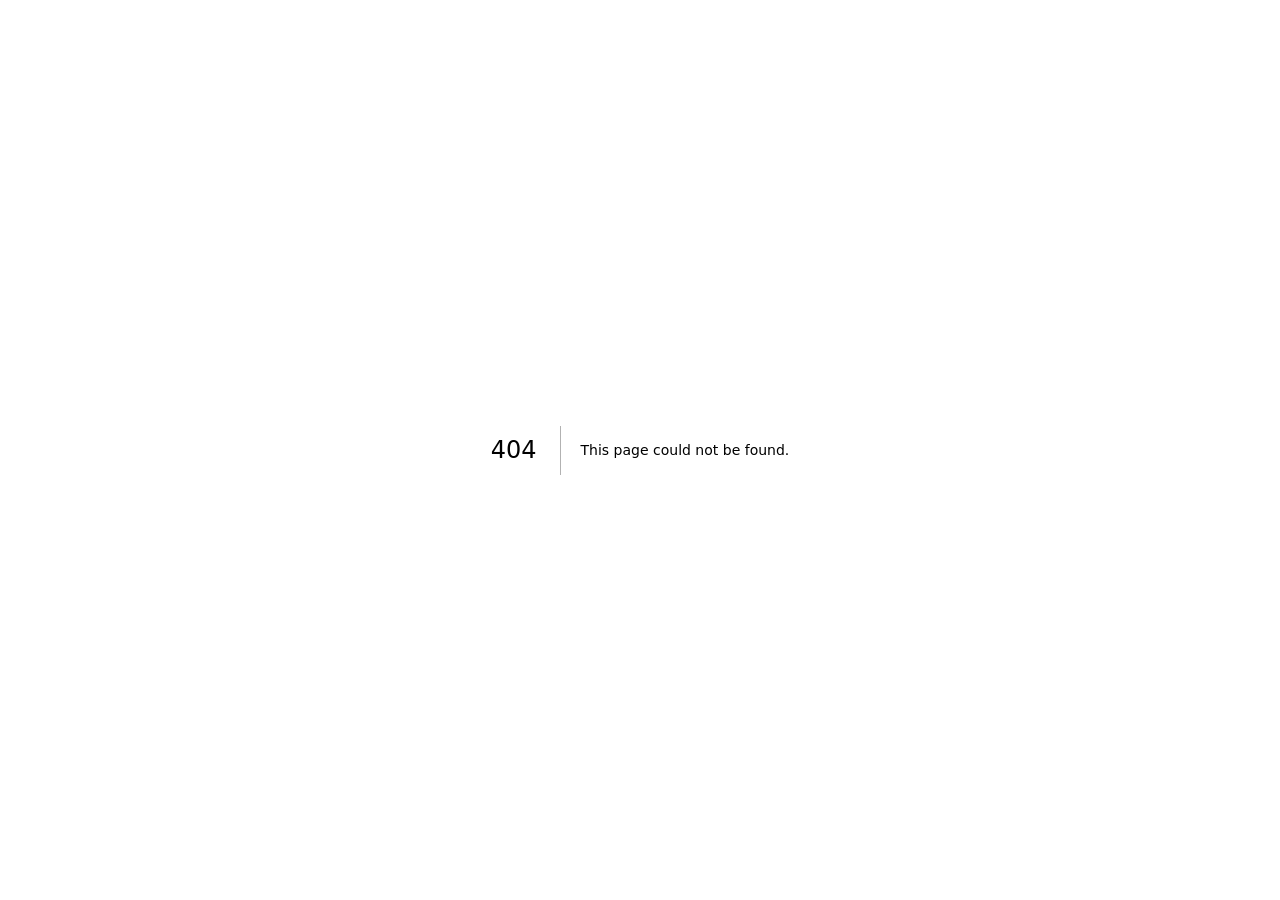
<file: 404/index.html>
<!DOCTYPE html><!--JLvhQaUQY6eGGxtULDHau--><html lang="ru"><head><meta charSet="utf-8"/><meta name="viewport" content="width=device-width, initial-scale=1"/><link rel="stylesheet" href="/_next/static/chunks/53890b832819b041.css" data-precedence="next"/><link rel="preload" as="script" fetchPriority="low" href="/_next/static/chunks/b5c73e02ab146a68.js"/><script src="/_next/static/chunks/94a0e9d27b5d7242.js" async=""></script><script src="/_next/static/chunks/8c8c28f39a86109c.js" async=""></script><script src="/_next/static/chunks/a7419f10514767cb.js" async=""></script><script src="/_next/static/chunks/3ba36db6a8e75c89.js" async=""></script><script src="/_next/static/chunks/a191666cb37a6650.js" async=""></script><script src="/_next/static/chunks/turbopack-c7a43bd351a46e70.js" async=""></script><script src="/_next/static/chunks/fc6aa991cc11b3aa.js" async=""></script><script src="/_next/static/chunks/f9743ea6b10818fc.js" async=""></script><script src="/_next/static/chunks/c6190d516b972bb6.js" async=""></script><script src="/_next/static/chunks/49e9059f9f179002.js" async=""></script><script src="/_next/static/chunks/178c5a3c6e7ffe60.js" async=""></script><script src="/_next/static/chunks/c09cca1f9ece8c27.js" async=""></script><script src="/_next/static/chunks/3510f6c2be0c476b.js" async=""></script><script src="/_next/static/chunks/4fa349a540596eb1.js" async=""></script><script src="/_next/static/chunks/82b742aba8b12f30.js" async=""></script><script src="/_next/static/chunks/ff1a16fafef87110.js" async=""></script><script src="/_next/static/chunks/510d145833bbde48.js" async=""></script><link rel="apple-touch-icon" href="/logo-3.png"/><link rel="icon" href="/logo-3.png"/><meta name="apple-mobile-web-app-capable" content="yes"/><meta name="apple-mobile-web-app-title" content="Hodleague"/><meta name="apple-mobile-web-app-status-bar-style" content="default"/><link rel="preconnect" href="https://uat.hodleague.com" crossorigin="anonymous"/><link rel="dns-prefetch" href="https://uat.hodleague.com"/><title>404: This page could not be found.</title><meta name="robots" content="noindex"/><meta name="next-size-adjust" content=""/><title>Hodleague</title><meta name="description" content="Build your crypto deck, compete in tournaments, and prove you&#x27;re the real alpha. Fantasy league for crypto degens."/><meta name="mobile-web-app-capable" content="yes"/><meta name="apple-mobile-web-app-title" content="Hodleague"/><meta name="apple-mobile-web-app-status-bar-style" content="default"/><meta property="og:title" content="Hodleague"/><meta property="og:description" content="Build your crypto deck, compete in tournaments, and prove you&#x27;re the real alpha. Fantasy league for crypto degens."/><meta property="og:url" content="https://hodleague.com/"/><meta property="og:site_name" content="Hodleague"/><meta property="og:image" content="https://hodleague.com/logo-3.png"/><meta property="og:image:width" content="512"/><meta property="og:image:height" content="512"/><meta property="og:image:alt" content="Hodleague"/><meta property="og:type" content="website"/><meta name="twitter:card" content="summary"/><meta name="twitter:title" content="Hodleague"/><meta name="twitter:description" content="Build your crypto deck, compete in tournaments, and prove you&#x27;re the real alpha. Fantasy league for crypto degens."/><meta name="twitter:image" content="https://hodleague.com/logo-3.png"/><link rel="icon" href="/favicon.ico?favicon.8103ba68.ico" sizes="32x32" type="image/x-icon"/><link rel="icon" href="/logo-3.png"/><link rel="apple-touch-icon" href="/logo-3.png"/><script>(function(){var q=location.search;if(!q||q.length<2)return;var params=new URLSearchParams(q.slice(1));var o={};var us=params.get('utm_source');if(us)o.utm_source=us;var um=params.get('utm_medium');if(um)o.utm_medium=um;var uc=params.get('utm_campaign');if(uc)o.utm_campaign=uc;var ml=params.get('fc_ml_id');if(ml)o.marketing_link_id=ml;if(!Object.keys(o).length)return;sessionStorage.setItem('hodleague_acquisition',JSON.stringify(o));})();</script><script>(function(){var p=location.pathname.replace(/\/$/,'')||'/';var b="";var r=b?p===b||p===b+'/':p===''||p==='/';if(r){var sq=location.search||'';var h=location.hash||'';location.replace((b?b+'/':'/')+'tournament/'+sq+h);}})();</script><script>(function(){var t=localStorage.getItem('hodleague-theme');if(t==='dark')document.documentElement.setAttribute('data-theme','dark');else if(t==='light')document.documentElement.setAttribute('data-theme','light');})();</script><script src="/_next/static/chunks/a6dad97d9634a72d.js" noModule=""></script></head><body class="instrument_sans_d1ca5634-module__PTTdIG__variable league_gothic_f760cda8-module__BmGifa__variable antialiased"><div hidden=""><!--$--><!--/$--></div><!--$!--><template data-dgst="BAILOUT_TO_CLIENT_SIDE_RENDERING"></template><!--/$--><div style="font-family:system-ui,&quot;Segoe UI&quot;,Roboto,Helvetica,Arial,sans-serif,&quot;Apple Color Emoji&quot;,&quot;Segoe UI Emoji&quot;;height:100vh;text-align:center;display:flex;flex-direction:column;align-items:center;justify-content:center"><div><style>body{color:#000;background:#fff;margin:0}.next-error-h1{border-right:1px solid rgba(0,0,0,.3)}@media (prefers-color-scheme:dark){body{color:#fff;background:#000}.next-error-h1{border-right:1px solid rgba(255,255,255,.3)}}</style><h1 class="next-error-h1" style="display:inline-block;margin:0 20px 0 0;padding:0 23px 0 0;font-size:24px;font-weight:500;vertical-align:top;line-height:49px">404</h1><div style="display:inline-block"><h2 style="font-size:14px;font-weight:400;line-height:49px;margin:0">This page could not be found.</h2></div></div></div><!--$--><!--/$--><script src="/_next/static/chunks/b5c73e02ab146a68.js" id="_R_" async=""></script><script>(self.__next_f=self.__next_f||[]).push([0])</script><script>self.__next_f.push([1,"1:\"$Sreact.fragment\"\n2:I[28739,[\"/_next/static/chunks/fc6aa991cc11b3aa.js\",\"/_next/static/chunks/f9743ea6b10818fc.js\",\"/_next/static/chunks/c6190d516b972bb6.js\",\"/_next/static/chunks/49e9059f9f179002.js\",\"/_next/static/chunks/178c5a3c6e7ffe60.js\",\"/_next/static/chunks/c09cca1f9ece8c27.js\",\"/_next/static/chunks/3510f6c2be0c476b.js\",\"/_next/static/chunks/4fa349a540596eb1.js\",\"/_next/static/chunks/82b742aba8b12f30.js\"],\"Providers\"]\n3:I[39756,[\"/_next/static/chunks/ff1a16fafef87110.js\",\"/_next/static/chunks/510d145833bbde48.js\"],\"default\"]\n4:I[37457,[\"/_next/static/chunks/ff1a16fafef87110.js\",\"/_next/static/chunks/510d145833bbde48.js\"],\"default\"]\n9:I[68027,[\"/_next/static/chunks/ff1a16fafef87110.js\",\"/_next/static/chunks/510d145833bbde48.js\"],\"default\"]\n:HL[\"/_next/static/chunks/53890b832819b041.css\",\"style\"]\n"])</script><script>self.__next_f.push([1,"0:{\"P\":null,\"b\":\"JLvhQaUQY6eGGxtULDHau\",\"c\":[\"\",\"_not-found\",\"\"],\"q\":\"\",\"i\":false,\"f\":[[[\"\",{\"children\":[\"/_not-found\",{\"children\":[\"__PAGE__\",{}]}]},\"$undefined\",\"$undefined\",true],[[\"$\",\"$1\",\"c\",{\"children\":[[[\"$\",\"link\",\"0\",{\"rel\":\"stylesheet\",\"href\":\"/_next/static/chunks/53890b832819b041.css\",\"precedence\":\"next\",\"crossOrigin\":\"$undefined\",\"nonce\":\"$undefined\"}],[\"$\",\"script\",\"script-0\",{\"src\":\"/_next/static/chunks/fc6aa991cc11b3aa.js\",\"async\":true,\"nonce\":\"$undefined\"}],[\"$\",\"script\",\"script-1\",{\"src\":\"/_next/static/chunks/f9743ea6b10818fc.js\",\"async\":true,\"nonce\":\"$undefined\"}],[\"$\",\"script\",\"script-2\",{\"src\":\"/_next/static/chunks/c6190d516b972bb6.js\",\"async\":true,\"nonce\":\"$undefined\"}],[\"$\",\"script\",\"script-3\",{\"src\":\"/_next/static/chunks/49e9059f9f179002.js\",\"async\":true,\"nonce\":\"$undefined\"}],[\"$\",\"script\",\"script-4\",{\"src\":\"/_next/static/chunks/178c5a3c6e7ffe60.js\",\"async\":true,\"nonce\":\"$undefined\"}],[\"$\",\"script\",\"script-5\",{\"src\":\"/_next/static/chunks/c09cca1f9ece8c27.js\",\"async\":true,\"nonce\":\"$undefined\"}],[\"$\",\"script\",\"script-6\",{\"src\":\"/_next/static/chunks/3510f6c2be0c476b.js\",\"async\":true,\"nonce\":\"$undefined\"}],[\"$\",\"script\",\"script-7\",{\"src\":\"/_next/static/chunks/4fa349a540596eb1.js\",\"async\":true,\"nonce\":\"$undefined\"}],[\"$\",\"script\",\"script-8\",{\"src\":\"/_next/static/chunks/82b742aba8b12f30.js\",\"async\":true,\"nonce\":\"$undefined\"}]],[\"$\",\"html\",null,{\"lang\":\"ru\",\"suppressHydrationWarning\":true,\"children\":[[\"$\",\"head\",null,{\"children\":[[\"$\",\"link\",null,{\"rel\":\"apple-touch-icon\",\"href\":\"/logo-3.png\"}],[\"$\",\"link\",null,{\"rel\":\"icon\",\"href\":\"/logo-3.png\"}],[\"$\",\"meta\",null,{\"name\":\"apple-mobile-web-app-capable\",\"content\":\"yes\"}],[\"$\",\"meta\",null,{\"name\":\"apple-mobile-web-app-title\",\"content\":\"Hodleague\"}],[\"$\",\"meta\",null,{\"name\":\"apple-mobile-web-app-status-bar-style\",\"content\":\"default\"}],[\"$\",\"script\",null,{\"dangerouslySetInnerHTML\":{\"__html\":\"(function(){var q=location.search;if(!q||q.length\u003c2)return;var params=new URLSearchParams(q.slice(1));var o={};var us=params.get('utm_source');if(us)o.utm_source=us;var um=params.get('utm_medium');if(um)o.utm_medium=um;var uc=params.get('utm_campaign');if(uc)o.utm_campaign=uc;var ml=params.get('fc_ml_id');if(ml)o.marketing_link_id=ml;if(!Object.keys(o).length)return;sessionStorage.setItem('hodleague_acquisition',JSON.stringify(o));})();\"}}],[\"$\",\"script\",null,{\"dangerouslySetInnerHTML\":{\"__html\":\"(function(){var p=location.pathname.replace(/\\\\/$/,'')||'/';var b=\\\"\\\";var r=b?p===b||p===b+'/':p===''||p==='/';if(r){var sq=location.search||'';var h=location.hash||'';location.replace((b?b+'/':'/')+'tournament/'+sq+h);}})();\"}}],[\"$\",\"link\",null,{\"rel\":\"preconnect\",\"href\":\"https://uat.hodleague.com\",\"crossOrigin\":\"anonymous\"}],[\"$\",\"link\",null,{\"rel\":\"dns-prefetch\",\"href\":\"https://uat.hodleague.com\"}],[\"$\",\"script\",null,{\"dangerouslySetInnerHTML\":{\"__html\":\"(function(){var t=localStorage.getItem('hodleague-theme');if(t==='dark')document.documentElement.setAttribute('data-theme','dark');else if(t==='light')document.documentElement.setAttribute('data-theme','light');})();\"}}]]}],[\"$\",\"body\",null,{\"className\":\"instrument_sans_d1ca5634-module__PTTdIG__variable league_gothic_f760cda8-module__BmGifa__variable antialiased\",\"children\":[\"$\",\"$L2\",null,{\"children\":[\"$\",\"$L3\",null,{\"parallelRouterKey\":\"children\",\"error\":\"$undefined\",\"errorStyles\":\"$undefined\",\"errorScripts\":\"$undefined\",\"template\":[\"$\",\"$L4\",null,{}],\"templateStyles\":\"$undefined\",\"templateScripts\":\"$undefined\",\"notFound\":[[[\"$\",\"title\",null,{\"children\":\"404: This page could not be found.\"}],[\"$\",\"div\",null,{\"style\":{\"fontFamily\":\"system-ui,\\\"Segoe UI\\\",Roboto,Helvetica,Arial,sans-serif,\\\"Apple Color Emoji\\\",\\\"Segoe UI Emoji\\\"\",\"height\":\"100vh\",\"textAlign\":\"center\",\"display\":\"flex\",\"flexDirection\":\"column\",\"alignItems\":\"center\",\"justifyContent\":\"center\"},\"children\":[\"$\",\"div\",null,{\"children\":[[\"$\",\"style\",null,{\"dangerouslySetInnerHTML\":{\"__html\":\"body{color:#000;background:#fff;margin:0}.next-error-h1{border-right:1px solid rgba(0,0,0,.3)}@media (prefers-color-scheme:dark){body{color:#fff;background:#000}.next-error-h1{border-right:1px solid rgba(255,255,255,.3)}}\"}}],[\"$\",\"h1\",null,{\"className\":\"next-error-h1\",\"style\":{\"display\":\"inline-block\",\"margin\":\"0 20px 0 0\",\"padding\":\"0 23px 0 0\",\"fontSize\":24,\"fontWeight\":500,\"verticalAlign\":\"top\",\"lineHeight\":\"49px\"},\"children\":404}],\"$L5\"]}]}]],[]],\"forbidden\":\"$undefined\",\"unauthorized\":\"$undefined\"}]}]}]]}]]}],{\"children\":[\"$L6\",{\"children\":[\"$L7\",{},null,false,false]},null,false,false]},null,false,false],\"$L8\",false]],\"m\":\"$undefined\",\"G\":[\"$9\",\"$undefined\"],\"S\":true}\n"])</script><script>self.__next_f.push([1,"a:I[97367,[\"/_next/static/chunks/ff1a16fafef87110.js\",\"/_next/static/chunks/510d145833bbde48.js\"],\"OutletBoundary\"]\nb:\"$Sreact.suspense\"\nd:I[97367,[\"/_next/static/chunks/ff1a16fafef87110.js\",\"/_next/static/chunks/510d145833bbde48.js\"],\"ViewportBoundary\"]\nf:I[97367,[\"/_next/static/chunks/ff1a16fafef87110.js\",\"/_next/static/chunks/510d145833bbde48.js\"],\"MetadataBoundary\"]\n5:[\"$\",\"div\",null,{\"style\":{\"display\":\"inline-block\"},\"children\":[\"$\",\"h2\",null,{\"style\":{\"fontSize\":14,\"fontWeight\":400,\"lineHeight\":\"49px\",\"margin\":0},\"children\":\"This page could not be found.\"}]}]\n6:[\"$\",\"$1\",\"c\",{\"children\":[null,[\"$\",\"$L3\",null,{\"parallelRouterKey\":\"children\",\"error\":\"$undefined\",\"errorStyles\":\"$undefined\",\"errorScripts\":\"$undefined\",\"template\":[\"$\",\"$L4\",null,{}],\"templateStyles\":\"$undefined\",\"templateScripts\":\"$undefined\",\"notFound\":\"$undefined\",\"forbidden\":\"$undefined\",\"unauthorized\":\"$undefined\"}]]}]\n7:[\"$\",\"$1\",\"c\",{\"children\":[[[\"$\",\"title\",null,{\"children\":\"404: This page could not be found.\"}],[\"$\",\"div\",null,{\"style\":\"$0:f:0:1:0:props:children:1:props:children:1:props:children:props:children:props:notFound:0:1:props:style\",\"children\":[\"$\",\"div\",null,{\"children\":[[\"$\",\"style\",null,{\"dangerouslySetInnerHTML\":{\"__html\":\"body{color:#000;background:#fff;margin:0}.next-error-h1{border-right:1px solid rgba(0,0,0,.3)}@media (prefers-color-scheme:dark){body{color:#fff;background:#000}.next-error-h1{border-right:1px solid rgba(255,255,255,.3)}}\"}}],[\"$\",\"h1\",null,{\"className\":\"next-error-h1\",\"style\":\"$0:f:0:1:0:props:children:1:props:children:1:props:children:props:children:props:notFound:0:1:props:children:props:children:1:props:style\",\"children\":404}],[\"$\",\"div\",null,{\"style\":\"$5:props:style\",\"children\":[\"$\",\"h2\",null,{\"style\":\"$5:props:children:props:style\",\"children\":\"This page could not be found.\"}]}]]}]}]],null,[\"$\",\"$La\",null,{\"children\":[\"$\",\"$b\",null,{\"name\":\"Next.MetadataOutlet\",\"children\":\"$@c\"}]}]]}]\n8:[\"$\",\"$1\",\"h\",{\"children\":[[\"$\",\"meta\",null,{\"name\":\"robots\",\"content\":\"noindex\"}],[\"$\",\"$Ld\",null,{\"children\":\"$Le\"}],[\"$\",\"div\",null,{\"hidden\":true,\"children\":[\"$\",\"$Lf\",null,{\"children\":[\"$\",\"$b\",null,{\"name\":\"Next.Metadata\",\"children\":\"$L10\"}]}]}],[\"$\",\"meta\",null,{\"name\":\"next-size-adjust\",\"content\":\"\"}]]}]\n"])</script><script>self.__next_f.push([1,"e:[[\"$\",\"meta\",\"0\",{\"charSet\":\"utf-8\"}],[\"$\",\"meta\",\"1\",{\"name\":\"viewport\",\"content\":\"width=device-width, initial-scale=1\"}]]\n"])</script><script>self.__next_f.push([1,"11:I[27201,[\"/_next/static/chunks/ff1a16fafef87110.js\",\"/_next/static/chunks/510d145833bbde48.js\"],\"IconMark\"]\nc:null\n"])</script><script>self.__next_f.push([1,"10:[[\"$\",\"title\",\"0\",{\"children\":\"Hodleague\"}],[\"$\",\"meta\",\"1\",{\"name\":\"description\",\"content\":\"Build your crypto deck, compete in tournaments, and prove you're the real alpha. Fantasy league for crypto degens.\"}],[\"$\",\"meta\",\"2\",{\"name\":\"mobile-web-app-capable\",\"content\":\"yes\"}],[\"$\",\"meta\",\"3\",{\"name\":\"apple-mobile-web-app-title\",\"content\":\"Hodleague\"}],[\"$\",\"meta\",\"4\",{\"name\":\"apple-mobile-web-app-status-bar-style\",\"content\":\"default\"}],[\"$\",\"meta\",\"5\",{\"property\":\"og:title\",\"content\":\"Hodleague\"}],[\"$\",\"meta\",\"6\",{\"property\":\"og:description\",\"content\":\"Build your crypto deck, compete in tournaments, and prove you're the real alpha. Fantasy league for crypto degens.\"}],[\"$\",\"meta\",\"7\",{\"property\":\"og:url\",\"content\":\"https://hodleague.com/\"}],[\"$\",\"meta\",\"8\",{\"property\":\"og:site_name\",\"content\":\"Hodleague\"}],[\"$\",\"meta\",\"9\",{\"property\":\"og:image\",\"content\":\"https://hodleague.com/logo-3.png\"}],[\"$\",\"meta\",\"10\",{\"property\":\"og:image:width\",\"content\":\"512\"}],[\"$\",\"meta\",\"11\",{\"property\":\"og:image:height\",\"content\":\"512\"}],[\"$\",\"meta\",\"12\",{\"property\":\"og:image:alt\",\"content\":\"Hodleague\"}],[\"$\",\"meta\",\"13\",{\"property\":\"og:type\",\"content\":\"website\"}],[\"$\",\"meta\",\"14\",{\"name\":\"twitter:card\",\"content\":\"summary\"}],[\"$\",\"meta\",\"15\",{\"name\":\"twitter:title\",\"content\":\"Hodleague\"}],[\"$\",\"meta\",\"16\",{\"name\":\"twitter:description\",\"content\":\"Build your crypto deck, compete in tournaments, and prove you're the real alpha. Fantasy league for crypto degens.\"}],[\"$\",\"meta\",\"17\",{\"name\":\"twitter:image\",\"content\":\"https://hodleague.com/logo-3.png\"}],[\"$\",\"link\",\"18\",{\"rel\":\"icon\",\"href\":\"/favicon.ico?favicon.8103ba68.ico\",\"sizes\":\"32x32\",\"type\":\"image/x-icon\"}],[\"$\",\"link\",\"19\",{\"rel\":\"icon\",\"href\":\"/logo-3.png\"}],[\"$\",\"link\",\"20\",{\"rel\":\"apple-touch-icon\",\"href\":\"/logo-3.png\"}],[\"$\",\"$L11\",\"21\",{}]]\n"])</script></body></html>
</file>
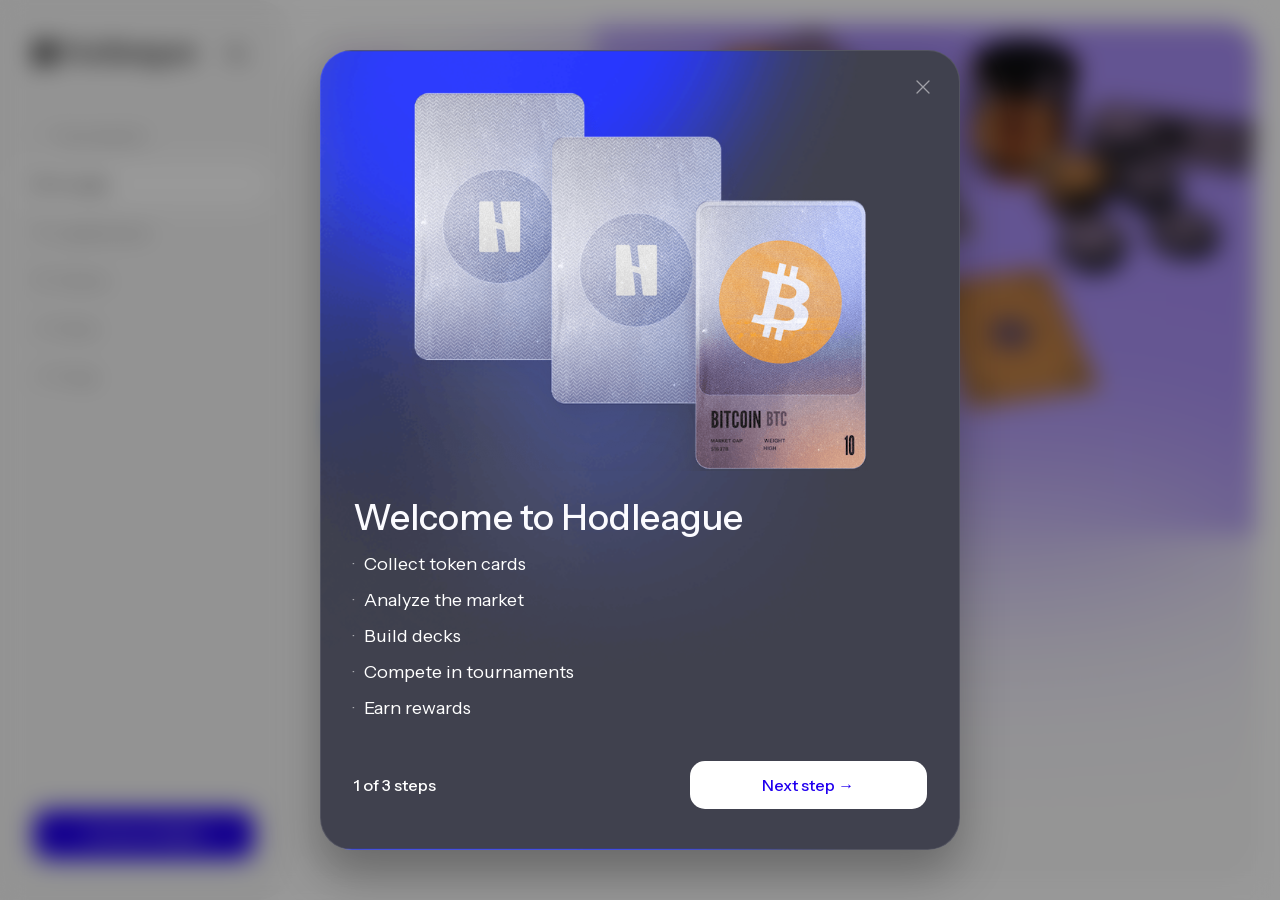
<file: arcade/index.html>
<!DOCTYPE html><!--JLvhQaUQY6eGGxtULDHau--><html lang="ru"><head><meta charSet="utf-8"/><meta name="viewport" content="width=device-width, initial-scale=1"/><link rel="preload" href="/_next/static/media/011cc18608a24a6f-s.p.d92c1f67.woff2" as="font" crossorigin="" type="font/woff2"/><link rel="preload" href="/_next/static/media/f06bf9da926bae75-s.p.c68a79fb.woff2" as="font" crossorigin="" type="font/woff2"/><link rel="stylesheet" href="/_next/static/chunks/53890b832819b041.css" data-precedence="next"/><link rel="preload" as="script" fetchPriority="low" href="/_next/static/chunks/b5c73e02ab146a68.js"/><script src="/_next/static/chunks/94a0e9d27b5d7242.js" async=""></script><script src="/_next/static/chunks/8c8c28f39a86109c.js" async=""></script><script src="/_next/static/chunks/a7419f10514767cb.js" async=""></script><script src="/_next/static/chunks/3ba36db6a8e75c89.js" async=""></script><script src="/_next/static/chunks/a191666cb37a6650.js" async=""></script><script src="/_next/static/chunks/turbopack-c7a43bd351a46e70.js" async=""></script><script src="/_next/static/chunks/fc6aa991cc11b3aa.js" async=""></script><script src="/_next/static/chunks/f9743ea6b10818fc.js" async=""></script><script src="/_next/static/chunks/c6190d516b972bb6.js" async=""></script><script src="/_next/static/chunks/49e9059f9f179002.js" async=""></script><script src="/_next/static/chunks/178c5a3c6e7ffe60.js" async=""></script><script src="/_next/static/chunks/c09cca1f9ece8c27.js" async=""></script><script src="/_next/static/chunks/3510f6c2be0c476b.js" async=""></script><script src="/_next/static/chunks/4fa349a540596eb1.js" async=""></script><script src="/_next/static/chunks/82b742aba8b12f30.js" async=""></script><script src="/_next/static/chunks/ff1a16fafef87110.js" async=""></script><script src="/_next/static/chunks/510d145833bbde48.js" async=""></script><script src="/_next/static/chunks/2b0eba828f3138a3.js" async=""></script><script src="/_next/static/chunks/91c6a71777c30e77.js" async=""></script><script src="/_next/static/chunks/b58d8a1c34533af5.js" async=""></script><link rel="apple-touch-icon" href="/logo-3.png"/><link rel="icon" href="/logo-3.png"/><meta name="apple-mobile-web-app-capable" content="yes"/><meta name="apple-mobile-web-app-title" content="Hodleague"/><meta name="apple-mobile-web-app-status-bar-style" content="default"/><link rel="preconnect" href="https://uat.hodleague.com" crossorigin="anonymous"/><link rel="dns-prefetch" href="https://uat.hodleague.com"/><meta name="next-size-adjust" content=""/><title>Hodleague</title><meta name="description" content="Build your crypto deck, compete in tournaments, and prove you&#x27;re the real alpha. Fantasy league for crypto degens."/><meta name="mobile-web-app-capable" content="yes"/><meta name="apple-mobile-web-app-title" content="Hodleague"/><meta name="apple-mobile-web-app-status-bar-style" content="default"/><meta property="og:title" content="Hodleague"/><meta property="og:description" content="Build your crypto deck, compete in tournaments, and prove you&#x27;re the real alpha. Fantasy league for crypto degens."/><meta property="og:url" content="https://hodleague.com/"/><meta property="og:site_name" content="Hodleague"/><meta property="og:image" content="https://hodleague.com/logo-3.png"/><meta property="og:image:width" content="512"/><meta property="og:image:height" content="512"/><meta property="og:image:alt" content="Hodleague"/><meta property="og:type" content="website"/><meta name="twitter:card" content="summary"/><meta name="twitter:title" content="Hodleague"/><meta name="twitter:description" content="Build your crypto deck, compete in tournaments, and prove you&#x27;re the real alpha. Fantasy league for crypto degens."/><meta name="twitter:image" content="https://hodleague.com/logo-3.png"/><link rel="icon" href="/favicon.ico?favicon.8103ba68.ico" sizes="32x32" type="image/x-icon"/><link rel="icon" href="/logo-3.png"/><link rel="apple-touch-icon" href="/logo-3.png"/><script>(function(){var q=location.search;if(!q||q.length<2)return;var params=new URLSearchParams(q.slice(1));var o={};var us=params.get('utm_source');if(us)o.utm_source=us;var um=params.get('utm_medium');if(um)o.utm_medium=um;var uc=params.get('utm_campaign');if(uc)o.utm_campaign=uc;var ml=params.get('fc_ml_id');if(ml)o.marketing_link_id=ml;if(!Object.keys(o).length)return;sessionStorage.setItem('hodleague_acquisition',JSON.stringify(o));})();</script><script>(function(){var p=location.pathname.replace(/\/$/,'')||'/';var b="";var r=b?p===b||p===b+'/':p===''||p==='/';if(r){var sq=location.search||'';var h=location.hash||'';location.replace((b?b+'/':'/')+'tournament/'+sq+h);}})();</script><script>(function(){var t=localStorage.getItem('hodleague-theme');if(t==='dark')document.documentElement.setAttribute('data-theme','dark');else if(t==='light')document.documentElement.setAttribute('data-theme','light');})();</script><script src="/_next/static/chunks/a6dad97d9634a72d.js" noModule=""></script></head><body class="instrument_sans_d1ca5634-module__PTTdIG__variable league_gothic_f760cda8-module__BmGifa__variable antialiased"><div hidden=""><!--$--><!--/$--></div><!--$!--><template data-dgst="BAILOUT_TO_CLIENT_SIDE_RENDERING"></template><!--/$--><div class="flex h-dvh bg-[var(--background)]"><div class="md:hidden fixed top-0 left-0 right-0 z-[60] flex items-center justify-between gap-2 px-6 py-4 touch-none select-none bg-transparent backdrop-blur-[75px] rounded-br-[30px]"><div class="flex items-center gap-2 min-w-0 flex-1" data-ph-capture-attribute-button="page-header-menu"><div class="w-[24px] h-[24px] text-[var(--text-primary)] flex items-center justify-center overflow-hidden shrink-0 "><svg width="12" height="14" viewBox="0 0 12 14" fill="none" xmlns="http://www.w3.org/2000/svg" class="w-full h-full"><path d="M6.41047 2.35023e-08C6.12406 1.09829e-08 5.90162 0.249602 5.93447 0.534121L7.44135 13.5852C7.46927 13.8269 7.67398 14.0094 7.91735 14.0094L10.8684 14.0094C11.133 14.0094 11.3475 13.7949 11.3475 13.5302L11.3475 0.479161C11.3475 0.214527 11.133 2.2993e-07 10.8684 2.18363e-07L6.41047 2.35023e-08Z" fill="currentColor"></path><path d="M4.93694 14.0098C5.22335 14.0098 5.44579 13.7602 5.41294 13.4756L3.90606 0.424584C3.87814 0.182819 3.67343 0.000380437 3.43006 0.000380427L0.479051 0.000380298C0.214417 0.000380286 -0.0001105 0.214908 -0.000110512 0.479542L-0.000111082 13.5306C-0.000111094 13.7952 0.214417 14.0098 0.47905 14.0098L4.93694 14.0098Z" fill="currentColor"></path><rect x="4.00781" y="5.53418" width="4.06272" height="1.68113" transform="rotate(15 4.00781 5.53418)" fill="currentColor"></rect></svg></div><span class="text-xl font-medium text-[var(--text-primary)] truncate">Arcade</span></div><div class="flex items-center gap-1"><button type="button" data-ph-capture-attribute-button="theme-toggle" class="p-2 rounded-lg hover:bg-[var(--surface-hover)] transition-colors text-[var(--text-primary)]" aria-label="Enable dark theme" title="Dark theme"><svg width="20" height="20" viewBox="0 0 24 24" fill="none" stroke="currentColor" stroke-width="2" stroke-linecap="round" stroke-linejoin="round"><path d="M21 12.79A9 9 0 1 1 11.21 3 7 7 0 0 0 21 12.79z"></path></svg></button><button class="relative p-2 -m-2 hover:bg-[var(--sidebar-hover)] rounded-lg transition-colors w-10 h-10 flex items-center justify-center" aria-label="Open menu" data-ph-capture-attribute-button="mobile-menu-toggle"><svg class="absolute w-6 h-6 text-[var(--text-primary)] transition-all duration-300 opacity-100 rotate-0 scale-100" fill="none" stroke="currentColor" viewBox="0 0 24 24"><path stroke-linecap="round" stroke-linejoin="round" stroke-width="2" d="M4 6h16M4 12h16M4 18h16"></path></svg><svg class="absolute w-6 h-6 text-[var(--text-primary)] transition-all duration-300 opacity-0 -rotate-90 scale-0" fill="none" stroke="currentColor" viewBox="0 0 24 24"><path stroke-linecap="round" stroke-linejoin="round" stroke-width="2" d="M6 18L18 6M6 6l12 12"></path></svg></button></div></div><aside class="
        w-72 bg-[var(--sidebar-bg)] flex flex-col h-dvh fixed left-0 top-0 rounded-r-[30px] border border-[var(--border-subtle)] backdrop-blur-[75px] z-50
        transform transition-transform duration-300 ease-in-out
        -translate-x-full
        md:translate-x-0 md:static
      "><div class="px-8 pt-8 flex items-center justify-between shrink-0 hidden display-none md:flex"><div class="flex items-center gap-1"><div class="w-[24px] h-[24px] text-[var(--text-primary)] flex items-center justify-center overflow-hidden shrink-0 "><svg width="12" height="14" viewBox="0 0 12 14" fill="none" xmlns="http://www.w3.org/2000/svg" class="w-full h-full"><path d="M6.41047 2.35023e-08C6.12406 1.09829e-08 5.90162 0.249602 5.93447 0.534121L7.44135 13.5852C7.46927 13.8269 7.67398 14.0094 7.91735 14.0094L10.8684 14.0094C11.133 14.0094 11.3475 13.7949 11.3475 13.5302L11.3475 0.479161C11.3475 0.214527 11.133 2.2993e-07 10.8684 2.18363e-07L6.41047 2.35023e-08Z" fill="currentColor"></path><path d="M4.93694 14.0098C5.22335 14.0098 5.44579 13.7602 5.41294 13.4756L3.90606 0.424584C3.87814 0.182819 3.67343 0.000380437 3.43006 0.000380427L0.479051 0.000380298C0.214417 0.000380286 -0.0001105 0.214908 -0.000110512 0.479542L-0.000111082 13.5306C-0.000111094 13.7952 0.214417 14.0098 0.47905 14.0098L4.93694 14.0098Z" fill="currentColor"></path><rect x="4.00781" y="5.53418" width="4.06272" height="1.68113" transform="rotate(15 4.00781 5.53418)" fill="currentColor"></rect></svg></div><span class="text-[26px] font-medium text-[var(--text-primary)]">Hodleague</span></div><div class="hidden md:block shrink-0"><button type="button" data-ph-capture-attribute-button="theme-toggle" class="p-2 rounded-lg hover:bg-[var(--surface-hover)] transition-colors text-[var(--text-primary)]" aria-label="Enable dark theme" title="Dark theme"><svg width="20" height="20" viewBox="0 0 24 24" fill="none" stroke="currentColor" stroke-width="2" stroke-linecap="round" stroke-linejoin="round"><path d="M21 12.79A9 9 0 1 1 11.21 3 7 7 0 0 0 21 12.79z"></path></svg></button></div><button class="md:hidden p-2 hover:bg-[var(--surface-hover)] rounded-lg transition-colors" aria-label="Close menu" data-ph-capture-attribute-button="sidebar-close"><svg class="w-6 h-6 text-[var(--text-primary)]" fill="none" stroke="currentColor" viewBox="0 0 24 24"><path stroke-linecap="round" stroke-linejoin="round" stroke-width="2" d="M6 18L18 6M6 6l12 12"></path></svg></button></div><nav class="flex-1 px-4  pt-16 md:pt-10"><ul class="space-y-0"><li><a data-ph-capture-attribute-button="nav-tournament" class="flex items-center gap-[5px] px-2 md:px-4 py-2 h-12 rounded-[30px] transition-colors text-[var(--nav-item-inactive)] hover:text-[var(--nav-item-inactive-hover)]" href="/tournament/"><svg width="16" height="16" viewBox="0 0 22 22" fill="none" xmlns="http://www.w3.org/2000/svg"><g clip-path="url(#clip0_169_7249)"><path d="M4.39893 10.2377L5.37499 13.8804M5.37499 13.8804L9.01773 12.9043M5.37499 13.8804L10.7083 4.64278M17.4579 11.6188L16.4818 7.97611M16.4818 7.97611L12.8391 8.95218M16.4818 7.97611L11.1485 17.2137" stroke="var(--nav-item-inactive)" stroke-opacity="0.5" stroke-width="1.33333" stroke-linecap="round" stroke-linejoin="round"></path></g><defs><clipPath id="clip0_169_7249"><rect width="16" height="16" fill="white" transform="translate(8) rotate(30)"></rect></clipPath></defs></svg><span class="text-[16px]">Tournament</span></a></li><li><a data-ph-capture-attribute-button="nav-arcade" class="flex items-center gap-[5px] px-2 md:px-4 py-2 h-12 rounded-[30px] transition-colors bg-[var(--nav-item-active-bg)] text-[var(--nav-item-active-text)]" href="/arcade/"><svg width="16" height="16" viewBox="0 0 16 16" fill="none" xmlns="http://www.w3.org/2000/svg"><path d="M2 5.5C2 4.67 2.67 4 3.5 4h9c.83 0 1.5.67 1.5 1.5v5c0 .83-.67 1.5-1.5 1.5h-9C2.67 12 2 11.33 2 10.5v-5z" stroke="var(--nav-item-active-text)" stroke-opacity="1" stroke-width="1.33" stroke-linecap="round" stroke-linejoin="round"></path><path d="M6 7H4M5 6v2" stroke="var(--nav-item-active-text)" stroke-opacity="1" stroke-width="1.33" stroke-linecap="round"></path><circle cx="10.5" cy="7.5" r="0.75" fill="var(--nav-item-active-text)" fill-opacity="1"></circle><circle cx="12" cy="6.5" r="0.75" fill="var(--nav-item-active-text)" fill-opacity="1"></circle></svg><span class="text-[16px]">Arcade</span></a></li><li><a data-ph-capture-attribute-button="nav-leaderboard" class="flex items-center gap-[5px] px-2 md:px-4 py-2 h-12 rounded-[30px] transition-colors text-[var(--nav-item-inactive)] hover:text-[var(--nav-item-inactive-hover)]" href="/leaderboard/"><svg width="16" height="16" viewBox="0 0 16 16" fill="none" xmlns="http://www.w3.org/2000/svg"><g clip-path="url(#clip0_169_7255)"><path d="M4.8068 10L1.77347 4.76004C1.64267 4.53396 1.58115 4.27443 1.59656 4.01369C1.61197 3.75295 1.70362 3.50248 1.86013 3.29337L2.93347 1.86671C3.05766 1.70111 3.21871 1.56671 3.40385 1.47414C3.58899 1.38157 3.79314 1.33337 4.00013 1.33337H12.0001C12.2071 1.33337 12.4113 1.38157 12.5964 1.47414C12.7816 1.56671 12.9426 1.70111 13.0668 1.86671L14.1335 3.29337C14.291 3.50181 14.3839 3.75194 14.4004 4.01269C14.417 4.27344 14.3567 4.53332 14.2268 4.76004L11.1935 10M7.33357 8.00001L3.41357 1.46667M8.66683 8.00001L12.5868 1.46667M5.3335 4.66671H10.6668M8.00016 12V10.6667H7.66683M11.3335 11.3334C11.3335 13.1743 9.84111 14.6667 8.00016 14.6667C6.15921 14.6667 4.66683 13.1743 4.66683 11.3334C4.66683 9.49242 6.15921 8.00004 8.00016 8.00004C9.84111 8.00004 11.3335 9.49242 11.3335 11.3334Z" stroke="var(--nav-item-inactive)" stroke-opacity="0.5" stroke-width="1.33333" stroke-linecap="round" stroke-linejoin="round"></path></g><defs><clipPath id="clip0_169_7255"><rect width="16" height="16" fill="white"></rect></clipPath></defs></svg><span class="text-[16px]">Leaderboard</span></a></li><li><a data-ph-capture-attribute-button="nav-tokens" class="flex items-center gap-[5px] px-2 md:px-4 py-2 h-12 rounded-[30px] transition-colors text-[var(--nav-item-inactive)] hover:text-[var(--nav-item-inactive-hover)]" href="/tokens/"><svg width="16" height="16" viewBox="0 0 16 16" fill="none" xmlns="http://www.w3.org/2000/svg"><g fill="var(--nav-item-inactive)" fill-opacity="0.5" fill-rule="evenodd" clip-rule="evenodd"><path d="M5.791 3.318L3.316 5.793a1 1 0 000 1.414l2.475 2.475a1 1 0 001.415 0L9.68 7.207a1 1 0 000-1.414L7.206 3.318a1 1 0 00-1.415 0zm.707 4.95L4.731 6.5l1.767-1.768L8.266 6.5 6.498 8.268z"></path><path d="M0 6.5a6.5 6.5 0 0112.346-2.845 6.5 6.5 0 11-8.691 8.691A6.5 6.5 0 010 6.5zm6.5-5a5 5 0 100 10 5 5 0 000-10zm6.5 5c0-.201-.01-.4-.027-.597a5 5 0 11-7.07 7.07A6.5 6.5 0 0013 6.5z"></path></g></svg><span class="text-[16px]">Tokens</span></a></li><li><a data-ph-capture-attribute-button="nav-packs" class="flex items-center gap-[5px] px-2 md:px-4 py-2 h-12 rounded-[30px] transition-colors text-[var(--nav-item-inactive)] hover:text-[var(--nav-item-inactive-hover)]" href="/packs/"><svg width="16" height="16" viewBox="0 0 16 16" fill="none" xmlns="http://www.w3.org/2000/svg"><mask id="path-1-inside-1_169_7258" fill="white"><rect x="7" y="2" width="6" height="9" rx="1"></rect></mask><rect x="7" y="2" width="6" height="9" rx="1" stroke="var(--nav-item-inactive)" stroke-opacity="0.5" stroke-width="2.6" mask="url(#path-1-inside-1_169_7258)"></rect><mask id="path-2-inside-2_169_7258" fill="white"><rect x="5" y="4" width="6" height="9" rx="1"></rect></mask><rect x="5" y="4" width="6" height="9" rx="1" fill="var(--icon-bg)" stroke="var(--nav-item-inactive)" stroke-opacity="0.5" stroke-width="2.6" mask="url(#path-2-inside-2_169_7258)"></rect><mask id="path-3-inside-3_169_7258" fill="white"><rect x="3" y="6" width="6" height="9" rx="1"></rect></mask><rect x="3" y="6" width="6" height="9" rx="1" fill="var(--icon-bg)" stroke="var(--nav-item-inactive)" stroke-opacity="0.5" stroke-width="2.6" mask="url(#path-3-inside-3_169_7258)"></rect></svg><span class="text-[16px]">Packs</span></a></li><li><a data-ph-capture-attribute-button="nav-forge" class="flex items-center gap-[5px] px-2 md:px-4 py-2 h-12 rounded-[30px] transition-colors text-[var(--nav-item-inactive)] hover:text-[var(--nav-item-inactive-hover)]" href="/forge/"><svg width="16" height="16" viewBox="0 0 16 16" fill="none" xmlns="http://www.w3.org/2000/svg"><path d="M11.5 1.75L7.25 6M10.25 1h3v2.25h-2L10.25 1z" stroke="var(--nav-item-inactive)" stroke-opacity="0.5" stroke-width="1.33" stroke-linecap="round" stroke-linejoin="round"></path><path d="M2 12.75h12M3.5 9.5h9l1.25 3.25H2.25l1.25-3.25z" stroke="var(--nav-item-inactive)" stroke-opacity="0.5" stroke-width="1.33" stroke-linecap="round" stroke-linejoin="round"></path></svg><span class="text-[16px]">Forge</span></a></li></ul></nav><div class="p-4 pb-6"><div class="rounded-[30px] bg-[var(--userinfo-bg)] border border-[var(--input-border)] backdrop-blur-[150px] p-4"></div></div></aside><div class="flex flex-col flex-1 min-w-0"><main class="flex-1 min-w-0 overflow-x-hidden overflow-y-auto overscroll-contain bg-[var(--background)] pt-18 py-5 px-4 md:py-6 md:px-6"><!--$!--><template data-dgst="BAILOUT_TO_CLIENT_SIDE_RENDERING"></template><!--/$--><!--$--><!--/$--></main></div></div><script src="/_next/static/chunks/b5c73e02ab146a68.js" id="_R_" async=""></script><script>(self.__next_f=self.__next_f||[]).push([0])</script><script>self.__next_f.push([1,"1:\"$Sreact.fragment\"\n2:I[28739,[\"/_next/static/chunks/fc6aa991cc11b3aa.js\",\"/_next/static/chunks/f9743ea6b10818fc.js\",\"/_next/static/chunks/c6190d516b972bb6.js\",\"/_next/static/chunks/49e9059f9f179002.js\",\"/_next/static/chunks/178c5a3c6e7ffe60.js\",\"/_next/static/chunks/c09cca1f9ece8c27.js\",\"/_next/static/chunks/3510f6c2be0c476b.js\",\"/_next/static/chunks/4fa349a540596eb1.js\",\"/_next/static/chunks/82b742aba8b12f30.js\"],\"Providers\"]\n3:I[39756,[\"/_next/static/chunks/ff1a16fafef87110.js\",\"/_next/static/chunks/510d145833bbde48.js\"],\"default\"]\n4:I[37457,[\"/_next/static/chunks/ff1a16fafef87110.js\",\"/_next/static/chunks/510d145833bbde48.js\"],\"default\"]\na:I[68027,[],\"default\"]\n:HL[\"/_next/static/chunks/53890b832819b041.css\",\"style\"]\n:HL[\"/_next/static/media/011cc18608a24a6f-s.p.d92c1f67.woff2\",\"font\",{\"crossOrigin\":\"\",\"type\":\"font/woff2\"}]\n:HL[\"/_next/static/media/f06bf9da926bae75-s.p.c68a79fb.woff2\",\"font\",{\"crossOrigin\":\"\",\"type\":\"font/woff2\"}]\n"])</script><script>self.__next_f.push([1,"0:{\"P\":null,\"b\":\"JLvhQaUQY6eGGxtULDHau\",\"c\":[\"\",\"arcade\",\"\"],\"q\":\"\",\"i\":false,\"f\":[[[\"\",{\"children\":[\"(main)\",{\"children\":[\"arcade\",{\"children\":[\"__PAGE__\",{}]}]}]},\"$undefined\",\"$undefined\",true],[[\"$\",\"$1\",\"c\",{\"children\":[[[\"$\",\"link\",\"0\",{\"rel\":\"stylesheet\",\"href\":\"/_next/static/chunks/53890b832819b041.css\",\"precedence\":\"next\",\"crossOrigin\":\"$undefined\",\"nonce\":\"$undefined\"}],[\"$\",\"script\",\"script-0\",{\"src\":\"/_next/static/chunks/fc6aa991cc11b3aa.js\",\"async\":true,\"nonce\":\"$undefined\"}],[\"$\",\"script\",\"script-1\",{\"src\":\"/_next/static/chunks/f9743ea6b10818fc.js\",\"async\":true,\"nonce\":\"$undefined\"}],[\"$\",\"script\",\"script-2\",{\"src\":\"/_next/static/chunks/c6190d516b972bb6.js\",\"async\":true,\"nonce\":\"$undefined\"}],[\"$\",\"script\",\"script-3\",{\"src\":\"/_next/static/chunks/49e9059f9f179002.js\",\"async\":true,\"nonce\":\"$undefined\"}],[\"$\",\"script\",\"script-4\",{\"src\":\"/_next/static/chunks/178c5a3c6e7ffe60.js\",\"async\":true,\"nonce\":\"$undefined\"}],[\"$\",\"script\",\"script-5\",{\"src\":\"/_next/static/chunks/c09cca1f9ece8c27.js\",\"async\":true,\"nonce\":\"$undefined\"}],[\"$\",\"script\",\"script-6\",{\"src\":\"/_next/static/chunks/3510f6c2be0c476b.js\",\"async\":true,\"nonce\":\"$undefined\"}],[\"$\",\"script\",\"script-7\",{\"src\":\"/_next/static/chunks/4fa349a540596eb1.js\",\"async\":true,\"nonce\":\"$undefined\"}],[\"$\",\"script\",\"script-8\",{\"src\":\"/_next/static/chunks/82b742aba8b12f30.js\",\"async\":true,\"nonce\":\"$undefined\"}]],[\"$\",\"html\",null,{\"lang\":\"ru\",\"suppressHydrationWarning\":true,\"children\":[[\"$\",\"head\",null,{\"children\":[[\"$\",\"link\",null,{\"rel\":\"apple-touch-icon\",\"href\":\"/logo-3.png\"}],[\"$\",\"link\",null,{\"rel\":\"icon\",\"href\":\"/logo-3.png\"}],[\"$\",\"meta\",null,{\"name\":\"apple-mobile-web-app-capable\",\"content\":\"yes\"}],[\"$\",\"meta\",null,{\"name\":\"apple-mobile-web-app-title\",\"content\":\"Hodleague\"}],[\"$\",\"meta\",null,{\"name\":\"apple-mobile-web-app-status-bar-style\",\"content\":\"default\"}],[\"$\",\"script\",null,{\"dangerouslySetInnerHTML\":{\"__html\":\"(function(){var q=location.search;if(!q||q.length\u003c2)return;var params=new URLSearchParams(q.slice(1));var o={};var us=params.get('utm_source');if(us)o.utm_source=us;var um=params.get('utm_medium');if(um)o.utm_medium=um;var uc=params.get('utm_campaign');if(uc)o.utm_campaign=uc;var ml=params.get('fc_ml_id');if(ml)o.marketing_link_id=ml;if(!Object.keys(o).length)return;sessionStorage.setItem('hodleague_acquisition',JSON.stringify(o));})();\"}}],[\"$\",\"script\",null,{\"dangerouslySetInnerHTML\":{\"__html\":\"(function(){var p=location.pathname.replace(/\\\\/$/,'')||'/';var b=\\\"\\\";var r=b?p===b||p===b+'/':p===''||p==='/';if(r){var sq=location.search||'';var h=location.hash||'';location.replace((b?b+'/':'/')+'tournament/'+sq+h);}})();\"}}],[\"$\",\"link\",null,{\"rel\":\"preconnect\",\"href\":\"https://uat.hodleague.com\",\"crossOrigin\":\"anonymous\"}],[\"$\",\"link\",null,{\"rel\":\"dns-prefetch\",\"href\":\"https://uat.hodleague.com\"}],[\"$\",\"script\",null,{\"dangerouslySetInnerHTML\":{\"__html\":\"(function(){var t=localStorage.getItem('hodleague-theme');if(t==='dark')document.documentElement.setAttribute('data-theme','dark');else if(t==='light')document.documentElement.setAttribute('data-theme','light');})();\"}}]]}],[\"$\",\"body\",null,{\"className\":\"instrument_sans_d1ca5634-module__PTTdIG__variable league_gothic_f760cda8-module__BmGifa__variable antialiased\",\"children\":[\"$\",\"$L2\",null,{\"children\":[\"$\",\"$L3\",null,{\"parallelRouterKey\":\"children\",\"error\":\"$undefined\",\"errorStyles\":\"$undefined\",\"errorScripts\":\"$undefined\",\"template\":[\"$\",\"$L4\",null,{}],\"templateStyles\":\"$undefined\",\"templateScripts\":\"$undefined\",\"notFound\":[[[\"$\",\"title\",null,{\"children\":\"404: This page could not be found.\"}],[\"$\",\"div\",null,{\"style\":{\"fontFamily\":\"system-ui,\\\"Segoe UI\\\",Roboto,Helvetica,Arial,sans-serif,\\\"Apple Color Emoji\\\",\\\"Segoe UI Emoji\\\"\",\"height\":\"100vh\",\"textAlign\":\"center\",\"display\":\"flex\",\"flexDirection\":\"column\",\"alignItems\":\"center\",\"justifyContent\":\"center\"},\"children\":[\"$\",\"div\",null,{\"children\":[[\"$\",\"style\",null,{\"dangerouslySetInnerHTML\":{\"__html\":\"body{color:#000;background:#fff;margin:0}.next-error-h1{border-right:1px solid rgba(0,0,0,.3)}@media (prefers-color-scheme:dark){body{color:#fff;background:#000}.next-error-h1{border-right:1px solid rgba(255,255,255,.3)}}\"}}],[\"$\",\"h1\",null,{\"className\":\"next-error-h1\",\"style\":{\"display\":\"inline-block\",\"margin\":\"0 20px 0 0\",\"padding\":\"0 23px 0 0\",\"fontSize\":24,\"fontWeight\":500,\"verticalAlign\":\"top\",\"lineHeight\":\"49px\"},\"children\":404}],\"$L5\"]}]}]],[]],\"forbidden\":\"$undefined\",\"unauthorized\":\"$undefined\"}]}]}]]}]]}],{\"children\":[\"$L6\",{\"children\":[\"$L7\",{\"children\":[\"$L8\",{},null,false,false]},null,false,false]},null,false,false]},null,false,false],\"$L9\",false]],\"m\":\"$undefined\",\"G\":[\"$a\",[]],\"S\":true}\n"])</script><script>self.__next_f.push([1,"b:I[92825,[\"/_next/static/chunks/ff1a16fafef87110.js\",\"/_next/static/chunks/510d145833bbde48.js\"],\"ClientSegmentRoot\"]\nc:I[3366,[\"/_next/static/chunks/fc6aa991cc11b3aa.js\",\"/_next/static/chunks/f9743ea6b10818fc.js\",\"/_next/static/chunks/c6190d516b972bb6.js\",\"/_next/static/chunks/49e9059f9f179002.js\",\"/_next/static/chunks/178c5a3c6e7ffe60.js\",\"/_next/static/chunks/c09cca1f9ece8c27.js\",\"/_next/static/chunks/3510f6c2be0c476b.js\",\"/_next/static/chunks/4fa349a540596eb1.js\",\"/_next/static/chunks/82b742aba8b12f30.js\",\"/_next/static/chunks/2b0eba828f3138a3.js\"],\"default\"]\ne:I[47257,[\"/_next/static/chunks/ff1a16fafef87110.js\",\"/_next/static/chunks/510d145833bbde48.js\"],\"ClientPageRoot\"]\nf:I[2376,[\"/_next/static/chunks/fc6aa991cc11b3aa.js\",\"/_next/static/chunks/f9743ea6b10818fc.js\",\"/_next/static/chunks/c6190d516b972bb6.js\",\"/_next/static/chunks/49e9059f9f179002.js\",\"/_next/static/chunks/178c5a3c6e7ffe60.js\",\"/_next/static/chunks/c09cca1f9ece8c27.js\",\"/_next/static/chunks/3510f6c2be0c476b.js\",\"/_next/static/chunks/4fa349a540596eb1.js\",\"/_next/static/chunks/82b742aba8b12f30.js\",\"/_next/static/chunks/2b0eba828f3138a3.js\",\"/_next/static/chunks/91c6a71777c30e77.js\",\"/_next/static/chunks/b58d8a1c34533af5.js\"],\"default\"]\n12:I[97367,[\"/_next/static/chunks/ff1a16fafef87110.js\",\"/_next/static/chunks/510d145833bbde48.js\"],\"OutletBoundary\"]\n13:\"$Sreact.suspense\"\n15:I[97367,[\"/_next/static/chunks/ff1a16fafef87110.js\",\"/_next/static/chunks/510d145833bbde48.js\"],\"ViewportBoundary\"]\n17:I[97367,[\"/_next/static/chunks/ff1a16fafef87110.js\",\"/_next/static/chunks/510d145833bbde48.js\"],\"MetadataBoundary\"]\n5:[\"$\",\"div\",null,{\"style\":{\"display\":\"inline-block\"},\"children\":[\"$\",\"h2\",null,{\"style\":{\"fontSize\":14,\"fontWeight\":400,\"lineHeight\":\"49px\",\"margin\":0},\"children\":\"This page could not be found.\"}]}]\n"])</script><script>self.__next_f.push([1,"6:[\"$\",\"$1\",\"c\",{\"children\":[[[\"$\",\"script\",\"script-0\",{\"src\":\"/_next/static/chunks/2b0eba828f3138a3.js\",\"async\":true,\"nonce\":\"$undefined\"}]],[\"$\",\"$Lb\",null,{\"Component\":\"$c\",\"slots\":{\"children\":[\"$\",\"$L3\",null,{\"parallelRouterKey\":\"children\",\"error\":\"$undefined\",\"errorStyles\":\"$undefined\",\"errorScripts\":\"$undefined\",\"template\":[\"$\",\"$L4\",null,{}],\"templateStyles\":\"$undefined\",\"templateScripts\":\"$undefined\",\"notFound\":[[[\"$\",\"title\",null,{\"children\":\"404: This page could not be found.\"}],[\"$\",\"div\",null,{\"style\":\"$0:f:0:1:0:props:children:1:props:children:1:props:children:props:children:props:notFound:0:1:props:style\",\"children\":[\"$\",\"div\",null,{\"children\":[[\"$\",\"style\",null,{\"dangerouslySetInnerHTML\":{\"__html\":\"body{color:#000;background:#fff;margin:0}.next-error-h1{border-right:1px solid rgba(0,0,0,.3)}@media (prefers-color-scheme:dark){body{color:#fff;background:#000}.next-error-h1{border-right:1px solid rgba(255,255,255,.3)}}\"}}],[\"$\",\"h1\",null,{\"className\":\"next-error-h1\",\"style\":\"$0:f:0:1:0:props:children:1:props:children:1:props:children:props:children:props:notFound:0:1:props:children:props:children:1:props:style\",\"children\":404}],[\"$\",\"div\",null,{\"style\":\"$5:props:style\",\"children\":[\"$\",\"h2\",null,{\"style\":\"$5:props:children:props:style\",\"children\":\"This page could not be found.\"}]}]]}]}]],[]],\"forbidden\":\"$undefined\",\"unauthorized\":\"$undefined\"}]},\"serverProvidedParams\":{\"params\":{},\"promises\":[\"$@d\"]}}]]}]\n"])</script><script>self.__next_f.push([1,"7:[\"$\",\"$1\",\"c\",{\"children\":[null,[\"$\",\"$L3\",null,{\"parallelRouterKey\":\"children\",\"error\":\"$undefined\",\"errorStyles\":\"$undefined\",\"errorScripts\":\"$undefined\",\"template\":[\"$\",\"$L4\",null,{}],\"templateStyles\":\"$undefined\",\"templateScripts\":\"$undefined\",\"notFound\":\"$undefined\",\"forbidden\":\"$undefined\",\"unauthorized\":\"$undefined\"}]]}]\n8:[\"$\",\"$1\",\"c\",{\"children\":[[\"$\",\"$Le\",null,{\"Component\":\"$f\",\"serverProvidedParams\":{\"searchParams\":{},\"params\":\"$6:props:children:1:props:serverProvidedParams:params\",\"promises\":[\"$@10\",\"$@11\"]}}],[[\"$\",\"script\",\"script-0\",{\"src\":\"/_next/static/chunks/91c6a71777c30e77.js\",\"async\":true,\"nonce\":\"$undefined\"}],[\"$\",\"script\",\"script-1\",{\"src\":\"/_next/static/chunks/b58d8a1c34533af5.js\",\"async\":true,\"nonce\":\"$undefined\"}]],[\"$\",\"$L12\",null,{\"children\":[\"$\",\"$13\",null,{\"name\":\"Next.MetadataOutlet\",\"children\":\"$@14\"}]}]]}]\n9:[\"$\",\"$1\",\"h\",{\"children\":[null,[\"$\",\"$L15\",null,{\"children\":\"$L16\"}],[\"$\",\"div\",null,{\"hidden\":true,\"children\":[\"$\",\"$L17\",null,{\"children\":[\"$\",\"$13\",null,{\"name\":\"Next.Metadata\",\"children\":\"$L18\"}]}]}],[\"$\",\"meta\",null,{\"name\":\"next-size-adjust\",\"content\":\"\"}]]}]\n"])</script><script>self.__next_f.push([1,"d:\"$6:props:children:1:props:serverProvidedParams:params\"\n10:{}\n11:\"$6:props:children:1:props:serverProvidedParams:params\"\n"])</script><script>self.__next_f.push([1,"16:[[\"$\",\"meta\",\"0\",{\"charSet\":\"utf-8\"}],[\"$\",\"meta\",\"1\",{\"name\":\"viewport\",\"content\":\"width=device-width, initial-scale=1\"}]]\n"])</script><script>self.__next_f.push([1,"19:I[27201,[\"/_next/static/chunks/ff1a16fafef87110.js\",\"/_next/static/chunks/510d145833bbde48.js\"],\"IconMark\"]\n14:null\n"])</script><script>self.__next_f.push([1,"18:[[\"$\",\"title\",\"0\",{\"children\":\"Hodleague\"}],[\"$\",\"meta\",\"1\",{\"name\":\"description\",\"content\":\"Build your crypto deck, compete in tournaments, and prove you're the real alpha. Fantasy league for crypto degens.\"}],[\"$\",\"meta\",\"2\",{\"name\":\"mobile-web-app-capable\",\"content\":\"yes\"}],[\"$\",\"meta\",\"3\",{\"name\":\"apple-mobile-web-app-title\",\"content\":\"Hodleague\"}],[\"$\",\"meta\",\"4\",{\"name\":\"apple-mobile-web-app-status-bar-style\",\"content\":\"default\"}],[\"$\",\"meta\",\"5\",{\"property\":\"og:title\",\"content\":\"Hodleague\"}],[\"$\",\"meta\",\"6\",{\"property\":\"og:description\",\"content\":\"Build your crypto deck, compete in tournaments, and prove you're the real alpha. Fantasy league for crypto degens.\"}],[\"$\",\"meta\",\"7\",{\"property\":\"og:url\",\"content\":\"https://hodleague.com/\"}],[\"$\",\"meta\",\"8\",{\"property\":\"og:site_name\",\"content\":\"Hodleague\"}],[\"$\",\"meta\",\"9\",{\"property\":\"og:image\",\"content\":\"https://hodleague.com/logo-3.png\"}],[\"$\",\"meta\",\"10\",{\"property\":\"og:image:width\",\"content\":\"512\"}],[\"$\",\"meta\",\"11\",{\"property\":\"og:image:height\",\"content\":\"512\"}],[\"$\",\"meta\",\"12\",{\"property\":\"og:image:alt\",\"content\":\"Hodleague\"}],[\"$\",\"meta\",\"13\",{\"property\":\"og:type\",\"content\":\"website\"}],[\"$\",\"meta\",\"14\",{\"name\":\"twitter:card\",\"content\":\"summary\"}],[\"$\",\"meta\",\"15\",{\"name\":\"twitter:title\",\"content\":\"Hodleague\"}],[\"$\",\"meta\",\"16\",{\"name\":\"twitter:description\",\"content\":\"Build your crypto deck, compete in tournaments, and prove you're the real alpha. Fantasy league for crypto degens.\"}],[\"$\",\"meta\",\"17\",{\"name\":\"twitter:image\",\"content\":\"https://hodleague.com/logo-3.png\"}],[\"$\",\"link\",\"18\",{\"rel\":\"icon\",\"href\":\"/favicon.ico?favicon.8103ba68.ico\",\"sizes\":\"32x32\",\"type\":\"image/x-icon\"}],[\"$\",\"link\",\"19\",{\"rel\":\"icon\",\"href\":\"/logo-3.png\"}],[\"$\",\"link\",\"20\",{\"rel\":\"apple-touch-icon\",\"href\":\"/logo-3.png\"}],[\"$\",\"$L19\",\"21\",{}]]\n"])</script></body></html>
</file>
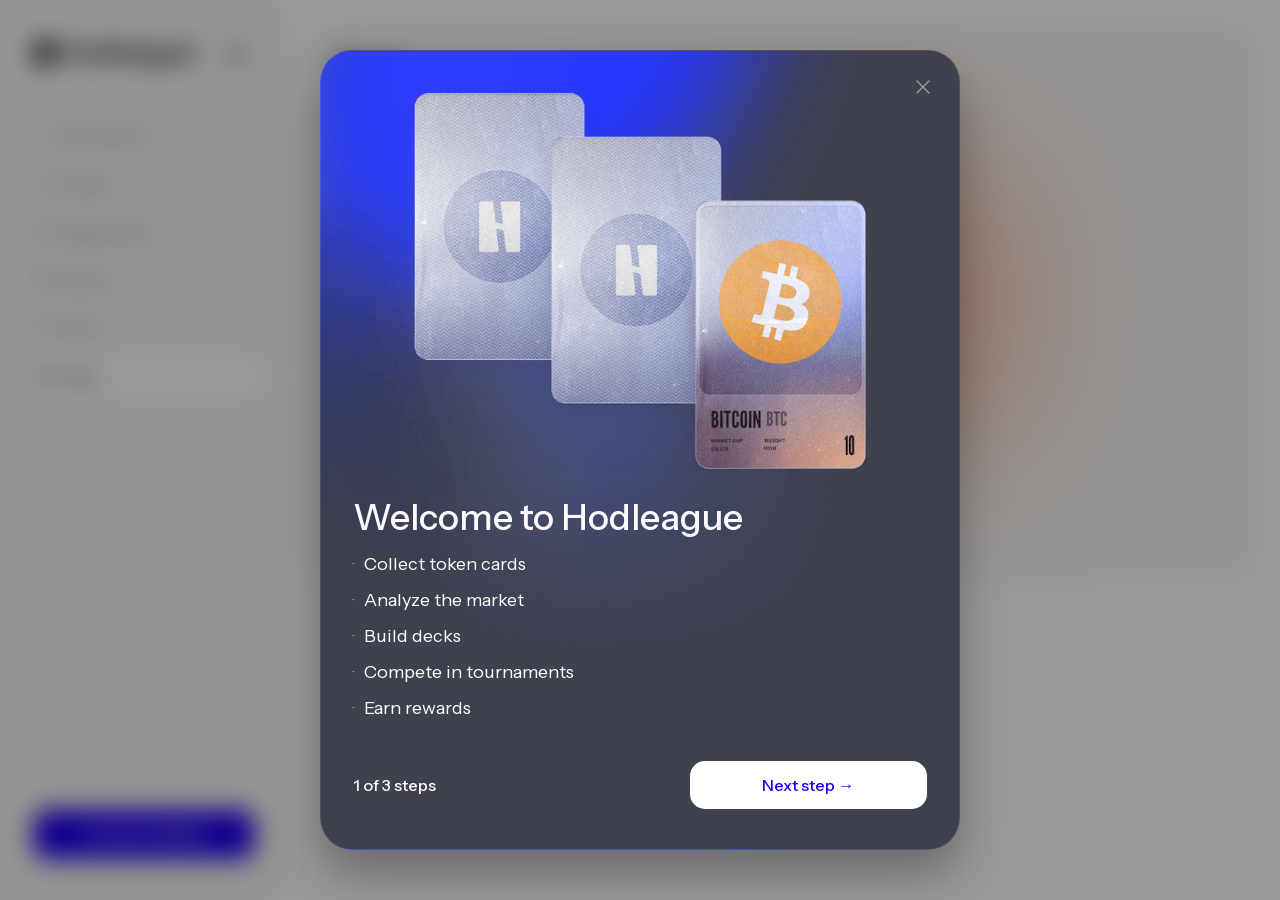
<file: forge/index.html>
<!DOCTYPE html><!--JLvhQaUQY6eGGxtULDHau--><html lang="ru"><head><meta charSet="utf-8"/><meta name="viewport" content="width=device-width, initial-scale=1"/><link rel="preload" href="/_next/static/media/011cc18608a24a6f-s.p.d92c1f67.woff2" as="font" crossorigin="" type="font/woff2"/><link rel="preload" href="/_next/static/media/f06bf9da926bae75-s.p.c68a79fb.woff2" as="font" crossorigin="" type="font/woff2"/><link rel="stylesheet" href="/_next/static/chunks/53890b832819b041.css" data-precedence="next"/><link rel="stylesheet" href="/_next/static/chunks/cc1dc98b5d8df193.css" data-precedence="next"/><link rel="preload" as="script" fetchPriority="low" href="/_next/static/chunks/b5c73e02ab146a68.js"/><script src="/_next/static/chunks/94a0e9d27b5d7242.js" async=""></script><script src="/_next/static/chunks/8c8c28f39a86109c.js" async=""></script><script src="/_next/static/chunks/a7419f10514767cb.js" async=""></script><script src="/_next/static/chunks/3ba36db6a8e75c89.js" async=""></script><script src="/_next/static/chunks/a191666cb37a6650.js" async=""></script><script src="/_next/static/chunks/turbopack-c7a43bd351a46e70.js" async=""></script><script src="/_next/static/chunks/fc6aa991cc11b3aa.js" async=""></script><script src="/_next/static/chunks/f9743ea6b10818fc.js" async=""></script><script src="/_next/static/chunks/c6190d516b972bb6.js" async=""></script><script src="/_next/static/chunks/49e9059f9f179002.js" async=""></script><script src="/_next/static/chunks/178c5a3c6e7ffe60.js" async=""></script><script src="/_next/static/chunks/c09cca1f9ece8c27.js" async=""></script><script src="/_next/static/chunks/3510f6c2be0c476b.js" async=""></script><script src="/_next/static/chunks/4fa349a540596eb1.js" async=""></script><script src="/_next/static/chunks/82b742aba8b12f30.js" async=""></script><script src="/_next/static/chunks/ff1a16fafef87110.js" async=""></script><script src="/_next/static/chunks/510d145833bbde48.js" async=""></script><script src="/_next/static/chunks/2b0eba828f3138a3.js" async=""></script><script src="/_next/static/chunks/c97f0360fb48bcac.js" async=""></script><script src="/_next/static/chunks/9004d3f85a532e7d.js" async=""></script><link rel="apple-touch-icon" href="/logo-3.png"/><link rel="icon" href="/logo-3.png"/><meta name="apple-mobile-web-app-capable" content="yes"/><meta name="apple-mobile-web-app-title" content="Hodleague"/><meta name="apple-mobile-web-app-status-bar-style" content="default"/><link rel="preconnect" href="https://uat.hodleague.com" crossorigin="anonymous"/><link rel="dns-prefetch" href="https://uat.hodleague.com"/><meta name="next-size-adjust" content=""/><title>Hodleague</title><meta name="description" content="Build your crypto deck, compete in tournaments, and prove you&#x27;re the real alpha. Fantasy league for crypto degens."/><meta name="mobile-web-app-capable" content="yes"/><meta name="apple-mobile-web-app-title" content="Hodleague"/><meta name="apple-mobile-web-app-status-bar-style" content="default"/><meta property="og:title" content="Hodleague"/><meta property="og:description" content="Build your crypto deck, compete in tournaments, and prove you&#x27;re the real alpha. Fantasy league for crypto degens."/><meta property="og:url" content="https://hodleague.com/"/><meta property="og:site_name" content="Hodleague"/><meta property="og:image" content="https://hodleague.com/logo-3.png"/><meta property="og:image:width" content="512"/><meta property="og:image:height" content="512"/><meta property="og:image:alt" content="Hodleague"/><meta property="og:type" content="website"/><meta name="twitter:card" content="summary"/><meta name="twitter:title" content="Hodleague"/><meta name="twitter:description" content="Build your crypto deck, compete in tournaments, and prove you&#x27;re the real alpha. Fantasy league for crypto degens."/><meta name="twitter:image" content="https://hodleague.com/logo-3.png"/><link rel="icon" href="/favicon.ico?favicon.8103ba68.ico" sizes="32x32" type="image/x-icon"/><link rel="icon" href="/logo-3.png"/><link rel="apple-touch-icon" href="/logo-3.png"/><script>(function(){var q=location.search;if(!q||q.length<2)return;var params=new URLSearchParams(q.slice(1));var o={};var us=params.get('utm_source');if(us)o.utm_source=us;var um=params.get('utm_medium');if(um)o.utm_medium=um;var uc=params.get('utm_campaign');if(uc)o.utm_campaign=uc;var ml=params.get('fc_ml_id');if(ml)o.marketing_link_id=ml;if(!Object.keys(o).length)return;sessionStorage.setItem('hodleague_acquisition',JSON.stringify(o));})();</script><script>(function(){var p=location.pathname.replace(/\/$/,'')||'/';var b="";var r=b?p===b||p===b+'/':p===''||p==='/';if(r){var sq=location.search||'';var h=location.hash||'';location.replace((b?b+'/':'/')+'tournament/'+sq+h);}})();</script><script>(function(){var t=localStorage.getItem('hodleague-theme');if(t==='dark')document.documentElement.setAttribute('data-theme','dark');else if(t==='light')document.documentElement.setAttribute('data-theme','light');})();</script><script src="/_next/static/chunks/a6dad97d9634a72d.js" noModule=""></script></head><body class="instrument_sans_d1ca5634-module__PTTdIG__variable league_gothic_f760cda8-module__BmGifa__variable antialiased"><div hidden=""><!--$--><!--/$--></div><!--$!--><template data-dgst="BAILOUT_TO_CLIENT_SIDE_RENDERING"></template><!--/$--><div class="flex h-dvh bg-[var(--background)]"><div class="md:hidden fixed top-0 left-0 right-0 z-[60] flex items-center justify-between gap-2 px-6 py-4 touch-none select-none bg-transparent backdrop-blur-[75px] rounded-br-[30px]"><div class="flex items-center gap-2 min-w-0 flex-1" data-ph-capture-attribute-button="page-header-menu"><div class="w-[24px] h-[24px] text-[var(--text-primary)] flex items-center justify-center overflow-hidden shrink-0 "><svg width="12" height="14" viewBox="0 0 12 14" fill="none" xmlns="http://www.w3.org/2000/svg" class="w-full h-full"><path d="M6.41047 2.35023e-08C6.12406 1.09829e-08 5.90162 0.249602 5.93447 0.534121L7.44135 13.5852C7.46927 13.8269 7.67398 14.0094 7.91735 14.0094L10.8684 14.0094C11.133 14.0094 11.3475 13.7949 11.3475 13.5302L11.3475 0.479161C11.3475 0.214527 11.133 2.2993e-07 10.8684 2.18363e-07L6.41047 2.35023e-08Z" fill="currentColor"></path><path d="M4.93694 14.0098C5.22335 14.0098 5.44579 13.7602 5.41294 13.4756L3.90606 0.424584C3.87814 0.182819 3.67343 0.000380437 3.43006 0.000380427L0.479051 0.000380298C0.214417 0.000380286 -0.0001105 0.214908 -0.000110512 0.479542L-0.000111082 13.5306C-0.000111094 13.7952 0.214417 14.0098 0.47905 14.0098L4.93694 14.0098Z" fill="currentColor"></path><rect x="4.00781" y="5.53418" width="4.06272" height="1.68113" transform="rotate(15 4.00781 5.53418)" fill="currentColor"></rect></svg></div><span class="text-xl font-medium text-[var(--text-primary)] truncate">Forge</span></div><div class="flex items-center gap-1"><button type="button" data-ph-capture-attribute-button="theme-toggle" class="p-2 rounded-lg hover:bg-[var(--surface-hover)] transition-colors text-[var(--text-primary)]" aria-label="Enable dark theme" title="Dark theme"><svg width="20" height="20" viewBox="0 0 24 24" fill="none" stroke="currentColor" stroke-width="2" stroke-linecap="round" stroke-linejoin="round"><path d="M21 12.79A9 9 0 1 1 11.21 3 7 7 0 0 0 21 12.79z"></path></svg></button><button class="relative p-2 -m-2 hover:bg-[var(--sidebar-hover)] rounded-lg transition-colors w-10 h-10 flex items-center justify-center" aria-label="Open menu" data-ph-capture-attribute-button="mobile-menu-toggle"><svg class="absolute w-6 h-6 text-[var(--text-primary)] transition-all duration-300 opacity-100 rotate-0 scale-100" fill="none" stroke="currentColor" viewBox="0 0 24 24"><path stroke-linecap="round" stroke-linejoin="round" stroke-width="2" d="M4 6h16M4 12h16M4 18h16"></path></svg><svg class="absolute w-6 h-6 text-[var(--text-primary)] transition-all duration-300 opacity-0 -rotate-90 scale-0" fill="none" stroke="currentColor" viewBox="0 0 24 24"><path stroke-linecap="round" stroke-linejoin="round" stroke-width="2" d="M6 18L18 6M6 6l12 12"></path></svg></button></div></div><aside class="
        w-72 bg-[var(--sidebar-bg)] flex flex-col h-dvh fixed left-0 top-0 rounded-r-[30px] border border-[var(--border-subtle)] backdrop-blur-[75px] z-50
        transform transition-transform duration-300 ease-in-out
        -translate-x-full
        md:translate-x-0 md:static
      "><div class="px-8 pt-8 flex items-center justify-between shrink-0 hidden display-none md:flex"><div class="flex items-center gap-1"><div class="w-[24px] h-[24px] text-[var(--text-primary)] flex items-center justify-center overflow-hidden shrink-0 "><svg width="12" height="14" viewBox="0 0 12 14" fill="none" xmlns="http://www.w3.org/2000/svg" class="w-full h-full"><path d="M6.41047 2.35023e-08C6.12406 1.09829e-08 5.90162 0.249602 5.93447 0.534121L7.44135 13.5852C7.46927 13.8269 7.67398 14.0094 7.91735 14.0094L10.8684 14.0094C11.133 14.0094 11.3475 13.7949 11.3475 13.5302L11.3475 0.479161C11.3475 0.214527 11.133 2.2993e-07 10.8684 2.18363e-07L6.41047 2.35023e-08Z" fill="currentColor"></path><path d="M4.93694 14.0098C5.22335 14.0098 5.44579 13.7602 5.41294 13.4756L3.90606 0.424584C3.87814 0.182819 3.67343 0.000380437 3.43006 0.000380427L0.479051 0.000380298C0.214417 0.000380286 -0.0001105 0.214908 -0.000110512 0.479542L-0.000111082 13.5306C-0.000111094 13.7952 0.214417 14.0098 0.47905 14.0098L4.93694 14.0098Z" fill="currentColor"></path><rect x="4.00781" y="5.53418" width="4.06272" height="1.68113" transform="rotate(15 4.00781 5.53418)" fill="currentColor"></rect></svg></div><span class="text-[26px] font-medium text-[var(--text-primary)]">Hodleague</span></div><div class="hidden md:block shrink-0"><button type="button" data-ph-capture-attribute-button="theme-toggle" class="p-2 rounded-lg hover:bg-[var(--surface-hover)] transition-colors text-[var(--text-primary)]" aria-label="Enable dark theme" title="Dark theme"><svg width="20" height="20" viewBox="0 0 24 24" fill="none" stroke="currentColor" stroke-width="2" stroke-linecap="round" stroke-linejoin="round"><path d="M21 12.79A9 9 0 1 1 11.21 3 7 7 0 0 0 21 12.79z"></path></svg></button></div><button class="md:hidden p-2 hover:bg-[var(--surface-hover)] rounded-lg transition-colors" aria-label="Close menu" data-ph-capture-attribute-button="sidebar-close"><svg class="w-6 h-6 text-[var(--text-primary)]" fill="none" stroke="currentColor" viewBox="0 0 24 24"><path stroke-linecap="round" stroke-linejoin="round" stroke-width="2" d="M6 18L18 6M6 6l12 12"></path></svg></button></div><nav class="flex-1 px-4  pt-16 md:pt-10"><ul class="space-y-0"><li><a data-ph-capture-attribute-button="nav-tournament" class="flex items-center gap-[5px] px-2 md:px-4 py-2 h-12 rounded-[30px] transition-colors text-[var(--nav-item-inactive)] hover:text-[var(--nav-item-inactive-hover)]" href="/tournament/"><svg width="16" height="16" viewBox="0 0 22 22" fill="none" xmlns="http://www.w3.org/2000/svg"><g clip-path="url(#clip0_169_7249)"><path d="M4.39893 10.2377L5.37499 13.8804M5.37499 13.8804L9.01773 12.9043M5.37499 13.8804L10.7083 4.64278M17.4579 11.6188L16.4818 7.97611M16.4818 7.97611L12.8391 8.95218M16.4818 7.97611L11.1485 17.2137" stroke="var(--nav-item-inactive)" stroke-opacity="0.5" stroke-width="1.33333" stroke-linecap="round" stroke-linejoin="round"></path></g><defs><clipPath id="clip0_169_7249"><rect width="16" height="16" fill="white" transform="translate(8) rotate(30)"></rect></clipPath></defs></svg><span class="text-[16px]">Tournament</span></a></li><li><a data-ph-capture-attribute-button="nav-arcade" class="flex items-center gap-[5px] px-2 md:px-4 py-2 h-12 rounded-[30px] transition-colors text-[var(--nav-item-inactive)] hover:text-[var(--nav-item-inactive-hover)]" href="/arcade/"><svg width="16" height="16" viewBox="0 0 16 16" fill="none" xmlns="http://www.w3.org/2000/svg"><path d="M2 5.5C2 4.67 2.67 4 3.5 4h9c.83 0 1.5.67 1.5 1.5v5c0 .83-.67 1.5-1.5 1.5h-9C2.67 12 2 11.33 2 10.5v-5z" stroke="var(--nav-item-inactive)" stroke-opacity="0.5" stroke-width="1.33" stroke-linecap="round" stroke-linejoin="round"></path><path d="M6 7H4M5 6v2" stroke="var(--nav-item-inactive)" stroke-opacity="0.5" stroke-width="1.33" stroke-linecap="round"></path><circle cx="10.5" cy="7.5" r="0.75" fill="var(--nav-item-inactive)" fill-opacity="0.5"></circle><circle cx="12" cy="6.5" r="0.75" fill="var(--nav-item-inactive)" fill-opacity="0.5"></circle></svg><span class="text-[16px]">Arcade</span></a></li><li><a data-ph-capture-attribute-button="nav-leaderboard" class="flex items-center gap-[5px] px-2 md:px-4 py-2 h-12 rounded-[30px] transition-colors text-[var(--nav-item-inactive)] hover:text-[var(--nav-item-inactive-hover)]" href="/leaderboard/"><svg width="16" height="16" viewBox="0 0 16 16" fill="none" xmlns="http://www.w3.org/2000/svg"><g clip-path="url(#clip0_169_7255)"><path d="M4.8068 10L1.77347 4.76004C1.64267 4.53396 1.58115 4.27443 1.59656 4.01369C1.61197 3.75295 1.70362 3.50248 1.86013 3.29337L2.93347 1.86671C3.05766 1.70111 3.21871 1.56671 3.40385 1.47414C3.58899 1.38157 3.79314 1.33337 4.00013 1.33337H12.0001C12.2071 1.33337 12.4113 1.38157 12.5964 1.47414C12.7816 1.56671 12.9426 1.70111 13.0668 1.86671L14.1335 3.29337C14.291 3.50181 14.3839 3.75194 14.4004 4.01269C14.417 4.27344 14.3567 4.53332 14.2268 4.76004L11.1935 10M7.33357 8.00001L3.41357 1.46667M8.66683 8.00001L12.5868 1.46667M5.3335 4.66671H10.6668M8.00016 12V10.6667H7.66683M11.3335 11.3334C11.3335 13.1743 9.84111 14.6667 8.00016 14.6667C6.15921 14.6667 4.66683 13.1743 4.66683 11.3334C4.66683 9.49242 6.15921 8.00004 8.00016 8.00004C9.84111 8.00004 11.3335 9.49242 11.3335 11.3334Z" stroke="var(--nav-item-inactive)" stroke-opacity="0.5" stroke-width="1.33333" stroke-linecap="round" stroke-linejoin="round"></path></g><defs><clipPath id="clip0_169_7255"><rect width="16" height="16" fill="white"></rect></clipPath></defs></svg><span class="text-[16px]">Leaderboard</span></a></li><li><a data-ph-capture-attribute-button="nav-tokens" class="flex items-center gap-[5px] px-2 md:px-4 py-2 h-12 rounded-[30px] transition-colors text-[var(--nav-item-inactive)] hover:text-[var(--nav-item-inactive-hover)]" href="/tokens/"><svg width="16" height="16" viewBox="0 0 16 16" fill="none" xmlns="http://www.w3.org/2000/svg"><g fill="var(--nav-item-inactive)" fill-opacity="0.5" fill-rule="evenodd" clip-rule="evenodd"><path d="M5.791 3.318L3.316 5.793a1 1 0 000 1.414l2.475 2.475a1 1 0 001.415 0L9.68 7.207a1 1 0 000-1.414L7.206 3.318a1 1 0 00-1.415 0zm.707 4.95L4.731 6.5l1.767-1.768L8.266 6.5 6.498 8.268z"></path><path d="M0 6.5a6.5 6.5 0 0112.346-2.845 6.5 6.5 0 11-8.691 8.691A6.5 6.5 0 010 6.5zm6.5-5a5 5 0 100 10 5 5 0 000-10zm6.5 5c0-.201-.01-.4-.027-.597a5 5 0 11-7.07 7.07A6.5 6.5 0 0013 6.5z"></path></g></svg><span class="text-[16px]">Tokens</span></a></li><li><a data-ph-capture-attribute-button="nav-packs" class="flex items-center gap-[5px] px-2 md:px-4 py-2 h-12 rounded-[30px] transition-colors text-[var(--nav-item-inactive)] hover:text-[var(--nav-item-inactive-hover)]" href="/packs/"><svg width="16" height="16" viewBox="0 0 16 16" fill="none" xmlns="http://www.w3.org/2000/svg"><mask id="path-1-inside-1_169_7258" fill="white"><rect x="7" y="2" width="6" height="9" rx="1"></rect></mask><rect x="7" y="2" width="6" height="9" rx="1" stroke="var(--nav-item-inactive)" stroke-opacity="0.5" stroke-width="2.6" mask="url(#path-1-inside-1_169_7258)"></rect><mask id="path-2-inside-2_169_7258" fill="white"><rect x="5" y="4" width="6" height="9" rx="1"></rect></mask><rect x="5" y="4" width="6" height="9" rx="1" fill="var(--icon-bg)" stroke="var(--nav-item-inactive)" stroke-opacity="0.5" stroke-width="2.6" mask="url(#path-2-inside-2_169_7258)"></rect><mask id="path-3-inside-3_169_7258" fill="white"><rect x="3" y="6" width="6" height="9" rx="1"></rect></mask><rect x="3" y="6" width="6" height="9" rx="1" fill="var(--icon-bg)" stroke="var(--nav-item-inactive)" stroke-opacity="0.5" stroke-width="2.6" mask="url(#path-3-inside-3_169_7258)"></rect></svg><span class="text-[16px]">Packs</span></a></li><li><a data-ph-capture-attribute-button="nav-forge" class="flex items-center gap-[5px] px-2 md:px-4 py-2 h-12 rounded-[30px] transition-colors bg-[var(--nav-item-active-bg)] text-[var(--nav-item-active-text)]" href="/forge/"><svg width="16" height="16" viewBox="0 0 16 16" fill="none" xmlns="http://www.w3.org/2000/svg"><path d="M11.5 1.75L7.25 6M10.25 1h3v2.25h-2L10.25 1z" stroke="var(--nav-item-active-text)" stroke-opacity="1" stroke-width="1.33" stroke-linecap="round" stroke-linejoin="round"></path><path d="M2 12.75h12M3.5 9.5h9l1.25 3.25H2.25l1.25-3.25z" stroke="var(--nav-item-active-text)" stroke-opacity="1" stroke-width="1.33" stroke-linecap="round" stroke-linejoin="round"></path></svg><span class="text-[16px]">Forge</span></a></li></ul></nav><div class="p-4 pb-6"><div class="rounded-[30px] bg-[var(--userinfo-bg)] border border-[var(--input-border)] backdrop-blur-[150px] p-4"></div></div></aside><div class="flex flex-col flex-1 min-w-0"><main class="flex-1 min-w-0 overflow-x-hidden overflow-y-auto overscroll-contain bg-[var(--background)] pt-18 py-5 px-4 md:py-6 md:px-6"><div class="w-full max-w-8xl mx-auto flex flex-col min-w-0 min-h-full"><div class="relative w-full overflow-hidden flex flex-col min-w-0" style="border-radius:30px;background:var(--blurcard-gradient);box-shadow:var(--blurcard-shadow)"><div class="relative w-full h-full overflow-hidden flex flex-col" style="border-radius:29px"><div class="absolute" style="width:50%;height:50%;left:25%;top:25%;background:rgb(255, 196, 168);opacity:var(--blurcard-bg-layer-opacity)"></div><div class="absolute inset-0 pointer-events-none" style="background:var(--blurcard-overlay);backdrop-filter:blur(81.1px);-webkit-backdrop-filter:blur(81.1px)"></div><div class="relative h-full flex flex-col"><div class="flex flex-col gap-5 px-4 sm:px-6 pt-4 md:pt-6 pb-6 md:pb-8 flex-shrink-0 w-full text-left items-stretch"><div><h2 class="text-xl md:text-2xl font-semibold leading-8 text-[var(--text-primary)]">Forge</h2></div><div class="flex flex-wrap gap-[1px] rounded-[16px] p-2 w-fit bg-[var(--input-bg)]"><button type="button" aria-current="page" data-ph-capture-attribute-button="forge-tab-burn" class="p-2 sm:p-[12px] rounded-[10px] text-[14px] sm:text-[16px] font-normal leading-none tracking-normal text-center bg-[var(--surface)] text-[var(--text-primary)] border border-[var(--border)] shadow-[0_1px_1px_0_rgba(0,0,0,0.09),_0_1px_1px_0_rgba(0,0,0,0.05),_0_2px_1px_0_rgba(0,0,0,0.01)]">Burn</button><button type="button" disabled="" aria-disabled="true" data-ph-capture-attribute-button="forge-tab-swap" class="p-2 sm:p-[12px] rounded-[10px] text-[14px] sm:text-[16px] font-normal leading-none tracking-normal text-center flex items-center gap-2 opacity-60 cursor-not-allowed text-[var(--text-muted)]"><span>Swap</span><span class="text-[10px] font-semibold uppercase tracking-wide px-2 py-1.5 rounded-lg bg-[var(--surface-elevated)] border border-[var(--border)] text-[var(--text-muted)]">soon</span></button><button type="button" data-ph-capture-attribute-button="forge-tab-upgrade" class="p-2 sm:p-[12px] rounded-[10px] text-[14px] sm:text-[16px] font-normal leading-none tracking-normal text-center text-[var(--text-muted)] hover:text-[var(--text-primary)] transition-colors cursor-pointer">Upgrade</button></div><div class="w-full min-w-0"><p class="text-xs text-[var(--text-muted)] leading-relaxed mb-6 max-w-lg">Burn common cards in the forge. You earn<!-- --> <span class="font-semibold text-[var(--text-primary)] tabular-nums">20</span> <svg xmlns="http://www.w3.org/2000/svg" viewBox="0 0 512 512" preserveAspectRatio="xMidYMid meet" class="inline-block h-[1em] w-[1em] align-[-0.15em] mx-0.5 text-[var(--text-primary)] mb-[0.1em] m-0" aria-hidden="true"><g transform="translate(0,512) scale(0.1,-0.1)" fill="currentColor" stroke="none"><path d="M1212 5080 c-52 -32 -72 -74 -72 -152 l0 -68 -67 0 c-50 0 -77 -5 -101 -20 -68 -42 -91 -124 -52 -188 32 -52 74 -72 153 -72 l67 0 0 -67 c0 -111 59 -179 149 -170 85 9 131 70 131 175 l0 62 63 0 c104 0 165 46 174 131 9 90 -59 149 -169 149 l-68 0 0 68 c0 49 -5 76 -20 100 -26 42 -76 72 -120 72 -19 0 -50 -9 -68 -20z"></path><path d="M2952 4940 c-94 -57 -94 -183 0 -240 41 -25 82 -25 127 -2 101 51 106 183 9 242 -18 11 -49 20 -68 20 -19 0 -50 -9 -68 -20z"></path><path d="M4323 4846 c-181 -44 -334 -202 -372 -384 -35 -166 15 -330 138 -453 71 -70 138 -109 236 -134 304 -78 615 167 615 485 0 274 -233 503 -508 499 -31 0 -80 -6 -109 -13z m232 -300 c84 -50 126 -168 91 -260 -36 -93 -132 -154 -226 -143 -149 18 -241 171 -181 302 57 124 199 169 316 101z"></path><path d="M2301 4289 c-209 -18 -446 -64 -654 -128 -112 -34 -140 -49 -167 -94 -36 -58 -29 -80 126 -388 80 -160 144 -293 142 -295 -2 -2 -32 6 -67 16 -81 26 -110 25 -152 -3 -65 -43 -86 -124 -49 -185 27 -45 66 -66 181 -98 55 -15 99 -31 99 -36 0 -5 -176 -307 -391 -671 -216 -364 -409 -696 -429 -737 -43 -85 -70 -162 -96 -276 -23 -95 -26 -346 -6 -439 33 -154 101 -315 184 -438 54 -79 175 -206 257 -268 86 -65 264 -153 373 -184 158 -44 209 -46 963 -42 613 3 719 6 776 20 237 58 425 164 581 325 131 136 217 277 271 447 42 131 51 192 52 350 0 155 -12 230 -57 369 -33 102 -80 185 -487 873 -215 364 -391 666 -391 670 0 5 45 21 99 37 117 33 154 54 181 98 39 64 16 146 -52 188 -41 25 -70 25 -149 0 -35 -10 -65 -18 -67 -16 -2 2 62 135 142 295 101 201 146 301 146 324 0 47 -37 98 -90 124 -92 45 -398 119 -615 148 -144 19 -509 27 -654 14z m-400 -949 c239 -58 503 -85 744 -77 238 9 359 27 693 104 23 5 22 2 -18 -76 l-41 -82 36 -63 36 -64 -88 -20 c-465 -107 -952 -107 -1406 -1 l-88 21 36 64 36 63 -41 81 c-22 44 -36 80 -31 80 6 0 65 -13 132 -30z"></path><path d="M455 3967 c-114 -38 -191 -104 -238 -205 -29 -60 -32 -76 -31 -157 0 -104 26 -174 88 -243 149 -165 387 -173 542 -18 152 152 148 386 -8 532 -69 64 -141 95 -236 100 -48 2 -92 -1 -117 -9z m144 -282 c74 -38 58 -150 -24 -171 -52 -13 -116 38 -115 93 1 43 50 92 93 93 10 0 31 -7 46 -15z"></path><path d="M4252 3400 c-52 -32 -72 -74 -72 -152 l0 -68 -67 0 c-50 0 -77 -5 -101 -20 -68 -42 -91 -124 -52 -188 32 -52 74 -72 153 -72 l67 0 0 -67 c0 -111 59 -179 149 -170 85 9 131 70 131 175 l0 62 63 0 c104 0 165 46 174 131 9 90 -59 149 -169 149 l-68 0 0 68 c0 49 -5 76 -20 100 -26 42 -76 72 -120 72 -19 0 -50 -9 -68 -20z"></path><path d="M572 2840 c-52 -32 -72 -74 -72 -152 l0 -68 -67 0 c-79 0 -121 -20 -153 -72 -39 -64 -16 -146 52 -188 24 -15 51 -20 101 -20 l67 0 0 -67 c0 -111 59 -179 149 -170 85 9 131 70 131 175 l0 62 63 0 c104 0 165 46 174 131 9 90 -59 149 -169 149 l-68 0 0 68 c0 49 -5 76 -20 100 -26 42 -76 72 -120 72 -19 0 -50 -9 -68 -20z"></path></g></svg>for each common card you burn.</p><div class="border-t border-[var(--border-subtle)] pt-5"><p class="text-[11px] font-medium uppercase tracking-[0.06em] text-[var(--text-muted)] mb-4">Inputs</p><div class="flex flex-wrap items-center gap-x-1.5 gap-y-4 sm:gap-x-2"><div class="relative w-[148px] sm:w-[168px] shrink-0" style="aspect-ratio:0.6377952755905512"><button type="button" class="absolute inset-0 w-full h-full rounded-lg sm:rounded-xl border-2 border-dashed border-[var(--border)] bg-[var(--badge-purple-muted)]/80 backdrop-blur-sm flex flex-col items-center justify-center gap-1.5 text-[var(--text-muted)] hover:text-[var(--text-secondary)] hover:border-[var(--border-subtle)] transition-colors cursor-pointer" data-ph-capture-attribute-button="forge-open-card-picker"><svg class="w-5 h-5 opacity-70" fill="none" stroke="currentColor" viewBox="0 0 24 24" stroke-width="2"><path stroke-linecap="round" stroke-linejoin="round" d="M12 4v16m8-8H4"></path></svg><span class="text-[10px] sm:text-[11px] font-medium px-1 text-center leading-tight">Slot 1</span></button></div></div></div></div></div></div></div></div></div><!--$--><!--/$--></main></div></div><script src="/_next/static/chunks/b5c73e02ab146a68.js" id="_R_" async=""></script><script>(self.__next_f=self.__next_f||[]).push([0])</script><script>self.__next_f.push([1,"1:\"$Sreact.fragment\"\n2:I[28739,[\"/_next/static/chunks/fc6aa991cc11b3aa.js\",\"/_next/static/chunks/f9743ea6b10818fc.js\",\"/_next/static/chunks/c6190d516b972bb6.js\",\"/_next/static/chunks/49e9059f9f179002.js\",\"/_next/static/chunks/178c5a3c6e7ffe60.js\",\"/_next/static/chunks/c09cca1f9ece8c27.js\",\"/_next/static/chunks/3510f6c2be0c476b.js\",\"/_next/static/chunks/4fa349a540596eb1.js\",\"/_next/static/chunks/82b742aba8b12f30.js\"],\"Providers\"]\n3:I[39756,[\"/_next/static/chunks/ff1a16fafef87110.js\",\"/_next/static/chunks/510d145833bbde48.js\"],\"default\"]\n4:I[37457,[\"/_next/static/chunks/ff1a16fafef87110.js\",\"/_next/static/chunks/510d145833bbde48.js\"],\"default\"]\na:I[68027,[],\"default\"]\n:HL[\"/_next/static/chunks/53890b832819b041.css\",\"style\"]\n:HL[\"/_next/static/media/011cc18608a24a6f-s.p.d92c1f67.woff2\",\"font\",{\"crossOrigin\":\"\",\"type\":\"font/woff2\"}]\n:HL[\"/_next/static/media/f06bf9da926bae75-s.p.c68a79fb.woff2\",\"font\",{\"crossOrigin\":\"\",\"type\":\"font/woff2\"}]\n:HL[\"/_next/static/chunks/cc1dc98b5d8df193.css\",\"style\"]\n"])</script><script>self.__next_f.push([1,"0:{\"P\":null,\"b\":\"JLvhQaUQY6eGGxtULDHau\",\"c\":[\"\",\"forge\",\"\"],\"q\":\"\",\"i\":false,\"f\":[[[\"\",{\"children\":[\"(main)\",{\"children\":[\"forge\",{\"children\":[\"__PAGE__\",{}]}]}]},\"$undefined\",\"$undefined\",true],[[\"$\",\"$1\",\"c\",{\"children\":[[[\"$\",\"link\",\"0\",{\"rel\":\"stylesheet\",\"href\":\"/_next/static/chunks/53890b832819b041.css\",\"precedence\":\"next\",\"crossOrigin\":\"$undefined\",\"nonce\":\"$undefined\"}],[\"$\",\"script\",\"script-0\",{\"src\":\"/_next/static/chunks/fc6aa991cc11b3aa.js\",\"async\":true,\"nonce\":\"$undefined\"}],[\"$\",\"script\",\"script-1\",{\"src\":\"/_next/static/chunks/f9743ea6b10818fc.js\",\"async\":true,\"nonce\":\"$undefined\"}],[\"$\",\"script\",\"script-2\",{\"src\":\"/_next/static/chunks/c6190d516b972bb6.js\",\"async\":true,\"nonce\":\"$undefined\"}],[\"$\",\"script\",\"script-3\",{\"src\":\"/_next/static/chunks/49e9059f9f179002.js\",\"async\":true,\"nonce\":\"$undefined\"}],[\"$\",\"script\",\"script-4\",{\"src\":\"/_next/static/chunks/178c5a3c6e7ffe60.js\",\"async\":true,\"nonce\":\"$undefined\"}],[\"$\",\"script\",\"script-5\",{\"src\":\"/_next/static/chunks/c09cca1f9ece8c27.js\",\"async\":true,\"nonce\":\"$undefined\"}],[\"$\",\"script\",\"script-6\",{\"src\":\"/_next/static/chunks/3510f6c2be0c476b.js\",\"async\":true,\"nonce\":\"$undefined\"}],[\"$\",\"script\",\"script-7\",{\"src\":\"/_next/static/chunks/4fa349a540596eb1.js\",\"async\":true,\"nonce\":\"$undefined\"}],[\"$\",\"script\",\"script-8\",{\"src\":\"/_next/static/chunks/82b742aba8b12f30.js\",\"async\":true,\"nonce\":\"$undefined\"}]],[\"$\",\"html\",null,{\"lang\":\"ru\",\"suppressHydrationWarning\":true,\"children\":[[\"$\",\"head\",null,{\"children\":[[\"$\",\"link\",null,{\"rel\":\"apple-touch-icon\",\"href\":\"/logo-3.png\"}],[\"$\",\"link\",null,{\"rel\":\"icon\",\"href\":\"/logo-3.png\"}],[\"$\",\"meta\",null,{\"name\":\"apple-mobile-web-app-capable\",\"content\":\"yes\"}],[\"$\",\"meta\",null,{\"name\":\"apple-mobile-web-app-title\",\"content\":\"Hodleague\"}],[\"$\",\"meta\",null,{\"name\":\"apple-mobile-web-app-status-bar-style\",\"content\":\"default\"}],[\"$\",\"script\",null,{\"dangerouslySetInnerHTML\":{\"__html\":\"(function(){var q=location.search;if(!q||q.length\u003c2)return;var params=new URLSearchParams(q.slice(1));var o={};var us=params.get('utm_source');if(us)o.utm_source=us;var um=params.get('utm_medium');if(um)o.utm_medium=um;var uc=params.get('utm_campaign');if(uc)o.utm_campaign=uc;var ml=params.get('fc_ml_id');if(ml)o.marketing_link_id=ml;if(!Object.keys(o).length)return;sessionStorage.setItem('hodleague_acquisition',JSON.stringify(o));})();\"}}],[\"$\",\"script\",null,{\"dangerouslySetInnerHTML\":{\"__html\":\"(function(){var p=location.pathname.replace(/\\\\/$/,'')||'/';var b=\\\"\\\";var r=b?p===b||p===b+'/':p===''||p==='/';if(r){var sq=location.search||'';var h=location.hash||'';location.replace((b?b+'/':'/')+'tournament/'+sq+h);}})();\"}}],[\"$\",\"link\",null,{\"rel\":\"preconnect\",\"href\":\"https://uat.hodleague.com\",\"crossOrigin\":\"anonymous\"}],[\"$\",\"link\",null,{\"rel\":\"dns-prefetch\",\"href\":\"https://uat.hodleague.com\"}],[\"$\",\"script\",null,{\"dangerouslySetInnerHTML\":{\"__html\":\"(function(){var t=localStorage.getItem('hodleague-theme');if(t==='dark')document.documentElement.setAttribute('data-theme','dark');else if(t==='light')document.documentElement.setAttribute('data-theme','light');})();\"}}]]}],[\"$\",\"body\",null,{\"className\":\"instrument_sans_d1ca5634-module__PTTdIG__variable league_gothic_f760cda8-module__BmGifa__variable antialiased\",\"children\":[\"$\",\"$L2\",null,{\"children\":[\"$\",\"$L3\",null,{\"parallelRouterKey\":\"children\",\"error\":\"$undefined\",\"errorStyles\":\"$undefined\",\"errorScripts\":\"$undefined\",\"template\":[\"$\",\"$L4\",null,{}],\"templateStyles\":\"$undefined\",\"templateScripts\":\"$undefined\",\"notFound\":[[[\"$\",\"title\",null,{\"children\":\"404: This page could not be found.\"}],[\"$\",\"div\",null,{\"style\":{\"fontFamily\":\"system-ui,\\\"Segoe UI\\\",Roboto,Helvetica,Arial,sans-serif,\\\"Apple Color Emoji\\\",\\\"Segoe UI Emoji\\\"\",\"height\":\"100vh\",\"textAlign\":\"center\",\"display\":\"flex\",\"flexDirection\":\"column\",\"alignItems\":\"center\",\"justifyContent\":\"center\"},\"children\":[\"$\",\"div\",null,{\"children\":[[\"$\",\"style\",null,{\"dangerouslySetInnerHTML\":{\"__html\":\"body{color:#000;background:#fff;margin:0}.next-error-h1{border-right:1px solid rgba(0,0,0,.3)}@media (prefers-color-scheme:dark){body{color:#fff;background:#000}.next-error-h1{border-right:1px solid rgba(255,255,255,.3)}}\"}}],[\"$\",\"h1\",null,{\"className\":\"next-error-h1\",\"style\":{\"display\":\"inline-block\",\"margin\":\"0 20px 0 0\",\"padding\":\"0 23px 0 0\",\"fontSize\":24,\"fontWeight\":500,\"verticalAlign\":\"top\",\"lineHeight\":\"49px\"},\"children\":404}],\"$L5\"]}]}]],[]],\"forbidden\":\"$undefined\",\"unauthorized\":\"$undefined\"}]}]}]]}]]}],{\"children\":[\"$L6\",{\"children\":[\"$L7\",{\"children\":[\"$L8\",{},null,false,false]},null,false,false]},null,false,false]},null,false,false],\"$L9\",false]],\"m\":\"$undefined\",\"G\":[\"$a\",[]],\"S\":true}\n"])</script><script>self.__next_f.push([1,"b:I[92825,[\"/_next/static/chunks/ff1a16fafef87110.js\",\"/_next/static/chunks/510d145833bbde48.js\"],\"ClientSegmentRoot\"]\nc:I[3366,[\"/_next/static/chunks/fc6aa991cc11b3aa.js\",\"/_next/static/chunks/f9743ea6b10818fc.js\",\"/_next/static/chunks/c6190d516b972bb6.js\",\"/_next/static/chunks/49e9059f9f179002.js\",\"/_next/static/chunks/178c5a3c6e7ffe60.js\",\"/_next/static/chunks/c09cca1f9ece8c27.js\",\"/_next/static/chunks/3510f6c2be0c476b.js\",\"/_next/static/chunks/4fa349a540596eb1.js\",\"/_next/static/chunks/82b742aba8b12f30.js\",\"/_next/static/chunks/2b0eba828f3138a3.js\"],\"default\"]\ne:I[47257,[\"/_next/static/chunks/ff1a16fafef87110.js\",\"/_next/static/chunks/510d145833bbde48.js\"],\"ClientPageRoot\"]\nf:I[77633,[\"/_next/static/chunks/fc6aa991cc11b3aa.js\",\"/_next/static/chunks/f9743ea6b10818fc.js\",\"/_next/static/chunks/c6190d516b972bb6.js\",\"/_next/static/chunks/49e9059f9f179002.js\",\"/_next/static/chunks/178c5a3c6e7ffe60.js\",\"/_next/static/chunks/c09cca1f9ece8c27.js\",\"/_next/static/chunks/3510f6c2be0c476b.js\",\"/_next/static/chunks/4fa349a540596eb1.js\",\"/_next/static/chunks/82b742aba8b12f30.js\",\"/_next/static/chunks/2b0eba828f3138a3.js\",\"/_next/static/chunks/c97f0360fb48bcac.js\",\"/_next/static/chunks/9004d3f85a532e7d.js\"],\"default\"]\n12:I[97367,[\"/_next/static/chunks/ff1a16fafef87110.js\",\"/_next/static/chunks/510d145833bbde48.js\"],\"OutletBoundary\"]\n13:\"$Sreact.suspense\"\n15:I[97367,[\"/_next/static/chunks/ff1a16fafef87110.js\",\"/_next/static/chunks/510d145833bbde48.js\"],\"ViewportBoundary\"]\n17:I[97367,[\"/_next/static/chunks/ff1a16fafef87110.js\",\"/_next/static/chunks/510d145833bbde48.js\"],\"MetadataBoundary\"]\n5:[\"$\",\"div\",null,{\"style\":{\"display\":\"inline-block\"},\"children\":[\"$\",\"h2\",null,{\"style\":{\"fontSize\":14,\"fontWeight\":400,\"lineHeight\":\"49px\",\"margin\":0},\"children\":\"This page could not be found.\"}]}]\n"])</script><script>self.__next_f.push([1,"6:[\"$\",\"$1\",\"c\",{\"children\":[[[\"$\",\"script\",\"script-0\",{\"src\":\"/_next/static/chunks/2b0eba828f3138a3.js\",\"async\":true,\"nonce\":\"$undefined\"}]],[\"$\",\"$Lb\",null,{\"Component\":\"$c\",\"slots\":{\"children\":[\"$\",\"$L3\",null,{\"parallelRouterKey\":\"children\",\"error\":\"$undefined\",\"errorStyles\":\"$undefined\",\"errorScripts\":\"$undefined\",\"template\":[\"$\",\"$L4\",null,{}],\"templateStyles\":\"$undefined\",\"templateScripts\":\"$undefined\",\"notFound\":[[[\"$\",\"title\",null,{\"children\":\"404: This page could not be found.\"}],[\"$\",\"div\",null,{\"style\":\"$0:f:0:1:0:props:children:1:props:children:1:props:children:props:children:props:notFound:0:1:props:style\",\"children\":[\"$\",\"div\",null,{\"children\":[[\"$\",\"style\",null,{\"dangerouslySetInnerHTML\":{\"__html\":\"body{color:#000;background:#fff;margin:0}.next-error-h1{border-right:1px solid rgba(0,0,0,.3)}@media (prefers-color-scheme:dark){body{color:#fff;background:#000}.next-error-h1{border-right:1px solid rgba(255,255,255,.3)}}\"}}],[\"$\",\"h1\",null,{\"className\":\"next-error-h1\",\"style\":\"$0:f:0:1:0:props:children:1:props:children:1:props:children:props:children:props:notFound:0:1:props:children:props:children:1:props:style\",\"children\":404}],[\"$\",\"div\",null,{\"style\":\"$5:props:style\",\"children\":[\"$\",\"h2\",null,{\"style\":\"$5:props:children:props:style\",\"children\":\"This page could not be found.\"}]}]]}]}]],[]],\"forbidden\":\"$undefined\",\"unauthorized\":\"$undefined\"}]},\"serverProvidedParams\":{\"params\":{},\"promises\":[\"$@d\"]}}]]}]\n"])</script><script>self.__next_f.push([1,"7:[\"$\",\"$1\",\"c\",{\"children\":[null,[\"$\",\"$L3\",null,{\"parallelRouterKey\":\"children\",\"error\":\"$undefined\",\"errorStyles\":\"$undefined\",\"errorScripts\":\"$undefined\",\"template\":[\"$\",\"$L4\",null,{}],\"templateStyles\":\"$undefined\",\"templateScripts\":\"$undefined\",\"notFound\":\"$undefined\",\"forbidden\":\"$undefined\",\"unauthorized\":\"$undefined\"}]]}]\n8:[\"$\",\"$1\",\"c\",{\"children\":[[\"$\",\"$Le\",null,{\"Component\":\"$f\",\"serverProvidedParams\":{\"searchParams\":{},\"params\":\"$6:props:children:1:props:serverProvidedParams:params\",\"promises\":[\"$@10\",\"$@11\"]}}],[[\"$\",\"link\",\"0\",{\"rel\":\"stylesheet\",\"href\":\"/_next/static/chunks/cc1dc98b5d8df193.css\",\"precedence\":\"next\",\"crossOrigin\":\"$undefined\",\"nonce\":\"$undefined\"}],[\"$\",\"script\",\"script-0\",{\"src\":\"/_next/static/chunks/c97f0360fb48bcac.js\",\"async\":true,\"nonce\":\"$undefined\"}],[\"$\",\"script\",\"script-1\",{\"src\":\"/_next/static/chunks/9004d3f85a532e7d.js\",\"async\":true,\"nonce\":\"$undefined\"}]],[\"$\",\"$L12\",null,{\"children\":[\"$\",\"$13\",null,{\"name\":\"Next.MetadataOutlet\",\"children\":\"$@14\"}]}]]}]\n9:[\"$\",\"$1\",\"h\",{\"children\":[null,[\"$\",\"$L15\",null,{\"children\":\"$L16\"}],[\"$\",\"div\",null,{\"hidden\":true,\"children\":[\"$\",\"$L17\",null,{\"children\":[\"$\",\"$13\",null,{\"name\":\"Next.Metadata\",\"children\":\"$L18\"}]}]}],[\"$\",\"meta\",null,{\"name\":\"next-size-adjust\",\"content\":\"\"}]]}]\n"])</script><script>self.__next_f.push([1,"d:\"$6:props:children:1:props:serverProvidedParams:params\"\n10:{}\n11:\"$6:props:children:1:props:serverProvidedParams:params\"\n"])</script><script>self.__next_f.push([1,"16:[[\"$\",\"meta\",\"0\",{\"charSet\":\"utf-8\"}],[\"$\",\"meta\",\"1\",{\"name\":\"viewport\",\"content\":\"width=device-width, initial-scale=1\"}]]\n"])</script><script>self.__next_f.push([1,"19:I[27201,[\"/_next/static/chunks/ff1a16fafef87110.js\",\"/_next/static/chunks/510d145833bbde48.js\"],\"IconMark\"]\n14:null\n"])</script><script>self.__next_f.push([1,"18:[[\"$\",\"title\",\"0\",{\"children\":\"Hodleague\"}],[\"$\",\"meta\",\"1\",{\"name\":\"description\",\"content\":\"Build your crypto deck, compete in tournaments, and prove you're the real alpha. Fantasy league for crypto degens.\"}],[\"$\",\"meta\",\"2\",{\"name\":\"mobile-web-app-capable\",\"content\":\"yes\"}],[\"$\",\"meta\",\"3\",{\"name\":\"apple-mobile-web-app-title\",\"content\":\"Hodleague\"}],[\"$\",\"meta\",\"4\",{\"name\":\"apple-mobile-web-app-status-bar-style\",\"content\":\"default\"}],[\"$\",\"meta\",\"5\",{\"property\":\"og:title\",\"content\":\"Hodleague\"}],[\"$\",\"meta\",\"6\",{\"property\":\"og:description\",\"content\":\"Build your crypto deck, compete in tournaments, and prove you're the real alpha. Fantasy league for crypto degens.\"}],[\"$\",\"meta\",\"7\",{\"property\":\"og:url\",\"content\":\"https://hodleague.com/\"}],[\"$\",\"meta\",\"8\",{\"property\":\"og:site_name\",\"content\":\"Hodleague\"}],[\"$\",\"meta\",\"9\",{\"property\":\"og:image\",\"content\":\"https://hodleague.com/logo-3.png\"}],[\"$\",\"meta\",\"10\",{\"property\":\"og:image:width\",\"content\":\"512\"}],[\"$\",\"meta\",\"11\",{\"property\":\"og:image:height\",\"content\":\"512\"}],[\"$\",\"meta\",\"12\",{\"property\":\"og:image:alt\",\"content\":\"Hodleague\"}],[\"$\",\"meta\",\"13\",{\"property\":\"og:type\",\"content\":\"website\"}],[\"$\",\"meta\",\"14\",{\"name\":\"twitter:card\",\"content\":\"summary\"}],[\"$\",\"meta\",\"15\",{\"name\":\"twitter:title\",\"content\":\"Hodleague\"}],[\"$\",\"meta\",\"16\",{\"name\":\"twitter:description\",\"content\":\"Build your crypto deck, compete in tournaments, and prove you're the real alpha. Fantasy league for crypto degens.\"}],[\"$\",\"meta\",\"17\",{\"name\":\"twitter:image\",\"content\":\"https://hodleague.com/logo-3.png\"}],[\"$\",\"link\",\"18\",{\"rel\":\"icon\",\"href\":\"/favicon.ico?favicon.8103ba68.ico\",\"sizes\":\"32x32\",\"type\":\"image/x-icon\"}],[\"$\",\"link\",\"19\",{\"rel\":\"icon\",\"href\":\"/logo-3.png\"}],[\"$\",\"link\",\"20\",{\"rel\":\"apple-touch-icon\",\"href\":\"/logo-3.png\"}],[\"$\",\"$L19\",\"21\",{}]]\n"])</script></body></html>
</file>
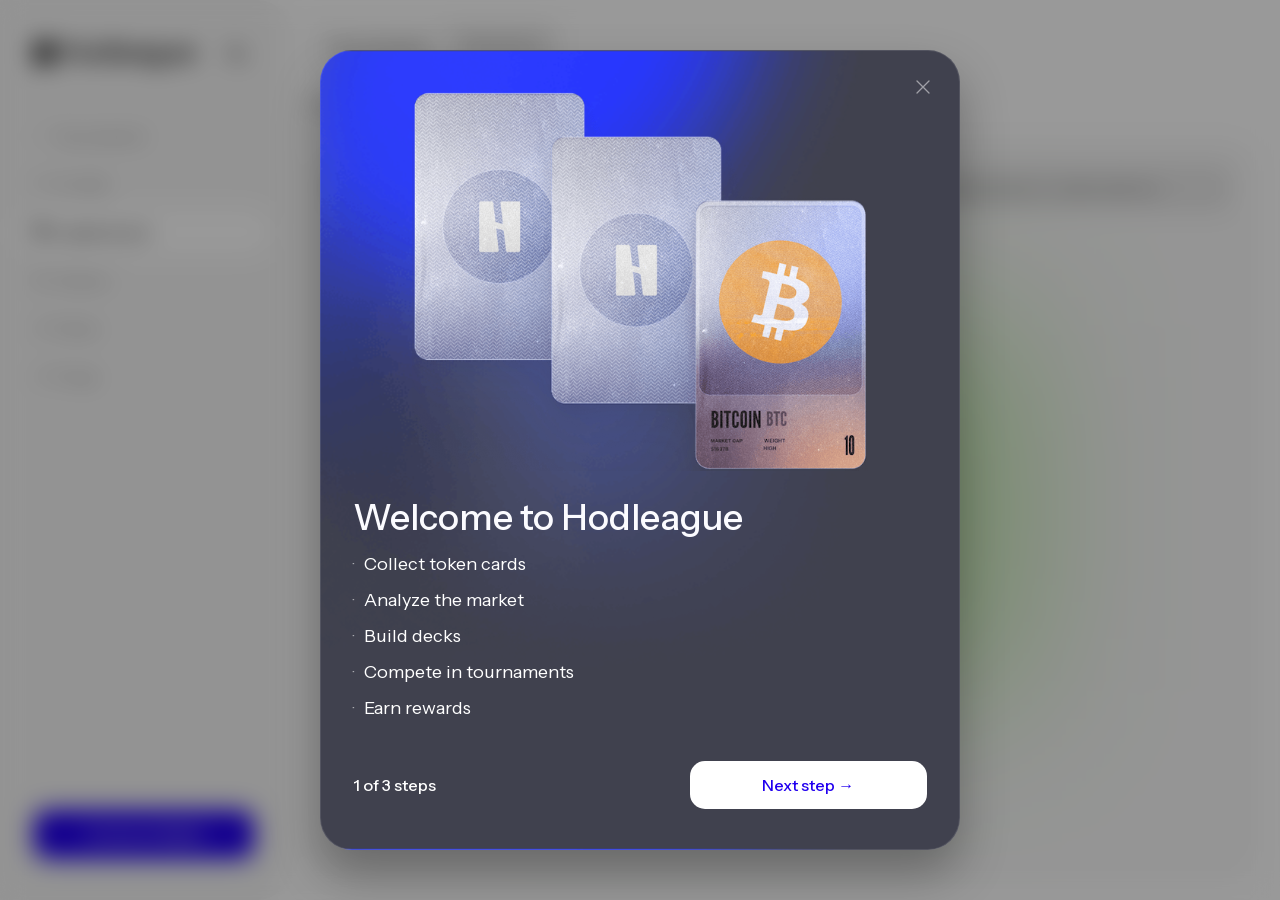
<file: leaderboard/index.html>
<!DOCTYPE html><!--JLvhQaUQY6eGGxtULDHau--><html lang="ru"><head><meta charSet="utf-8"/><meta name="viewport" content="width=device-width, initial-scale=1"/><link rel="preload" href="/_next/static/media/011cc18608a24a6f-s.p.d92c1f67.woff2" as="font" crossorigin="" type="font/woff2"/><link rel="preload" href="/_next/static/media/f06bf9da926bae75-s.p.c68a79fb.woff2" as="font" crossorigin="" type="font/woff2"/><link rel="stylesheet" href="/_next/static/chunks/53890b832819b041.css" data-precedence="next"/><link rel="preload" as="script" fetchPriority="low" href="/_next/static/chunks/b5c73e02ab146a68.js"/><script src="/_next/static/chunks/94a0e9d27b5d7242.js" async=""></script><script src="/_next/static/chunks/8c8c28f39a86109c.js" async=""></script><script src="/_next/static/chunks/a7419f10514767cb.js" async=""></script><script src="/_next/static/chunks/3ba36db6a8e75c89.js" async=""></script><script src="/_next/static/chunks/a191666cb37a6650.js" async=""></script><script src="/_next/static/chunks/turbopack-c7a43bd351a46e70.js" async=""></script><script src="/_next/static/chunks/fc6aa991cc11b3aa.js" async=""></script><script src="/_next/static/chunks/f9743ea6b10818fc.js" async=""></script><script src="/_next/static/chunks/c6190d516b972bb6.js" async=""></script><script src="/_next/static/chunks/49e9059f9f179002.js" async=""></script><script src="/_next/static/chunks/178c5a3c6e7ffe60.js" async=""></script><script src="/_next/static/chunks/c09cca1f9ece8c27.js" async=""></script><script src="/_next/static/chunks/3510f6c2be0c476b.js" async=""></script><script src="/_next/static/chunks/4fa349a540596eb1.js" async=""></script><script src="/_next/static/chunks/82b742aba8b12f30.js" async=""></script><script src="/_next/static/chunks/ff1a16fafef87110.js" async=""></script><script src="/_next/static/chunks/510d145833bbde48.js" async=""></script><script src="/_next/static/chunks/2b0eba828f3138a3.js" async=""></script><script src="/_next/static/chunks/dcded600d1e51909.js" async=""></script><script src="/_next/static/chunks/d6ec20ca0cf04dc2.js" async=""></script><script src="/_next/static/chunks/68c20897af02d7dc.js" async=""></script><link rel="apple-touch-icon" href="/logo-3.png"/><link rel="icon" href="/logo-3.png"/><meta name="apple-mobile-web-app-capable" content="yes"/><meta name="apple-mobile-web-app-title" content="Hodleague"/><meta name="apple-mobile-web-app-status-bar-style" content="default"/><link rel="preconnect" href="https://uat.hodleague.com" crossorigin="anonymous"/><link rel="dns-prefetch" href="https://uat.hodleague.com"/><meta name="next-size-adjust" content=""/><title>Hodleague</title><meta name="description" content="Build your crypto deck, compete in tournaments, and prove you&#x27;re the real alpha. Fantasy league for crypto degens."/><meta name="mobile-web-app-capable" content="yes"/><meta name="apple-mobile-web-app-title" content="Hodleague"/><meta name="apple-mobile-web-app-status-bar-style" content="default"/><meta property="og:title" content="Hodleague"/><meta property="og:description" content="Build your crypto deck, compete in tournaments, and prove you&#x27;re the real alpha. Fantasy league for crypto degens."/><meta property="og:url" content="https://hodleague.com/"/><meta property="og:site_name" content="Hodleague"/><meta property="og:image" content="https://hodleague.com/logo-3.png"/><meta property="og:image:width" content="512"/><meta property="og:image:height" content="512"/><meta property="og:image:alt" content="Hodleague"/><meta property="og:type" content="website"/><meta name="twitter:card" content="summary"/><meta name="twitter:title" content="Hodleague"/><meta name="twitter:description" content="Build your crypto deck, compete in tournaments, and prove you&#x27;re the real alpha. Fantasy league for crypto degens."/><meta name="twitter:image" content="https://hodleague.com/logo-3.png"/><link rel="icon" href="/favicon.ico?favicon.8103ba68.ico" sizes="32x32" type="image/x-icon"/><link rel="icon" href="/logo-3.png"/><link rel="apple-touch-icon" href="/logo-3.png"/><script>(function(){var q=location.search;if(!q||q.length<2)return;var params=new URLSearchParams(q.slice(1));var o={};var us=params.get('utm_source');if(us)o.utm_source=us;var um=params.get('utm_medium');if(um)o.utm_medium=um;var uc=params.get('utm_campaign');if(uc)o.utm_campaign=uc;var ml=params.get('fc_ml_id');if(ml)o.marketing_link_id=ml;if(!Object.keys(o).length)return;sessionStorage.setItem('hodleague_acquisition',JSON.stringify(o));})();</script><script>(function(){var p=location.pathname.replace(/\/$/,'')||'/';var b="";var r=b?p===b||p===b+'/':p===''||p==='/';if(r){var sq=location.search||'';var h=location.hash||'';location.replace((b?b+'/':'/')+'tournament/'+sq+h);}})();</script><script>(function(){var t=localStorage.getItem('hodleague-theme');if(t==='dark')document.documentElement.setAttribute('data-theme','dark');else if(t==='light')document.documentElement.setAttribute('data-theme','light');})();</script><script src="/_next/static/chunks/a6dad97d9634a72d.js" noModule=""></script></head><body class="instrument_sans_d1ca5634-module__PTTdIG__variable league_gothic_f760cda8-module__BmGifa__variable antialiased"><div hidden=""><!--$--><!--/$--></div><!--$!--><template data-dgst="BAILOUT_TO_CLIENT_SIDE_RENDERING"></template><!--/$--><div class="flex h-dvh bg-[var(--background)]"><div class="md:hidden fixed top-0 left-0 right-0 z-[60] flex items-center justify-between gap-2 px-6 py-4 touch-none select-none bg-transparent backdrop-blur-[75px] rounded-br-[30px]"><div class="flex items-center gap-2 min-w-0 flex-1" data-ph-capture-attribute-button="page-header-menu"><div class="w-[24px] h-[24px] text-[var(--text-primary)] flex items-center justify-center overflow-hidden shrink-0 "><svg width="12" height="14" viewBox="0 0 12 14" fill="none" xmlns="http://www.w3.org/2000/svg" class="w-full h-full"><path d="M6.41047 2.35023e-08C6.12406 1.09829e-08 5.90162 0.249602 5.93447 0.534121L7.44135 13.5852C7.46927 13.8269 7.67398 14.0094 7.91735 14.0094L10.8684 14.0094C11.133 14.0094 11.3475 13.7949 11.3475 13.5302L11.3475 0.479161C11.3475 0.214527 11.133 2.2993e-07 10.8684 2.18363e-07L6.41047 2.35023e-08Z" fill="currentColor"></path><path d="M4.93694 14.0098C5.22335 14.0098 5.44579 13.7602 5.41294 13.4756L3.90606 0.424584C3.87814 0.182819 3.67343 0.000380437 3.43006 0.000380427L0.479051 0.000380298C0.214417 0.000380286 -0.0001105 0.214908 -0.000110512 0.479542L-0.000111082 13.5306C-0.000111094 13.7952 0.214417 14.0098 0.47905 14.0098L4.93694 14.0098Z" fill="currentColor"></path><rect x="4.00781" y="5.53418" width="4.06272" height="1.68113" transform="rotate(15 4.00781 5.53418)" fill="currentColor"></rect></svg></div><span class="text-xl font-medium text-[var(--text-primary)] truncate">Leaderboard</span></div><div class="flex items-center gap-1"><button type="button" data-ph-capture-attribute-button="theme-toggle" class="p-2 rounded-lg hover:bg-[var(--surface-hover)] transition-colors text-[var(--text-primary)]" aria-label="Enable dark theme" title="Dark theme"><svg width="20" height="20" viewBox="0 0 24 24" fill="none" stroke="currentColor" stroke-width="2" stroke-linecap="round" stroke-linejoin="round"><path d="M21 12.79A9 9 0 1 1 11.21 3 7 7 0 0 0 21 12.79z"></path></svg></button><button class="relative p-2 -m-2 hover:bg-[var(--sidebar-hover)] rounded-lg transition-colors w-10 h-10 flex items-center justify-center" aria-label="Open menu" data-ph-capture-attribute-button="mobile-menu-toggle"><svg class="absolute w-6 h-6 text-[var(--text-primary)] transition-all duration-300 opacity-100 rotate-0 scale-100" fill="none" stroke="currentColor" viewBox="0 0 24 24"><path stroke-linecap="round" stroke-linejoin="round" stroke-width="2" d="M4 6h16M4 12h16M4 18h16"></path></svg><svg class="absolute w-6 h-6 text-[var(--text-primary)] transition-all duration-300 opacity-0 -rotate-90 scale-0" fill="none" stroke="currentColor" viewBox="0 0 24 24"><path stroke-linecap="round" stroke-linejoin="round" stroke-width="2" d="M6 18L18 6M6 6l12 12"></path></svg></button></div></div><aside class="
        w-72 bg-[var(--sidebar-bg)] flex flex-col h-dvh fixed left-0 top-0 rounded-r-[30px] border border-[var(--border-subtle)] backdrop-blur-[75px] z-50
        transform transition-transform duration-300 ease-in-out
        -translate-x-full
        md:translate-x-0 md:static
      "><div class="px-8 pt-8 flex items-center justify-between shrink-0 hidden display-none md:flex"><div class="flex items-center gap-1"><div class="w-[24px] h-[24px] text-[var(--text-primary)] flex items-center justify-center overflow-hidden shrink-0 "><svg width="12" height="14" viewBox="0 0 12 14" fill="none" xmlns="http://www.w3.org/2000/svg" class="w-full h-full"><path d="M6.41047 2.35023e-08C6.12406 1.09829e-08 5.90162 0.249602 5.93447 0.534121L7.44135 13.5852C7.46927 13.8269 7.67398 14.0094 7.91735 14.0094L10.8684 14.0094C11.133 14.0094 11.3475 13.7949 11.3475 13.5302L11.3475 0.479161C11.3475 0.214527 11.133 2.2993e-07 10.8684 2.18363e-07L6.41047 2.35023e-08Z" fill="currentColor"></path><path d="M4.93694 14.0098C5.22335 14.0098 5.44579 13.7602 5.41294 13.4756L3.90606 0.424584C3.87814 0.182819 3.67343 0.000380437 3.43006 0.000380427L0.479051 0.000380298C0.214417 0.000380286 -0.0001105 0.214908 -0.000110512 0.479542L-0.000111082 13.5306C-0.000111094 13.7952 0.214417 14.0098 0.47905 14.0098L4.93694 14.0098Z" fill="currentColor"></path><rect x="4.00781" y="5.53418" width="4.06272" height="1.68113" transform="rotate(15 4.00781 5.53418)" fill="currentColor"></rect></svg></div><span class="text-[26px] font-medium text-[var(--text-primary)]">Hodleague</span></div><div class="hidden md:block shrink-0"><button type="button" data-ph-capture-attribute-button="theme-toggle" class="p-2 rounded-lg hover:bg-[var(--surface-hover)] transition-colors text-[var(--text-primary)]" aria-label="Enable dark theme" title="Dark theme"><svg width="20" height="20" viewBox="0 0 24 24" fill="none" stroke="currentColor" stroke-width="2" stroke-linecap="round" stroke-linejoin="round"><path d="M21 12.79A9 9 0 1 1 11.21 3 7 7 0 0 0 21 12.79z"></path></svg></button></div><button class="md:hidden p-2 hover:bg-[var(--surface-hover)] rounded-lg transition-colors" aria-label="Close menu" data-ph-capture-attribute-button="sidebar-close"><svg class="w-6 h-6 text-[var(--text-primary)]" fill="none" stroke="currentColor" viewBox="0 0 24 24"><path stroke-linecap="round" stroke-linejoin="round" stroke-width="2" d="M6 18L18 6M6 6l12 12"></path></svg></button></div><nav class="flex-1 px-4  pt-16 md:pt-10"><ul class="space-y-0"><li><a data-ph-capture-attribute-button="nav-tournament" class="flex items-center gap-[5px] px-2 md:px-4 py-2 h-12 rounded-[30px] transition-colors text-[var(--nav-item-inactive)] hover:text-[var(--nav-item-inactive-hover)]" href="/tournament/"><svg width="16" height="16" viewBox="0 0 22 22" fill="none" xmlns="http://www.w3.org/2000/svg"><g clip-path="url(#clip0_169_7249)"><path d="M4.39893 10.2377L5.37499 13.8804M5.37499 13.8804L9.01773 12.9043M5.37499 13.8804L10.7083 4.64278M17.4579 11.6188L16.4818 7.97611M16.4818 7.97611L12.8391 8.95218M16.4818 7.97611L11.1485 17.2137" stroke="var(--nav-item-inactive)" stroke-opacity="0.5" stroke-width="1.33333" stroke-linecap="round" stroke-linejoin="round"></path></g><defs><clipPath id="clip0_169_7249"><rect width="16" height="16" fill="white" transform="translate(8) rotate(30)"></rect></clipPath></defs></svg><span class="text-[16px]">Tournament</span></a></li><li><a data-ph-capture-attribute-button="nav-arcade" class="flex items-center gap-[5px] px-2 md:px-4 py-2 h-12 rounded-[30px] transition-colors text-[var(--nav-item-inactive)] hover:text-[var(--nav-item-inactive-hover)]" href="/arcade/"><svg width="16" height="16" viewBox="0 0 16 16" fill="none" xmlns="http://www.w3.org/2000/svg"><path d="M2 5.5C2 4.67 2.67 4 3.5 4h9c.83 0 1.5.67 1.5 1.5v5c0 .83-.67 1.5-1.5 1.5h-9C2.67 12 2 11.33 2 10.5v-5z" stroke="var(--nav-item-inactive)" stroke-opacity="0.5" stroke-width="1.33" stroke-linecap="round" stroke-linejoin="round"></path><path d="M6 7H4M5 6v2" stroke="var(--nav-item-inactive)" stroke-opacity="0.5" stroke-width="1.33" stroke-linecap="round"></path><circle cx="10.5" cy="7.5" r="0.75" fill="var(--nav-item-inactive)" fill-opacity="0.5"></circle><circle cx="12" cy="6.5" r="0.75" fill="var(--nav-item-inactive)" fill-opacity="0.5"></circle></svg><span class="text-[16px]">Arcade</span></a></li><li><a data-ph-capture-attribute-button="nav-leaderboard" class="flex items-center gap-[5px] px-2 md:px-4 py-2 h-12 rounded-[30px] transition-colors bg-[var(--nav-item-active-bg)] text-[var(--nav-item-active-text)]" href="/leaderboard/"><svg width="16" height="16" viewBox="0 0 16 16" fill="none" xmlns="http://www.w3.org/2000/svg"><g clip-path="url(#clip0_169_7255)"><path d="M4.8068 10L1.77347 4.76004C1.64267 4.53396 1.58115 4.27443 1.59656 4.01369C1.61197 3.75295 1.70362 3.50248 1.86013 3.29337L2.93347 1.86671C3.05766 1.70111 3.21871 1.56671 3.40385 1.47414C3.58899 1.38157 3.79314 1.33337 4.00013 1.33337H12.0001C12.2071 1.33337 12.4113 1.38157 12.5964 1.47414C12.7816 1.56671 12.9426 1.70111 13.0668 1.86671L14.1335 3.29337C14.291 3.50181 14.3839 3.75194 14.4004 4.01269C14.417 4.27344 14.3567 4.53332 14.2268 4.76004L11.1935 10M7.33357 8.00001L3.41357 1.46667M8.66683 8.00001L12.5868 1.46667M5.3335 4.66671H10.6668M8.00016 12V10.6667H7.66683M11.3335 11.3334C11.3335 13.1743 9.84111 14.6667 8.00016 14.6667C6.15921 14.6667 4.66683 13.1743 4.66683 11.3334C4.66683 9.49242 6.15921 8.00004 8.00016 8.00004C9.84111 8.00004 11.3335 9.49242 11.3335 11.3334Z" stroke="var(--nav-item-active-text)" stroke-opacity="1" stroke-width="1.33333" stroke-linecap="round" stroke-linejoin="round"></path></g><defs><clipPath id="clip0_169_7255"><rect width="16" height="16" fill="white"></rect></clipPath></defs></svg><span class="text-[16px]">Leaderboard</span></a></li><li><a data-ph-capture-attribute-button="nav-tokens" class="flex items-center gap-[5px] px-2 md:px-4 py-2 h-12 rounded-[30px] transition-colors text-[var(--nav-item-inactive)] hover:text-[var(--nav-item-inactive-hover)]" href="/tokens/"><svg width="16" height="16" viewBox="0 0 16 16" fill="none" xmlns="http://www.w3.org/2000/svg"><g fill="var(--nav-item-inactive)" fill-opacity="0.5" fill-rule="evenodd" clip-rule="evenodd"><path d="M5.791 3.318L3.316 5.793a1 1 0 000 1.414l2.475 2.475a1 1 0 001.415 0L9.68 7.207a1 1 0 000-1.414L7.206 3.318a1 1 0 00-1.415 0zm.707 4.95L4.731 6.5l1.767-1.768L8.266 6.5 6.498 8.268z"></path><path d="M0 6.5a6.5 6.5 0 0112.346-2.845 6.5 6.5 0 11-8.691 8.691A6.5 6.5 0 010 6.5zm6.5-5a5 5 0 100 10 5 5 0 000-10zm6.5 5c0-.201-.01-.4-.027-.597a5 5 0 11-7.07 7.07A6.5 6.5 0 0013 6.5z"></path></g></svg><span class="text-[16px]">Tokens</span></a></li><li><a data-ph-capture-attribute-button="nav-packs" class="flex items-center gap-[5px] px-2 md:px-4 py-2 h-12 rounded-[30px] transition-colors text-[var(--nav-item-inactive)] hover:text-[var(--nav-item-inactive-hover)]" href="/packs/"><svg width="16" height="16" viewBox="0 0 16 16" fill="none" xmlns="http://www.w3.org/2000/svg"><mask id="path-1-inside-1_169_7258" fill="white"><rect x="7" y="2" width="6" height="9" rx="1"></rect></mask><rect x="7" y="2" width="6" height="9" rx="1" stroke="var(--nav-item-inactive)" stroke-opacity="0.5" stroke-width="2.6" mask="url(#path-1-inside-1_169_7258)"></rect><mask id="path-2-inside-2_169_7258" fill="white"><rect x="5" y="4" width="6" height="9" rx="1"></rect></mask><rect x="5" y="4" width="6" height="9" rx="1" fill="var(--icon-bg)" stroke="var(--nav-item-inactive)" stroke-opacity="0.5" stroke-width="2.6" mask="url(#path-2-inside-2_169_7258)"></rect><mask id="path-3-inside-3_169_7258" fill="white"><rect x="3" y="6" width="6" height="9" rx="1"></rect></mask><rect x="3" y="6" width="6" height="9" rx="1" fill="var(--icon-bg)" stroke="var(--nav-item-inactive)" stroke-opacity="0.5" stroke-width="2.6" mask="url(#path-3-inside-3_169_7258)"></rect></svg><span class="text-[16px]">Packs</span></a></li><li><a data-ph-capture-attribute-button="nav-forge" class="flex items-center gap-[5px] px-2 md:px-4 py-2 h-12 rounded-[30px] transition-colors text-[var(--nav-item-inactive)] hover:text-[var(--nav-item-inactive-hover)]" href="/forge/"><svg width="16" height="16" viewBox="0 0 16 16" fill="none" xmlns="http://www.w3.org/2000/svg"><path d="M11.5 1.75L7.25 6M10.25 1h3v2.25h-2L10.25 1z" stroke="var(--nav-item-inactive)" stroke-opacity="0.5" stroke-width="1.33" stroke-linecap="round" stroke-linejoin="round"></path><path d="M2 12.75h12M3.5 9.5h9l1.25 3.25H2.25l1.25-3.25z" stroke="var(--nav-item-inactive)" stroke-opacity="0.5" stroke-width="1.33" stroke-linecap="round" stroke-linejoin="round"></path></svg><span class="text-[16px]">Forge</span></a></li></ul></nav><div class="p-4 pb-6"><div class="rounded-[30px] bg-[var(--userinfo-bg)] border border-[var(--input-border)] backdrop-blur-[150px] p-4"></div></div></aside><div class="flex flex-col flex-1 min-w-0"><main class="flex-1 min-w-0 overflow-x-hidden overflow-y-auto overscroll-contain bg-[var(--background)] pt-18 py-5 px-4 md:py-6 md:px-6"><div class="w-full max-w-8xl mx-auto flex flex-col min-w-0 h-full"><div class="flex flex-col gap-1 mb-4 md:mb-5 shrink-0"><div class="flex gap-[1px] rounded-[10px] p-[2px] w-fit max-w-full flex-wrap bg-[var(--input-bg)] border border-[var(--border)]" role="tablist" aria-label="Leaderboard type"><a role="tab" aria-selected="true" class="px-4 py-2.5 rounded-[8px] text-sm font-medium transition-colors whitespace-nowrap bg-[var(--surface)] text-[var(--text-primary)] border border-[var(--border)] shadow-sm" data-ph-capture-attribute-button="leaderboard-tab-tournament" href="/leaderboard/">By tournament</a><a role="tab" aria-selected="false" class="px-4 py-2.5 rounded-[8px] text-sm font-medium transition-colors whitespace-nowrap text-[var(--text-secondary)] hover:text-[var(--text-primary)]" data-ph-capture-attribute-button="leaderboard-tab-hp" href="/leaderboard/hp/">HP all-time</a></div></div><!--$!--><template data-dgst="BAILOUT_TO_CLIENT_SIDE_RENDERING"></template><div class="flex flex-col min-w-0 h-full"><div class="flex flex-col md:flex-row gap-4 md:gap-9 mb-4 md:mb-6"><div class="h-12 min-w-[198px] w-40 bg-[var(--surface-elevated)] rounded-[15px] animate-pulse"></div><div class="flex gap-2"><div class="h-10 w-20 bg-[var(--surface-elevated)] rounded-lg animate-pulse"></div><div class="h-10 w-20 bg-[var(--surface-elevated)] rounded-lg animate-pulse"></div><div class="h-10 w-20 bg-[var(--surface-elevated)] rounded-lg animate-pulse"></div><div class="h-10 w-20 bg-[var(--surface-elevated)] rounded-lg animate-pulse"></div></div></div><div class="relative w-full overflow-hidden flex-1 min-h-0 flex flex-col min-w-0" style="border-radius:30px;background:var(--blurcard-gradient);box-shadow:var(--blurcard-shadow)"><div class="relative w-full h-full overflow-hidden flex flex-col" style="border-radius:29px"><div class="absolute" style="width:50%;height:50%;left:25%;top:25%;background:rgb(193, 238, 170);opacity:var(--blurcard-bg-layer-opacity)"></div><div class="absolute inset-0 pointer-events-none" style="background:var(--blurcard-overlay);backdrop-filter:blur(81.1px);-webkit-backdrop-filter:blur(81.1px)"></div><div class="relative h-full flex flex-col"><div class="flex flex-col md:flex-row md:items-center pt-4 md:pt-6 gap-4 px-4 sm:px-6 pb-4 flex-shrink-0"><div class="h-8 w-36 bg-[var(--surface-hover)] rounded animate-pulse"></div><div class="h-12 w-full md:w-[396px] bg-[var(--surface-hover)] rounded-2xl animate-pulse shrink-0"></div></div><div class="flex-1 min-h-0 px-4 md:px-6 pb-4 md:pb-6 overflow-hidden flex flex-col min-w-0"><div class="flex flex-col min-w-0 flex-1 min-h-0 overflow-hidden"><div class="hidden md:flex flex-col min-h-0 flex-1 overflow-hidden"><div class="grid items-center py-2 border-b border-[var(--leaderboard-row-border)] mb-2 flex-shrink-0 grid grid-cols-[minmax(0,1.5fr)_minmax(56px,0.5fr)_minmax(100px,1fr)_minmax(64px,0.5fr)] md:grid-cols-4 gap-3 md:gap-4"><div class="h-6 w-12 bg-[var(--surface-hover)] rounded animate-pulse"></div><div class="h-6 w-10 bg-[var(--surface-hover)] rounded animate-pulse"></div><div class="h-6 w-12 bg-[var(--surface-hover)] rounded animate-pulse"></div><div class="h-6 w-14 bg-[var(--surface-hover)] rounded animate-pulse"></div></div><div class="flex flex-col gap-0 flex-1 min-h-0 overflow-y-auto overflow-x-hidden"><div class="grid items-center py-3 border-b border-[var(--leaderboard-row-border)] grid grid-cols-[minmax(0,1.5fr)_minmax(56px,0.5fr)_minmax(100px,1fr)_minmax(64px,0.5fr)] md:grid-cols-4 gap-3 md:gap-4" style="min-height:75px"><div class="flex items-center gap-2 md:gap-[18px] min-w-0"><div class="w-8 h-8 rounded-lg bg-[var(--surface-hover)] animate-pulse shrink-0"></div><div class="w-10 h-10 rounded-full bg-[var(--surface-hover)] animate-pulse shrink-0"></div><div class="h-4 flex-1 min-w-0 max-w-[120px] bg-[var(--surface-hover)] rounded animate-pulse"></div></div><div class="h-4 w-14 bg-[var(--surface-hover)] rounded animate-pulse shrink-0"></div><div class="flex gap-1.5 items-center [&amp;&gt;*+*]:-ml-4 md:[&amp;&gt;*+*]:ml-0"><div class="w-8 rounded-[7%] bg-[var(--surface-hover)] animate-pulse shrink-0" style="aspect-ratio:567/889"></div><div class="w-8 rounded-[7%] bg-[var(--surface-hover)] animate-pulse shrink-0" style="aspect-ratio:567/889"></div><div class="w-8 rounded-[7%] bg-[var(--surface-hover)] animate-pulse shrink-0" style="aspect-ratio:567/889"></div><div class="w-8 rounded-[7%] bg-[var(--surface-hover)] animate-pulse shrink-0" style="aspect-ratio:567/889"></div><div class="w-8 rounded-[7%] bg-[var(--surface-hover)] animate-pulse shrink-0" style="aspect-ratio:567/889"></div></div><div class="h-4 w-16 bg-[var(--surface-hover)] rounded animate-pulse shrink-0"></div></div><div class="grid items-center py-3 border-b border-[var(--leaderboard-row-border)] grid grid-cols-[minmax(0,1.5fr)_minmax(56px,0.5fr)_minmax(100px,1fr)_minmax(64px,0.5fr)] md:grid-cols-4 gap-3 md:gap-4" style="min-height:75px"><div class="flex items-center gap-2 md:gap-[18px] min-w-0"><div class="w-8 h-8 rounded-lg bg-[var(--surface-hover)] animate-pulse shrink-0"></div><div class="w-10 h-10 rounded-full bg-[var(--surface-hover)] animate-pulse shrink-0"></div><div class="h-4 flex-1 min-w-0 max-w-[120px] bg-[var(--surface-hover)] rounded animate-pulse"></div></div><div class="h-4 w-14 bg-[var(--surface-hover)] rounded animate-pulse shrink-0"></div><div class="flex gap-1.5 items-center [&amp;&gt;*+*]:-ml-4 md:[&amp;&gt;*+*]:ml-0"><div class="w-8 rounded-[7%] bg-[var(--surface-hover)] animate-pulse shrink-0" style="aspect-ratio:567/889"></div><div class="w-8 rounded-[7%] bg-[var(--surface-hover)] animate-pulse shrink-0" style="aspect-ratio:567/889"></div><div class="w-8 rounded-[7%] bg-[var(--surface-hover)] animate-pulse shrink-0" style="aspect-ratio:567/889"></div><div class="w-8 rounded-[7%] bg-[var(--surface-hover)] animate-pulse shrink-0" style="aspect-ratio:567/889"></div><div class="w-8 rounded-[7%] bg-[var(--surface-hover)] animate-pulse shrink-0" style="aspect-ratio:567/889"></div></div><div class="h-4 w-16 bg-[var(--surface-hover)] rounded animate-pulse shrink-0"></div></div><div class="grid items-center py-3 border-b border-[var(--leaderboard-row-border)] grid grid-cols-[minmax(0,1.5fr)_minmax(56px,0.5fr)_minmax(100px,1fr)_minmax(64px,0.5fr)] md:grid-cols-4 gap-3 md:gap-4" style="min-height:75px"><div class="flex items-center gap-2 md:gap-[18px] min-w-0"><div class="w-8 h-8 rounded-lg bg-[var(--surface-hover)] animate-pulse shrink-0"></div><div class="w-10 h-10 rounded-full bg-[var(--surface-hover)] animate-pulse shrink-0"></div><div class="h-4 flex-1 min-w-0 max-w-[120px] bg-[var(--surface-hover)] rounded animate-pulse"></div></div><div class="h-4 w-14 bg-[var(--surface-hover)] rounded animate-pulse shrink-0"></div><div class="flex gap-1.5 items-center [&amp;&gt;*+*]:-ml-4 md:[&amp;&gt;*+*]:ml-0"><div class="w-8 rounded-[7%] bg-[var(--surface-hover)] animate-pulse shrink-0" style="aspect-ratio:567/889"></div><div class="w-8 rounded-[7%] bg-[var(--surface-hover)] animate-pulse shrink-0" style="aspect-ratio:567/889"></div><div class="w-8 rounded-[7%] bg-[var(--surface-hover)] animate-pulse shrink-0" style="aspect-ratio:567/889"></div><div class="w-8 rounded-[7%] bg-[var(--surface-hover)] animate-pulse shrink-0" style="aspect-ratio:567/889"></div><div class="w-8 rounded-[7%] bg-[var(--surface-hover)] animate-pulse shrink-0" style="aspect-ratio:567/889"></div></div><div class="h-4 w-16 bg-[var(--surface-hover)] rounded animate-pulse shrink-0"></div></div><div class="grid items-center py-3 border-b border-[var(--leaderboard-row-border)] grid grid-cols-[minmax(0,1.5fr)_minmax(56px,0.5fr)_minmax(100px,1fr)_minmax(64px,0.5fr)] md:grid-cols-4 gap-3 md:gap-4" style="min-height:75px"><div class="flex items-center gap-2 md:gap-[18px] min-w-0"><div class="w-8 h-8 rounded-lg bg-[var(--surface-hover)] animate-pulse shrink-0"></div><div class="w-10 h-10 rounded-full bg-[var(--surface-hover)] animate-pulse shrink-0"></div><div class="h-4 flex-1 min-w-0 max-w-[120px] bg-[var(--surface-hover)] rounded animate-pulse"></div></div><div class="h-4 w-14 bg-[var(--surface-hover)] rounded animate-pulse shrink-0"></div><div class="flex gap-1.5 items-center [&amp;&gt;*+*]:-ml-4 md:[&amp;&gt;*+*]:ml-0"><div class="w-8 rounded-[7%] bg-[var(--surface-hover)] animate-pulse shrink-0" style="aspect-ratio:567/889"></div><div class="w-8 rounded-[7%] bg-[var(--surface-hover)] animate-pulse shrink-0" style="aspect-ratio:567/889"></div><div class="w-8 rounded-[7%] bg-[var(--surface-hover)] animate-pulse shrink-0" style="aspect-ratio:567/889"></div><div class="w-8 rounded-[7%] bg-[var(--surface-hover)] animate-pulse shrink-0" style="aspect-ratio:567/889"></div><div class="w-8 rounded-[7%] bg-[var(--surface-hover)] animate-pulse shrink-0" style="aspect-ratio:567/889"></div></div><div class="h-4 w-16 bg-[var(--surface-hover)] rounded animate-pulse shrink-0"></div></div><div class="grid items-center py-3 border-b border-[var(--leaderboard-row-border)] grid grid-cols-[minmax(0,1.5fr)_minmax(56px,0.5fr)_minmax(100px,1fr)_minmax(64px,0.5fr)] md:grid-cols-4 gap-3 md:gap-4" style="min-height:75px"><div class="flex items-center gap-2 md:gap-[18px] min-w-0"><div class="w-8 h-8 rounded-lg bg-[var(--surface-hover)] animate-pulse shrink-0"></div><div class="w-10 h-10 rounded-full bg-[var(--surface-hover)] animate-pulse shrink-0"></div><div class="h-4 flex-1 min-w-0 max-w-[120px] bg-[var(--surface-hover)] rounded animate-pulse"></div></div><div class="h-4 w-14 bg-[var(--surface-hover)] rounded animate-pulse shrink-0"></div><div class="flex gap-1.5 items-center [&amp;&gt;*+*]:-ml-4 md:[&amp;&gt;*+*]:ml-0"><div class="w-8 rounded-[7%] bg-[var(--surface-hover)] animate-pulse shrink-0" style="aspect-ratio:567/889"></div><div class="w-8 rounded-[7%] bg-[var(--surface-hover)] animate-pulse shrink-0" style="aspect-ratio:567/889"></div><div class="w-8 rounded-[7%] bg-[var(--surface-hover)] animate-pulse shrink-0" style="aspect-ratio:567/889"></div><div class="w-8 rounded-[7%] bg-[var(--surface-hover)] animate-pulse shrink-0" style="aspect-ratio:567/889"></div><div class="w-8 rounded-[7%] bg-[var(--surface-hover)] animate-pulse shrink-0" style="aspect-ratio:567/889"></div></div><div class="h-4 w-16 bg-[var(--surface-hover)] rounded animate-pulse shrink-0"></div></div><div class="grid items-center py-3 border-b border-[var(--leaderboard-row-border)] grid grid-cols-[minmax(0,1.5fr)_minmax(56px,0.5fr)_minmax(100px,1fr)_minmax(64px,0.5fr)] md:grid-cols-4 gap-3 md:gap-4" style="min-height:75px"><div class="flex items-center gap-2 md:gap-[18px] min-w-0"><div class="w-8 h-8 rounded-lg bg-[var(--surface-hover)] animate-pulse shrink-0"></div><div class="w-10 h-10 rounded-full bg-[var(--surface-hover)] animate-pulse shrink-0"></div><div class="h-4 flex-1 min-w-0 max-w-[120px] bg-[var(--surface-hover)] rounded animate-pulse"></div></div><div class="h-4 w-14 bg-[var(--surface-hover)] rounded animate-pulse shrink-0"></div><div class="flex gap-1.5 items-center [&amp;&gt;*+*]:-ml-4 md:[&amp;&gt;*+*]:ml-0"><div class="w-8 rounded-[7%] bg-[var(--surface-hover)] animate-pulse shrink-0" style="aspect-ratio:567/889"></div><div class="w-8 rounded-[7%] bg-[var(--surface-hover)] animate-pulse shrink-0" style="aspect-ratio:567/889"></div><div class="w-8 rounded-[7%] bg-[var(--surface-hover)] animate-pulse shrink-0" style="aspect-ratio:567/889"></div><div class="w-8 rounded-[7%] bg-[var(--surface-hover)] animate-pulse shrink-0" style="aspect-ratio:567/889"></div><div class="w-8 rounded-[7%] bg-[var(--surface-hover)] animate-pulse shrink-0" style="aspect-ratio:567/889"></div></div><div class="h-4 w-16 bg-[var(--surface-hover)] rounded animate-pulse shrink-0"></div></div><div class="grid items-center py-3 border-b border-[var(--leaderboard-row-border)] grid grid-cols-[minmax(0,1.5fr)_minmax(56px,0.5fr)_minmax(100px,1fr)_minmax(64px,0.5fr)] md:grid-cols-4 gap-3 md:gap-4" style="min-height:75px"><div class="flex items-center gap-2 md:gap-[18px] min-w-0"><div class="w-8 h-8 rounded-lg bg-[var(--surface-hover)] animate-pulse shrink-0"></div><div class="w-10 h-10 rounded-full bg-[var(--surface-hover)] animate-pulse shrink-0"></div><div class="h-4 flex-1 min-w-0 max-w-[120px] bg-[var(--surface-hover)] rounded animate-pulse"></div></div><div class="h-4 w-14 bg-[var(--surface-hover)] rounded animate-pulse shrink-0"></div><div class="flex gap-1.5 items-center [&amp;&gt;*+*]:-ml-4 md:[&amp;&gt;*+*]:ml-0"><div class="w-8 rounded-[7%] bg-[var(--surface-hover)] animate-pulse shrink-0" style="aspect-ratio:567/889"></div><div class="w-8 rounded-[7%] bg-[var(--surface-hover)] animate-pulse shrink-0" style="aspect-ratio:567/889"></div><div class="w-8 rounded-[7%] bg-[var(--surface-hover)] animate-pulse shrink-0" style="aspect-ratio:567/889"></div><div class="w-8 rounded-[7%] bg-[var(--surface-hover)] animate-pulse shrink-0" style="aspect-ratio:567/889"></div><div class="w-8 rounded-[7%] bg-[var(--surface-hover)] animate-pulse shrink-0" style="aspect-ratio:567/889"></div></div><div class="h-4 w-16 bg-[var(--surface-hover)] rounded animate-pulse shrink-0"></div></div><div class="grid items-center py-3 border-b border-[var(--leaderboard-row-border)] grid grid-cols-[minmax(0,1.5fr)_minmax(56px,0.5fr)_minmax(100px,1fr)_minmax(64px,0.5fr)] md:grid-cols-4 gap-3 md:gap-4" style="min-height:75px"><div class="flex items-center gap-2 md:gap-[18px] min-w-0"><div class="w-8 h-8 rounded-lg bg-[var(--surface-hover)] animate-pulse shrink-0"></div><div class="w-10 h-10 rounded-full bg-[var(--surface-hover)] animate-pulse shrink-0"></div><div class="h-4 flex-1 min-w-0 max-w-[120px] bg-[var(--surface-hover)] rounded animate-pulse"></div></div><div class="h-4 w-14 bg-[var(--surface-hover)] rounded animate-pulse shrink-0"></div><div class="flex gap-1.5 items-center [&amp;&gt;*+*]:-ml-4 md:[&amp;&gt;*+*]:ml-0"><div class="w-8 rounded-[7%] bg-[var(--surface-hover)] animate-pulse shrink-0" style="aspect-ratio:567/889"></div><div class="w-8 rounded-[7%] bg-[var(--surface-hover)] animate-pulse shrink-0" style="aspect-ratio:567/889"></div><div class="w-8 rounded-[7%] bg-[var(--surface-hover)] animate-pulse shrink-0" style="aspect-ratio:567/889"></div><div class="w-8 rounded-[7%] bg-[var(--surface-hover)] animate-pulse shrink-0" style="aspect-ratio:567/889"></div><div class="w-8 rounded-[7%] bg-[var(--surface-hover)] animate-pulse shrink-0" style="aspect-ratio:567/889"></div></div><div class="h-4 w-16 bg-[var(--surface-hover)] rounded animate-pulse shrink-0"></div></div><div class="grid items-center py-3 border-b border-[var(--leaderboard-row-border)] grid grid-cols-[minmax(0,1.5fr)_minmax(56px,0.5fr)_minmax(100px,1fr)_minmax(64px,0.5fr)] md:grid-cols-4 gap-3 md:gap-4" style="min-height:75px"><div class="flex items-center gap-2 md:gap-[18px] min-w-0"><div class="w-8 h-8 rounded-lg bg-[var(--surface-hover)] animate-pulse shrink-0"></div><div class="w-10 h-10 rounded-full bg-[var(--surface-hover)] animate-pulse shrink-0"></div><div class="h-4 flex-1 min-w-0 max-w-[120px] bg-[var(--surface-hover)] rounded animate-pulse"></div></div><div class="h-4 w-14 bg-[var(--surface-hover)] rounded animate-pulse shrink-0"></div><div class="flex gap-1.5 items-center [&amp;&gt;*+*]:-ml-4 md:[&amp;&gt;*+*]:ml-0"><div class="w-8 rounded-[7%] bg-[var(--surface-hover)] animate-pulse shrink-0" style="aspect-ratio:567/889"></div><div class="w-8 rounded-[7%] bg-[var(--surface-hover)] animate-pulse shrink-0" style="aspect-ratio:567/889"></div><div class="w-8 rounded-[7%] bg-[var(--surface-hover)] animate-pulse shrink-0" style="aspect-ratio:567/889"></div><div class="w-8 rounded-[7%] bg-[var(--surface-hover)] animate-pulse shrink-0" style="aspect-ratio:567/889"></div><div class="w-8 rounded-[7%] bg-[var(--surface-hover)] animate-pulse shrink-0" style="aspect-ratio:567/889"></div></div><div class="h-4 w-16 bg-[var(--surface-hover)] rounded animate-pulse shrink-0"></div></div><div class="grid items-center py-3 border-b border-[var(--leaderboard-row-border)] grid grid-cols-[minmax(0,1.5fr)_minmax(56px,0.5fr)_minmax(100px,1fr)_minmax(64px,0.5fr)] md:grid-cols-4 gap-3 md:gap-4" style="min-height:75px"><div class="flex items-center gap-2 md:gap-[18px] min-w-0"><div class="w-8 h-8 rounded-lg bg-[var(--surface-hover)] animate-pulse shrink-0"></div><div class="w-10 h-10 rounded-full bg-[var(--surface-hover)] animate-pulse shrink-0"></div><div class="h-4 flex-1 min-w-0 max-w-[120px] bg-[var(--surface-hover)] rounded animate-pulse"></div></div><div class="h-4 w-14 bg-[var(--surface-hover)] rounded animate-pulse shrink-0"></div><div class="flex gap-1.5 items-center [&amp;&gt;*+*]:-ml-4 md:[&amp;&gt;*+*]:ml-0"><div class="w-8 rounded-[7%] bg-[var(--surface-hover)] animate-pulse shrink-0" style="aspect-ratio:567/889"></div><div class="w-8 rounded-[7%] bg-[var(--surface-hover)] animate-pulse shrink-0" style="aspect-ratio:567/889"></div><div class="w-8 rounded-[7%] bg-[var(--surface-hover)] animate-pulse shrink-0" style="aspect-ratio:567/889"></div><div class="w-8 rounded-[7%] bg-[var(--surface-hover)] animate-pulse shrink-0" style="aspect-ratio:567/889"></div><div class="w-8 rounded-[7%] bg-[var(--surface-hover)] animate-pulse shrink-0" style="aspect-ratio:567/889"></div></div><div class="h-4 w-16 bg-[var(--surface-hover)] rounded animate-pulse shrink-0"></div></div><div class="grid items-center py-3 border-b border-[var(--leaderboard-row-border)] grid grid-cols-[minmax(0,1.5fr)_minmax(56px,0.5fr)_minmax(100px,1fr)_minmax(64px,0.5fr)] md:grid-cols-4 gap-3 md:gap-4" style="min-height:75px"><div class="flex items-center gap-2 md:gap-[18px] min-w-0"><div class="w-8 h-8 rounded-lg bg-[var(--surface-hover)] animate-pulse shrink-0"></div><div class="w-10 h-10 rounded-full bg-[var(--surface-hover)] animate-pulse shrink-0"></div><div class="h-4 flex-1 min-w-0 max-w-[120px] bg-[var(--surface-hover)] rounded animate-pulse"></div></div><div class="h-4 w-14 bg-[var(--surface-hover)] rounded animate-pulse shrink-0"></div><div class="flex gap-1.5 items-center [&amp;&gt;*+*]:-ml-4 md:[&amp;&gt;*+*]:ml-0"><div class="w-8 rounded-[7%] bg-[var(--surface-hover)] animate-pulse shrink-0" style="aspect-ratio:567/889"></div><div class="w-8 rounded-[7%] bg-[var(--surface-hover)] animate-pulse shrink-0" style="aspect-ratio:567/889"></div><div class="w-8 rounded-[7%] bg-[var(--surface-hover)] animate-pulse shrink-0" style="aspect-ratio:567/889"></div><div class="w-8 rounded-[7%] bg-[var(--surface-hover)] animate-pulse shrink-0" style="aspect-ratio:567/889"></div><div class="w-8 rounded-[7%] bg-[var(--surface-hover)] animate-pulse shrink-0" style="aspect-ratio:567/889"></div></div><div class="h-4 w-16 bg-[var(--surface-hover)] rounded animate-pulse shrink-0"></div></div><div class="grid items-center py-3 border-b border-[var(--leaderboard-row-border)] grid grid-cols-[minmax(0,1.5fr)_minmax(56px,0.5fr)_minmax(100px,1fr)_minmax(64px,0.5fr)] md:grid-cols-4 gap-3 md:gap-4" style="min-height:75px"><div class="flex items-center gap-2 md:gap-[18px] min-w-0"><div class="w-8 h-8 rounded-lg bg-[var(--surface-hover)] animate-pulse shrink-0"></div><div class="w-10 h-10 rounded-full bg-[var(--surface-hover)] animate-pulse shrink-0"></div><div class="h-4 flex-1 min-w-0 max-w-[120px] bg-[var(--surface-hover)] rounded animate-pulse"></div></div><div class="h-4 w-14 bg-[var(--surface-hover)] rounded animate-pulse shrink-0"></div><div class="flex gap-1.5 items-center [&amp;&gt;*+*]:-ml-4 md:[&amp;&gt;*+*]:ml-0"><div class="w-8 rounded-[7%] bg-[var(--surface-hover)] animate-pulse shrink-0" style="aspect-ratio:567/889"></div><div class="w-8 rounded-[7%] bg-[var(--surface-hover)] animate-pulse shrink-0" style="aspect-ratio:567/889"></div><div class="w-8 rounded-[7%] bg-[var(--surface-hover)] animate-pulse shrink-0" style="aspect-ratio:567/889"></div><div class="w-8 rounded-[7%] bg-[var(--surface-hover)] animate-pulse shrink-0" style="aspect-ratio:567/889"></div><div class="w-8 rounded-[7%] bg-[var(--surface-hover)] animate-pulse shrink-0" style="aspect-ratio:567/889"></div></div><div class="h-4 w-16 bg-[var(--surface-hover)] rounded animate-pulse shrink-0"></div></div><div class="grid items-center py-3 border-b border-[var(--leaderboard-row-border)] grid grid-cols-[minmax(0,1.5fr)_minmax(56px,0.5fr)_minmax(100px,1fr)_minmax(64px,0.5fr)] md:grid-cols-4 gap-3 md:gap-4" style="min-height:75px"><div class="flex items-center gap-2 md:gap-[18px] min-w-0"><div class="w-8 h-8 rounded-lg bg-[var(--surface-hover)] animate-pulse shrink-0"></div><div class="w-10 h-10 rounded-full bg-[var(--surface-hover)] animate-pulse shrink-0"></div><div class="h-4 flex-1 min-w-0 max-w-[120px] bg-[var(--surface-hover)] rounded animate-pulse"></div></div><div class="h-4 w-14 bg-[var(--surface-hover)] rounded animate-pulse shrink-0"></div><div class="flex gap-1.5 items-center [&amp;&gt;*+*]:-ml-4 md:[&amp;&gt;*+*]:ml-0"><div class="w-8 rounded-[7%] bg-[var(--surface-hover)] animate-pulse shrink-0" style="aspect-ratio:567/889"></div><div class="w-8 rounded-[7%] bg-[var(--surface-hover)] animate-pulse shrink-0" style="aspect-ratio:567/889"></div><div class="w-8 rounded-[7%] bg-[var(--surface-hover)] animate-pulse shrink-0" style="aspect-ratio:567/889"></div><div class="w-8 rounded-[7%] bg-[var(--surface-hover)] animate-pulse shrink-0" style="aspect-ratio:567/889"></div><div class="w-8 rounded-[7%] bg-[var(--surface-hover)] animate-pulse shrink-0" style="aspect-ratio:567/889"></div></div><div class="h-4 w-16 bg-[var(--surface-hover)] rounded animate-pulse shrink-0"></div></div><div class="grid items-center py-3 border-b border-[var(--leaderboard-row-border)] grid grid-cols-[minmax(0,1.5fr)_minmax(56px,0.5fr)_minmax(100px,1fr)_minmax(64px,0.5fr)] md:grid-cols-4 gap-3 md:gap-4" style="min-height:75px"><div class="flex items-center gap-2 md:gap-[18px] min-w-0"><div class="w-8 h-8 rounded-lg bg-[var(--surface-hover)] animate-pulse shrink-0"></div><div class="w-10 h-10 rounded-full bg-[var(--surface-hover)] animate-pulse shrink-0"></div><div class="h-4 flex-1 min-w-0 max-w-[120px] bg-[var(--surface-hover)] rounded animate-pulse"></div></div><div class="h-4 w-14 bg-[var(--surface-hover)] rounded animate-pulse shrink-0"></div><div class="flex gap-1.5 items-center [&amp;&gt;*+*]:-ml-4 md:[&amp;&gt;*+*]:ml-0"><div class="w-8 rounded-[7%] bg-[var(--surface-hover)] animate-pulse shrink-0" style="aspect-ratio:567/889"></div><div class="w-8 rounded-[7%] bg-[var(--surface-hover)] animate-pulse shrink-0" style="aspect-ratio:567/889"></div><div class="w-8 rounded-[7%] bg-[var(--surface-hover)] animate-pulse shrink-0" style="aspect-ratio:567/889"></div><div class="w-8 rounded-[7%] bg-[var(--surface-hover)] animate-pulse shrink-0" style="aspect-ratio:567/889"></div><div class="w-8 rounded-[7%] bg-[var(--surface-hover)] animate-pulse shrink-0" style="aspect-ratio:567/889"></div></div><div class="h-4 w-16 bg-[var(--surface-hover)] rounded animate-pulse shrink-0"></div></div><div class="grid items-center py-3 border-b border-[var(--leaderboard-row-border)] grid grid-cols-[minmax(0,1.5fr)_minmax(56px,0.5fr)_minmax(100px,1fr)_minmax(64px,0.5fr)] md:grid-cols-4 gap-3 md:gap-4" style="min-height:75px"><div class="flex items-center gap-2 md:gap-[18px] min-w-0"><div class="w-8 h-8 rounded-lg bg-[var(--surface-hover)] animate-pulse shrink-0"></div><div class="w-10 h-10 rounded-full bg-[var(--surface-hover)] animate-pulse shrink-0"></div><div class="h-4 flex-1 min-w-0 max-w-[120px] bg-[var(--surface-hover)] rounded animate-pulse"></div></div><div class="h-4 w-14 bg-[var(--surface-hover)] rounded animate-pulse shrink-0"></div><div class="flex gap-1.5 items-center [&amp;&gt;*+*]:-ml-4 md:[&amp;&gt;*+*]:ml-0"><div class="w-8 rounded-[7%] bg-[var(--surface-hover)] animate-pulse shrink-0" style="aspect-ratio:567/889"></div><div class="w-8 rounded-[7%] bg-[var(--surface-hover)] animate-pulse shrink-0" style="aspect-ratio:567/889"></div><div class="w-8 rounded-[7%] bg-[var(--surface-hover)] animate-pulse shrink-0" style="aspect-ratio:567/889"></div><div class="w-8 rounded-[7%] bg-[var(--surface-hover)] animate-pulse shrink-0" style="aspect-ratio:567/889"></div><div class="w-8 rounded-[7%] bg-[var(--surface-hover)] animate-pulse shrink-0" style="aspect-ratio:567/889"></div></div><div class="h-4 w-16 bg-[var(--surface-hover)] rounded animate-pulse shrink-0"></div></div><div class="grid items-center py-3 border-b border-[var(--leaderboard-row-border)] grid grid-cols-[minmax(0,1.5fr)_minmax(56px,0.5fr)_minmax(100px,1fr)_minmax(64px,0.5fr)] md:grid-cols-4 gap-3 md:gap-4" style="min-height:75px"><div class="flex items-center gap-2 md:gap-[18px] min-w-0"><div class="w-8 h-8 rounded-lg bg-[var(--surface-hover)] animate-pulse shrink-0"></div><div class="w-10 h-10 rounded-full bg-[var(--surface-hover)] animate-pulse shrink-0"></div><div class="h-4 flex-1 min-w-0 max-w-[120px] bg-[var(--surface-hover)] rounded animate-pulse"></div></div><div class="h-4 w-14 bg-[var(--surface-hover)] rounded animate-pulse shrink-0"></div><div class="flex gap-1.5 items-center [&amp;&gt;*+*]:-ml-4 md:[&amp;&gt;*+*]:ml-0"><div class="w-8 rounded-[7%] bg-[var(--surface-hover)] animate-pulse shrink-0" style="aspect-ratio:567/889"></div><div class="w-8 rounded-[7%] bg-[var(--surface-hover)] animate-pulse shrink-0" style="aspect-ratio:567/889"></div><div class="w-8 rounded-[7%] bg-[var(--surface-hover)] animate-pulse shrink-0" style="aspect-ratio:567/889"></div><div class="w-8 rounded-[7%] bg-[var(--surface-hover)] animate-pulse shrink-0" style="aspect-ratio:567/889"></div><div class="w-8 rounded-[7%] bg-[var(--surface-hover)] animate-pulse shrink-0" style="aspect-ratio:567/889"></div></div><div class="h-4 w-16 bg-[var(--surface-hover)] rounded animate-pulse shrink-0"></div></div><div class="grid items-center py-3 border-b border-[var(--leaderboard-row-border)] grid grid-cols-[minmax(0,1.5fr)_minmax(56px,0.5fr)_minmax(100px,1fr)_minmax(64px,0.5fr)] md:grid-cols-4 gap-3 md:gap-4" style="min-height:75px"><div class="flex items-center gap-2 md:gap-[18px] min-w-0"><div class="w-8 h-8 rounded-lg bg-[var(--surface-hover)] animate-pulse shrink-0"></div><div class="w-10 h-10 rounded-full bg-[var(--surface-hover)] animate-pulse shrink-0"></div><div class="h-4 flex-1 min-w-0 max-w-[120px] bg-[var(--surface-hover)] rounded animate-pulse"></div></div><div class="h-4 w-14 bg-[var(--surface-hover)] rounded animate-pulse shrink-0"></div><div class="flex gap-1.5 items-center [&amp;&gt;*+*]:-ml-4 md:[&amp;&gt;*+*]:ml-0"><div class="w-8 rounded-[7%] bg-[var(--surface-hover)] animate-pulse shrink-0" style="aspect-ratio:567/889"></div><div class="w-8 rounded-[7%] bg-[var(--surface-hover)] animate-pulse shrink-0" style="aspect-ratio:567/889"></div><div class="w-8 rounded-[7%] bg-[var(--surface-hover)] animate-pulse shrink-0" style="aspect-ratio:567/889"></div><div class="w-8 rounded-[7%] bg-[var(--surface-hover)] animate-pulse shrink-0" style="aspect-ratio:567/889"></div><div class="w-8 rounded-[7%] bg-[var(--surface-hover)] animate-pulse shrink-0" style="aspect-ratio:567/889"></div></div><div class="h-4 w-16 bg-[var(--surface-hover)] rounded animate-pulse shrink-0"></div></div><div class="grid items-center py-3 border-b border-[var(--leaderboard-row-border)] grid grid-cols-[minmax(0,1.5fr)_minmax(56px,0.5fr)_minmax(100px,1fr)_minmax(64px,0.5fr)] md:grid-cols-4 gap-3 md:gap-4" style="min-height:75px"><div class="flex items-center gap-2 md:gap-[18px] min-w-0"><div class="w-8 h-8 rounded-lg bg-[var(--surface-hover)] animate-pulse shrink-0"></div><div class="w-10 h-10 rounded-full bg-[var(--surface-hover)] animate-pulse shrink-0"></div><div class="h-4 flex-1 min-w-0 max-w-[120px] bg-[var(--surface-hover)] rounded animate-pulse"></div></div><div class="h-4 w-14 bg-[var(--surface-hover)] rounded animate-pulse shrink-0"></div><div class="flex gap-1.5 items-center [&amp;&gt;*+*]:-ml-4 md:[&amp;&gt;*+*]:ml-0"><div class="w-8 rounded-[7%] bg-[var(--surface-hover)] animate-pulse shrink-0" style="aspect-ratio:567/889"></div><div class="w-8 rounded-[7%] bg-[var(--surface-hover)] animate-pulse shrink-0" style="aspect-ratio:567/889"></div><div class="w-8 rounded-[7%] bg-[var(--surface-hover)] animate-pulse shrink-0" style="aspect-ratio:567/889"></div><div class="w-8 rounded-[7%] bg-[var(--surface-hover)] animate-pulse shrink-0" style="aspect-ratio:567/889"></div><div class="w-8 rounded-[7%] bg-[var(--surface-hover)] animate-pulse shrink-0" style="aspect-ratio:567/889"></div></div><div class="h-4 w-16 bg-[var(--surface-hover)] rounded animate-pulse shrink-0"></div></div><div class="grid items-center py-3 border-b border-[var(--leaderboard-row-border)] grid grid-cols-[minmax(0,1.5fr)_minmax(56px,0.5fr)_minmax(100px,1fr)_minmax(64px,0.5fr)] md:grid-cols-4 gap-3 md:gap-4" style="min-height:75px"><div class="flex items-center gap-2 md:gap-[18px] min-w-0"><div class="w-8 h-8 rounded-lg bg-[var(--surface-hover)] animate-pulse shrink-0"></div><div class="w-10 h-10 rounded-full bg-[var(--surface-hover)] animate-pulse shrink-0"></div><div class="h-4 flex-1 min-w-0 max-w-[120px] bg-[var(--surface-hover)] rounded animate-pulse"></div></div><div class="h-4 w-14 bg-[var(--surface-hover)] rounded animate-pulse shrink-0"></div><div class="flex gap-1.5 items-center [&amp;&gt;*+*]:-ml-4 md:[&amp;&gt;*+*]:ml-0"><div class="w-8 rounded-[7%] bg-[var(--surface-hover)] animate-pulse shrink-0" style="aspect-ratio:567/889"></div><div class="w-8 rounded-[7%] bg-[var(--surface-hover)] animate-pulse shrink-0" style="aspect-ratio:567/889"></div><div class="w-8 rounded-[7%] bg-[var(--surface-hover)] animate-pulse shrink-0" style="aspect-ratio:567/889"></div><div class="w-8 rounded-[7%] bg-[var(--surface-hover)] animate-pulse shrink-0" style="aspect-ratio:567/889"></div><div class="w-8 rounded-[7%] bg-[var(--surface-hover)] animate-pulse shrink-0" style="aspect-ratio:567/889"></div></div><div class="h-4 w-16 bg-[var(--surface-hover)] rounded animate-pulse shrink-0"></div></div><div class="grid items-center py-3 border-b border-[var(--leaderboard-row-border)] grid grid-cols-[minmax(0,1.5fr)_minmax(56px,0.5fr)_minmax(100px,1fr)_minmax(64px,0.5fr)] md:grid-cols-4 gap-3 md:gap-4" style="min-height:75px"><div class="flex items-center gap-2 md:gap-[18px] min-w-0"><div class="w-8 h-8 rounded-lg bg-[var(--surface-hover)] animate-pulse shrink-0"></div><div class="w-10 h-10 rounded-full bg-[var(--surface-hover)] animate-pulse shrink-0"></div><div class="h-4 flex-1 min-w-0 max-w-[120px] bg-[var(--surface-hover)] rounded animate-pulse"></div></div><div class="h-4 w-14 bg-[var(--surface-hover)] rounded animate-pulse shrink-0"></div><div class="flex gap-1.5 items-center [&amp;&gt;*+*]:-ml-4 md:[&amp;&gt;*+*]:ml-0"><div class="w-8 rounded-[7%] bg-[var(--surface-hover)] animate-pulse shrink-0" style="aspect-ratio:567/889"></div><div class="w-8 rounded-[7%] bg-[var(--surface-hover)] animate-pulse shrink-0" style="aspect-ratio:567/889"></div><div class="w-8 rounded-[7%] bg-[var(--surface-hover)] animate-pulse shrink-0" style="aspect-ratio:567/889"></div><div class="w-8 rounded-[7%] bg-[var(--surface-hover)] animate-pulse shrink-0" style="aspect-ratio:567/889"></div><div class="w-8 rounded-[7%] bg-[var(--surface-hover)] animate-pulse shrink-0" style="aspect-ratio:567/889"></div></div><div class="h-4 w-16 bg-[var(--surface-hover)] rounded animate-pulse shrink-0"></div></div><div class="grid items-center py-3 border-b border-[var(--leaderboard-row-border)] grid grid-cols-[minmax(0,1.5fr)_minmax(56px,0.5fr)_minmax(100px,1fr)_minmax(64px,0.5fr)] md:grid-cols-4 gap-3 md:gap-4" style="min-height:75px"><div class="flex items-center gap-2 md:gap-[18px] min-w-0"><div class="w-8 h-8 rounded-lg bg-[var(--surface-hover)] animate-pulse shrink-0"></div><div class="w-10 h-10 rounded-full bg-[var(--surface-hover)] animate-pulse shrink-0"></div><div class="h-4 flex-1 min-w-0 max-w-[120px] bg-[var(--surface-hover)] rounded animate-pulse"></div></div><div class="h-4 w-14 bg-[var(--surface-hover)] rounded animate-pulse shrink-0"></div><div class="flex gap-1.5 items-center [&amp;&gt;*+*]:-ml-4 md:[&amp;&gt;*+*]:ml-0"><div class="w-8 rounded-[7%] bg-[var(--surface-hover)] animate-pulse shrink-0" style="aspect-ratio:567/889"></div><div class="w-8 rounded-[7%] bg-[var(--surface-hover)] animate-pulse shrink-0" style="aspect-ratio:567/889"></div><div class="w-8 rounded-[7%] bg-[var(--surface-hover)] animate-pulse shrink-0" style="aspect-ratio:567/889"></div><div class="w-8 rounded-[7%] bg-[var(--surface-hover)] animate-pulse shrink-0" style="aspect-ratio:567/889"></div><div class="w-8 rounded-[7%] bg-[var(--surface-hover)] animate-pulse shrink-0" style="aspect-ratio:567/889"></div></div><div class="h-4 w-16 bg-[var(--surface-hover)] rounded animate-pulse shrink-0"></div></div><div class="grid items-center py-3 border-b border-[var(--leaderboard-row-border)] grid grid-cols-[minmax(0,1.5fr)_minmax(56px,0.5fr)_minmax(100px,1fr)_minmax(64px,0.5fr)] md:grid-cols-4 gap-3 md:gap-4" style="min-height:75px"><div class="flex items-center gap-2 md:gap-[18px] min-w-0"><div class="w-8 h-8 rounded-lg bg-[var(--surface-hover)] animate-pulse shrink-0"></div><div class="w-10 h-10 rounded-full bg-[var(--surface-hover)] animate-pulse shrink-0"></div><div class="h-4 flex-1 min-w-0 max-w-[120px] bg-[var(--surface-hover)] rounded animate-pulse"></div></div><div class="h-4 w-14 bg-[var(--surface-hover)] rounded animate-pulse shrink-0"></div><div class="flex gap-1.5 items-center [&amp;&gt;*+*]:-ml-4 md:[&amp;&gt;*+*]:ml-0"><div class="w-8 rounded-[7%] bg-[var(--surface-hover)] animate-pulse shrink-0" style="aspect-ratio:567/889"></div><div class="w-8 rounded-[7%] bg-[var(--surface-hover)] animate-pulse shrink-0" style="aspect-ratio:567/889"></div><div class="w-8 rounded-[7%] bg-[var(--surface-hover)] animate-pulse shrink-0" style="aspect-ratio:567/889"></div><div class="w-8 rounded-[7%] bg-[var(--surface-hover)] animate-pulse shrink-0" style="aspect-ratio:567/889"></div><div class="w-8 rounded-[7%] bg-[var(--surface-hover)] animate-pulse shrink-0" style="aspect-ratio:567/889"></div></div><div class="h-4 w-16 bg-[var(--surface-hover)] rounded animate-pulse shrink-0"></div></div><div class="grid items-center py-3 border-b border-[var(--leaderboard-row-border)] grid grid-cols-[minmax(0,1.5fr)_minmax(56px,0.5fr)_minmax(100px,1fr)_minmax(64px,0.5fr)] md:grid-cols-4 gap-3 md:gap-4" style="min-height:75px"><div class="flex items-center gap-2 md:gap-[18px] min-w-0"><div class="w-8 h-8 rounded-lg bg-[var(--surface-hover)] animate-pulse shrink-0"></div><div class="w-10 h-10 rounded-full bg-[var(--surface-hover)] animate-pulse shrink-0"></div><div class="h-4 flex-1 min-w-0 max-w-[120px] bg-[var(--surface-hover)] rounded animate-pulse"></div></div><div class="h-4 w-14 bg-[var(--surface-hover)] rounded animate-pulse shrink-0"></div><div class="flex gap-1.5 items-center [&amp;&gt;*+*]:-ml-4 md:[&amp;&gt;*+*]:ml-0"><div class="w-8 rounded-[7%] bg-[var(--surface-hover)] animate-pulse shrink-0" style="aspect-ratio:567/889"></div><div class="w-8 rounded-[7%] bg-[var(--surface-hover)] animate-pulse shrink-0" style="aspect-ratio:567/889"></div><div class="w-8 rounded-[7%] bg-[var(--surface-hover)] animate-pulse shrink-0" style="aspect-ratio:567/889"></div><div class="w-8 rounded-[7%] bg-[var(--surface-hover)] animate-pulse shrink-0" style="aspect-ratio:567/889"></div><div class="w-8 rounded-[7%] bg-[var(--surface-hover)] animate-pulse shrink-0" style="aspect-ratio:567/889"></div></div><div class="h-4 w-16 bg-[var(--surface-hover)] rounded animate-pulse shrink-0"></div></div><div class="grid items-center py-3 border-b border-[var(--leaderboard-row-border)] grid grid-cols-[minmax(0,1.5fr)_minmax(56px,0.5fr)_minmax(100px,1fr)_minmax(64px,0.5fr)] md:grid-cols-4 gap-3 md:gap-4" style="min-height:75px"><div class="flex items-center gap-2 md:gap-[18px] min-w-0"><div class="w-8 h-8 rounded-lg bg-[var(--surface-hover)] animate-pulse shrink-0"></div><div class="w-10 h-10 rounded-full bg-[var(--surface-hover)] animate-pulse shrink-0"></div><div class="h-4 flex-1 min-w-0 max-w-[120px] bg-[var(--surface-hover)] rounded animate-pulse"></div></div><div class="h-4 w-14 bg-[var(--surface-hover)] rounded animate-pulse shrink-0"></div><div class="flex gap-1.5 items-center [&amp;&gt;*+*]:-ml-4 md:[&amp;&gt;*+*]:ml-0"><div class="w-8 rounded-[7%] bg-[var(--surface-hover)] animate-pulse shrink-0" style="aspect-ratio:567/889"></div><div class="w-8 rounded-[7%] bg-[var(--surface-hover)] animate-pulse shrink-0" style="aspect-ratio:567/889"></div><div class="w-8 rounded-[7%] bg-[var(--surface-hover)] animate-pulse shrink-0" style="aspect-ratio:567/889"></div><div class="w-8 rounded-[7%] bg-[var(--surface-hover)] animate-pulse shrink-0" style="aspect-ratio:567/889"></div><div class="w-8 rounded-[7%] bg-[var(--surface-hover)] animate-pulse shrink-0" style="aspect-ratio:567/889"></div></div><div class="h-4 w-16 bg-[var(--surface-hover)] rounded animate-pulse shrink-0"></div></div><div class="grid items-center py-3 border-b border-[var(--leaderboard-row-border)] grid grid-cols-[minmax(0,1.5fr)_minmax(56px,0.5fr)_minmax(100px,1fr)_minmax(64px,0.5fr)] md:grid-cols-4 gap-3 md:gap-4" style="min-height:75px"><div class="flex items-center gap-2 md:gap-[18px] min-w-0"><div class="w-8 h-8 rounded-lg bg-[var(--surface-hover)] animate-pulse shrink-0"></div><div class="w-10 h-10 rounded-full bg-[var(--surface-hover)] animate-pulse shrink-0"></div><div class="h-4 flex-1 min-w-0 max-w-[120px] bg-[var(--surface-hover)] rounded animate-pulse"></div></div><div class="h-4 w-14 bg-[var(--surface-hover)] rounded animate-pulse shrink-0"></div><div class="flex gap-1.5 items-center [&amp;&gt;*+*]:-ml-4 md:[&amp;&gt;*+*]:ml-0"><div class="w-8 rounded-[7%] bg-[var(--surface-hover)] animate-pulse shrink-0" style="aspect-ratio:567/889"></div><div class="w-8 rounded-[7%] bg-[var(--surface-hover)] animate-pulse shrink-0" style="aspect-ratio:567/889"></div><div class="w-8 rounded-[7%] bg-[var(--surface-hover)] animate-pulse shrink-0" style="aspect-ratio:567/889"></div><div class="w-8 rounded-[7%] bg-[var(--surface-hover)] animate-pulse shrink-0" style="aspect-ratio:567/889"></div><div class="w-8 rounded-[7%] bg-[var(--surface-hover)] animate-pulse shrink-0" style="aspect-ratio:567/889"></div></div><div class="h-4 w-16 bg-[var(--surface-hover)] rounded animate-pulse shrink-0"></div></div><div class="grid items-center py-3 border-b border-[var(--leaderboard-row-border)] grid grid-cols-[minmax(0,1.5fr)_minmax(56px,0.5fr)_minmax(100px,1fr)_minmax(64px,0.5fr)] md:grid-cols-4 gap-3 md:gap-4" style="min-height:75px"><div class="flex items-center gap-2 md:gap-[18px] min-w-0"><div class="w-8 h-8 rounded-lg bg-[var(--surface-hover)] animate-pulse shrink-0"></div><div class="w-10 h-10 rounded-full bg-[var(--surface-hover)] animate-pulse shrink-0"></div><div class="h-4 flex-1 min-w-0 max-w-[120px] bg-[var(--surface-hover)] rounded animate-pulse"></div></div><div class="h-4 w-14 bg-[var(--surface-hover)] rounded animate-pulse shrink-0"></div><div class="flex gap-1.5 items-center [&amp;&gt;*+*]:-ml-4 md:[&amp;&gt;*+*]:ml-0"><div class="w-8 rounded-[7%] bg-[var(--surface-hover)] animate-pulse shrink-0" style="aspect-ratio:567/889"></div><div class="w-8 rounded-[7%] bg-[var(--surface-hover)] animate-pulse shrink-0" style="aspect-ratio:567/889"></div><div class="w-8 rounded-[7%] bg-[var(--surface-hover)] animate-pulse shrink-0" style="aspect-ratio:567/889"></div><div class="w-8 rounded-[7%] bg-[var(--surface-hover)] animate-pulse shrink-0" style="aspect-ratio:567/889"></div><div class="w-8 rounded-[7%] bg-[var(--surface-hover)] animate-pulse shrink-0" style="aspect-ratio:567/889"></div></div><div class="h-4 w-16 bg-[var(--surface-hover)] rounded animate-pulse shrink-0"></div></div><div class="grid items-center py-3 border-b border-[var(--leaderboard-row-border)] grid grid-cols-[minmax(0,1.5fr)_minmax(56px,0.5fr)_minmax(100px,1fr)_minmax(64px,0.5fr)] md:grid-cols-4 gap-3 md:gap-4" style="min-height:75px"><div class="flex items-center gap-2 md:gap-[18px] min-w-0"><div class="w-8 h-8 rounded-lg bg-[var(--surface-hover)] animate-pulse shrink-0"></div><div class="w-10 h-10 rounded-full bg-[var(--surface-hover)] animate-pulse shrink-0"></div><div class="h-4 flex-1 min-w-0 max-w-[120px] bg-[var(--surface-hover)] rounded animate-pulse"></div></div><div class="h-4 w-14 bg-[var(--surface-hover)] rounded animate-pulse shrink-0"></div><div class="flex gap-1.5 items-center [&amp;&gt;*+*]:-ml-4 md:[&amp;&gt;*+*]:ml-0"><div class="w-8 rounded-[7%] bg-[var(--surface-hover)] animate-pulse shrink-0" style="aspect-ratio:567/889"></div><div class="w-8 rounded-[7%] bg-[var(--surface-hover)] animate-pulse shrink-0" style="aspect-ratio:567/889"></div><div class="w-8 rounded-[7%] bg-[var(--surface-hover)] animate-pulse shrink-0" style="aspect-ratio:567/889"></div><div class="w-8 rounded-[7%] bg-[var(--surface-hover)] animate-pulse shrink-0" style="aspect-ratio:567/889"></div><div class="w-8 rounded-[7%] bg-[var(--surface-hover)] animate-pulse shrink-0" style="aspect-ratio:567/889"></div></div><div class="h-4 w-16 bg-[var(--surface-hover)] rounded animate-pulse shrink-0"></div></div><div class="grid items-center py-3 border-b border-[var(--leaderboard-row-border)] grid grid-cols-[minmax(0,1.5fr)_minmax(56px,0.5fr)_minmax(100px,1fr)_minmax(64px,0.5fr)] md:grid-cols-4 gap-3 md:gap-4" style="min-height:75px"><div class="flex items-center gap-2 md:gap-[18px] min-w-0"><div class="w-8 h-8 rounded-lg bg-[var(--surface-hover)] animate-pulse shrink-0"></div><div class="w-10 h-10 rounded-full bg-[var(--surface-hover)] animate-pulse shrink-0"></div><div class="h-4 flex-1 min-w-0 max-w-[120px] bg-[var(--surface-hover)] rounded animate-pulse"></div></div><div class="h-4 w-14 bg-[var(--surface-hover)] rounded animate-pulse shrink-0"></div><div class="flex gap-1.5 items-center [&amp;&gt;*+*]:-ml-4 md:[&amp;&gt;*+*]:ml-0"><div class="w-8 rounded-[7%] bg-[var(--surface-hover)] animate-pulse shrink-0" style="aspect-ratio:567/889"></div><div class="w-8 rounded-[7%] bg-[var(--surface-hover)] animate-pulse shrink-0" style="aspect-ratio:567/889"></div><div class="w-8 rounded-[7%] bg-[var(--surface-hover)] animate-pulse shrink-0" style="aspect-ratio:567/889"></div><div class="w-8 rounded-[7%] bg-[var(--surface-hover)] animate-pulse shrink-0" style="aspect-ratio:567/889"></div><div class="w-8 rounded-[7%] bg-[var(--surface-hover)] animate-pulse shrink-0" style="aspect-ratio:567/889"></div></div><div class="h-4 w-16 bg-[var(--surface-hover)] rounded animate-pulse shrink-0"></div></div><div class="grid items-center py-3 border-b border-[var(--leaderboard-row-border)] grid grid-cols-[minmax(0,1.5fr)_minmax(56px,0.5fr)_minmax(100px,1fr)_minmax(64px,0.5fr)] md:grid-cols-4 gap-3 md:gap-4" style="min-height:75px"><div class="flex items-center gap-2 md:gap-[18px] min-w-0"><div class="w-8 h-8 rounded-lg bg-[var(--surface-hover)] animate-pulse shrink-0"></div><div class="w-10 h-10 rounded-full bg-[var(--surface-hover)] animate-pulse shrink-0"></div><div class="h-4 flex-1 min-w-0 max-w-[120px] bg-[var(--surface-hover)] rounded animate-pulse"></div></div><div class="h-4 w-14 bg-[var(--surface-hover)] rounded animate-pulse shrink-0"></div><div class="flex gap-1.5 items-center [&amp;&gt;*+*]:-ml-4 md:[&amp;&gt;*+*]:ml-0"><div class="w-8 rounded-[7%] bg-[var(--surface-hover)] animate-pulse shrink-0" style="aspect-ratio:567/889"></div><div class="w-8 rounded-[7%] bg-[var(--surface-hover)] animate-pulse shrink-0" style="aspect-ratio:567/889"></div><div class="w-8 rounded-[7%] bg-[var(--surface-hover)] animate-pulse shrink-0" style="aspect-ratio:567/889"></div><div class="w-8 rounded-[7%] bg-[var(--surface-hover)] animate-pulse shrink-0" style="aspect-ratio:567/889"></div><div class="w-8 rounded-[7%] bg-[var(--surface-hover)] animate-pulse shrink-0" style="aspect-ratio:567/889"></div></div><div class="h-4 w-16 bg-[var(--surface-hover)] rounded animate-pulse shrink-0"></div></div><div class="grid items-center py-3 border-b border-[var(--leaderboard-row-border)] grid grid-cols-[minmax(0,1.5fr)_minmax(56px,0.5fr)_minmax(100px,1fr)_minmax(64px,0.5fr)] md:grid-cols-4 gap-3 md:gap-4" style="min-height:75px"><div class="flex items-center gap-2 md:gap-[18px] min-w-0"><div class="w-8 h-8 rounded-lg bg-[var(--surface-hover)] animate-pulse shrink-0"></div><div class="w-10 h-10 rounded-full bg-[var(--surface-hover)] animate-pulse shrink-0"></div><div class="h-4 flex-1 min-w-0 max-w-[120px] bg-[var(--surface-hover)] rounded animate-pulse"></div></div><div class="h-4 w-14 bg-[var(--surface-hover)] rounded animate-pulse shrink-0"></div><div class="flex gap-1.5 items-center [&amp;&gt;*+*]:-ml-4 md:[&amp;&gt;*+*]:ml-0"><div class="w-8 rounded-[7%] bg-[var(--surface-hover)] animate-pulse shrink-0" style="aspect-ratio:567/889"></div><div class="w-8 rounded-[7%] bg-[var(--surface-hover)] animate-pulse shrink-0" style="aspect-ratio:567/889"></div><div class="w-8 rounded-[7%] bg-[var(--surface-hover)] animate-pulse shrink-0" style="aspect-ratio:567/889"></div><div class="w-8 rounded-[7%] bg-[var(--surface-hover)] animate-pulse shrink-0" style="aspect-ratio:567/889"></div><div class="w-8 rounded-[7%] bg-[var(--surface-hover)] animate-pulse shrink-0" style="aspect-ratio:567/889"></div></div><div class="h-4 w-16 bg-[var(--surface-hover)] rounded animate-pulse shrink-0"></div></div></div></div><div class="md:hidden space-y-3 flex-1 min-h-0 overflow-y-auto overflow-x-hidden"><div><div class="p-4 rounded-xl border border-[var(--leaderboard-row-border)] bg-[var(--surface)]/50"><div class="flex items-center gap-2 mb-3 min-w-0"><div class="w-8 h-8 shrink-0 rounded-lg bg-[var(--surface-hover)] animate-pulse border border-[var(--leaderboard-row-border)]"></div><div class="flex min-w-0 flex-1 items-center gap-2"><div class="w-10 h-10 rounded-full bg-[var(--surface-hover)] animate-pulse shrink-0"></div><div class="h-4 flex-1 min-w-0 max-w-[140px] bg-[var(--surface-hover)] rounded animate-pulse"></div></div><div class="h-4 w-24 shrink-0 bg-[var(--surface-hover)] rounded animate-pulse"></div></div><div class="flex items-center gap-2"><div class="h-3 w-14 bg-[var(--surface-hover)] rounded animate-pulse"></div><div class="h-4 flex-1 bg-[var(--surface-hover)] rounded animate-pulse"></div></div><div class="mt-3 pt-3 border-t border-[var(--leaderboard-row-border)]"><div class="flex flex-wrap gap-2"><div class="w-8 rounded-[7%] bg-[var(--surface-hover)] animate-pulse shrink-0" style="aspect-ratio:567/889"></div><div class="w-8 rounded-[7%] bg-[var(--surface-hover)] animate-pulse shrink-0" style="aspect-ratio:567/889"></div><div class="w-8 rounded-[7%] bg-[var(--surface-hover)] animate-pulse shrink-0" style="aspect-ratio:567/889"></div><div class="w-8 rounded-[7%] bg-[var(--surface-hover)] animate-pulse shrink-0" style="aspect-ratio:567/889"></div><div class="w-8 rounded-[7%] bg-[var(--surface-hover)] animate-pulse shrink-0" style="aspect-ratio:567/889"></div></div></div></div></div><div><div class="p-4 rounded-xl border border-[var(--leaderboard-row-border)] bg-[var(--surface)]/50"><div class="flex items-center gap-2 mb-3 min-w-0"><div class="w-8 h-8 shrink-0 rounded-lg bg-[var(--surface-hover)] animate-pulse border border-[var(--leaderboard-row-border)]"></div><div class="flex min-w-0 flex-1 items-center gap-2"><div class="w-10 h-10 rounded-full bg-[var(--surface-hover)] animate-pulse shrink-0"></div><div class="h-4 flex-1 min-w-0 max-w-[140px] bg-[var(--surface-hover)] rounded animate-pulse"></div></div><div class="h-4 w-24 shrink-0 bg-[var(--surface-hover)] rounded animate-pulse"></div></div><div class="flex items-center gap-2"><div class="h-3 w-14 bg-[var(--surface-hover)] rounded animate-pulse"></div><div class="h-4 flex-1 bg-[var(--surface-hover)] rounded animate-pulse"></div></div><div class="mt-3 pt-3 border-t border-[var(--leaderboard-row-border)]"><div class="flex flex-wrap gap-2"><div class="w-8 rounded-[7%] bg-[var(--surface-hover)] animate-pulse shrink-0" style="aspect-ratio:567/889"></div><div class="w-8 rounded-[7%] bg-[var(--surface-hover)] animate-pulse shrink-0" style="aspect-ratio:567/889"></div><div class="w-8 rounded-[7%] bg-[var(--surface-hover)] animate-pulse shrink-0" style="aspect-ratio:567/889"></div><div class="w-8 rounded-[7%] bg-[var(--surface-hover)] animate-pulse shrink-0" style="aspect-ratio:567/889"></div><div class="w-8 rounded-[7%] bg-[var(--surface-hover)] animate-pulse shrink-0" style="aspect-ratio:567/889"></div></div></div></div></div><div><div class="p-4 rounded-xl border border-[var(--leaderboard-row-border)] bg-[var(--surface)]/50"><div class="flex items-center gap-2 mb-3 min-w-0"><div class="w-8 h-8 shrink-0 rounded-lg bg-[var(--surface-hover)] animate-pulse border border-[var(--leaderboard-row-border)]"></div><div class="flex min-w-0 flex-1 items-center gap-2"><div class="w-10 h-10 rounded-full bg-[var(--surface-hover)] animate-pulse shrink-0"></div><div class="h-4 flex-1 min-w-0 max-w-[140px] bg-[var(--surface-hover)] rounded animate-pulse"></div></div><div class="h-4 w-24 shrink-0 bg-[var(--surface-hover)] rounded animate-pulse"></div></div><div class="flex items-center gap-2"><div class="h-3 w-14 bg-[var(--surface-hover)] rounded animate-pulse"></div><div class="h-4 flex-1 bg-[var(--surface-hover)] rounded animate-pulse"></div></div><div class="mt-3 pt-3 border-t border-[var(--leaderboard-row-border)]"><div class="flex flex-wrap gap-2"><div class="w-8 rounded-[7%] bg-[var(--surface-hover)] animate-pulse shrink-0" style="aspect-ratio:567/889"></div><div class="w-8 rounded-[7%] bg-[var(--surface-hover)] animate-pulse shrink-0" style="aspect-ratio:567/889"></div><div class="w-8 rounded-[7%] bg-[var(--surface-hover)] animate-pulse shrink-0" style="aspect-ratio:567/889"></div><div class="w-8 rounded-[7%] bg-[var(--surface-hover)] animate-pulse shrink-0" style="aspect-ratio:567/889"></div><div class="w-8 rounded-[7%] bg-[var(--surface-hover)] animate-pulse shrink-0" style="aspect-ratio:567/889"></div></div></div></div></div><div><div class="p-4 rounded-xl border border-[var(--leaderboard-row-border)] bg-[var(--surface)]/50"><div class="flex items-center gap-2 mb-3 min-w-0"><div class="w-8 h-8 shrink-0 rounded-lg bg-[var(--surface-hover)] animate-pulse border border-[var(--leaderboard-row-border)]"></div><div class="flex min-w-0 flex-1 items-center gap-2"><div class="w-10 h-10 rounded-full bg-[var(--surface-hover)] animate-pulse shrink-0"></div><div class="h-4 flex-1 min-w-0 max-w-[140px] bg-[var(--surface-hover)] rounded animate-pulse"></div></div><div class="h-4 w-24 shrink-0 bg-[var(--surface-hover)] rounded animate-pulse"></div></div><div class="flex items-center gap-2"><div class="h-3 w-14 bg-[var(--surface-hover)] rounded animate-pulse"></div><div class="h-4 flex-1 bg-[var(--surface-hover)] rounded animate-pulse"></div></div><div class="mt-3 pt-3 border-t border-[var(--leaderboard-row-border)]"><div class="flex flex-wrap gap-2"><div class="w-8 rounded-[7%] bg-[var(--surface-hover)] animate-pulse shrink-0" style="aspect-ratio:567/889"></div><div class="w-8 rounded-[7%] bg-[var(--surface-hover)] animate-pulse shrink-0" style="aspect-ratio:567/889"></div><div class="w-8 rounded-[7%] bg-[var(--surface-hover)] animate-pulse shrink-0" style="aspect-ratio:567/889"></div><div class="w-8 rounded-[7%] bg-[var(--surface-hover)] animate-pulse shrink-0" style="aspect-ratio:567/889"></div><div class="w-8 rounded-[7%] bg-[var(--surface-hover)] animate-pulse shrink-0" style="aspect-ratio:567/889"></div></div></div></div></div><div><div class="p-4 rounded-xl border border-[var(--leaderboard-row-border)] bg-[var(--surface)]/50"><div class="flex items-center gap-2 mb-3 min-w-0"><div class="w-8 h-8 shrink-0 rounded-lg bg-[var(--surface-hover)] animate-pulse border border-[var(--leaderboard-row-border)]"></div><div class="flex min-w-0 flex-1 items-center gap-2"><div class="w-10 h-10 rounded-full bg-[var(--surface-hover)] animate-pulse shrink-0"></div><div class="h-4 flex-1 min-w-0 max-w-[140px] bg-[var(--surface-hover)] rounded animate-pulse"></div></div><div class="h-4 w-24 shrink-0 bg-[var(--surface-hover)] rounded animate-pulse"></div></div><div class="flex items-center gap-2"><div class="h-3 w-14 bg-[var(--surface-hover)] rounded animate-pulse"></div><div class="h-4 flex-1 bg-[var(--surface-hover)] rounded animate-pulse"></div></div><div class="mt-3 pt-3 border-t border-[var(--leaderboard-row-border)]"><div class="flex flex-wrap gap-2"><div class="w-8 rounded-[7%] bg-[var(--surface-hover)] animate-pulse shrink-0" style="aspect-ratio:567/889"></div><div class="w-8 rounded-[7%] bg-[var(--surface-hover)] animate-pulse shrink-0" style="aspect-ratio:567/889"></div><div class="w-8 rounded-[7%] bg-[var(--surface-hover)] animate-pulse shrink-0" style="aspect-ratio:567/889"></div><div class="w-8 rounded-[7%] bg-[var(--surface-hover)] animate-pulse shrink-0" style="aspect-ratio:567/889"></div><div class="w-8 rounded-[7%] bg-[var(--surface-hover)] animate-pulse shrink-0" style="aspect-ratio:567/889"></div></div></div></div></div><div><div class="p-4 rounded-xl border border-[var(--leaderboard-row-border)] bg-[var(--surface)]/50"><div class="flex items-center gap-2 mb-3 min-w-0"><div class="w-8 h-8 shrink-0 rounded-lg bg-[var(--surface-hover)] animate-pulse border border-[var(--leaderboard-row-border)]"></div><div class="flex min-w-0 flex-1 items-center gap-2"><div class="w-10 h-10 rounded-full bg-[var(--surface-hover)] animate-pulse shrink-0"></div><div class="h-4 flex-1 min-w-0 max-w-[140px] bg-[var(--surface-hover)] rounded animate-pulse"></div></div><div class="h-4 w-24 shrink-0 bg-[var(--surface-hover)] rounded animate-pulse"></div></div><div class="flex items-center gap-2"><div class="h-3 w-14 bg-[var(--surface-hover)] rounded animate-pulse"></div><div class="h-4 flex-1 bg-[var(--surface-hover)] rounded animate-pulse"></div></div><div class="mt-3 pt-3 border-t border-[var(--leaderboard-row-border)]"><div class="flex flex-wrap gap-2"><div class="w-8 rounded-[7%] bg-[var(--surface-hover)] animate-pulse shrink-0" style="aspect-ratio:567/889"></div><div class="w-8 rounded-[7%] bg-[var(--surface-hover)] animate-pulse shrink-0" style="aspect-ratio:567/889"></div><div class="w-8 rounded-[7%] bg-[var(--surface-hover)] animate-pulse shrink-0" style="aspect-ratio:567/889"></div><div class="w-8 rounded-[7%] bg-[var(--surface-hover)] animate-pulse shrink-0" style="aspect-ratio:567/889"></div><div class="w-8 rounded-[7%] bg-[var(--surface-hover)] animate-pulse shrink-0" style="aspect-ratio:567/889"></div></div></div></div></div><div><div class="p-4 rounded-xl border border-[var(--leaderboard-row-border)] bg-[var(--surface)]/50"><div class="flex items-center gap-2 mb-3 min-w-0"><div class="w-8 h-8 shrink-0 rounded-lg bg-[var(--surface-hover)] animate-pulse border border-[var(--leaderboard-row-border)]"></div><div class="flex min-w-0 flex-1 items-center gap-2"><div class="w-10 h-10 rounded-full bg-[var(--surface-hover)] animate-pulse shrink-0"></div><div class="h-4 flex-1 min-w-0 max-w-[140px] bg-[var(--surface-hover)] rounded animate-pulse"></div></div><div class="h-4 w-24 shrink-0 bg-[var(--surface-hover)] rounded animate-pulse"></div></div><div class="flex items-center gap-2"><div class="h-3 w-14 bg-[var(--surface-hover)] rounded animate-pulse"></div><div class="h-4 flex-1 bg-[var(--surface-hover)] rounded animate-pulse"></div></div><div class="mt-3 pt-3 border-t border-[var(--leaderboard-row-border)]"><div class="flex flex-wrap gap-2"><div class="w-8 rounded-[7%] bg-[var(--surface-hover)] animate-pulse shrink-0" style="aspect-ratio:567/889"></div><div class="w-8 rounded-[7%] bg-[var(--surface-hover)] animate-pulse shrink-0" style="aspect-ratio:567/889"></div><div class="w-8 rounded-[7%] bg-[var(--surface-hover)] animate-pulse shrink-0" style="aspect-ratio:567/889"></div><div class="w-8 rounded-[7%] bg-[var(--surface-hover)] animate-pulse shrink-0" style="aspect-ratio:567/889"></div><div class="w-8 rounded-[7%] bg-[var(--surface-hover)] animate-pulse shrink-0" style="aspect-ratio:567/889"></div></div></div></div></div><div><div class="p-4 rounded-xl border border-[var(--leaderboard-row-border)] bg-[var(--surface)]/50"><div class="flex items-center gap-2 mb-3 min-w-0"><div class="w-8 h-8 shrink-0 rounded-lg bg-[var(--surface-hover)] animate-pulse border border-[var(--leaderboard-row-border)]"></div><div class="flex min-w-0 flex-1 items-center gap-2"><div class="w-10 h-10 rounded-full bg-[var(--surface-hover)] animate-pulse shrink-0"></div><div class="h-4 flex-1 min-w-0 max-w-[140px] bg-[var(--surface-hover)] rounded animate-pulse"></div></div><div class="h-4 w-24 shrink-0 bg-[var(--surface-hover)] rounded animate-pulse"></div></div><div class="flex items-center gap-2"><div class="h-3 w-14 bg-[var(--surface-hover)] rounded animate-pulse"></div><div class="h-4 flex-1 bg-[var(--surface-hover)] rounded animate-pulse"></div></div><div class="mt-3 pt-3 border-t border-[var(--leaderboard-row-border)]"><div class="flex flex-wrap gap-2"><div class="w-8 rounded-[7%] bg-[var(--surface-hover)] animate-pulse shrink-0" style="aspect-ratio:567/889"></div><div class="w-8 rounded-[7%] bg-[var(--surface-hover)] animate-pulse shrink-0" style="aspect-ratio:567/889"></div><div class="w-8 rounded-[7%] bg-[var(--surface-hover)] animate-pulse shrink-0" style="aspect-ratio:567/889"></div><div class="w-8 rounded-[7%] bg-[var(--surface-hover)] animate-pulse shrink-0" style="aspect-ratio:567/889"></div><div class="w-8 rounded-[7%] bg-[var(--surface-hover)] animate-pulse shrink-0" style="aspect-ratio:567/889"></div></div></div></div></div></div></div></div></div></div></div></div><!--/$--><!--$--><!--/$--></div></main></div></div><script src="/_next/static/chunks/b5c73e02ab146a68.js" id="_R_" async=""></script><script>(self.__next_f=self.__next_f||[]).push([0])</script><script>self.__next_f.push([1,"1:\"$Sreact.fragment\"\n2:I[28739,[\"/_next/static/chunks/fc6aa991cc11b3aa.js\",\"/_next/static/chunks/f9743ea6b10818fc.js\",\"/_next/static/chunks/c6190d516b972bb6.js\",\"/_next/static/chunks/49e9059f9f179002.js\",\"/_next/static/chunks/178c5a3c6e7ffe60.js\",\"/_next/static/chunks/c09cca1f9ece8c27.js\",\"/_next/static/chunks/3510f6c2be0c476b.js\",\"/_next/static/chunks/4fa349a540596eb1.js\",\"/_next/static/chunks/82b742aba8b12f30.js\"],\"Providers\"]\n3:I[39756,[\"/_next/static/chunks/ff1a16fafef87110.js\",\"/_next/static/chunks/510d145833bbde48.js\"],\"default\"]\n4:I[37457,[\"/_next/static/chunks/ff1a16fafef87110.js\",\"/_next/static/chunks/510d145833bbde48.js\"],\"default\"]\na:I[68027,[],\"default\"]\n:HL[\"/_next/static/chunks/53890b832819b041.css\",\"style\"]\n:HL[\"/_next/static/media/011cc18608a24a6f-s.p.d92c1f67.woff2\",\"font\",{\"crossOrigin\":\"\",\"type\":\"font/woff2\"}]\n:HL[\"/_next/static/media/f06bf9da926bae75-s.p.c68a79fb.woff2\",\"font\",{\"crossOrigin\":\"\",\"type\":\"font/woff2\"}]\n"])</script><script>self.__next_f.push([1,"0:{\"P\":null,\"b\":\"JLvhQaUQY6eGGxtULDHau\",\"c\":[\"\",\"leaderboard\",\"\"],\"q\":\"\",\"i\":false,\"f\":[[[\"\",{\"children\":[\"(main)\",{\"children\":[\"leaderboard\",{\"children\":[\"__PAGE__\",{}]}]}]},\"$undefined\",\"$undefined\",true],[[\"$\",\"$1\",\"c\",{\"children\":[[[\"$\",\"link\",\"0\",{\"rel\":\"stylesheet\",\"href\":\"/_next/static/chunks/53890b832819b041.css\",\"precedence\":\"next\",\"crossOrigin\":\"$undefined\",\"nonce\":\"$undefined\"}],[\"$\",\"script\",\"script-0\",{\"src\":\"/_next/static/chunks/fc6aa991cc11b3aa.js\",\"async\":true,\"nonce\":\"$undefined\"}],[\"$\",\"script\",\"script-1\",{\"src\":\"/_next/static/chunks/f9743ea6b10818fc.js\",\"async\":true,\"nonce\":\"$undefined\"}],[\"$\",\"script\",\"script-2\",{\"src\":\"/_next/static/chunks/c6190d516b972bb6.js\",\"async\":true,\"nonce\":\"$undefined\"}],[\"$\",\"script\",\"script-3\",{\"src\":\"/_next/static/chunks/49e9059f9f179002.js\",\"async\":true,\"nonce\":\"$undefined\"}],[\"$\",\"script\",\"script-4\",{\"src\":\"/_next/static/chunks/178c5a3c6e7ffe60.js\",\"async\":true,\"nonce\":\"$undefined\"}],[\"$\",\"script\",\"script-5\",{\"src\":\"/_next/static/chunks/c09cca1f9ece8c27.js\",\"async\":true,\"nonce\":\"$undefined\"}],[\"$\",\"script\",\"script-6\",{\"src\":\"/_next/static/chunks/3510f6c2be0c476b.js\",\"async\":true,\"nonce\":\"$undefined\"}],[\"$\",\"script\",\"script-7\",{\"src\":\"/_next/static/chunks/4fa349a540596eb1.js\",\"async\":true,\"nonce\":\"$undefined\"}],[\"$\",\"script\",\"script-8\",{\"src\":\"/_next/static/chunks/82b742aba8b12f30.js\",\"async\":true,\"nonce\":\"$undefined\"}]],[\"$\",\"html\",null,{\"lang\":\"ru\",\"suppressHydrationWarning\":true,\"children\":[[\"$\",\"head\",null,{\"children\":[[\"$\",\"link\",null,{\"rel\":\"apple-touch-icon\",\"href\":\"/logo-3.png\"}],[\"$\",\"link\",null,{\"rel\":\"icon\",\"href\":\"/logo-3.png\"}],[\"$\",\"meta\",null,{\"name\":\"apple-mobile-web-app-capable\",\"content\":\"yes\"}],[\"$\",\"meta\",null,{\"name\":\"apple-mobile-web-app-title\",\"content\":\"Hodleague\"}],[\"$\",\"meta\",null,{\"name\":\"apple-mobile-web-app-status-bar-style\",\"content\":\"default\"}],[\"$\",\"script\",null,{\"dangerouslySetInnerHTML\":{\"__html\":\"(function(){var q=location.search;if(!q||q.length\u003c2)return;var params=new URLSearchParams(q.slice(1));var o={};var us=params.get('utm_source');if(us)o.utm_source=us;var um=params.get('utm_medium');if(um)o.utm_medium=um;var uc=params.get('utm_campaign');if(uc)o.utm_campaign=uc;var ml=params.get('fc_ml_id');if(ml)o.marketing_link_id=ml;if(!Object.keys(o).length)return;sessionStorage.setItem('hodleague_acquisition',JSON.stringify(o));})();\"}}],[\"$\",\"script\",null,{\"dangerouslySetInnerHTML\":{\"__html\":\"(function(){var p=location.pathname.replace(/\\\\/$/,'')||'/';var b=\\\"\\\";var r=b?p===b||p===b+'/':p===''||p==='/';if(r){var sq=location.search||'';var h=location.hash||'';location.replace((b?b+'/':'/')+'tournament/'+sq+h);}})();\"}}],[\"$\",\"link\",null,{\"rel\":\"preconnect\",\"href\":\"https://uat.hodleague.com\",\"crossOrigin\":\"anonymous\"}],[\"$\",\"link\",null,{\"rel\":\"dns-prefetch\",\"href\":\"https://uat.hodleague.com\"}],[\"$\",\"script\",null,{\"dangerouslySetInnerHTML\":{\"__html\":\"(function(){var t=localStorage.getItem('hodleague-theme');if(t==='dark')document.documentElement.setAttribute('data-theme','dark');else if(t==='light')document.documentElement.setAttribute('data-theme','light');})();\"}}]]}],[\"$\",\"body\",null,{\"className\":\"instrument_sans_d1ca5634-module__PTTdIG__variable league_gothic_f760cda8-module__BmGifa__variable antialiased\",\"children\":[\"$\",\"$L2\",null,{\"children\":[\"$\",\"$L3\",null,{\"parallelRouterKey\":\"children\",\"error\":\"$undefined\",\"errorStyles\":\"$undefined\",\"errorScripts\":\"$undefined\",\"template\":[\"$\",\"$L4\",null,{}],\"templateStyles\":\"$undefined\",\"templateScripts\":\"$undefined\",\"notFound\":[[[\"$\",\"title\",null,{\"children\":\"404: This page could not be found.\"}],[\"$\",\"div\",null,{\"style\":{\"fontFamily\":\"system-ui,\\\"Segoe UI\\\",Roboto,Helvetica,Arial,sans-serif,\\\"Apple Color Emoji\\\",\\\"Segoe UI Emoji\\\"\",\"height\":\"100vh\",\"textAlign\":\"center\",\"display\":\"flex\",\"flexDirection\":\"column\",\"alignItems\":\"center\",\"justifyContent\":\"center\"},\"children\":[\"$\",\"div\",null,{\"children\":[[\"$\",\"style\",null,{\"dangerouslySetInnerHTML\":{\"__html\":\"body{color:#000;background:#fff;margin:0}.next-error-h1{border-right:1px solid rgba(0,0,0,.3)}@media (prefers-color-scheme:dark){body{color:#fff;background:#000}.next-error-h1{border-right:1px solid rgba(255,255,255,.3)}}\"}}],[\"$\",\"h1\",null,{\"className\":\"next-error-h1\",\"style\":{\"display\":\"inline-block\",\"margin\":\"0 20px 0 0\",\"padding\":\"0 23px 0 0\",\"fontSize\":24,\"fontWeight\":500,\"verticalAlign\":\"top\",\"lineHeight\":\"49px\"},\"children\":404}],\"$L5\"]}]}]],[]],\"forbidden\":\"$undefined\",\"unauthorized\":\"$undefined\"}]}]}]]}]]}],{\"children\":[\"$L6\",{\"children\":[\"$L7\",{\"children\":[\"$L8\",{},null,false,false]},null,false,false]},null,false,false]},null,false,false],\"$L9\",false]],\"m\":\"$undefined\",\"G\":[\"$a\",[]],\"S\":true}\n"])</script><script>self.__next_f.push([1,"b:I[92825,[\"/_next/static/chunks/ff1a16fafef87110.js\",\"/_next/static/chunks/510d145833bbde48.js\"],\"ClientSegmentRoot\"]\nc:I[3366,[\"/_next/static/chunks/fc6aa991cc11b3aa.js\",\"/_next/static/chunks/f9743ea6b10818fc.js\",\"/_next/static/chunks/c6190d516b972bb6.js\",\"/_next/static/chunks/49e9059f9f179002.js\",\"/_next/static/chunks/178c5a3c6e7ffe60.js\",\"/_next/static/chunks/c09cca1f9ece8c27.js\",\"/_next/static/chunks/3510f6c2be0c476b.js\",\"/_next/static/chunks/4fa349a540596eb1.js\",\"/_next/static/chunks/82b742aba8b12f30.js\",\"/_next/static/chunks/2b0eba828f3138a3.js\"],\"default\"]\ne:I[67497,[\"/_next/static/chunks/fc6aa991cc11b3aa.js\",\"/_next/static/chunks/f9743ea6b10818fc.js\",\"/_next/static/chunks/c6190d516b972bb6.js\",\"/_next/static/chunks/49e9059f9f179002.js\",\"/_next/static/chunks/178c5a3c6e7ffe60.js\",\"/_next/static/chunks/c09cca1f9ece8c27.js\",\"/_next/static/chunks/3510f6c2be0c476b.js\",\"/_next/static/chunks/4fa349a540596eb1.js\",\"/_next/static/chunks/82b742aba8b12f30.js\",\"/_next/static/chunks/2b0eba828f3138a3.js\",\"/_next/static/chunks/dcded600d1e51909.js\"],\"LeaderboardModeTabs\"]\nf:I[47257,[\"/_next/static/chunks/ff1a16fafef87110.js\",\"/_next/static/chunks/510d145833bbde48.js\"],\"ClientPageRoot\"]\n10:I[12933,[\"/_next/static/chunks/fc6aa991cc11b3aa.js\",\"/_next/static/chunks/f9743ea6b10818fc.js\",\"/_next/static/chunks/c6190d516b972bb6.js\",\"/_next/static/chunks/49e9059f9f179002.js\",\"/_next/static/chunks/178c5a3c6e7ffe60.js\",\"/_next/static/chunks/c09cca1f9ece8c27.js\",\"/_next/static/chunks/3510f6c2be0c476b.js\",\"/_next/static/chunks/4fa349a540596eb1.js\",\"/_next/static/chunks/82b742aba8b12f30.js\",\"/_next/static/chunks/2b0eba828f3138a3.js\",\"/_next/static/chunks/dcded600d1e51909.js\",\"/_next/static/chunks/d6ec20ca0cf04dc2.js\",\"/_next/static/chunks/68c20897af02d7dc.js\"],\"default\"]\n13:I[97367,[\"/_next/static/chunks/ff1a16fafef87110.js\",\"/_next/static/chunks/510d145833bbde48.js\"],\"OutletBoundary\"]\n14:\"$Sreact.suspense\"\n16:I[97367,[\"/_next/static/chunks/ff1a16fafef87110.js\",\"/_next/static/chunks/510d145833bbde48.js\"],\"ViewportBoundary\"]\n18:I[97367,[\"/_next/static/chunks/ff1a16fafef87110.js\",\"/_next/static/chunks/510d145833bbde48.js\"],\"MetadataBoundary\"]\n5:[\"$\",\"div\",null,{\"style\":{\"display\":\"inline-block\"},\"children\":[\"$\",\"h2\",null,{\"style\":{\"fontSize\":14,\"fontWeight\":400,\"lineHeight\":\"49px\",\"margin\":0},\"children\":\"This page could not be found.\"}]}]\n"])</script><script>self.__next_f.push([1,"6:[\"$\",\"$1\",\"c\",{\"children\":[[[\"$\",\"script\",\"script-0\",{\"src\":\"/_next/static/chunks/2b0eba828f3138a3.js\",\"async\":true,\"nonce\":\"$undefined\"}]],[\"$\",\"$Lb\",null,{\"Component\":\"$c\",\"slots\":{\"children\":[\"$\",\"$L3\",null,{\"parallelRouterKey\":\"children\",\"error\":\"$undefined\",\"errorStyles\":\"$undefined\",\"errorScripts\":\"$undefined\",\"template\":[\"$\",\"$L4\",null,{}],\"templateStyles\":\"$undefined\",\"templateScripts\":\"$undefined\",\"notFound\":[[[\"$\",\"title\",null,{\"children\":\"404: This page could not be found.\"}],[\"$\",\"div\",null,{\"style\":\"$0:f:0:1:0:props:children:1:props:children:1:props:children:props:children:props:notFound:0:1:props:style\",\"children\":[\"$\",\"div\",null,{\"children\":[[\"$\",\"style\",null,{\"dangerouslySetInnerHTML\":{\"__html\":\"body{color:#000;background:#fff;margin:0}.next-error-h1{border-right:1px solid rgba(0,0,0,.3)}@media (prefers-color-scheme:dark){body{color:#fff;background:#000}.next-error-h1{border-right:1px solid rgba(255,255,255,.3)}}\"}}],[\"$\",\"h1\",null,{\"className\":\"next-error-h1\",\"style\":\"$0:f:0:1:0:props:children:1:props:children:1:props:children:props:children:props:notFound:0:1:props:children:props:children:1:props:style\",\"children\":404}],[\"$\",\"div\",null,{\"style\":\"$5:props:style\",\"children\":[\"$\",\"h2\",null,{\"style\":\"$5:props:children:props:style\",\"children\":\"This page could not be found.\"}]}]]}]}]],[]],\"forbidden\":\"$undefined\",\"unauthorized\":\"$undefined\"}]},\"serverProvidedParams\":{\"params\":{},\"promises\":[\"$@d\"]}}]]}]\n"])</script><script>self.__next_f.push([1,"7:[\"$\",\"$1\",\"c\",{\"children\":[[[\"$\",\"script\",\"script-0\",{\"src\":\"/_next/static/chunks/dcded600d1e51909.js\",\"async\":true,\"nonce\":\"$undefined\"}]],[\"$\",\"div\",null,{\"className\":\"w-full max-w-8xl mx-auto flex flex-col min-w-0 h-full\",\"children\":[[\"$\",\"$Le\",null,{\"className\":\"mb-4 md:mb-5 shrink-0\"}],[\"$\",\"$L3\",null,{\"parallelRouterKey\":\"children\",\"error\":\"$undefined\",\"errorStyles\":\"$undefined\",\"errorScripts\":\"$undefined\",\"template\":[\"$\",\"$L4\",null,{}],\"templateStyles\":\"$undefined\",\"templateScripts\":\"$undefined\",\"notFound\":\"$undefined\",\"forbidden\":\"$undefined\",\"unauthorized\":\"$undefined\"}]]}]]}]\n8:[\"$\",\"$1\",\"c\",{\"children\":[[\"$\",\"$Lf\",null,{\"Component\":\"$10\",\"serverProvidedParams\":{\"searchParams\":{},\"params\":\"$6:props:children:1:props:serverProvidedParams:params\",\"promises\":[\"$@11\",\"$@12\"]}}],[[\"$\",\"script\",\"script-0\",{\"src\":\"/_next/static/chunks/d6ec20ca0cf04dc2.js\",\"async\":true,\"nonce\":\"$undefined\"}],[\"$\",\"script\",\"script-1\",{\"src\":\"/_next/static/chunks/68c20897af02d7dc.js\",\"async\":true,\"nonce\":\"$undefined\"}]],[\"$\",\"$L13\",null,{\"children\":[\"$\",\"$14\",null,{\"name\":\"Next.MetadataOutlet\",\"children\":\"$@15\"}]}]]}]\n9:[\"$\",\"$1\",\"h\",{\"children\":[null,[\"$\",\"$L16\",null,{\"children\":\"$L17\"}],[\"$\",\"div\",null,{\"hidden\":true,\"children\":[\"$\",\"$L18\",null,{\"children\":[\"$\",\"$14\",null,{\"name\":\"Next.Metadata\",\"children\":\"$L19\"}]}]}],[\"$\",\"meta\",null,{\"name\":\"next-size-adjust\",\"content\":\"\"}]]}]\n"])</script><script>self.__next_f.push([1,"d:\"$6:props:children:1:props:serverProvidedParams:params\"\n11:{}\n12:\"$6:props:children:1:props:serverProvidedParams:params\"\n"])</script><script>self.__next_f.push([1,"17:[[\"$\",\"meta\",\"0\",{\"charSet\":\"utf-8\"}],[\"$\",\"meta\",\"1\",{\"name\":\"viewport\",\"content\":\"width=device-width, initial-scale=1\"}]]\n"])</script><script>self.__next_f.push([1,"1a:I[27201,[\"/_next/static/chunks/ff1a16fafef87110.js\",\"/_next/static/chunks/510d145833bbde48.js\"],\"IconMark\"]\n15:null\n"])</script><script>self.__next_f.push([1,"19:[[\"$\",\"title\",\"0\",{\"children\":\"Hodleague\"}],[\"$\",\"meta\",\"1\",{\"name\":\"description\",\"content\":\"Build your crypto deck, compete in tournaments, and prove you're the real alpha. Fantasy league for crypto degens.\"}],[\"$\",\"meta\",\"2\",{\"name\":\"mobile-web-app-capable\",\"content\":\"yes\"}],[\"$\",\"meta\",\"3\",{\"name\":\"apple-mobile-web-app-title\",\"content\":\"Hodleague\"}],[\"$\",\"meta\",\"4\",{\"name\":\"apple-mobile-web-app-status-bar-style\",\"content\":\"default\"}],[\"$\",\"meta\",\"5\",{\"property\":\"og:title\",\"content\":\"Hodleague\"}],[\"$\",\"meta\",\"6\",{\"property\":\"og:description\",\"content\":\"Build your crypto deck, compete in tournaments, and prove you're the real alpha. Fantasy league for crypto degens.\"}],[\"$\",\"meta\",\"7\",{\"property\":\"og:url\",\"content\":\"https://hodleague.com/\"}],[\"$\",\"meta\",\"8\",{\"property\":\"og:site_name\",\"content\":\"Hodleague\"}],[\"$\",\"meta\",\"9\",{\"property\":\"og:image\",\"content\":\"https://hodleague.com/logo-3.png\"}],[\"$\",\"meta\",\"10\",{\"property\":\"og:image:width\",\"content\":\"512\"}],[\"$\",\"meta\",\"11\",{\"property\":\"og:image:height\",\"content\":\"512\"}],[\"$\",\"meta\",\"12\",{\"property\":\"og:image:alt\",\"content\":\"Hodleague\"}],[\"$\",\"meta\",\"13\",{\"property\":\"og:type\",\"content\":\"website\"}],[\"$\",\"meta\",\"14\",{\"name\":\"twitter:card\",\"content\":\"summary\"}],[\"$\",\"meta\",\"15\",{\"name\":\"twitter:title\",\"content\":\"Hodleague\"}],[\"$\",\"meta\",\"16\",{\"name\":\"twitter:description\",\"content\":\"Build your crypto deck, compete in tournaments, and prove you're the real alpha. Fantasy league for crypto degens.\"}],[\"$\",\"meta\",\"17\",{\"name\":\"twitter:image\",\"content\":\"https://hodleague.com/logo-3.png\"}],[\"$\",\"link\",\"18\",{\"rel\":\"icon\",\"href\":\"/favicon.ico?favicon.8103ba68.ico\",\"sizes\":\"32x32\",\"type\":\"image/x-icon\"}],[\"$\",\"link\",\"19\",{\"rel\":\"icon\",\"href\":\"/logo-3.png\"}],[\"$\",\"link\",\"20\",{\"rel\":\"apple-touch-icon\",\"href\":\"/logo-3.png\"}],[\"$\",\"$L1a\",\"21\",{}]]\n"])</script></body></html>
</file>
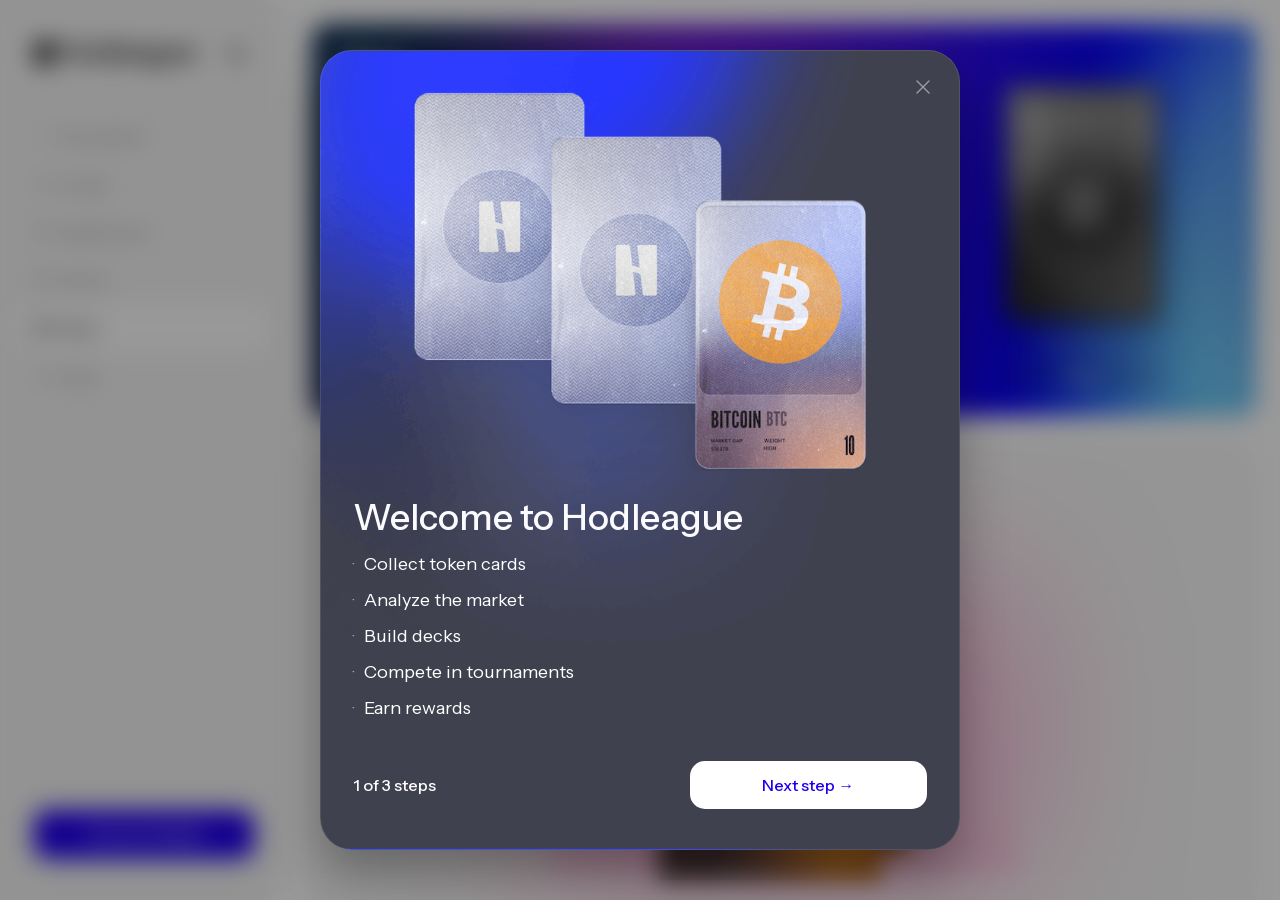
<file: packs/index.html>
<!DOCTYPE html><!--JLvhQaUQY6eGGxtULDHau--><html lang="ru"><head><meta charSet="utf-8"/><meta name="viewport" content="width=device-width, initial-scale=1"/><link rel="preload" href="/_next/static/media/011cc18608a24a6f-s.p.d92c1f67.woff2" as="font" crossorigin="" type="font/woff2"/><link rel="preload" href="/_next/static/media/f06bf9da926bae75-s.p.c68a79fb.woff2" as="font" crossorigin="" type="font/woff2"/><link rel="stylesheet" href="/_next/static/chunks/53890b832819b041.css" data-precedence="next"/><link rel="stylesheet" href="/_next/static/chunks/8a68c11123695dfe.css" data-precedence="next"/><link rel="stylesheet" href="/_next/static/chunks/cc1dc98b5d8df193.css" data-precedence="next"/><link rel="preload" as="script" fetchPriority="low" href="/_next/static/chunks/b5c73e02ab146a68.js"/><script src="/_next/static/chunks/94a0e9d27b5d7242.js" async=""></script><script src="/_next/static/chunks/8c8c28f39a86109c.js" async=""></script><script src="/_next/static/chunks/a7419f10514767cb.js" async=""></script><script src="/_next/static/chunks/3ba36db6a8e75c89.js" async=""></script><script src="/_next/static/chunks/a191666cb37a6650.js" async=""></script><script src="/_next/static/chunks/turbopack-c7a43bd351a46e70.js" async=""></script><script src="/_next/static/chunks/fc6aa991cc11b3aa.js" async=""></script><script src="/_next/static/chunks/f9743ea6b10818fc.js" async=""></script><script src="/_next/static/chunks/c6190d516b972bb6.js" async=""></script><script src="/_next/static/chunks/49e9059f9f179002.js" async=""></script><script src="/_next/static/chunks/178c5a3c6e7ffe60.js" async=""></script><script src="/_next/static/chunks/c09cca1f9ece8c27.js" async=""></script><script src="/_next/static/chunks/3510f6c2be0c476b.js" async=""></script><script src="/_next/static/chunks/4fa349a540596eb1.js" async=""></script><script src="/_next/static/chunks/82b742aba8b12f30.js" async=""></script><script src="/_next/static/chunks/ff1a16fafef87110.js" async=""></script><script src="/_next/static/chunks/510d145833bbde48.js" async=""></script><script src="/_next/static/chunks/2b0eba828f3138a3.js" async=""></script><script src="/_next/static/chunks/e7706663dbea5eb4.js" async=""></script><script src="/_next/static/chunks/5a4ada7f83cb0e84.js" async=""></script><link rel="apple-touch-icon" href="/logo-3.png"/><link rel="icon" href="/logo-3.png"/><meta name="apple-mobile-web-app-capable" content="yes"/><meta name="apple-mobile-web-app-title" content="Hodleague"/><meta name="apple-mobile-web-app-status-bar-style" content="default"/><link rel="preconnect" href="https://uat.hodleague.com" crossorigin="anonymous"/><link rel="dns-prefetch" href="https://uat.hodleague.com"/><meta name="next-size-adjust" content=""/><title>Hodleague</title><meta name="description" content="Build your crypto deck, compete in tournaments, and prove you&#x27;re the real alpha. Fantasy league for crypto degens."/><meta name="mobile-web-app-capable" content="yes"/><meta name="apple-mobile-web-app-title" content="Hodleague"/><meta name="apple-mobile-web-app-status-bar-style" content="default"/><meta property="og:title" content="Hodleague"/><meta property="og:description" content="Build your crypto deck, compete in tournaments, and prove you&#x27;re the real alpha. Fantasy league for crypto degens."/><meta property="og:url" content="https://hodleague.com/"/><meta property="og:site_name" content="Hodleague"/><meta property="og:image" content="https://hodleague.com/logo-3.png"/><meta property="og:image:width" content="512"/><meta property="og:image:height" content="512"/><meta property="og:image:alt" content="Hodleague"/><meta property="og:type" content="website"/><meta name="twitter:card" content="summary"/><meta name="twitter:title" content="Hodleague"/><meta name="twitter:description" content="Build your crypto deck, compete in tournaments, and prove you&#x27;re the real alpha. Fantasy league for crypto degens."/><meta name="twitter:image" content="https://hodleague.com/logo-3.png"/><link rel="icon" href="/favicon.ico?favicon.8103ba68.ico" sizes="32x32" type="image/x-icon"/><link rel="icon" href="/logo-3.png"/><link rel="apple-touch-icon" href="/logo-3.png"/><script>(function(){var q=location.search;if(!q||q.length<2)return;var params=new URLSearchParams(q.slice(1));var o={};var us=params.get('utm_source');if(us)o.utm_source=us;var um=params.get('utm_medium');if(um)o.utm_medium=um;var uc=params.get('utm_campaign');if(uc)o.utm_campaign=uc;var ml=params.get('fc_ml_id');if(ml)o.marketing_link_id=ml;if(!Object.keys(o).length)return;sessionStorage.setItem('hodleague_acquisition',JSON.stringify(o));})();</script><script>(function(){var p=location.pathname.replace(/\/$/,'')||'/';var b="";var r=b?p===b||p===b+'/':p===''||p==='/';if(r){var sq=location.search||'';var h=location.hash||'';location.replace((b?b+'/':'/')+'tournament/'+sq+h);}})();</script><script>(function(){var t=localStorage.getItem('hodleague-theme');if(t==='dark')document.documentElement.setAttribute('data-theme','dark');else if(t==='light')document.documentElement.setAttribute('data-theme','light');})();</script><script src="/_next/static/chunks/a6dad97d9634a72d.js" noModule=""></script></head><body class="instrument_sans_d1ca5634-module__PTTdIG__variable league_gothic_f760cda8-module__BmGifa__variable antialiased"><div hidden=""><!--$--><!--/$--></div><!--$!--><template data-dgst="BAILOUT_TO_CLIENT_SIDE_RENDERING"></template><!--/$--><div class="flex h-dvh bg-[var(--background)]"><div class="md:hidden fixed top-0 left-0 right-0 z-[60] flex items-center justify-between gap-2 px-6 py-4 touch-none select-none bg-transparent backdrop-blur-[75px] rounded-br-[30px]"><div class="flex items-center gap-2 min-w-0 flex-1" data-ph-capture-attribute-button="page-header-menu"><div class="w-[24px] h-[24px] text-[var(--text-primary)] flex items-center justify-center overflow-hidden shrink-0 "><svg width="12" height="14" viewBox="0 0 12 14" fill="none" xmlns="http://www.w3.org/2000/svg" class="w-full h-full"><path d="M6.41047 2.35023e-08C6.12406 1.09829e-08 5.90162 0.249602 5.93447 0.534121L7.44135 13.5852C7.46927 13.8269 7.67398 14.0094 7.91735 14.0094L10.8684 14.0094C11.133 14.0094 11.3475 13.7949 11.3475 13.5302L11.3475 0.479161C11.3475 0.214527 11.133 2.2993e-07 10.8684 2.18363e-07L6.41047 2.35023e-08Z" fill="currentColor"></path><path d="M4.93694 14.0098C5.22335 14.0098 5.44579 13.7602 5.41294 13.4756L3.90606 0.424584C3.87814 0.182819 3.67343 0.000380437 3.43006 0.000380427L0.479051 0.000380298C0.214417 0.000380286 -0.0001105 0.214908 -0.000110512 0.479542L-0.000111082 13.5306C-0.000111094 13.7952 0.214417 14.0098 0.47905 14.0098L4.93694 14.0098Z" fill="currentColor"></path><rect x="4.00781" y="5.53418" width="4.06272" height="1.68113" transform="rotate(15 4.00781 5.53418)" fill="currentColor"></rect></svg></div><span class="text-xl font-medium text-[var(--text-primary)] truncate">Packs</span></div><div class="flex items-center gap-1"><button type="button" data-ph-capture-attribute-button="theme-toggle" class="p-2 rounded-lg hover:bg-[var(--surface-hover)] transition-colors text-[var(--text-primary)]" aria-label="Enable dark theme" title="Dark theme"><svg width="20" height="20" viewBox="0 0 24 24" fill="none" stroke="currentColor" stroke-width="2" stroke-linecap="round" stroke-linejoin="round"><path d="M21 12.79A9 9 0 1 1 11.21 3 7 7 0 0 0 21 12.79z"></path></svg></button><button class="relative p-2 -m-2 hover:bg-[var(--sidebar-hover)] rounded-lg transition-colors w-10 h-10 flex items-center justify-center" aria-label="Open menu" data-ph-capture-attribute-button="mobile-menu-toggle"><svg class="absolute w-6 h-6 text-[var(--text-primary)] transition-all duration-300 opacity-100 rotate-0 scale-100" fill="none" stroke="currentColor" viewBox="0 0 24 24"><path stroke-linecap="round" stroke-linejoin="round" stroke-width="2" d="M4 6h16M4 12h16M4 18h16"></path></svg><svg class="absolute w-6 h-6 text-[var(--text-primary)] transition-all duration-300 opacity-0 -rotate-90 scale-0" fill="none" stroke="currentColor" viewBox="0 0 24 24"><path stroke-linecap="round" stroke-linejoin="round" stroke-width="2" d="M6 18L18 6M6 6l12 12"></path></svg></button></div></div><aside class="
        w-72 bg-[var(--sidebar-bg)] flex flex-col h-dvh fixed left-0 top-0 rounded-r-[30px] border border-[var(--border-subtle)] backdrop-blur-[75px] z-50
        transform transition-transform duration-300 ease-in-out
        -translate-x-full
        md:translate-x-0 md:static
      "><div class="px-8 pt-8 flex items-center justify-between shrink-0 hidden display-none md:flex"><div class="flex items-center gap-1"><div class="w-[24px] h-[24px] text-[var(--text-primary)] flex items-center justify-center overflow-hidden shrink-0 "><svg width="12" height="14" viewBox="0 0 12 14" fill="none" xmlns="http://www.w3.org/2000/svg" class="w-full h-full"><path d="M6.41047 2.35023e-08C6.12406 1.09829e-08 5.90162 0.249602 5.93447 0.534121L7.44135 13.5852C7.46927 13.8269 7.67398 14.0094 7.91735 14.0094L10.8684 14.0094C11.133 14.0094 11.3475 13.7949 11.3475 13.5302L11.3475 0.479161C11.3475 0.214527 11.133 2.2993e-07 10.8684 2.18363e-07L6.41047 2.35023e-08Z" fill="currentColor"></path><path d="M4.93694 14.0098C5.22335 14.0098 5.44579 13.7602 5.41294 13.4756L3.90606 0.424584C3.87814 0.182819 3.67343 0.000380437 3.43006 0.000380427L0.479051 0.000380298C0.214417 0.000380286 -0.0001105 0.214908 -0.000110512 0.479542L-0.000111082 13.5306C-0.000111094 13.7952 0.214417 14.0098 0.47905 14.0098L4.93694 14.0098Z" fill="currentColor"></path><rect x="4.00781" y="5.53418" width="4.06272" height="1.68113" transform="rotate(15 4.00781 5.53418)" fill="currentColor"></rect></svg></div><span class="text-[26px] font-medium text-[var(--text-primary)]">Hodleague</span></div><div class="hidden md:block shrink-0"><button type="button" data-ph-capture-attribute-button="theme-toggle" class="p-2 rounded-lg hover:bg-[var(--surface-hover)] transition-colors text-[var(--text-primary)]" aria-label="Enable dark theme" title="Dark theme"><svg width="20" height="20" viewBox="0 0 24 24" fill="none" stroke="currentColor" stroke-width="2" stroke-linecap="round" stroke-linejoin="round"><path d="M21 12.79A9 9 0 1 1 11.21 3 7 7 0 0 0 21 12.79z"></path></svg></button></div><button class="md:hidden p-2 hover:bg-[var(--surface-hover)] rounded-lg transition-colors" aria-label="Close menu" data-ph-capture-attribute-button="sidebar-close"><svg class="w-6 h-6 text-[var(--text-primary)]" fill="none" stroke="currentColor" viewBox="0 0 24 24"><path stroke-linecap="round" stroke-linejoin="round" stroke-width="2" d="M6 18L18 6M6 6l12 12"></path></svg></button></div><nav class="flex-1 px-4  pt-16 md:pt-10"><ul class="space-y-0"><li><a data-ph-capture-attribute-button="nav-tournament" class="flex items-center gap-[5px] px-2 md:px-4 py-2 h-12 rounded-[30px] transition-colors text-[var(--nav-item-inactive)] hover:text-[var(--nav-item-inactive-hover)]" href="/tournament/"><svg width="16" height="16" viewBox="0 0 22 22" fill="none" xmlns="http://www.w3.org/2000/svg"><g clip-path="url(#clip0_169_7249)"><path d="M4.39893 10.2377L5.37499 13.8804M5.37499 13.8804L9.01773 12.9043M5.37499 13.8804L10.7083 4.64278M17.4579 11.6188L16.4818 7.97611M16.4818 7.97611L12.8391 8.95218M16.4818 7.97611L11.1485 17.2137" stroke="var(--nav-item-inactive)" stroke-opacity="0.5" stroke-width="1.33333" stroke-linecap="round" stroke-linejoin="round"></path></g><defs><clipPath id="clip0_169_7249"><rect width="16" height="16" fill="white" transform="translate(8) rotate(30)"></rect></clipPath></defs></svg><span class="text-[16px]">Tournament</span></a></li><li><a data-ph-capture-attribute-button="nav-arcade" class="flex items-center gap-[5px] px-2 md:px-4 py-2 h-12 rounded-[30px] transition-colors text-[var(--nav-item-inactive)] hover:text-[var(--nav-item-inactive-hover)]" href="/arcade/"><svg width="16" height="16" viewBox="0 0 16 16" fill="none" xmlns="http://www.w3.org/2000/svg"><path d="M2 5.5C2 4.67 2.67 4 3.5 4h9c.83 0 1.5.67 1.5 1.5v5c0 .83-.67 1.5-1.5 1.5h-9C2.67 12 2 11.33 2 10.5v-5z" stroke="var(--nav-item-inactive)" stroke-opacity="0.5" stroke-width="1.33" stroke-linecap="round" stroke-linejoin="round"></path><path d="M6 7H4M5 6v2" stroke="var(--nav-item-inactive)" stroke-opacity="0.5" stroke-width="1.33" stroke-linecap="round"></path><circle cx="10.5" cy="7.5" r="0.75" fill="var(--nav-item-inactive)" fill-opacity="0.5"></circle><circle cx="12" cy="6.5" r="0.75" fill="var(--nav-item-inactive)" fill-opacity="0.5"></circle></svg><span class="text-[16px]">Arcade</span></a></li><li><a data-ph-capture-attribute-button="nav-leaderboard" class="flex items-center gap-[5px] px-2 md:px-4 py-2 h-12 rounded-[30px] transition-colors text-[var(--nav-item-inactive)] hover:text-[var(--nav-item-inactive-hover)]" href="/leaderboard/"><svg width="16" height="16" viewBox="0 0 16 16" fill="none" xmlns="http://www.w3.org/2000/svg"><g clip-path="url(#clip0_169_7255)"><path d="M4.8068 10L1.77347 4.76004C1.64267 4.53396 1.58115 4.27443 1.59656 4.01369C1.61197 3.75295 1.70362 3.50248 1.86013 3.29337L2.93347 1.86671C3.05766 1.70111 3.21871 1.56671 3.40385 1.47414C3.58899 1.38157 3.79314 1.33337 4.00013 1.33337H12.0001C12.2071 1.33337 12.4113 1.38157 12.5964 1.47414C12.7816 1.56671 12.9426 1.70111 13.0668 1.86671L14.1335 3.29337C14.291 3.50181 14.3839 3.75194 14.4004 4.01269C14.417 4.27344 14.3567 4.53332 14.2268 4.76004L11.1935 10M7.33357 8.00001L3.41357 1.46667M8.66683 8.00001L12.5868 1.46667M5.3335 4.66671H10.6668M8.00016 12V10.6667H7.66683M11.3335 11.3334C11.3335 13.1743 9.84111 14.6667 8.00016 14.6667C6.15921 14.6667 4.66683 13.1743 4.66683 11.3334C4.66683 9.49242 6.15921 8.00004 8.00016 8.00004C9.84111 8.00004 11.3335 9.49242 11.3335 11.3334Z" stroke="var(--nav-item-inactive)" stroke-opacity="0.5" stroke-width="1.33333" stroke-linecap="round" stroke-linejoin="round"></path></g><defs><clipPath id="clip0_169_7255"><rect width="16" height="16" fill="white"></rect></clipPath></defs></svg><span class="text-[16px]">Leaderboard</span></a></li><li><a data-ph-capture-attribute-button="nav-tokens" class="flex items-center gap-[5px] px-2 md:px-4 py-2 h-12 rounded-[30px] transition-colors text-[var(--nav-item-inactive)] hover:text-[var(--nav-item-inactive-hover)]" href="/tokens/"><svg width="16" height="16" viewBox="0 0 16 16" fill="none" xmlns="http://www.w3.org/2000/svg"><g fill="var(--nav-item-inactive)" fill-opacity="0.5" fill-rule="evenodd" clip-rule="evenodd"><path d="M5.791 3.318L3.316 5.793a1 1 0 000 1.414l2.475 2.475a1 1 0 001.415 0L9.68 7.207a1 1 0 000-1.414L7.206 3.318a1 1 0 00-1.415 0zm.707 4.95L4.731 6.5l1.767-1.768L8.266 6.5 6.498 8.268z"></path><path d="M0 6.5a6.5 6.5 0 0112.346-2.845 6.5 6.5 0 11-8.691 8.691A6.5 6.5 0 010 6.5zm6.5-5a5 5 0 100 10 5 5 0 000-10zm6.5 5c0-.201-.01-.4-.027-.597a5 5 0 11-7.07 7.07A6.5 6.5 0 0013 6.5z"></path></g></svg><span class="text-[16px]">Tokens</span></a></li><li><a data-ph-capture-attribute-button="nav-packs" class="flex items-center gap-[5px] px-2 md:px-4 py-2 h-12 rounded-[30px] transition-colors bg-[var(--nav-item-active-bg)] text-[var(--nav-item-active-text)]" href="/packs/"><svg width="16" height="16" viewBox="0 0 16 16" fill="none" xmlns="http://www.w3.org/2000/svg"><mask id="path-1-inside-1_169_7258" fill="white"><rect x="7" y="2" width="6" height="9" rx="1"></rect></mask><rect x="7" y="2" width="6" height="9" rx="1" stroke="var(--nav-item-active-text)" stroke-opacity="1" stroke-width="2.6" mask="url(#path-1-inside-1_169_7258)"></rect><mask id="path-2-inside-2_169_7258" fill="white"><rect x="5" y="4" width="6" height="9" rx="1"></rect></mask><rect x="5" y="4" width="6" height="9" rx="1" fill="var(--icon-bg)" stroke="var(--nav-item-active-text)" stroke-opacity="1" stroke-width="2.6" mask="url(#path-2-inside-2_169_7258)"></rect><mask id="path-3-inside-3_169_7258" fill="white"><rect x="3" y="6" width="6" height="9" rx="1"></rect></mask><rect x="3" y="6" width="6" height="9" rx="1" fill="var(--icon-bg)" stroke="var(--nav-item-active-text)" stroke-opacity="1" stroke-width="2.6" mask="url(#path-3-inside-3_169_7258)"></rect></svg><span class="text-[16px]">Packs</span></a></li><li><a data-ph-capture-attribute-button="nav-forge" class="flex items-center gap-[5px] px-2 md:px-4 py-2 h-12 rounded-[30px] transition-colors text-[var(--nav-item-inactive)] hover:text-[var(--nav-item-inactive-hover)]" href="/forge/"><svg width="16" height="16" viewBox="0 0 16 16" fill="none" xmlns="http://www.w3.org/2000/svg"><path d="M11.5 1.75L7.25 6M10.25 1h3v2.25h-2L10.25 1z" stroke="var(--nav-item-inactive)" stroke-opacity="0.5" stroke-width="1.33" stroke-linecap="round" stroke-linejoin="round"></path><path d="M2 12.75h12M3.5 9.5h9l1.25 3.25H2.25l1.25-3.25z" stroke="var(--nav-item-inactive)" stroke-opacity="0.5" stroke-width="1.33" stroke-linecap="round" stroke-linejoin="round"></path></svg><span class="text-[16px]">Forge</span></a></li></ul></nav><div class="p-4 pb-6"><div class="rounded-[30px] bg-[var(--userinfo-bg)] border border-[var(--input-border)] backdrop-blur-[150px] p-4"></div></div></aside><div class="flex flex-col flex-1 min-w-0"><main class="flex-1 min-w-0 overflow-x-hidden overflow-y-auto overscroll-contain bg-[var(--background)] pt-18 py-5 px-4 md:py-6 md:px-6"><!--$!--><template data-dgst="BAILOUT_TO_CLIENT_SIDE_RENDERING"></template><!--/$--><div class="max-w-8xl mx-auto"><div class="relative overflow-hidden rounded-[16px] bg-cover bg-center bg-no-repeat" style="background-image:url(&quot;/shop_bg_3.png&quot;);--text-primary:#f4f4f5;--text-muted:rgba(244, 244, 245, 0.55);--text-secondary:rgba(244, 244, 245, 0.7)"><div class="relative z-[1] px-4 py-5 md:px-8 md:py-6"><h2 class="text-xl md:text-2xl font-bold text-[var(--text-primary)] mb-2">Shop</h2><div class="grid grid-cols-1 gap-5 sm:grid-cols-3 sm:gap-3 md:gap-4"><div class="flex flex-col items-center "><div class="relative w-full max-w-[158px] aspect-[250/370]"><div class="relative h-full w-full"><div class="pointer-events-none absolute bottom-[2%] left-1/2 z-0 h-[13%] w-[72%] -translate-x-1/2 rounded-[100%] bg-black/[0.28] blur-[11px]" aria-hidden="true"></div><div class="relative z-[1] h-full w-full translate-y-[-2px]"><div class="h-full w-full animate-pulse rounded-2xl bg-gradient-to-b from-black/[0.07] to-black/[0.14] shadow-[0_6px_20px_rgba(0,0,0,0.12),0_2px_6px_rgba(0,0,0,0.08),inset_0_1px_0_rgba(255,255,255,0.35)] ring-1 ring-black/10"></div></div></div></div><div class="mt-2 h-3 w-3/4 max-w-[140px] animate-pulse rounded bg-black/10"></div><div class="mt-1.5 h-2.5 w-1/2 animate-pulse rounded bg-black/10"></div><button type="button" disabled="" class="mt-2 flex w-full max-w-[160px] flex-col items-center justify-center gap-2 rounded-[15px] px-4 py-2.5 text-sm font-medium leading-none tracking-normal text-white transition-colors cursor-wait bg-black/10 text-[var(--text-muted)]">…</button></div><div class="flex flex-col items-center "><div class="relative w-full max-w-[158px] aspect-[250/370]"><div class="relative h-full w-full"><div class="pointer-events-none absolute bottom-[2%] left-1/2 z-0 h-[13%] w-[72%] -translate-x-1/2 rounded-[100%] bg-black/[0.28] blur-[11px]" aria-hidden="true"></div><div class="relative z-[1] h-full w-full translate-y-[-2px]"><div class="h-full w-full animate-pulse rounded-2xl bg-gradient-to-b from-black/[0.07] to-black/[0.14] shadow-[0_6px_20px_rgba(0,0,0,0.12),0_2px_6px_rgba(0,0,0,0.08),inset_0_1px_0_rgba(255,255,255,0.35)] ring-1 ring-black/10"></div></div></div></div><div class="mt-2 h-3 w-3/4 max-w-[140px] animate-pulse rounded bg-black/10"></div><div class="mt-1.5 h-2.5 w-1/2 animate-pulse rounded bg-black/10"></div><button type="button" disabled="" class="mt-2 flex w-full max-w-[160px] flex-col items-center justify-center gap-2 rounded-[15px] px-4 py-2.5 text-sm font-medium leading-none tracking-normal text-white transition-colors cursor-wait bg-black/10 text-[var(--text-muted)]">…</button></div><div class="flex flex-col items-center hidden sm:flex"><div class="relative w-full max-w-[158px] aspect-[250/370]"><div class="relative h-full w-full"><div class="pointer-events-none absolute bottom-[2%] left-1/2 z-0 h-[13%] w-[72%] -translate-x-1/2 rounded-[100%] bg-black/[0.28] blur-[11px]" aria-hidden="true"></div><div class="relative z-[1] h-full w-full translate-y-[-2px]"><img alt="" aria-hidden="true" loading="lazy" decoding="async" data-nimg="fill" class="object-contain" style="position:absolute;height:100%;width:100%;left:0;top:0;right:0;bottom:0;color:transparent;filter:grayscale(1) contrast(0.75) blur(4px) drop-shadow(0 2px 5px rgba(0,0,0,0.2)) drop-shadow(0 9px 18px rgba(0,0,0,0.22)) drop-shadow(0 20px 40px rgba(0,0,0,0.14)) drop-shadow(0 34px 60px rgba(0,0,0,0.08))" src="/pack_2.png"/></div></div></div><p class="mt-2 text-center text-xs sm:text-sm font-medium text-[var(--text-muted)]">Coming soon</p><button type="button" disabled="" class="mt-2 flex w-full max-w-[160px] flex-col items-center justify-center gap-2 rounded-[15px] px-4 py-2.5 text-sm font-medium leading-none tracking-normal text-white transition-colors cursor-not-allowed bg-black/10 text-[var(--text-muted)]">Soon</button></div></div></div></div><div class="relative w-full overflow-hidden mt-6" style="border-radius:30px;background:var(--blurcard-gradient);box-shadow:var(--blurcard-shadow)"><div class="relative w-full h-full overflow-hidden  " style="border-radius:29px"><div class="absolute" style="width:50%;height:50%;left:25%;top:25%;background:rgba(255, 179, 215, 1);opacity:var(--blurcard-bg-layer-opacity)"></div><div class="absolute inset-0 pointer-events-none" style="background:var(--blurcard-overlay);backdrop-filter:blur(81.1px);-webkit-backdrop-filter:blur(81.1px)"></div><div class="relative h-full  "><div data-onboarding="packs-section" class="px-8 py-8"><h2 class="text-xl md:text-2xl font-bold text-[var(--text-primary)] mb-2">My packs</h2><div class="flex flex-col items-center"><div class="relative"><img alt="Packs" loading="lazy" width="250" height="370" decoding="async" data-nimg="1" class="object-contain h-[370px]" style="color:transparent" src="/packs.png"/></div></div></div></div></div></div></div><!--$--><!--/$--></main></div></div><script src="/_next/static/chunks/b5c73e02ab146a68.js" id="_R_" async=""></script><script>(self.__next_f=self.__next_f||[]).push([0])</script><script>self.__next_f.push([1,"1:\"$Sreact.fragment\"\n2:I[28739,[\"/_next/static/chunks/fc6aa991cc11b3aa.js\",\"/_next/static/chunks/f9743ea6b10818fc.js\",\"/_next/static/chunks/c6190d516b972bb6.js\",\"/_next/static/chunks/49e9059f9f179002.js\",\"/_next/static/chunks/178c5a3c6e7ffe60.js\",\"/_next/static/chunks/c09cca1f9ece8c27.js\",\"/_next/static/chunks/3510f6c2be0c476b.js\",\"/_next/static/chunks/4fa349a540596eb1.js\",\"/_next/static/chunks/82b742aba8b12f30.js\"],\"Providers\"]\n3:I[39756,[\"/_next/static/chunks/ff1a16fafef87110.js\",\"/_next/static/chunks/510d145833bbde48.js\"],\"default\"]\n4:I[37457,[\"/_next/static/chunks/ff1a16fafef87110.js\",\"/_next/static/chunks/510d145833bbde48.js\"],\"default\"]\na:I[68027,[],\"default\"]\n:HL[\"/_next/static/chunks/53890b832819b041.css\",\"style\"]\n:HL[\"/_next/static/media/011cc18608a24a6f-s.p.d92c1f67.woff2\",\"font\",{\"crossOrigin\":\"\",\"type\":\"font/woff2\"}]\n:HL[\"/_next/static/media/f06bf9da926bae75-s.p.c68a79fb.woff2\",\"font\",{\"crossOrigin\":\"\",\"type\":\"font/woff2\"}]\n:HL[\"/_next/static/chunks/8a68c11123695dfe.css\",\"style\"]\n:HL[\"/_next/static/chunks/cc1dc98b5d8df193.css\",\"style\"]\n"])</script><script>self.__next_f.push([1,"0:{\"P\":null,\"b\":\"JLvhQaUQY6eGGxtULDHau\",\"c\":[\"\",\"packs\",\"\"],\"q\":\"\",\"i\":false,\"f\":[[[\"\",{\"children\":[\"(main)\",{\"children\":[\"packs\",{\"children\":[\"__PAGE__\",{}]}]}]},\"$undefined\",\"$undefined\",true],[[\"$\",\"$1\",\"c\",{\"children\":[[[\"$\",\"link\",\"0\",{\"rel\":\"stylesheet\",\"href\":\"/_next/static/chunks/53890b832819b041.css\",\"precedence\":\"next\",\"crossOrigin\":\"$undefined\",\"nonce\":\"$undefined\"}],[\"$\",\"script\",\"script-0\",{\"src\":\"/_next/static/chunks/fc6aa991cc11b3aa.js\",\"async\":true,\"nonce\":\"$undefined\"}],[\"$\",\"script\",\"script-1\",{\"src\":\"/_next/static/chunks/f9743ea6b10818fc.js\",\"async\":true,\"nonce\":\"$undefined\"}],[\"$\",\"script\",\"script-2\",{\"src\":\"/_next/static/chunks/c6190d516b972bb6.js\",\"async\":true,\"nonce\":\"$undefined\"}],[\"$\",\"script\",\"script-3\",{\"src\":\"/_next/static/chunks/49e9059f9f179002.js\",\"async\":true,\"nonce\":\"$undefined\"}],[\"$\",\"script\",\"script-4\",{\"src\":\"/_next/static/chunks/178c5a3c6e7ffe60.js\",\"async\":true,\"nonce\":\"$undefined\"}],[\"$\",\"script\",\"script-5\",{\"src\":\"/_next/static/chunks/c09cca1f9ece8c27.js\",\"async\":true,\"nonce\":\"$undefined\"}],[\"$\",\"script\",\"script-6\",{\"src\":\"/_next/static/chunks/3510f6c2be0c476b.js\",\"async\":true,\"nonce\":\"$undefined\"}],[\"$\",\"script\",\"script-7\",{\"src\":\"/_next/static/chunks/4fa349a540596eb1.js\",\"async\":true,\"nonce\":\"$undefined\"}],[\"$\",\"script\",\"script-8\",{\"src\":\"/_next/static/chunks/82b742aba8b12f30.js\",\"async\":true,\"nonce\":\"$undefined\"}]],[\"$\",\"html\",null,{\"lang\":\"ru\",\"suppressHydrationWarning\":true,\"children\":[[\"$\",\"head\",null,{\"children\":[[\"$\",\"link\",null,{\"rel\":\"apple-touch-icon\",\"href\":\"/logo-3.png\"}],[\"$\",\"link\",null,{\"rel\":\"icon\",\"href\":\"/logo-3.png\"}],[\"$\",\"meta\",null,{\"name\":\"apple-mobile-web-app-capable\",\"content\":\"yes\"}],[\"$\",\"meta\",null,{\"name\":\"apple-mobile-web-app-title\",\"content\":\"Hodleague\"}],[\"$\",\"meta\",null,{\"name\":\"apple-mobile-web-app-status-bar-style\",\"content\":\"default\"}],[\"$\",\"script\",null,{\"dangerouslySetInnerHTML\":{\"__html\":\"(function(){var q=location.search;if(!q||q.length\u003c2)return;var params=new URLSearchParams(q.slice(1));var o={};var us=params.get('utm_source');if(us)o.utm_source=us;var um=params.get('utm_medium');if(um)o.utm_medium=um;var uc=params.get('utm_campaign');if(uc)o.utm_campaign=uc;var ml=params.get('fc_ml_id');if(ml)o.marketing_link_id=ml;if(!Object.keys(o).length)return;sessionStorage.setItem('hodleague_acquisition',JSON.stringify(o));})();\"}}],[\"$\",\"script\",null,{\"dangerouslySetInnerHTML\":{\"__html\":\"(function(){var p=location.pathname.replace(/\\\\/$/,'')||'/';var b=\\\"\\\";var r=b?p===b||p===b+'/':p===''||p==='/';if(r){var sq=location.search||'';var h=location.hash||'';location.replace((b?b+'/':'/')+'tournament/'+sq+h);}})();\"}}],[\"$\",\"link\",null,{\"rel\":\"preconnect\",\"href\":\"https://uat.hodleague.com\",\"crossOrigin\":\"anonymous\"}],[\"$\",\"link\",null,{\"rel\":\"dns-prefetch\",\"href\":\"https://uat.hodleague.com\"}],[\"$\",\"script\",null,{\"dangerouslySetInnerHTML\":{\"__html\":\"(function(){var t=localStorage.getItem('hodleague-theme');if(t==='dark')document.documentElement.setAttribute('data-theme','dark');else if(t==='light')document.documentElement.setAttribute('data-theme','light');})();\"}}]]}],[\"$\",\"body\",null,{\"className\":\"instrument_sans_d1ca5634-module__PTTdIG__variable league_gothic_f760cda8-module__BmGifa__variable antialiased\",\"children\":[\"$\",\"$L2\",null,{\"children\":[\"$\",\"$L3\",null,{\"parallelRouterKey\":\"children\",\"error\":\"$undefined\",\"errorStyles\":\"$undefined\",\"errorScripts\":\"$undefined\",\"template\":[\"$\",\"$L4\",null,{}],\"templateStyles\":\"$undefined\",\"templateScripts\":\"$undefined\",\"notFound\":[[[\"$\",\"title\",null,{\"children\":\"404: This page could not be found.\"}],[\"$\",\"div\",null,{\"style\":{\"fontFamily\":\"system-ui,\\\"Segoe UI\\\",Roboto,Helvetica,Arial,sans-serif,\\\"Apple Color Emoji\\\",\\\"Segoe UI Emoji\\\"\",\"height\":\"100vh\",\"textAlign\":\"center\",\"display\":\"flex\",\"flexDirection\":\"column\",\"alignItems\":\"center\",\"justifyContent\":\"center\"},\"children\":[\"$\",\"div\",null,{\"children\":[[\"$\",\"style\",null,{\"dangerouslySetInnerHTML\":{\"__html\":\"body{color:#000;background:#fff;margin:0}.next-error-h1{border-right:1px solid rgba(0,0,0,.3)}@media (prefers-color-scheme:dark){body{color:#fff;background:#000}.next-error-h1{border-right:1px solid rgba(255,255,255,.3)}}\"}}],[\"$\",\"h1\",null,{\"className\":\"next-error-h1\",\"style\":{\"display\":\"inline-block\",\"margin\":\"0 20px 0 0\",\"padding\":\"0 23px 0 0\",\"fontSize\":24,\"fontWeight\":500,\"verticalAlign\":\"top\",\"lineHeight\":\"49px\"},\"children\":404}],\"$L5\"]}]}]],[]],\"forbidden\":\"$undefined\",\"unauthorized\":\"$undefined\"}]}]}]]}]]}],{\"children\":[\"$L6\",{\"children\":[\"$L7\",{\"children\":[\"$L8\",{},null,false,false]},null,false,false]},null,false,false]},null,false,false],\"$L9\",false]],\"m\":\"$undefined\",\"G\":[\"$a\",[]],\"S\":true}\n"])</script><script>self.__next_f.push([1,"b:I[92825,[\"/_next/static/chunks/ff1a16fafef87110.js\",\"/_next/static/chunks/510d145833bbde48.js\"],\"ClientSegmentRoot\"]\nc:I[3366,[\"/_next/static/chunks/fc6aa991cc11b3aa.js\",\"/_next/static/chunks/f9743ea6b10818fc.js\",\"/_next/static/chunks/c6190d516b972bb6.js\",\"/_next/static/chunks/49e9059f9f179002.js\",\"/_next/static/chunks/178c5a3c6e7ffe60.js\",\"/_next/static/chunks/c09cca1f9ece8c27.js\",\"/_next/static/chunks/3510f6c2be0c476b.js\",\"/_next/static/chunks/4fa349a540596eb1.js\",\"/_next/static/chunks/82b742aba8b12f30.js\",\"/_next/static/chunks/2b0eba828f3138a3.js\"],\"default\"]\ne:I[47257,[\"/_next/static/chunks/ff1a16fafef87110.js\",\"/_next/static/chunks/510d145833bbde48.js\"],\"ClientPageRoot\"]\nf:I[25653,[\"/_next/static/chunks/fc6aa991cc11b3aa.js\",\"/_next/static/chunks/f9743ea6b10818fc.js\",\"/_next/static/chunks/c6190d516b972bb6.js\",\"/_next/static/chunks/49e9059f9f179002.js\",\"/_next/static/chunks/178c5a3c6e7ffe60.js\",\"/_next/static/chunks/c09cca1f9ece8c27.js\",\"/_next/static/chunks/3510f6c2be0c476b.js\",\"/_next/static/chunks/4fa349a540596eb1.js\",\"/_next/static/chunks/82b742aba8b12f30.js\",\"/_next/static/chunks/2b0eba828f3138a3.js\",\"/_next/static/chunks/e7706663dbea5eb4.js\",\"/_next/static/chunks/5a4ada7f83cb0e84.js\"],\"default\"]\n12:I[97367,[\"/_next/static/chunks/ff1a16fafef87110.js\",\"/_next/static/chunks/510d145833bbde48.js\"],\"OutletBoundary\"]\n13:\"$Sreact.suspense\"\n15:I[97367,[\"/_next/static/chunks/ff1a16fafef87110.js\",\"/_next/static/chunks/510d145833bbde48.js\"],\"ViewportBoundary\"]\n17:I[97367,[\"/_next/static/chunks/ff1a16fafef87110.js\",\"/_next/static/chunks/510d145833bbde48.js\"],\"MetadataBoundary\"]\n5:[\"$\",\"div\",null,{\"style\":{\"display\":\"inline-block\"},\"children\":[\"$\",\"h2\",null,{\"style\":{\"fontSize\":14,\"fontWeight\":400,\"lineHeight\":\"49px\",\"margin\":0},\"children\":\"This page could not be found.\"}]}]\n"])</script><script>self.__next_f.push([1,"6:[\"$\",\"$1\",\"c\",{\"children\":[[[\"$\",\"script\",\"script-0\",{\"src\":\"/_next/static/chunks/2b0eba828f3138a3.js\",\"async\":true,\"nonce\":\"$undefined\"}]],[\"$\",\"$Lb\",null,{\"Component\":\"$c\",\"slots\":{\"children\":[\"$\",\"$L3\",null,{\"parallelRouterKey\":\"children\",\"error\":\"$undefined\",\"errorStyles\":\"$undefined\",\"errorScripts\":\"$undefined\",\"template\":[\"$\",\"$L4\",null,{}],\"templateStyles\":\"$undefined\",\"templateScripts\":\"$undefined\",\"notFound\":[[[\"$\",\"title\",null,{\"children\":\"404: This page could not be found.\"}],[\"$\",\"div\",null,{\"style\":\"$0:f:0:1:0:props:children:1:props:children:1:props:children:props:children:props:notFound:0:1:props:style\",\"children\":[\"$\",\"div\",null,{\"children\":[[\"$\",\"style\",null,{\"dangerouslySetInnerHTML\":{\"__html\":\"body{color:#000;background:#fff;margin:0}.next-error-h1{border-right:1px solid rgba(0,0,0,.3)}@media (prefers-color-scheme:dark){body{color:#fff;background:#000}.next-error-h1{border-right:1px solid rgba(255,255,255,.3)}}\"}}],[\"$\",\"h1\",null,{\"className\":\"next-error-h1\",\"style\":\"$0:f:0:1:0:props:children:1:props:children:1:props:children:props:children:props:notFound:0:1:props:children:props:children:1:props:style\",\"children\":404}],[\"$\",\"div\",null,{\"style\":\"$5:props:style\",\"children\":[\"$\",\"h2\",null,{\"style\":\"$5:props:children:props:style\",\"children\":\"This page could not be found.\"}]}]]}]}]],[]],\"forbidden\":\"$undefined\",\"unauthorized\":\"$undefined\"}]},\"serverProvidedParams\":{\"params\":{},\"promises\":[\"$@d\"]}}]]}]\n"])</script><script>self.__next_f.push([1,"7:[\"$\",\"$1\",\"c\",{\"children\":[null,[\"$\",\"$L3\",null,{\"parallelRouterKey\":\"children\",\"error\":\"$undefined\",\"errorStyles\":\"$undefined\",\"errorScripts\":\"$undefined\",\"template\":[\"$\",\"$L4\",null,{}],\"templateStyles\":\"$undefined\",\"templateScripts\":\"$undefined\",\"notFound\":\"$undefined\",\"forbidden\":\"$undefined\",\"unauthorized\":\"$undefined\"}]]}]\n8:[\"$\",\"$1\",\"c\",{\"children\":[[\"$\",\"$Le\",null,{\"Component\":\"$f\",\"serverProvidedParams\":{\"searchParams\":{},\"params\":\"$6:props:children:1:props:serverProvidedParams:params\",\"promises\":[\"$@10\",\"$@11\"]}}],[[\"$\",\"link\",\"0\",{\"rel\":\"stylesheet\",\"href\":\"/_next/static/chunks/8a68c11123695dfe.css\",\"precedence\":\"next\",\"crossOrigin\":\"$undefined\",\"nonce\":\"$undefined\"}],[\"$\",\"link\",\"1\",{\"rel\":\"stylesheet\",\"href\":\"/_next/static/chunks/cc1dc98b5d8df193.css\",\"precedence\":\"next\",\"crossOrigin\":\"$undefined\",\"nonce\":\"$undefined\"}],[\"$\",\"script\",\"script-0\",{\"src\":\"/_next/static/chunks/e7706663dbea5eb4.js\",\"async\":true,\"nonce\":\"$undefined\"}],[\"$\",\"script\",\"script-1\",{\"src\":\"/_next/static/chunks/5a4ada7f83cb0e84.js\",\"async\":true,\"nonce\":\"$undefined\"}]],[\"$\",\"$L12\",null,{\"children\":[\"$\",\"$13\",null,{\"name\":\"Next.MetadataOutlet\",\"children\":\"$@14\"}]}]]}]\n9:[\"$\",\"$1\",\"h\",{\"children\":[null,[\"$\",\"$L15\",null,{\"children\":\"$L16\"}],[\"$\",\"div\",null,{\"hidden\":true,\"children\":[\"$\",\"$L17\",null,{\"children\":[\"$\",\"$13\",null,{\"name\":\"Next.Metadata\",\"children\":\"$L18\"}]}]}],[\"$\",\"meta\",null,{\"name\":\"next-size-adjust\",\"content\":\"\"}]]}]\n"])</script><script>self.__next_f.push([1,"d:\"$6:props:children:1:props:serverProvidedParams:params\"\n10:{}\n11:\"$6:props:children:1:props:serverProvidedParams:params\"\n"])</script><script>self.__next_f.push([1,"16:[[\"$\",\"meta\",\"0\",{\"charSet\":\"utf-8\"}],[\"$\",\"meta\",\"1\",{\"name\":\"viewport\",\"content\":\"width=device-width, initial-scale=1\"}]]\n"])</script><script>self.__next_f.push([1,"19:I[27201,[\"/_next/static/chunks/ff1a16fafef87110.js\",\"/_next/static/chunks/510d145833bbde48.js\"],\"IconMark\"]\n14:null\n"])</script><script>self.__next_f.push([1,"18:[[\"$\",\"title\",\"0\",{\"children\":\"Hodleague\"}],[\"$\",\"meta\",\"1\",{\"name\":\"description\",\"content\":\"Build your crypto deck, compete in tournaments, and prove you're the real alpha. Fantasy league for crypto degens.\"}],[\"$\",\"meta\",\"2\",{\"name\":\"mobile-web-app-capable\",\"content\":\"yes\"}],[\"$\",\"meta\",\"3\",{\"name\":\"apple-mobile-web-app-title\",\"content\":\"Hodleague\"}],[\"$\",\"meta\",\"4\",{\"name\":\"apple-mobile-web-app-status-bar-style\",\"content\":\"default\"}],[\"$\",\"meta\",\"5\",{\"property\":\"og:title\",\"content\":\"Hodleague\"}],[\"$\",\"meta\",\"6\",{\"property\":\"og:description\",\"content\":\"Build your crypto deck, compete in tournaments, and prove you're the real alpha. Fantasy league for crypto degens.\"}],[\"$\",\"meta\",\"7\",{\"property\":\"og:url\",\"content\":\"https://hodleague.com/\"}],[\"$\",\"meta\",\"8\",{\"property\":\"og:site_name\",\"content\":\"Hodleague\"}],[\"$\",\"meta\",\"9\",{\"property\":\"og:image\",\"content\":\"https://hodleague.com/logo-3.png\"}],[\"$\",\"meta\",\"10\",{\"property\":\"og:image:width\",\"content\":\"512\"}],[\"$\",\"meta\",\"11\",{\"property\":\"og:image:height\",\"content\":\"512\"}],[\"$\",\"meta\",\"12\",{\"property\":\"og:image:alt\",\"content\":\"Hodleague\"}],[\"$\",\"meta\",\"13\",{\"property\":\"og:type\",\"content\":\"website\"}],[\"$\",\"meta\",\"14\",{\"name\":\"twitter:card\",\"content\":\"summary\"}],[\"$\",\"meta\",\"15\",{\"name\":\"twitter:title\",\"content\":\"Hodleague\"}],[\"$\",\"meta\",\"16\",{\"name\":\"twitter:description\",\"content\":\"Build your crypto deck, compete in tournaments, and prove you're the real alpha. Fantasy league for crypto degens.\"}],[\"$\",\"meta\",\"17\",{\"name\":\"twitter:image\",\"content\":\"https://hodleague.com/logo-3.png\"}],[\"$\",\"link\",\"18\",{\"rel\":\"icon\",\"href\":\"/favicon.ico?favicon.8103ba68.ico\",\"sizes\":\"32x32\",\"type\":\"image/x-icon\"}],[\"$\",\"link\",\"19\",{\"rel\":\"icon\",\"href\":\"/logo-3.png\"}],[\"$\",\"link\",\"20\",{\"rel\":\"apple-touch-icon\",\"href\":\"/logo-3.png\"}],[\"$\",\"$L19\",\"21\",{}]]\n"])</script></body></html>
</file>
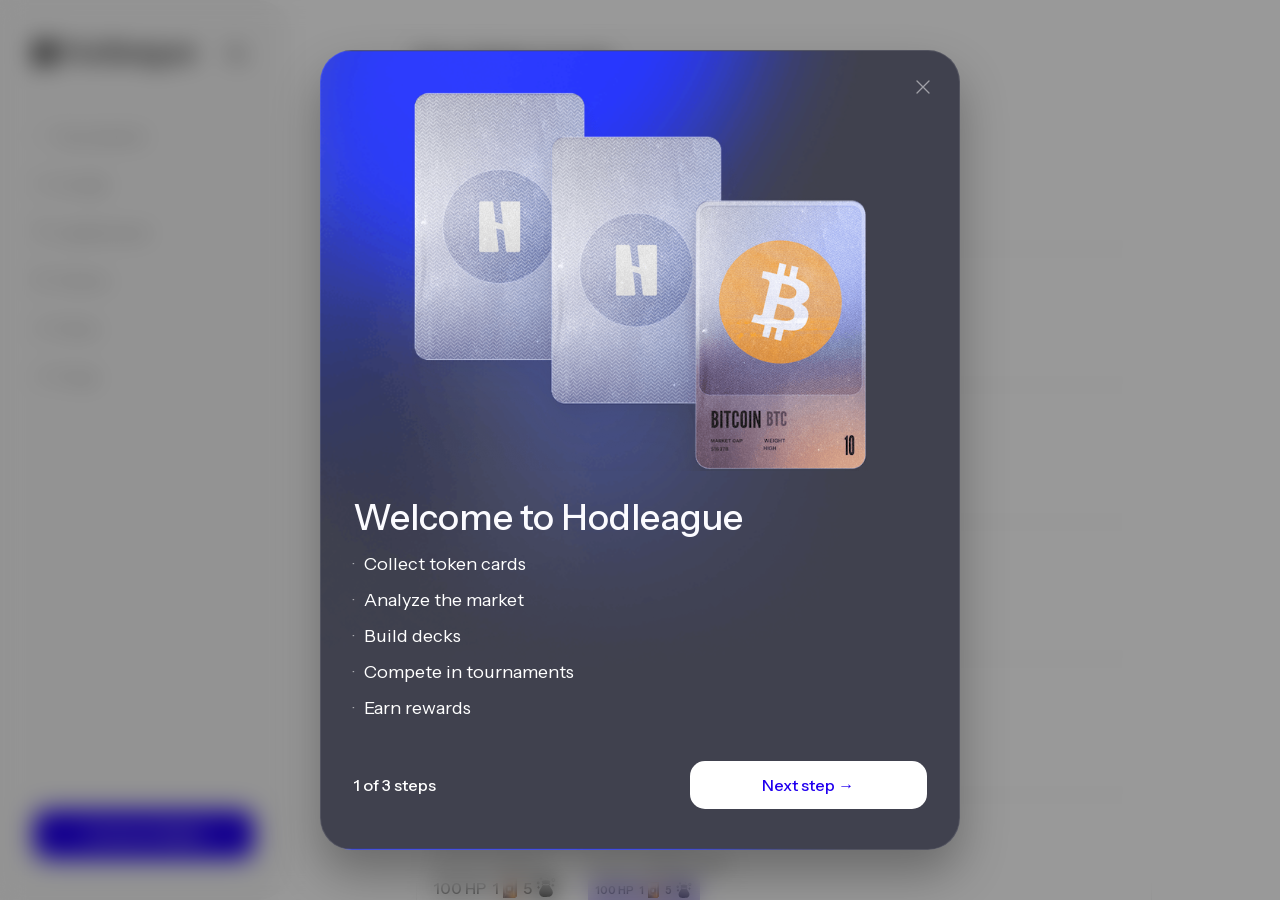
<file: prize-preview/index.html>
<!DOCTYPE html><!--JLvhQaUQY6eGGxtULDHau--><html lang="ru"><head><meta charSet="utf-8"/><meta name="viewport" content="width=device-width, initial-scale=1"/><link rel="preload" href="/_next/static/media/011cc18608a24a6f-s.p.d92c1f67.woff2" as="font" crossorigin="" type="font/woff2"/><link rel="preload" href="/_next/static/media/f06bf9da926bae75-s.p.c68a79fb.woff2" as="font" crossorigin="" type="font/woff2"/><link rel="preload" as="image" href="/packs.png"/><link rel="stylesheet" href="/_next/static/chunks/53890b832819b041.css" data-precedence="next"/><link rel="preload" as="script" fetchPriority="low" href="/_next/static/chunks/b5c73e02ab146a68.js"/><script src="/_next/static/chunks/94a0e9d27b5d7242.js" async=""></script><script src="/_next/static/chunks/8c8c28f39a86109c.js" async=""></script><script src="/_next/static/chunks/a7419f10514767cb.js" async=""></script><script src="/_next/static/chunks/3ba36db6a8e75c89.js" async=""></script><script src="/_next/static/chunks/a191666cb37a6650.js" async=""></script><script src="/_next/static/chunks/turbopack-c7a43bd351a46e70.js" async=""></script><script src="/_next/static/chunks/fc6aa991cc11b3aa.js" async=""></script><script src="/_next/static/chunks/f9743ea6b10818fc.js" async=""></script><script src="/_next/static/chunks/c6190d516b972bb6.js" async=""></script><script src="/_next/static/chunks/49e9059f9f179002.js" async=""></script><script src="/_next/static/chunks/178c5a3c6e7ffe60.js" async=""></script><script src="/_next/static/chunks/c09cca1f9ece8c27.js" async=""></script><script src="/_next/static/chunks/3510f6c2be0c476b.js" async=""></script><script src="/_next/static/chunks/4fa349a540596eb1.js" async=""></script><script src="/_next/static/chunks/82b742aba8b12f30.js" async=""></script><script src="/_next/static/chunks/ff1a16fafef87110.js" async=""></script><script src="/_next/static/chunks/510d145833bbde48.js" async=""></script><script src="/_next/static/chunks/2b0eba828f3138a3.js" async=""></script><script src="/_next/static/chunks/62c4166ed263b5eb.js" async=""></script><link rel="apple-touch-icon" href="/logo-3.png"/><link rel="icon" href="/logo-3.png"/><meta name="apple-mobile-web-app-capable" content="yes"/><meta name="apple-mobile-web-app-title" content="Hodleague"/><meta name="apple-mobile-web-app-status-bar-style" content="default"/><link rel="preconnect" href="https://uat.hodleague.com" crossorigin="anonymous"/><link rel="dns-prefetch" href="https://uat.hodleague.com"/><meta name="next-size-adjust" content=""/><title>Hodleague</title><meta name="description" content="Build your crypto deck, compete in tournaments, and prove you&#x27;re the real alpha. Fantasy league for crypto degens."/><meta name="mobile-web-app-capable" content="yes"/><meta name="apple-mobile-web-app-title" content="Hodleague"/><meta name="apple-mobile-web-app-status-bar-style" content="default"/><meta property="og:title" content="Hodleague"/><meta property="og:description" content="Build your crypto deck, compete in tournaments, and prove you&#x27;re the real alpha. Fantasy league for crypto degens."/><meta property="og:url" content="https://hodleague.com/"/><meta property="og:site_name" content="Hodleague"/><meta property="og:image" content="https://hodleague.com/logo-3.png"/><meta property="og:image:width" content="512"/><meta property="og:image:height" content="512"/><meta property="og:image:alt" content="Hodleague"/><meta property="og:type" content="website"/><meta name="twitter:card" content="summary"/><meta name="twitter:title" content="Hodleague"/><meta name="twitter:description" content="Build your crypto deck, compete in tournaments, and prove you&#x27;re the real alpha. Fantasy league for crypto degens."/><meta name="twitter:image" content="https://hodleague.com/logo-3.png"/><link rel="icon" href="/favicon.ico?favicon.8103ba68.ico" sizes="32x32" type="image/x-icon"/><link rel="icon" href="/logo-3.png"/><link rel="apple-touch-icon" href="/logo-3.png"/><script>(function(){var q=location.search;if(!q||q.length<2)return;var params=new URLSearchParams(q.slice(1));var o={};var us=params.get('utm_source');if(us)o.utm_source=us;var um=params.get('utm_medium');if(um)o.utm_medium=um;var uc=params.get('utm_campaign');if(uc)o.utm_campaign=uc;var ml=params.get('fc_ml_id');if(ml)o.marketing_link_id=ml;if(!Object.keys(o).length)return;sessionStorage.setItem('hodleague_acquisition',JSON.stringify(o));})();</script><script>(function(){var p=location.pathname.replace(/\/$/,'')||'/';var b="";var r=b?p===b||p===b+'/':p===''||p==='/';if(r){var sq=location.search||'';var h=location.hash||'';location.replace((b?b+'/':'/')+'tournament/'+sq+h);}})();</script><script>(function(){var t=localStorage.getItem('hodleague-theme');if(t==='dark')document.documentElement.setAttribute('data-theme','dark');else if(t==='light')document.documentElement.setAttribute('data-theme','light');})();</script><script src="/_next/static/chunks/a6dad97d9634a72d.js" noModule=""></script></head><body class="instrument_sans_d1ca5634-module__PTTdIG__variable league_gothic_f760cda8-module__BmGifa__variable antialiased"><div hidden=""><!--$--><!--/$--></div><!--$!--><template data-dgst="BAILOUT_TO_CLIENT_SIDE_RENDERING"></template><!--/$--><div class="flex h-dvh bg-[var(--background)]"><div class="md:hidden fixed top-0 left-0 right-0 z-[60] flex items-center justify-between gap-2 px-6 py-4 touch-none select-none bg-transparent backdrop-blur-[75px] rounded-br-[30px]"><div class="flex items-center gap-2 min-w-0 flex-1" data-ph-capture-attribute-button="page-header-menu"><div class="w-[24px] h-[24px] text-[var(--text-primary)] flex items-center justify-center overflow-hidden shrink-0 "><svg width="12" height="14" viewBox="0 0 12 14" fill="none" xmlns="http://www.w3.org/2000/svg" class="w-full h-full"><path d="M6.41047 2.35023e-08C6.12406 1.09829e-08 5.90162 0.249602 5.93447 0.534121L7.44135 13.5852C7.46927 13.8269 7.67398 14.0094 7.91735 14.0094L10.8684 14.0094C11.133 14.0094 11.3475 13.7949 11.3475 13.5302L11.3475 0.479161C11.3475 0.214527 11.133 2.2993e-07 10.8684 2.18363e-07L6.41047 2.35023e-08Z" fill="currentColor"></path><path d="M4.93694 14.0098C5.22335 14.0098 5.44579 13.7602 5.41294 13.4756L3.90606 0.424584C3.87814 0.182819 3.67343 0.000380437 3.43006 0.000380427L0.479051 0.000380298C0.214417 0.000380286 -0.0001105 0.214908 -0.000110512 0.479542L-0.000111082 13.5306C-0.000111094 13.7952 0.214417 14.0098 0.47905 14.0098L4.93694 14.0098Z" fill="currentColor"></path><rect x="4.00781" y="5.53418" width="4.06272" height="1.68113" transform="rotate(15 4.00781 5.53418)" fill="currentColor"></rect></svg></div><span class="text-xl font-medium text-[var(--text-primary)] truncate">Prize preview</span></div><div class="flex items-center gap-1"><button type="button" data-ph-capture-attribute-button="theme-toggle" class="p-2 rounded-lg hover:bg-[var(--surface-hover)] transition-colors text-[var(--text-primary)]" aria-label="Enable dark theme" title="Dark theme"><svg width="20" height="20" viewBox="0 0 24 24" fill="none" stroke="currentColor" stroke-width="2" stroke-linecap="round" stroke-linejoin="round"><path d="M21 12.79A9 9 0 1 1 11.21 3 7 7 0 0 0 21 12.79z"></path></svg></button><button class="relative p-2 -m-2 hover:bg-[var(--sidebar-hover)] rounded-lg transition-colors w-10 h-10 flex items-center justify-center" aria-label="Open menu" data-ph-capture-attribute-button="mobile-menu-toggle"><svg class="absolute w-6 h-6 text-[var(--text-primary)] transition-all duration-300 opacity-100 rotate-0 scale-100" fill="none" stroke="currentColor" viewBox="0 0 24 24"><path stroke-linecap="round" stroke-linejoin="round" stroke-width="2" d="M4 6h16M4 12h16M4 18h16"></path></svg><svg class="absolute w-6 h-6 text-[var(--text-primary)] transition-all duration-300 opacity-0 -rotate-90 scale-0" fill="none" stroke="currentColor" viewBox="0 0 24 24"><path stroke-linecap="round" stroke-linejoin="round" stroke-width="2" d="M6 18L18 6M6 6l12 12"></path></svg></button></div></div><aside class="
        w-72 bg-[var(--sidebar-bg)] flex flex-col h-dvh fixed left-0 top-0 rounded-r-[30px] border border-[var(--border-subtle)] backdrop-blur-[75px] z-50
        transform transition-transform duration-300 ease-in-out
        -translate-x-full
        md:translate-x-0 md:static
      "><div class="px-8 pt-8 flex items-center justify-between shrink-0 hidden display-none md:flex"><div class="flex items-center gap-1"><div class="w-[24px] h-[24px] text-[var(--text-primary)] flex items-center justify-center overflow-hidden shrink-0 "><svg width="12" height="14" viewBox="0 0 12 14" fill="none" xmlns="http://www.w3.org/2000/svg" class="w-full h-full"><path d="M6.41047 2.35023e-08C6.12406 1.09829e-08 5.90162 0.249602 5.93447 0.534121L7.44135 13.5852C7.46927 13.8269 7.67398 14.0094 7.91735 14.0094L10.8684 14.0094C11.133 14.0094 11.3475 13.7949 11.3475 13.5302L11.3475 0.479161C11.3475 0.214527 11.133 2.2993e-07 10.8684 2.18363e-07L6.41047 2.35023e-08Z" fill="currentColor"></path><path d="M4.93694 14.0098C5.22335 14.0098 5.44579 13.7602 5.41294 13.4756L3.90606 0.424584C3.87814 0.182819 3.67343 0.000380437 3.43006 0.000380427L0.479051 0.000380298C0.214417 0.000380286 -0.0001105 0.214908 -0.000110512 0.479542L-0.000111082 13.5306C-0.000111094 13.7952 0.214417 14.0098 0.47905 14.0098L4.93694 14.0098Z" fill="currentColor"></path><rect x="4.00781" y="5.53418" width="4.06272" height="1.68113" transform="rotate(15 4.00781 5.53418)" fill="currentColor"></rect></svg></div><span class="text-[26px] font-medium text-[var(--text-primary)]">Hodleague</span></div><div class="hidden md:block shrink-0"><button type="button" data-ph-capture-attribute-button="theme-toggle" class="p-2 rounded-lg hover:bg-[var(--surface-hover)] transition-colors text-[var(--text-primary)]" aria-label="Enable dark theme" title="Dark theme"><svg width="20" height="20" viewBox="0 0 24 24" fill="none" stroke="currentColor" stroke-width="2" stroke-linecap="round" stroke-linejoin="round"><path d="M21 12.79A9 9 0 1 1 11.21 3 7 7 0 0 0 21 12.79z"></path></svg></button></div><button class="md:hidden p-2 hover:bg-[var(--surface-hover)] rounded-lg transition-colors" aria-label="Close menu" data-ph-capture-attribute-button="sidebar-close"><svg class="w-6 h-6 text-[var(--text-primary)]" fill="none" stroke="currentColor" viewBox="0 0 24 24"><path stroke-linecap="round" stroke-linejoin="round" stroke-width="2" d="M6 18L18 6M6 6l12 12"></path></svg></button></div><nav class="flex-1 px-4  pt-16 md:pt-10"><ul class="space-y-0"><li><a data-ph-capture-attribute-button="nav-tournament" class="flex items-center gap-[5px] px-2 md:px-4 py-2 h-12 rounded-[30px] transition-colors text-[var(--nav-item-inactive)] hover:text-[var(--nav-item-inactive-hover)]" href="/tournament/"><svg width="16" height="16" viewBox="0 0 22 22" fill="none" xmlns="http://www.w3.org/2000/svg"><g clip-path="url(#clip0_169_7249)"><path d="M4.39893 10.2377L5.37499 13.8804M5.37499 13.8804L9.01773 12.9043M5.37499 13.8804L10.7083 4.64278M17.4579 11.6188L16.4818 7.97611M16.4818 7.97611L12.8391 8.95218M16.4818 7.97611L11.1485 17.2137" stroke="var(--nav-item-inactive)" stroke-opacity="0.5" stroke-width="1.33333" stroke-linecap="round" stroke-linejoin="round"></path></g><defs><clipPath id="clip0_169_7249"><rect width="16" height="16" fill="white" transform="translate(8) rotate(30)"></rect></clipPath></defs></svg><span class="text-[16px]">Tournament</span></a></li><li><a data-ph-capture-attribute-button="nav-arcade" class="flex items-center gap-[5px] px-2 md:px-4 py-2 h-12 rounded-[30px] transition-colors text-[var(--nav-item-inactive)] hover:text-[var(--nav-item-inactive-hover)]" href="/arcade/"><svg width="16" height="16" viewBox="0 0 16 16" fill="none" xmlns="http://www.w3.org/2000/svg"><path d="M2 5.5C2 4.67 2.67 4 3.5 4h9c.83 0 1.5.67 1.5 1.5v5c0 .83-.67 1.5-1.5 1.5h-9C2.67 12 2 11.33 2 10.5v-5z" stroke="var(--nav-item-inactive)" stroke-opacity="0.5" stroke-width="1.33" stroke-linecap="round" stroke-linejoin="round"></path><path d="M6 7H4M5 6v2" stroke="var(--nav-item-inactive)" stroke-opacity="0.5" stroke-width="1.33" stroke-linecap="round"></path><circle cx="10.5" cy="7.5" r="0.75" fill="var(--nav-item-inactive)" fill-opacity="0.5"></circle><circle cx="12" cy="6.5" r="0.75" fill="var(--nav-item-inactive)" fill-opacity="0.5"></circle></svg><span class="text-[16px]">Arcade</span></a></li><li><a data-ph-capture-attribute-button="nav-leaderboard" class="flex items-center gap-[5px] px-2 md:px-4 py-2 h-12 rounded-[30px] transition-colors text-[var(--nav-item-inactive)] hover:text-[var(--nav-item-inactive-hover)]" href="/leaderboard/"><svg width="16" height="16" viewBox="0 0 16 16" fill="none" xmlns="http://www.w3.org/2000/svg"><g clip-path="url(#clip0_169_7255)"><path d="M4.8068 10L1.77347 4.76004C1.64267 4.53396 1.58115 4.27443 1.59656 4.01369C1.61197 3.75295 1.70362 3.50248 1.86013 3.29337L2.93347 1.86671C3.05766 1.70111 3.21871 1.56671 3.40385 1.47414C3.58899 1.38157 3.79314 1.33337 4.00013 1.33337H12.0001C12.2071 1.33337 12.4113 1.38157 12.5964 1.47414C12.7816 1.56671 12.9426 1.70111 13.0668 1.86671L14.1335 3.29337C14.291 3.50181 14.3839 3.75194 14.4004 4.01269C14.417 4.27344 14.3567 4.53332 14.2268 4.76004L11.1935 10M7.33357 8.00001L3.41357 1.46667M8.66683 8.00001L12.5868 1.46667M5.3335 4.66671H10.6668M8.00016 12V10.6667H7.66683M11.3335 11.3334C11.3335 13.1743 9.84111 14.6667 8.00016 14.6667C6.15921 14.6667 4.66683 13.1743 4.66683 11.3334C4.66683 9.49242 6.15921 8.00004 8.00016 8.00004C9.84111 8.00004 11.3335 9.49242 11.3335 11.3334Z" stroke="var(--nav-item-inactive)" stroke-opacity="0.5" stroke-width="1.33333" stroke-linecap="round" stroke-linejoin="round"></path></g><defs><clipPath id="clip0_169_7255"><rect width="16" height="16" fill="white"></rect></clipPath></defs></svg><span class="text-[16px]">Leaderboard</span></a></li><li><a data-ph-capture-attribute-button="nav-tokens" class="flex items-center gap-[5px] px-2 md:px-4 py-2 h-12 rounded-[30px] transition-colors text-[var(--nav-item-inactive)] hover:text-[var(--nav-item-inactive-hover)]" href="/tokens/"><svg width="16" height="16" viewBox="0 0 16 16" fill="none" xmlns="http://www.w3.org/2000/svg"><g fill="var(--nav-item-inactive)" fill-opacity="0.5" fill-rule="evenodd" clip-rule="evenodd"><path d="M5.791 3.318L3.316 5.793a1 1 0 000 1.414l2.475 2.475a1 1 0 001.415 0L9.68 7.207a1 1 0 000-1.414L7.206 3.318a1 1 0 00-1.415 0zm.707 4.95L4.731 6.5l1.767-1.768L8.266 6.5 6.498 8.268z"></path><path d="M0 6.5a6.5 6.5 0 0112.346-2.845 6.5 6.5 0 11-8.691 8.691A6.5 6.5 0 010 6.5zm6.5-5a5 5 0 100 10 5 5 0 000-10zm6.5 5c0-.201-.01-.4-.027-.597a5 5 0 11-7.07 7.07A6.5 6.5 0 0013 6.5z"></path></g></svg><span class="text-[16px]">Tokens</span></a></li><li><a data-ph-capture-attribute-button="nav-packs" class="flex items-center gap-[5px] px-2 md:px-4 py-2 h-12 rounded-[30px] transition-colors text-[var(--nav-item-inactive)] hover:text-[var(--nav-item-inactive-hover)]" href="/packs/"><svg width="16" height="16" viewBox="0 0 16 16" fill="none" xmlns="http://www.w3.org/2000/svg"><mask id="path-1-inside-1_169_7258" fill="white"><rect x="7" y="2" width="6" height="9" rx="1"></rect></mask><rect x="7" y="2" width="6" height="9" rx="1" stroke="var(--nav-item-inactive)" stroke-opacity="0.5" stroke-width="2.6" mask="url(#path-1-inside-1_169_7258)"></rect><mask id="path-2-inside-2_169_7258" fill="white"><rect x="5" y="4" width="6" height="9" rx="1"></rect></mask><rect x="5" y="4" width="6" height="9" rx="1" fill="var(--icon-bg)" stroke="var(--nav-item-inactive)" stroke-opacity="0.5" stroke-width="2.6" mask="url(#path-2-inside-2_169_7258)"></rect><mask id="path-3-inside-3_169_7258" fill="white"><rect x="3" y="6" width="6" height="9" rx="1"></rect></mask><rect x="3" y="6" width="6" height="9" rx="1" fill="var(--icon-bg)" stroke="var(--nav-item-inactive)" stroke-opacity="0.5" stroke-width="2.6" mask="url(#path-3-inside-3_169_7258)"></rect></svg><span class="text-[16px]">Packs</span></a></li><li><a data-ph-capture-attribute-button="nav-forge" class="flex items-center gap-[5px] px-2 md:px-4 py-2 h-12 rounded-[30px] transition-colors text-[var(--nav-item-inactive)] hover:text-[var(--nav-item-inactive-hover)]" href="/forge/"><svg width="16" height="16" viewBox="0 0 16 16" fill="none" xmlns="http://www.w3.org/2000/svg"><path d="M11.5 1.75L7.25 6M10.25 1h3v2.25h-2L10.25 1z" stroke="var(--nav-item-inactive)" stroke-opacity="0.5" stroke-width="1.33" stroke-linecap="round" stroke-linejoin="round"></path><path d="M2 12.75h12M3.5 9.5h9l1.25 3.25H2.25l1.25-3.25z" stroke="var(--nav-item-inactive)" stroke-opacity="0.5" stroke-width="1.33" stroke-linecap="round" stroke-linejoin="round"></path></svg><span class="text-[16px]">Forge</span></a></li></ul></nav><div class="p-4 pb-6"><div class="rounded-[30px] bg-[var(--userinfo-bg)] border border-[var(--input-border)] backdrop-blur-[150px] p-4"></div></div></aside><div class="flex flex-col flex-1 min-w-0"><main class="flex-1 min-w-0 overflow-x-hidden overflow-y-auto overscroll-contain bg-[var(--background)] pt-18 py-5 px-4 md:py-6 md:px-6"><div class="max-w-3xl mx-auto px-4 py-6 space-y-6"><div><h1 class="text-xl font-semibold text-[var(--text-primary)]">Prize display (mock)</h1><p class="text-sm text-[var(--text-secondary)] mt-1">Локальный превью наград. Удали маршрут <code class="text-xs">/prize-preview</code>, когда не нужен.</p></div><section class="rounded-xl border border-[var(--leaderboard-row-border)] bg-[var(--surface)]/50 p-4 space-y-3"><h2 class="text-sm font-medium text-[var(--text-muted)]">Только hp</h2><div class="flex flex-col gap-4 sm:flex-row sm:items-start sm:gap-8"><div><p class="text-xs text-[var(--text-muted)] mb-1">size=&quot;md&quot; (таблица)</p><p class="text-base font-medium text-[var(--text-primary)]"><span class="inline-flex flex-wrap items-center gap-x-1.5 gap-y-0.5"><span>12,450<!-- --> <!-- -->hp</span></span></p></div><div><p class="text-xs text-[var(--text-muted)] mb-1">size=&quot;sm&quot; (бейдж колоды)</p><span class="inline-flex flex-wrap items-center gap-1 px-2 py-1 text-[11px] font-semibold rounded text-[var(--badge-purple-text)] bg-[var(--badge-purple-bg)]"><span class="inline-flex flex-wrap items-center gap-x-1.5 gap-y-0.5"><span>12,450<!-- --> <!-- -->hp</span></span></span></div></div></section><section class="rounded-xl border border-[var(--leaderboard-row-border)] bg-[var(--surface)]/50 p-4 space-y-3"><h2 class="text-sm font-medium text-[var(--text-muted)]">Только pack</h2><div class="flex flex-col gap-4 sm:flex-row sm:items-start sm:gap-8"><div><p class="text-xs text-[var(--text-muted)] mb-1">size=&quot;md&quot; (таблица)</p><p class="text-base font-medium text-[var(--text-primary)]"><span class="inline-flex flex-wrap items-center gap-x-1.5 gap-y-0.5"><span class="inline-flex items-center gap-1"><span>2</span><img src="/packs.png" alt="" width="36" height="36" class="h-5 w-auto max-w-[36px] object-contain"/></span></span></p></div><div><p class="text-xs text-[var(--text-muted)] mb-1">size=&quot;sm&quot; (бейдж колоды)</p><span class="inline-flex flex-wrap items-center gap-1 px-2 py-1 text-[11px] font-semibold rounded text-[var(--badge-purple-text)] bg-[var(--badge-purple-bg)]"><span class="inline-flex flex-wrap items-center gap-x-1.5 gap-y-0.5"><span class="inline-flex items-center gap-1"><span>2</span><img src="/packs.png" alt="" width="36" height="36" class="h-4 w-auto max-w-[28px] object-contain"/></span></span></span></div></div></section><section class="rounded-xl border border-[var(--leaderboard-row-border)] bg-[var(--surface)]/50 p-4 space-y-3"><h2 class="text-sm font-medium text-[var(--text-muted)]">Только dust</h2><div class="flex flex-col gap-4 sm:flex-row sm:items-start sm:gap-8"><div><p class="text-xs text-[var(--text-muted)] mb-1">size=&quot;md&quot; (таблица)</p><p class="text-base font-medium text-[var(--text-primary)]"><span class="inline-flex flex-wrap items-center gap-x-1.5 gap-y-0.5"><span class="inline-flex items-center gap-1" title="Dust"><span>380</span><svg xmlns="http://www.w3.org/2000/svg" viewBox="0 0 512 512" preserveAspectRatio="xMidYMid meet" class="h-5 w-5 shrink-0 mb-[0.1em] m-0" aria-hidden="true"><g transform="translate(0,512) scale(0.1,-0.1)" fill="currentColor" stroke="none"><path d="M1212 5080 c-52 -32 -72 -74 -72 -152 l0 -68 -67 0 c-50 0 -77 -5 -101 -20 -68 -42 -91 -124 -52 -188 32 -52 74 -72 153 -72 l67 0 0 -67 c0 -111 59 -179 149 -170 85 9 131 70 131 175 l0 62 63 0 c104 0 165 46 174 131 9 90 -59 149 -169 149 l-68 0 0 68 c0 49 -5 76 -20 100 -26 42 -76 72 -120 72 -19 0 -50 -9 -68 -20z"></path><path d="M2952 4940 c-94 -57 -94 -183 0 -240 41 -25 82 -25 127 -2 101 51 106 183 9 242 -18 11 -49 20 -68 20 -19 0 -50 -9 -68 -20z"></path><path d="M4323 4846 c-181 -44 -334 -202 -372 -384 -35 -166 15 -330 138 -453 71 -70 138 -109 236 -134 304 -78 615 167 615 485 0 274 -233 503 -508 499 -31 0 -80 -6 -109 -13z m232 -300 c84 -50 126 -168 91 -260 -36 -93 -132 -154 -226 -143 -149 18 -241 171 -181 302 57 124 199 169 316 101z"></path><path d="M2301 4289 c-209 -18 -446 -64 -654 -128 -112 -34 -140 -49 -167 -94 -36 -58 -29 -80 126 -388 80 -160 144 -293 142 -295 -2 -2 -32 6 -67 16 -81 26 -110 25 -152 -3 -65 -43 -86 -124 -49 -185 27 -45 66 -66 181 -98 55 -15 99 -31 99 -36 0 -5 -176 -307 -391 -671 -216 -364 -409 -696 -429 -737 -43 -85 -70 -162 -96 -276 -23 -95 -26 -346 -6 -439 33 -154 101 -315 184 -438 54 -79 175 -206 257 -268 86 -65 264 -153 373 -184 158 -44 209 -46 963 -42 613 3 719 6 776 20 237 58 425 164 581 325 131 136 217 277 271 447 42 131 51 192 52 350 0 155 -12 230 -57 369 -33 102 -80 185 -487 873 -215 364 -391 666 -391 670 0 5 45 21 99 37 117 33 154 54 181 98 39 64 16 146 -52 188 -41 25 -70 25 -149 0 -35 -10 -65 -18 -67 -16 -2 2 62 135 142 295 101 201 146 301 146 324 0 47 -37 98 -90 124 -92 45 -398 119 -615 148 -144 19 -509 27 -654 14z m-400 -949 c239 -58 503 -85 744 -77 238 9 359 27 693 104 23 5 22 2 -18 -76 l-41 -82 36 -63 36 -64 -88 -20 c-465 -107 -952 -107 -1406 -1 l-88 21 36 64 36 63 -41 81 c-22 44 -36 80 -31 80 6 0 65 -13 132 -30z"></path><path d="M455 3967 c-114 -38 -191 -104 -238 -205 -29 -60 -32 -76 -31 -157 0 -104 26 -174 88 -243 149 -165 387 -173 542 -18 152 152 148 386 -8 532 -69 64 -141 95 -236 100 -48 2 -92 -1 -117 -9z m144 -282 c74 -38 58 -150 -24 -171 -52 -13 -116 38 -115 93 1 43 50 92 93 93 10 0 31 -7 46 -15z"></path><path d="M4252 3400 c-52 -32 -72 -74 -72 -152 l0 -68 -67 0 c-50 0 -77 -5 -101 -20 -68 -42 -91 -124 -52 -188 32 -52 74 -72 153 -72 l67 0 0 -67 c0 -111 59 -179 149 -170 85 9 131 70 131 175 l0 62 63 0 c104 0 165 46 174 131 9 90 -59 149 -169 149 l-68 0 0 68 c0 49 -5 76 -20 100 -26 42 -76 72 -120 72 -19 0 -50 -9 -68 -20z"></path><path d="M572 2840 c-52 -32 -72 -74 -72 -152 l0 -68 -67 0 c-79 0 -121 -20 -153 -72 -39 -64 -16 -146 52 -188 24 -15 51 -20 101 -20 l67 0 0 -67 c0 -111 59 -179 149 -170 85 9 131 70 131 175 l0 62 63 0 c104 0 165 46 174 131 9 90 -59 149 -169 149 l-68 0 0 68 c0 49 -5 76 -20 100 -26 42 -76 72 -120 72 -19 0 -50 -9 -68 -20z"></path></g></svg></span></span></p></div><div><p class="text-xs text-[var(--text-muted)] mb-1">size=&quot;sm&quot; (бейдж колоды)</p><span class="inline-flex flex-wrap items-center gap-1 px-2 py-1 text-[11px] font-semibold rounded text-[var(--badge-purple-text)] bg-[var(--badge-purple-bg)]"><span class="inline-flex flex-wrap items-center gap-x-1.5 gap-y-0.5"><span class="inline-flex items-center gap-1" title="Dust"><span>380</span><svg xmlns="http://www.w3.org/2000/svg" viewBox="0 0 512 512" preserveAspectRatio="xMidYMid meet" class="h-4 w-4 shrink-0 mb-[0.1em] m-0" aria-hidden="true"><g transform="translate(0,512) scale(0.1,-0.1)" fill="currentColor" stroke="none"><path d="M1212 5080 c-52 -32 -72 -74 -72 -152 l0 -68 -67 0 c-50 0 -77 -5 -101 -20 -68 -42 -91 -124 -52 -188 32 -52 74 -72 153 -72 l67 0 0 -67 c0 -111 59 -179 149 -170 85 9 131 70 131 175 l0 62 63 0 c104 0 165 46 174 131 9 90 -59 149 -169 149 l-68 0 0 68 c0 49 -5 76 -20 100 -26 42 -76 72 -120 72 -19 0 -50 -9 -68 -20z"></path><path d="M2952 4940 c-94 -57 -94 -183 0 -240 41 -25 82 -25 127 -2 101 51 106 183 9 242 -18 11 -49 20 -68 20 -19 0 -50 -9 -68 -20z"></path><path d="M4323 4846 c-181 -44 -334 -202 -372 -384 -35 -166 15 -330 138 -453 71 -70 138 -109 236 -134 304 -78 615 167 615 485 0 274 -233 503 -508 499 -31 0 -80 -6 -109 -13z m232 -300 c84 -50 126 -168 91 -260 -36 -93 -132 -154 -226 -143 -149 18 -241 171 -181 302 57 124 199 169 316 101z"></path><path d="M2301 4289 c-209 -18 -446 -64 -654 -128 -112 -34 -140 -49 -167 -94 -36 -58 -29 -80 126 -388 80 -160 144 -293 142 -295 -2 -2 -32 6 -67 16 -81 26 -110 25 -152 -3 -65 -43 -86 -124 -49 -185 27 -45 66 -66 181 -98 55 -15 99 -31 99 -36 0 -5 -176 -307 -391 -671 -216 -364 -409 -696 -429 -737 -43 -85 -70 -162 -96 -276 -23 -95 -26 -346 -6 -439 33 -154 101 -315 184 -438 54 -79 175 -206 257 -268 86 -65 264 -153 373 -184 158 -44 209 -46 963 -42 613 3 719 6 776 20 237 58 425 164 581 325 131 136 217 277 271 447 42 131 51 192 52 350 0 155 -12 230 -57 369 -33 102 -80 185 -487 873 -215 364 -391 666 -391 670 0 5 45 21 99 37 117 33 154 54 181 98 39 64 16 146 -52 188 -41 25 -70 25 -149 0 -35 -10 -65 -18 -67 -16 -2 2 62 135 142 295 101 201 146 301 146 324 0 47 -37 98 -90 124 -92 45 -398 119 -615 148 -144 19 -509 27 -654 14z m-400 -949 c239 -58 503 -85 744 -77 238 9 359 27 693 104 23 5 22 2 -18 -76 l-41 -82 36 -63 36 -64 -88 -20 c-465 -107 -952 -107 -1406 -1 l-88 21 36 64 36 63 -41 81 c-22 44 -36 80 -31 80 6 0 65 -13 132 -30z"></path><path d="M455 3967 c-114 -38 -191 -104 -238 -205 -29 -60 -32 -76 -31 -157 0 -104 26 -174 88 -243 149 -165 387 -173 542 -18 152 152 148 386 -8 532 -69 64 -141 95 -236 100 -48 2 -92 -1 -117 -9z m144 -282 c74 -38 58 -150 -24 -171 -52 -13 -116 38 -115 93 1 43 50 92 93 93 10 0 31 -7 46 -15z"></path><path d="M4252 3400 c-52 -32 -72 -74 -72 -152 l0 -68 -67 0 c-50 0 -77 -5 -101 -20 -68 -42 -91 -124 -52 -188 32 -52 74 -72 153 -72 l67 0 0 -67 c0 -111 59 -179 149 -170 85 9 131 70 131 175 l0 62 63 0 c104 0 165 46 174 131 9 90 -59 149 -169 149 l-68 0 0 68 c0 49 -5 76 -20 100 -26 42 -76 72 -120 72 -19 0 -50 -9 -68 -20z"></path><path d="M572 2840 c-52 -32 -72 -74 -72 -152 l0 -68 -67 0 c-79 0 -121 -20 -153 -72 -39 -64 -16 -146 52 -188 24 -15 51 -20 101 -20 l67 0 0 -67 c0 -111 59 -179 149 -170 85 9 131 70 131 175 l0 62 63 0 c104 0 165 46 174 131 9 90 -59 149 -169 149 l-68 0 0 68 c0 49 -5 76 -20 100 -26 42 -76 72 -120 72 -19 0 -50 -9 -68 -20z"></path></g></svg></span></span></span></div></div></section><section class="rounded-xl border border-[var(--leaderboard-row-border)] bg-[var(--surface)]/50 p-4 space-y-3"><h2 class="text-sm font-medium text-[var(--text-muted)]">hp + pack + dust</h2><div class="flex flex-col gap-4 sm:flex-row sm:items-start sm:gap-8"><div><p class="text-xs text-[var(--text-muted)] mb-1">size=&quot;md&quot; (таблица)</p><p class="text-base font-medium text-[var(--text-primary)]"><span class="inline-flex flex-wrap items-center gap-x-1.5 gap-y-0.5"><span>9,000<!-- --> <!-- -->hp</span><span class="inline-flex items-center gap-1"><span>1</span><img src="/packs.png" alt="" width="36" height="36" class="h-5 w-auto max-w-[36px] object-contain"/></span><span class="inline-flex items-center gap-1" title="Dust"><span>42</span><svg xmlns="http://www.w3.org/2000/svg" viewBox="0 0 512 512" preserveAspectRatio="xMidYMid meet" class="h-5 w-5 shrink-0 mb-[0.1em] m-0" aria-hidden="true"><g transform="translate(0,512) scale(0.1,-0.1)" fill="currentColor" stroke="none"><path d="M1212 5080 c-52 -32 -72 -74 -72 -152 l0 -68 -67 0 c-50 0 -77 -5 -101 -20 -68 -42 -91 -124 -52 -188 32 -52 74 -72 153 -72 l67 0 0 -67 c0 -111 59 -179 149 -170 85 9 131 70 131 175 l0 62 63 0 c104 0 165 46 174 131 9 90 -59 149 -169 149 l-68 0 0 68 c0 49 -5 76 -20 100 -26 42 -76 72 -120 72 -19 0 -50 -9 -68 -20z"></path><path d="M2952 4940 c-94 -57 -94 -183 0 -240 41 -25 82 -25 127 -2 101 51 106 183 9 242 -18 11 -49 20 -68 20 -19 0 -50 -9 -68 -20z"></path><path d="M4323 4846 c-181 -44 -334 -202 -372 -384 -35 -166 15 -330 138 -453 71 -70 138 -109 236 -134 304 -78 615 167 615 485 0 274 -233 503 -508 499 -31 0 -80 -6 -109 -13z m232 -300 c84 -50 126 -168 91 -260 -36 -93 -132 -154 -226 -143 -149 18 -241 171 -181 302 57 124 199 169 316 101z"></path><path d="M2301 4289 c-209 -18 -446 -64 -654 -128 -112 -34 -140 -49 -167 -94 -36 -58 -29 -80 126 -388 80 -160 144 -293 142 -295 -2 -2 -32 6 -67 16 -81 26 -110 25 -152 -3 -65 -43 -86 -124 -49 -185 27 -45 66 -66 181 -98 55 -15 99 -31 99 -36 0 -5 -176 -307 -391 -671 -216 -364 -409 -696 -429 -737 -43 -85 -70 -162 -96 -276 -23 -95 -26 -346 -6 -439 33 -154 101 -315 184 -438 54 -79 175 -206 257 -268 86 -65 264 -153 373 -184 158 -44 209 -46 963 -42 613 3 719 6 776 20 237 58 425 164 581 325 131 136 217 277 271 447 42 131 51 192 52 350 0 155 -12 230 -57 369 -33 102 -80 185 -487 873 -215 364 -391 666 -391 670 0 5 45 21 99 37 117 33 154 54 181 98 39 64 16 146 -52 188 -41 25 -70 25 -149 0 -35 -10 -65 -18 -67 -16 -2 2 62 135 142 295 101 201 146 301 146 324 0 47 -37 98 -90 124 -92 45 -398 119 -615 148 -144 19 -509 27 -654 14z m-400 -949 c239 -58 503 -85 744 -77 238 9 359 27 693 104 23 5 22 2 -18 -76 l-41 -82 36 -63 36 -64 -88 -20 c-465 -107 -952 -107 -1406 -1 l-88 21 36 64 36 63 -41 81 c-22 44 -36 80 -31 80 6 0 65 -13 132 -30z"></path><path d="M455 3967 c-114 -38 -191 -104 -238 -205 -29 -60 -32 -76 -31 -157 0 -104 26 -174 88 -243 149 -165 387 -173 542 -18 152 152 148 386 -8 532 -69 64 -141 95 -236 100 -48 2 -92 -1 -117 -9z m144 -282 c74 -38 58 -150 -24 -171 -52 -13 -116 38 -115 93 1 43 50 92 93 93 10 0 31 -7 46 -15z"></path><path d="M4252 3400 c-52 -32 -72 -74 -72 -152 l0 -68 -67 0 c-50 0 -77 -5 -101 -20 -68 -42 -91 -124 -52 -188 32 -52 74 -72 153 -72 l67 0 0 -67 c0 -111 59 -179 149 -170 85 9 131 70 131 175 l0 62 63 0 c104 0 165 46 174 131 9 90 -59 149 -169 149 l-68 0 0 68 c0 49 -5 76 -20 100 -26 42 -76 72 -120 72 -19 0 -50 -9 -68 -20z"></path><path d="M572 2840 c-52 -32 -72 -74 -72 -152 l0 -68 -67 0 c-79 0 -121 -20 -153 -72 -39 -64 -16 -146 52 -188 24 -15 51 -20 101 -20 l67 0 0 -67 c0 -111 59 -179 149 -170 85 9 131 70 131 175 l0 62 63 0 c104 0 165 46 174 131 9 90 -59 149 -169 149 l-68 0 0 68 c0 49 -5 76 -20 100 -26 42 -76 72 -120 72 -19 0 -50 -9 -68 -20z"></path></g></svg></span></span></p></div><div><p class="text-xs text-[var(--text-muted)] mb-1">size=&quot;sm&quot; (бейдж колоды)</p><span class="inline-flex flex-wrap items-center gap-1 px-2 py-1 text-[11px] font-semibold rounded text-[var(--badge-purple-text)] bg-[var(--badge-purple-bg)]"><span class="inline-flex flex-wrap items-center gap-x-1.5 gap-y-0.5"><span>9,000<!-- --> <!-- -->hp</span><span class="inline-flex items-center gap-1"><span>1</span><img src="/packs.png" alt="" width="36" height="36" class="h-4 w-auto max-w-[28px] object-contain"/></span><span class="inline-flex items-center gap-1" title="Dust"><span>42</span><svg xmlns="http://www.w3.org/2000/svg" viewBox="0 0 512 512" preserveAspectRatio="xMidYMid meet" class="h-4 w-4 shrink-0 mb-[0.1em] m-0" aria-hidden="true"><g transform="translate(0,512) scale(0.1,-0.1)" fill="currentColor" stroke="none"><path d="M1212 5080 c-52 -32 -72 -74 -72 -152 l0 -68 -67 0 c-50 0 -77 -5 -101 -20 -68 -42 -91 -124 -52 -188 32 -52 74 -72 153 -72 l67 0 0 -67 c0 -111 59 -179 149 -170 85 9 131 70 131 175 l0 62 63 0 c104 0 165 46 174 131 9 90 -59 149 -169 149 l-68 0 0 68 c0 49 -5 76 -20 100 -26 42 -76 72 -120 72 -19 0 -50 -9 -68 -20z"></path><path d="M2952 4940 c-94 -57 -94 -183 0 -240 41 -25 82 -25 127 -2 101 51 106 183 9 242 -18 11 -49 20 -68 20 -19 0 -50 -9 -68 -20z"></path><path d="M4323 4846 c-181 -44 -334 -202 -372 -384 -35 -166 15 -330 138 -453 71 -70 138 -109 236 -134 304 -78 615 167 615 485 0 274 -233 503 -508 499 -31 0 -80 -6 -109 -13z m232 -300 c84 -50 126 -168 91 -260 -36 -93 -132 -154 -226 -143 -149 18 -241 171 -181 302 57 124 199 169 316 101z"></path><path d="M2301 4289 c-209 -18 -446 -64 -654 -128 -112 -34 -140 -49 -167 -94 -36 -58 -29 -80 126 -388 80 -160 144 -293 142 -295 -2 -2 -32 6 -67 16 -81 26 -110 25 -152 -3 -65 -43 -86 -124 -49 -185 27 -45 66 -66 181 -98 55 -15 99 -31 99 -36 0 -5 -176 -307 -391 -671 -216 -364 -409 -696 -429 -737 -43 -85 -70 -162 -96 -276 -23 -95 -26 -346 -6 -439 33 -154 101 -315 184 -438 54 -79 175 -206 257 -268 86 -65 264 -153 373 -184 158 -44 209 -46 963 -42 613 3 719 6 776 20 237 58 425 164 581 325 131 136 217 277 271 447 42 131 51 192 52 350 0 155 -12 230 -57 369 -33 102 -80 185 -487 873 -215 364 -391 666 -391 670 0 5 45 21 99 37 117 33 154 54 181 98 39 64 16 146 -52 188 -41 25 -70 25 -149 0 -35 -10 -65 -18 -67 -16 -2 2 62 135 142 295 101 201 146 301 146 324 0 47 -37 98 -90 124 -92 45 -398 119 -615 148 -144 19 -509 27 -654 14z m-400 -949 c239 -58 503 -85 744 -77 238 9 359 27 693 104 23 5 22 2 -18 -76 l-41 -82 36 -63 36 -64 -88 -20 c-465 -107 -952 -107 -1406 -1 l-88 21 36 64 36 63 -41 81 c-22 44 -36 80 -31 80 6 0 65 -13 132 -30z"></path><path d="M455 3967 c-114 -38 -191 -104 -238 -205 -29 -60 -32 -76 -31 -157 0 -104 26 -174 88 -243 149 -165 387 -173 542 -18 152 152 148 386 -8 532 -69 64 -141 95 -236 100 -48 2 -92 -1 -117 -9z m144 -282 c74 -38 58 -150 -24 -171 -52 -13 -116 38 -115 93 1 43 50 92 93 93 10 0 31 -7 46 -15z"></path><path d="M4252 3400 c-52 -32 -72 -74 -72 -152 l0 -68 -67 0 c-50 0 -77 -5 -101 -20 -68 -42 -91 -124 -52 -188 32 -52 74 -72 153 -72 l67 0 0 -67 c0 -111 59 -179 149 -170 85 9 131 70 131 175 l0 62 63 0 c104 0 165 46 174 131 9 90 -59 149 -169 149 l-68 0 0 68 c0 49 -5 76 -20 100 -26 42 -76 72 -120 72 -19 0 -50 -9 -68 -20z"></path><path d="M572 2840 c-52 -32 -72 -74 -72 -152 l0 -68 -67 0 c-79 0 -121 -20 -153 -72 -39 -64 -16 -146 52 -188 24 -15 51 -20 101 -20 l67 0 0 -67 c0 -111 59 -179 149 -170 85 9 131 70 131 175 l0 62 63 0 c104 0 165 46 174 131 9 90 -59 149 -169 149 l-68 0 0 68 c0 49 -5 76 -20 100 -26 42 -76 72 -120 72 -19 0 -50 -9 -68 -20z"></path></g></svg></span></span></span></div></div></section><section class="rounded-xl border border-[var(--leaderboard-row-border)] bg-[var(--surface)]/50 p-4 space-y-3"><h2 class="text-sm font-medium text-[var(--text-muted)]">Несколько pack (агрегация → одна строка)</h2><div class="flex flex-col gap-4 sm:flex-row sm:items-start sm:gap-8"><div><p class="text-xs text-[var(--text-muted)] mb-1">size=&quot;md&quot; (таблица)</p><p class="text-base font-medium text-[var(--text-primary)]"><span class="inline-flex flex-wrap items-center gap-x-1.5 gap-y-0.5"><span class="inline-flex items-center gap-1"><span>3</span><img src="/packs.png" alt="" width="36" height="36" class="h-5 w-auto max-w-[36px] object-contain"/></span></span></p></div><div><p class="text-xs text-[var(--text-muted)] mb-1">size=&quot;sm&quot; (бейдж колоды)</p><span class="inline-flex flex-wrap items-center gap-1 px-2 py-1 text-[11px] font-semibold rounded text-[var(--badge-purple-text)] bg-[var(--badge-purple-bg)]"><span class="inline-flex flex-wrap items-center gap-x-1.5 gap-y-0.5"><span class="inline-flex items-center gap-1"><span>3</span><img src="/packs.png" alt="" width="36" height="36" class="h-4 w-auto max-w-[28px] object-contain"/></span></span></span></div></div></section><section class="rounded-xl border border-[var(--leaderboard-row-border)] bg-[var(--surface)]/50 p-4 space-y-3"><h2 class="text-sm font-medium text-[var(--text-muted)]">Разный регистр имён (HP / Pack / DUST)</h2><div class="flex flex-col gap-4 sm:flex-row sm:items-start sm:gap-8"><div><p class="text-xs text-[var(--text-muted)] mb-1">size=&quot;md&quot; (таблица)</p><p class="text-base font-medium text-[var(--text-primary)]"><span class="inline-flex flex-wrap items-center gap-x-1.5 gap-y-0.5"><span>100<!-- --> <!-- -->HP</span><span class="inline-flex items-center gap-1"><span>1</span><img src="/packs.png" alt="" width="36" height="36" class="h-5 w-auto max-w-[36px] object-contain"/></span><span class="inline-flex items-center gap-1" title="Dust"><span>5</span><svg xmlns="http://www.w3.org/2000/svg" viewBox="0 0 512 512" preserveAspectRatio="xMidYMid meet" class="h-5 w-5 shrink-0 mb-[0.1em] m-0" aria-hidden="true"><g transform="translate(0,512) scale(0.1,-0.1)" fill="currentColor" stroke="none"><path d="M1212 5080 c-52 -32 -72 -74 -72 -152 l0 -68 -67 0 c-50 0 -77 -5 -101 -20 -68 -42 -91 -124 -52 -188 32 -52 74 -72 153 -72 l67 0 0 -67 c0 -111 59 -179 149 -170 85 9 131 70 131 175 l0 62 63 0 c104 0 165 46 174 131 9 90 -59 149 -169 149 l-68 0 0 68 c0 49 -5 76 -20 100 -26 42 -76 72 -120 72 -19 0 -50 -9 -68 -20z"></path><path d="M2952 4940 c-94 -57 -94 -183 0 -240 41 -25 82 -25 127 -2 101 51 106 183 9 242 -18 11 -49 20 -68 20 -19 0 -50 -9 -68 -20z"></path><path d="M4323 4846 c-181 -44 -334 -202 -372 -384 -35 -166 15 -330 138 -453 71 -70 138 -109 236 -134 304 -78 615 167 615 485 0 274 -233 503 -508 499 -31 0 -80 -6 -109 -13z m232 -300 c84 -50 126 -168 91 -260 -36 -93 -132 -154 -226 -143 -149 18 -241 171 -181 302 57 124 199 169 316 101z"></path><path d="M2301 4289 c-209 -18 -446 -64 -654 -128 -112 -34 -140 -49 -167 -94 -36 -58 -29 -80 126 -388 80 -160 144 -293 142 -295 -2 -2 -32 6 -67 16 -81 26 -110 25 -152 -3 -65 -43 -86 -124 -49 -185 27 -45 66 -66 181 -98 55 -15 99 -31 99 -36 0 -5 -176 -307 -391 -671 -216 -364 -409 -696 -429 -737 -43 -85 -70 -162 -96 -276 -23 -95 -26 -346 -6 -439 33 -154 101 -315 184 -438 54 -79 175 -206 257 -268 86 -65 264 -153 373 -184 158 -44 209 -46 963 -42 613 3 719 6 776 20 237 58 425 164 581 325 131 136 217 277 271 447 42 131 51 192 52 350 0 155 -12 230 -57 369 -33 102 -80 185 -487 873 -215 364 -391 666 -391 670 0 5 45 21 99 37 117 33 154 54 181 98 39 64 16 146 -52 188 -41 25 -70 25 -149 0 -35 -10 -65 -18 -67 -16 -2 2 62 135 142 295 101 201 146 301 146 324 0 47 -37 98 -90 124 -92 45 -398 119 -615 148 -144 19 -509 27 -654 14z m-400 -949 c239 -58 503 -85 744 -77 238 9 359 27 693 104 23 5 22 2 -18 -76 l-41 -82 36 -63 36 -64 -88 -20 c-465 -107 -952 -107 -1406 -1 l-88 21 36 64 36 63 -41 81 c-22 44 -36 80 -31 80 6 0 65 -13 132 -30z"></path><path d="M455 3967 c-114 -38 -191 -104 -238 -205 -29 -60 -32 -76 -31 -157 0 -104 26 -174 88 -243 149 -165 387 -173 542 -18 152 152 148 386 -8 532 -69 64 -141 95 -236 100 -48 2 -92 -1 -117 -9z m144 -282 c74 -38 58 -150 -24 -171 -52 -13 -116 38 -115 93 1 43 50 92 93 93 10 0 31 -7 46 -15z"></path><path d="M4252 3400 c-52 -32 -72 -74 -72 -152 l0 -68 -67 0 c-50 0 -77 -5 -101 -20 -68 -42 -91 -124 -52 -188 32 -52 74 -72 153 -72 l67 0 0 -67 c0 -111 59 -179 149 -170 85 9 131 70 131 175 l0 62 63 0 c104 0 165 46 174 131 9 90 -59 149 -169 149 l-68 0 0 68 c0 49 -5 76 -20 100 -26 42 -76 72 -120 72 -19 0 -50 -9 -68 -20z"></path><path d="M572 2840 c-52 -32 -72 -74 -72 -152 l0 -68 -67 0 c-79 0 -121 -20 -153 -72 -39 -64 -16 -146 52 -188 24 -15 51 -20 101 -20 l67 0 0 -67 c0 -111 59 -179 149 -170 85 9 131 70 131 175 l0 62 63 0 c104 0 165 46 174 131 9 90 -59 149 -169 149 l-68 0 0 68 c0 49 -5 76 -20 100 -26 42 -76 72 -120 72 -19 0 -50 -9 -68 -20z"></path></g></svg></span></span></p></div><div><p class="text-xs text-[var(--text-muted)] mb-1">size=&quot;sm&quot; (бейдж колоды)</p><span class="inline-flex flex-wrap items-center gap-1 px-2 py-1 text-[11px] font-semibold rounded text-[var(--badge-purple-text)] bg-[var(--badge-purple-bg)]"><span class="inline-flex flex-wrap items-center gap-x-1.5 gap-y-0.5"><span>100<!-- --> <!-- -->HP</span><span class="inline-flex items-center gap-1"><span>1</span><img src="/packs.png" alt="" width="36" height="36" class="h-4 w-auto max-w-[28px] object-contain"/></span><span class="inline-flex items-center gap-1" title="Dust"><span>5</span><svg xmlns="http://www.w3.org/2000/svg" viewBox="0 0 512 512" preserveAspectRatio="xMidYMid meet" class="h-4 w-4 shrink-0 mb-[0.1em] m-0" aria-hidden="true"><g transform="translate(0,512) scale(0.1,-0.1)" fill="currentColor" stroke="none"><path d="M1212 5080 c-52 -32 -72 -74 -72 -152 l0 -68 -67 0 c-50 0 -77 -5 -101 -20 -68 -42 -91 -124 -52 -188 32 -52 74 -72 153 -72 l67 0 0 -67 c0 -111 59 -179 149 -170 85 9 131 70 131 175 l0 62 63 0 c104 0 165 46 174 131 9 90 -59 149 -169 149 l-68 0 0 68 c0 49 -5 76 -20 100 -26 42 -76 72 -120 72 -19 0 -50 -9 -68 -20z"></path><path d="M2952 4940 c-94 -57 -94 -183 0 -240 41 -25 82 -25 127 -2 101 51 106 183 9 242 -18 11 -49 20 -68 20 -19 0 -50 -9 -68 -20z"></path><path d="M4323 4846 c-181 -44 -334 -202 -372 -384 -35 -166 15 -330 138 -453 71 -70 138 -109 236 -134 304 -78 615 167 615 485 0 274 -233 503 -508 499 -31 0 -80 -6 -109 -13z m232 -300 c84 -50 126 -168 91 -260 -36 -93 -132 -154 -226 -143 -149 18 -241 171 -181 302 57 124 199 169 316 101z"></path><path d="M2301 4289 c-209 -18 -446 -64 -654 -128 -112 -34 -140 -49 -167 -94 -36 -58 -29 -80 126 -388 80 -160 144 -293 142 -295 -2 -2 -32 6 -67 16 -81 26 -110 25 -152 -3 -65 -43 -86 -124 -49 -185 27 -45 66 -66 181 -98 55 -15 99 -31 99 -36 0 -5 -176 -307 -391 -671 -216 -364 -409 -696 -429 -737 -43 -85 -70 -162 -96 -276 -23 -95 -26 -346 -6 -439 33 -154 101 -315 184 -438 54 -79 175 -206 257 -268 86 -65 264 -153 373 -184 158 -44 209 -46 963 -42 613 3 719 6 776 20 237 58 425 164 581 325 131 136 217 277 271 447 42 131 51 192 52 350 0 155 -12 230 -57 369 -33 102 -80 185 -487 873 -215 364 -391 666 -391 670 0 5 45 21 99 37 117 33 154 54 181 98 39 64 16 146 -52 188 -41 25 -70 25 -149 0 -35 -10 -65 -18 -67 -16 -2 2 62 135 142 295 101 201 146 301 146 324 0 47 -37 98 -90 124 -92 45 -398 119 -615 148 -144 19 -509 27 -654 14z m-400 -949 c239 -58 503 -85 744 -77 238 9 359 27 693 104 23 5 22 2 -18 -76 l-41 -82 36 -63 36 -64 -88 -20 c-465 -107 -952 -107 -1406 -1 l-88 21 36 64 36 63 -41 81 c-22 44 -36 80 -31 80 6 0 65 -13 132 -30z"></path><path d="M455 3967 c-114 -38 -191 -104 -238 -205 -29 -60 -32 -76 -31 -157 0 -104 26 -174 88 -243 149 -165 387 -173 542 -18 152 152 148 386 -8 532 -69 64 -141 95 -236 100 -48 2 -92 -1 -117 -9z m144 -282 c74 -38 58 -150 -24 -171 -52 -13 -116 38 -115 93 1 43 50 92 93 93 10 0 31 -7 46 -15z"></path><path d="M4252 3400 c-52 -32 -72 -74 -72 -152 l0 -68 -67 0 c-50 0 -77 -5 -101 -20 -68 -42 -91 -124 -52 -188 32 -52 74 -72 153 -72 l67 0 0 -67 c0 -111 59 -179 149 -170 85 9 131 70 131 175 l0 62 63 0 c104 0 165 46 174 131 9 90 -59 149 -169 149 l-68 0 0 68 c0 49 -5 76 -20 100 -26 42 -76 72 -120 72 -19 0 -50 -9 -68 -20z"></path><path d="M572 2840 c-52 -32 -72 -74 -72 -152 l0 -68 -67 0 c-79 0 -121 -20 -153 -72 -39 -64 -16 -146 52 -188 24 -15 51 -20 101 -20 l67 0 0 -67 c0 -111 59 -179 149 -170 85 9 131 70 131 175 l0 62 63 0 c104 0 165 46 174 131 9 90 -59 149 -169 149 l-68 0 0 68 c0 49 -5 76 -20 100 -26 42 -76 72 -120 72 -19 0 -50 -9 -68 -20z"></path></g></svg></span></span></span></div></div></section><section class="rounded-xl border border-[var(--leaderboard-row-border)] bg-[var(--surface)]/50 p-4 space-y-3"><h2 class="text-sm font-medium text-[var(--text-muted)]">Неизвестный тип (как hp: число + имя)</h2><div class="flex flex-col gap-4 sm:flex-row sm:items-start sm:gap-8"><div><p class="text-xs text-[var(--text-muted)] mb-1">size=&quot;md&quot; (таблица)</p><p class="text-base font-medium text-[var(--text-primary)]"><span class="inline-flex flex-wrap items-center gap-x-1.5 gap-y-0.5"><span>10<!-- --> <!-- -->credits</span></span></p></div><div><p class="text-xs text-[var(--text-muted)] mb-1">size=&quot;sm&quot; (бейдж колоды)</p><span class="inline-flex flex-wrap items-center gap-1 px-2 py-1 text-[11px] font-semibold rounded text-[var(--badge-purple-text)] bg-[var(--badge-purple-bg)]"><span class="inline-flex flex-wrap items-center gap-x-1.5 gap-y-0.5"><span>10<!-- --> <!-- -->credits</span></span></span></div></div></section></div><!--$--><!--/$--></main></div></div><script src="/_next/static/chunks/b5c73e02ab146a68.js" id="_R_" async=""></script><script>(self.__next_f=self.__next_f||[]).push([0])</script><script>self.__next_f.push([1,"1:\"$Sreact.fragment\"\n2:I[28739,[\"/_next/static/chunks/fc6aa991cc11b3aa.js\",\"/_next/static/chunks/f9743ea6b10818fc.js\",\"/_next/static/chunks/c6190d516b972bb6.js\",\"/_next/static/chunks/49e9059f9f179002.js\",\"/_next/static/chunks/178c5a3c6e7ffe60.js\",\"/_next/static/chunks/c09cca1f9ece8c27.js\",\"/_next/static/chunks/3510f6c2be0c476b.js\",\"/_next/static/chunks/4fa349a540596eb1.js\",\"/_next/static/chunks/82b742aba8b12f30.js\"],\"Providers\"]\n3:I[39756,[\"/_next/static/chunks/ff1a16fafef87110.js\",\"/_next/static/chunks/510d145833bbde48.js\"],\"default\"]\n4:I[37457,[\"/_next/static/chunks/ff1a16fafef87110.js\",\"/_next/static/chunks/510d145833bbde48.js\"],\"default\"]\na:I[68027,[],\"default\"]\n:HL[\"/_next/static/chunks/53890b832819b041.css\",\"style\"]\n:HL[\"/_next/static/media/011cc18608a24a6f-s.p.d92c1f67.woff2\",\"font\",{\"crossOrigin\":\"\",\"type\":\"font/woff2\"}]\n:HL[\"/_next/static/media/f06bf9da926bae75-s.p.c68a79fb.woff2\",\"font\",{\"crossOrigin\":\"\",\"type\":\"font/woff2\"}]\n"])</script><script>self.__next_f.push([1,"0:{\"P\":null,\"b\":\"JLvhQaUQY6eGGxtULDHau\",\"c\":[\"\",\"prize-preview\",\"\"],\"q\":\"\",\"i\":false,\"f\":[[[\"\",{\"children\":[\"(main)\",{\"children\":[\"prize-preview\",{\"children\":[\"__PAGE__\",{}]}]}]},\"$undefined\",\"$undefined\",true],[[\"$\",\"$1\",\"c\",{\"children\":[[[\"$\",\"link\",\"0\",{\"rel\":\"stylesheet\",\"href\":\"/_next/static/chunks/53890b832819b041.css\",\"precedence\":\"next\",\"crossOrigin\":\"$undefined\",\"nonce\":\"$undefined\"}],[\"$\",\"script\",\"script-0\",{\"src\":\"/_next/static/chunks/fc6aa991cc11b3aa.js\",\"async\":true,\"nonce\":\"$undefined\"}],[\"$\",\"script\",\"script-1\",{\"src\":\"/_next/static/chunks/f9743ea6b10818fc.js\",\"async\":true,\"nonce\":\"$undefined\"}],[\"$\",\"script\",\"script-2\",{\"src\":\"/_next/static/chunks/c6190d516b972bb6.js\",\"async\":true,\"nonce\":\"$undefined\"}],[\"$\",\"script\",\"script-3\",{\"src\":\"/_next/static/chunks/49e9059f9f179002.js\",\"async\":true,\"nonce\":\"$undefined\"}],[\"$\",\"script\",\"script-4\",{\"src\":\"/_next/static/chunks/178c5a3c6e7ffe60.js\",\"async\":true,\"nonce\":\"$undefined\"}],[\"$\",\"script\",\"script-5\",{\"src\":\"/_next/static/chunks/c09cca1f9ece8c27.js\",\"async\":true,\"nonce\":\"$undefined\"}],[\"$\",\"script\",\"script-6\",{\"src\":\"/_next/static/chunks/3510f6c2be0c476b.js\",\"async\":true,\"nonce\":\"$undefined\"}],[\"$\",\"script\",\"script-7\",{\"src\":\"/_next/static/chunks/4fa349a540596eb1.js\",\"async\":true,\"nonce\":\"$undefined\"}],[\"$\",\"script\",\"script-8\",{\"src\":\"/_next/static/chunks/82b742aba8b12f30.js\",\"async\":true,\"nonce\":\"$undefined\"}]],[\"$\",\"html\",null,{\"lang\":\"ru\",\"suppressHydrationWarning\":true,\"children\":[[\"$\",\"head\",null,{\"children\":[[\"$\",\"link\",null,{\"rel\":\"apple-touch-icon\",\"href\":\"/logo-3.png\"}],[\"$\",\"link\",null,{\"rel\":\"icon\",\"href\":\"/logo-3.png\"}],[\"$\",\"meta\",null,{\"name\":\"apple-mobile-web-app-capable\",\"content\":\"yes\"}],[\"$\",\"meta\",null,{\"name\":\"apple-mobile-web-app-title\",\"content\":\"Hodleague\"}],[\"$\",\"meta\",null,{\"name\":\"apple-mobile-web-app-status-bar-style\",\"content\":\"default\"}],[\"$\",\"script\",null,{\"dangerouslySetInnerHTML\":{\"__html\":\"(function(){var q=location.search;if(!q||q.length\u003c2)return;var params=new URLSearchParams(q.slice(1));var o={};var us=params.get('utm_source');if(us)o.utm_source=us;var um=params.get('utm_medium');if(um)o.utm_medium=um;var uc=params.get('utm_campaign');if(uc)o.utm_campaign=uc;var ml=params.get('fc_ml_id');if(ml)o.marketing_link_id=ml;if(!Object.keys(o).length)return;sessionStorage.setItem('hodleague_acquisition',JSON.stringify(o));})();\"}}],[\"$\",\"script\",null,{\"dangerouslySetInnerHTML\":{\"__html\":\"(function(){var p=location.pathname.replace(/\\\\/$/,'')||'/';var b=\\\"\\\";var r=b?p===b||p===b+'/':p===''||p==='/';if(r){var sq=location.search||'';var h=location.hash||'';location.replace((b?b+'/':'/')+'tournament/'+sq+h);}})();\"}}],[\"$\",\"link\",null,{\"rel\":\"preconnect\",\"href\":\"https://uat.hodleague.com\",\"crossOrigin\":\"anonymous\"}],[\"$\",\"link\",null,{\"rel\":\"dns-prefetch\",\"href\":\"https://uat.hodleague.com\"}],[\"$\",\"script\",null,{\"dangerouslySetInnerHTML\":{\"__html\":\"(function(){var t=localStorage.getItem('hodleague-theme');if(t==='dark')document.documentElement.setAttribute('data-theme','dark');else if(t==='light')document.documentElement.setAttribute('data-theme','light');})();\"}}]]}],[\"$\",\"body\",null,{\"className\":\"instrument_sans_d1ca5634-module__PTTdIG__variable league_gothic_f760cda8-module__BmGifa__variable antialiased\",\"children\":[\"$\",\"$L2\",null,{\"children\":[\"$\",\"$L3\",null,{\"parallelRouterKey\":\"children\",\"error\":\"$undefined\",\"errorStyles\":\"$undefined\",\"errorScripts\":\"$undefined\",\"template\":[\"$\",\"$L4\",null,{}],\"templateStyles\":\"$undefined\",\"templateScripts\":\"$undefined\",\"notFound\":[[[\"$\",\"title\",null,{\"children\":\"404: This page could not be found.\"}],[\"$\",\"div\",null,{\"style\":{\"fontFamily\":\"system-ui,\\\"Segoe UI\\\",Roboto,Helvetica,Arial,sans-serif,\\\"Apple Color Emoji\\\",\\\"Segoe UI Emoji\\\"\",\"height\":\"100vh\",\"textAlign\":\"center\",\"display\":\"flex\",\"flexDirection\":\"column\",\"alignItems\":\"center\",\"justifyContent\":\"center\"},\"children\":[\"$\",\"div\",null,{\"children\":[[\"$\",\"style\",null,{\"dangerouslySetInnerHTML\":{\"__html\":\"body{color:#000;background:#fff;margin:0}.next-error-h1{border-right:1px solid rgba(0,0,0,.3)}@media (prefers-color-scheme:dark){body{color:#fff;background:#000}.next-error-h1{border-right:1px solid rgba(255,255,255,.3)}}\"}}],[\"$\",\"h1\",null,{\"className\":\"next-error-h1\",\"style\":{\"display\":\"inline-block\",\"margin\":\"0 20px 0 0\",\"padding\":\"0 23px 0 0\",\"fontSize\":24,\"fontWeight\":500,\"verticalAlign\":\"top\",\"lineHeight\":\"49px\"},\"children\":404}],\"$L5\"]}]}]],[]],\"forbidden\":\"$undefined\",\"unauthorized\":\"$undefined\"}]}]}]]}]]}],{\"children\":[\"$L6\",{\"children\":[\"$L7\",{\"children\":[\"$L8\",{},null,false,false]},null,false,false]},null,false,false]},null,false,false],\"$L9\",false]],\"m\":\"$undefined\",\"G\":[\"$a\",[]],\"S\":true}\n"])</script><script>self.__next_f.push([1,"b:I[92825,[\"/_next/static/chunks/ff1a16fafef87110.js\",\"/_next/static/chunks/510d145833bbde48.js\"],\"ClientSegmentRoot\"]\nc:I[3366,[\"/_next/static/chunks/fc6aa991cc11b3aa.js\",\"/_next/static/chunks/f9743ea6b10818fc.js\",\"/_next/static/chunks/c6190d516b972bb6.js\",\"/_next/static/chunks/49e9059f9f179002.js\",\"/_next/static/chunks/178c5a3c6e7ffe60.js\",\"/_next/static/chunks/c09cca1f9ece8c27.js\",\"/_next/static/chunks/3510f6c2be0c476b.js\",\"/_next/static/chunks/4fa349a540596eb1.js\",\"/_next/static/chunks/82b742aba8b12f30.js\",\"/_next/static/chunks/2b0eba828f3138a3.js\"],\"default\"]\ne:I[47257,[\"/_next/static/chunks/ff1a16fafef87110.js\",\"/_next/static/chunks/510d145833bbde48.js\"],\"ClientPageRoot\"]\nf:I[48325,[\"/_next/static/chunks/fc6aa991cc11b3aa.js\",\"/_next/static/chunks/f9743ea6b10818fc.js\",\"/_next/static/chunks/c6190d516b972bb6.js\",\"/_next/static/chunks/49e9059f9f179002.js\",\"/_next/static/chunks/178c5a3c6e7ffe60.js\",\"/_next/static/chunks/c09cca1f9ece8c27.js\",\"/_next/static/chunks/3510f6c2be0c476b.js\",\"/_next/static/chunks/4fa349a540596eb1.js\",\"/_next/static/chunks/82b742aba8b12f30.js\",\"/_next/static/chunks/2b0eba828f3138a3.js\",\"/_next/static/chunks/62c4166ed263b5eb.js\"],\"default\"]\n12:I[97367,[\"/_next/static/chunks/ff1a16fafef87110.js\",\"/_next/static/chunks/510d145833bbde48.js\"],\"OutletBoundary\"]\n13:\"$Sreact.suspense\"\n15:I[97367,[\"/_next/static/chunks/ff1a16fafef87110.js\",\"/_next/static/chunks/510d145833bbde48.js\"],\"ViewportBoundary\"]\n17:I[97367,[\"/_next/static/chunks/ff1a16fafef87110.js\",\"/_next/static/chunks/510d145833bbde48.js\"],\"MetadataBoundary\"]\n5:[\"$\",\"div\",null,{\"style\":{\"display\":\"inline-block\"},\"children\":[\"$\",\"h2\",null,{\"style\":{\"fontSize\":14,\"fontWeight\":400,\"lineHeight\":\"49px\",\"margin\":0},\"children\":\"This page could not be found.\"}]}]\n"])</script><script>self.__next_f.push([1,"6:[\"$\",\"$1\",\"c\",{\"children\":[[[\"$\",\"script\",\"script-0\",{\"src\":\"/_next/static/chunks/2b0eba828f3138a3.js\",\"async\":true,\"nonce\":\"$undefined\"}]],[\"$\",\"$Lb\",null,{\"Component\":\"$c\",\"slots\":{\"children\":[\"$\",\"$L3\",null,{\"parallelRouterKey\":\"children\",\"error\":\"$undefined\",\"errorStyles\":\"$undefined\",\"errorScripts\":\"$undefined\",\"template\":[\"$\",\"$L4\",null,{}],\"templateStyles\":\"$undefined\",\"templateScripts\":\"$undefined\",\"notFound\":[[[\"$\",\"title\",null,{\"children\":\"404: This page could not be found.\"}],[\"$\",\"div\",null,{\"style\":\"$0:f:0:1:0:props:children:1:props:children:1:props:children:props:children:props:notFound:0:1:props:style\",\"children\":[\"$\",\"div\",null,{\"children\":[[\"$\",\"style\",null,{\"dangerouslySetInnerHTML\":{\"__html\":\"body{color:#000;background:#fff;margin:0}.next-error-h1{border-right:1px solid rgba(0,0,0,.3)}@media (prefers-color-scheme:dark){body{color:#fff;background:#000}.next-error-h1{border-right:1px solid rgba(255,255,255,.3)}}\"}}],[\"$\",\"h1\",null,{\"className\":\"next-error-h1\",\"style\":\"$0:f:0:1:0:props:children:1:props:children:1:props:children:props:children:props:notFound:0:1:props:children:props:children:1:props:style\",\"children\":404}],[\"$\",\"div\",null,{\"style\":\"$5:props:style\",\"children\":[\"$\",\"h2\",null,{\"style\":\"$5:props:children:props:style\",\"children\":\"This page could not be found.\"}]}]]}]}]],[]],\"forbidden\":\"$undefined\",\"unauthorized\":\"$undefined\"}]},\"serverProvidedParams\":{\"params\":{},\"promises\":[\"$@d\"]}}]]}]\n"])</script><script>self.__next_f.push([1,"7:[\"$\",\"$1\",\"c\",{\"children\":[null,[\"$\",\"$L3\",null,{\"parallelRouterKey\":\"children\",\"error\":\"$undefined\",\"errorStyles\":\"$undefined\",\"errorScripts\":\"$undefined\",\"template\":[\"$\",\"$L4\",null,{}],\"templateStyles\":\"$undefined\",\"templateScripts\":\"$undefined\",\"notFound\":\"$undefined\",\"forbidden\":\"$undefined\",\"unauthorized\":\"$undefined\"}]]}]\n8:[\"$\",\"$1\",\"c\",{\"children\":[[\"$\",\"$Le\",null,{\"Component\":\"$f\",\"serverProvidedParams\":{\"searchParams\":{},\"params\":\"$6:props:children:1:props:serverProvidedParams:params\",\"promises\":[\"$@10\",\"$@11\"]}}],[[\"$\",\"script\",\"script-0\",{\"src\":\"/_next/static/chunks/62c4166ed263b5eb.js\",\"async\":true,\"nonce\":\"$undefined\"}]],[\"$\",\"$L12\",null,{\"children\":[\"$\",\"$13\",null,{\"name\":\"Next.MetadataOutlet\",\"children\":\"$@14\"}]}]]}]\n9:[\"$\",\"$1\",\"h\",{\"children\":[null,[\"$\",\"$L15\",null,{\"children\":\"$L16\"}],[\"$\",\"div\",null,{\"hidden\":true,\"children\":[\"$\",\"$L17\",null,{\"children\":[\"$\",\"$13\",null,{\"name\":\"Next.Metadata\",\"children\":\"$L18\"}]}]}],[\"$\",\"meta\",null,{\"name\":\"next-size-adjust\",\"content\":\"\"}]]}]\n"])</script><script>self.__next_f.push([1,"d:\"$6:props:children:1:props:serverProvidedParams:params\"\n10:{}\n11:\"$6:props:children:1:props:serverProvidedParams:params\"\n"])</script><script>self.__next_f.push([1,"16:[[\"$\",\"meta\",\"0\",{\"charSet\":\"utf-8\"}],[\"$\",\"meta\",\"1\",{\"name\":\"viewport\",\"content\":\"width=device-width, initial-scale=1\"}]]\n"])</script><script>self.__next_f.push([1,"19:I[27201,[\"/_next/static/chunks/ff1a16fafef87110.js\",\"/_next/static/chunks/510d145833bbde48.js\"],\"IconMark\"]\n14:null\n"])</script><script>self.__next_f.push([1,"18:[[\"$\",\"title\",\"0\",{\"children\":\"Hodleague\"}],[\"$\",\"meta\",\"1\",{\"name\":\"description\",\"content\":\"Build your crypto deck, compete in tournaments, and prove you're the real alpha. Fantasy league for crypto degens.\"}],[\"$\",\"meta\",\"2\",{\"name\":\"mobile-web-app-capable\",\"content\":\"yes\"}],[\"$\",\"meta\",\"3\",{\"name\":\"apple-mobile-web-app-title\",\"content\":\"Hodleague\"}],[\"$\",\"meta\",\"4\",{\"name\":\"apple-mobile-web-app-status-bar-style\",\"content\":\"default\"}],[\"$\",\"meta\",\"5\",{\"property\":\"og:title\",\"content\":\"Hodleague\"}],[\"$\",\"meta\",\"6\",{\"property\":\"og:description\",\"content\":\"Build your crypto deck, compete in tournaments, and prove you're the real alpha. Fantasy league for crypto degens.\"}],[\"$\",\"meta\",\"7\",{\"property\":\"og:url\",\"content\":\"https://hodleague.com/\"}],[\"$\",\"meta\",\"8\",{\"property\":\"og:site_name\",\"content\":\"Hodleague\"}],[\"$\",\"meta\",\"9\",{\"property\":\"og:image\",\"content\":\"https://hodleague.com/logo-3.png\"}],[\"$\",\"meta\",\"10\",{\"property\":\"og:image:width\",\"content\":\"512\"}],[\"$\",\"meta\",\"11\",{\"property\":\"og:image:height\",\"content\":\"512\"}],[\"$\",\"meta\",\"12\",{\"property\":\"og:image:alt\",\"content\":\"Hodleague\"}],[\"$\",\"meta\",\"13\",{\"property\":\"og:type\",\"content\":\"website\"}],[\"$\",\"meta\",\"14\",{\"name\":\"twitter:card\",\"content\":\"summary\"}],[\"$\",\"meta\",\"15\",{\"name\":\"twitter:title\",\"content\":\"Hodleague\"}],[\"$\",\"meta\",\"16\",{\"name\":\"twitter:description\",\"content\":\"Build your crypto deck, compete in tournaments, and prove you're the real alpha. Fantasy league for crypto degens.\"}],[\"$\",\"meta\",\"17\",{\"name\":\"twitter:image\",\"content\":\"https://hodleague.com/logo-3.png\"}],[\"$\",\"link\",\"18\",{\"rel\":\"icon\",\"href\":\"/favicon.ico?favicon.8103ba68.ico\",\"sizes\":\"32x32\",\"type\":\"image/x-icon\"}],[\"$\",\"link\",\"19\",{\"rel\":\"icon\",\"href\":\"/logo-3.png\"}],[\"$\",\"link\",\"20\",{\"rel\":\"apple-touch-icon\",\"href\":\"/logo-3.png\"}],[\"$\",\"$L19\",\"21\",{}]]\n"])</script></body></html>
</file>
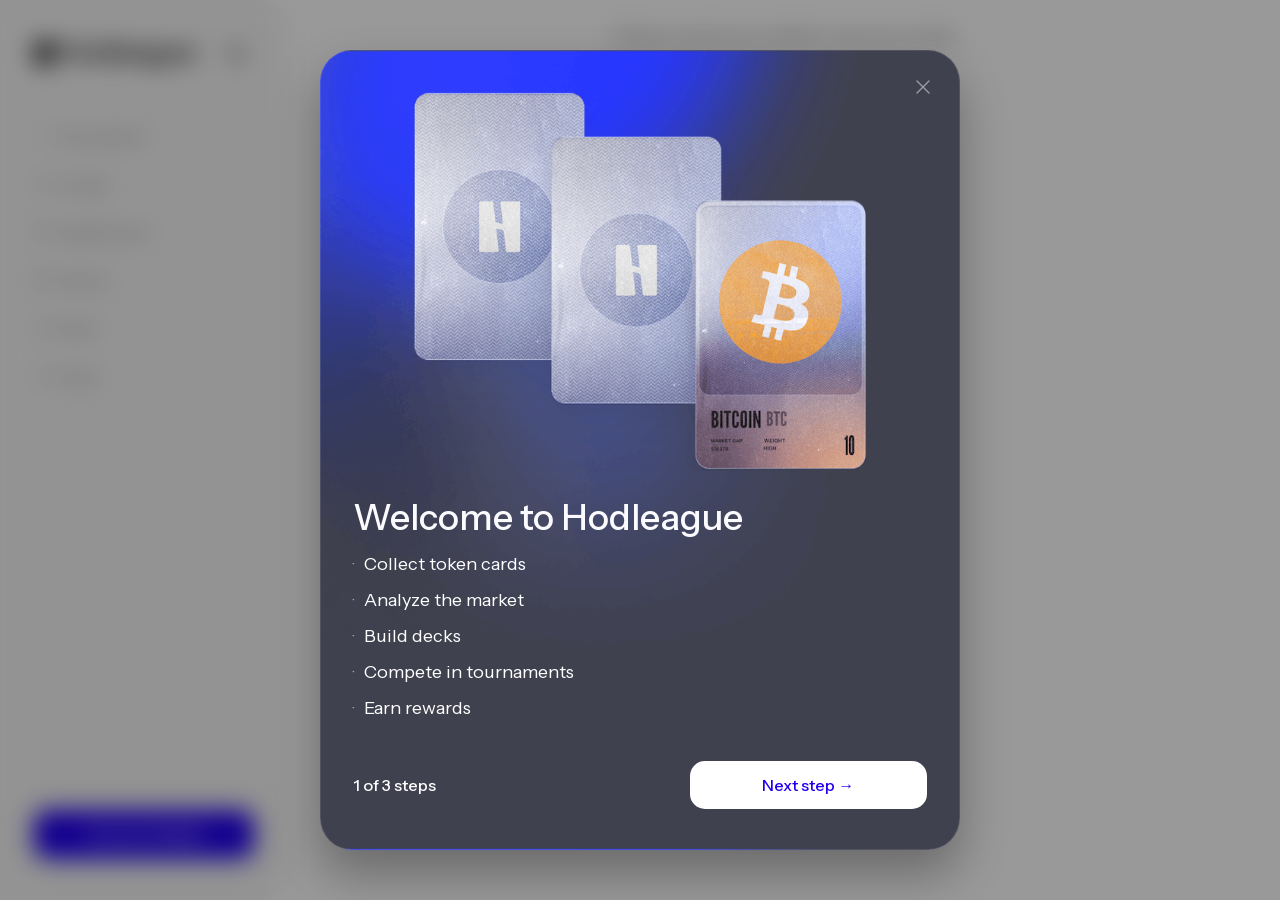
<file: profile/index.html>
<!DOCTYPE html><!--JLvhQaUQY6eGGxtULDHau--><html lang="ru"><head><meta charSet="utf-8"/><meta name="viewport" content="width=device-width, initial-scale=1"/><link rel="preload" href="/_next/static/media/011cc18608a24a6f-s.p.d92c1f67.woff2" as="font" crossorigin="" type="font/woff2"/><link rel="preload" href="/_next/static/media/f06bf9da926bae75-s.p.c68a79fb.woff2" as="font" crossorigin="" type="font/woff2"/><link rel="stylesheet" href="/_next/static/chunks/53890b832819b041.css" data-precedence="next"/><link rel="preload" as="script" fetchPriority="low" href="/_next/static/chunks/b5c73e02ab146a68.js"/><script src="/_next/static/chunks/94a0e9d27b5d7242.js" async=""></script><script src="/_next/static/chunks/8c8c28f39a86109c.js" async=""></script><script src="/_next/static/chunks/a7419f10514767cb.js" async=""></script><script src="/_next/static/chunks/3ba36db6a8e75c89.js" async=""></script><script src="/_next/static/chunks/a191666cb37a6650.js" async=""></script><script src="/_next/static/chunks/turbopack-c7a43bd351a46e70.js" async=""></script><script src="/_next/static/chunks/fc6aa991cc11b3aa.js" async=""></script><script src="/_next/static/chunks/f9743ea6b10818fc.js" async=""></script><script src="/_next/static/chunks/c6190d516b972bb6.js" async=""></script><script src="/_next/static/chunks/49e9059f9f179002.js" async=""></script><script src="/_next/static/chunks/178c5a3c6e7ffe60.js" async=""></script><script src="/_next/static/chunks/c09cca1f9ece8c27.js" async=""></script><script src="/_next/static/chunks/3510f6c2be0c476b.js" async=""></script><script src="/_next/static/chunks/4fa349a540596eb1.js" async=""></script><script src="/_next/static/chunks/82b742aba8b12f30.js" async=""></script><script src="/_next/static/chunks/ff1a16fafef87110.js" async=""></script><script src="/_next/static/chunks/510d145833bbde48.js" async=""></script><script src="/_next/static/chunks/2b0eba828f3138a3.js" async=""></script><script src="/_next/static/chunks/e1beab5316fc8baf.js" async=""></script><script src="/_next/static/chunks/ce811e9bb8c049d2.js" async=""></script><link rel="apple-touch-icon" href="/logo-3.png"/><link rel="icon" href="/logo-3.png"/><meta name="apple-mobile-web-app-capable" content="yes"/><meta name="apple-mobile-web-app-title" content="Hodleague"/><meta name="apple-mobile-web-app-status-bar-style" content="default"/><link rel="preconnect" href="https://uat.hodleague.com" crossorigin="anonymous"/><link rel="dns-prefetch" href="https://uat.hodleague.com"/><meta name="next-size-adjust" content=""/><title>Hodleague</title><meta name="description" content="Build your crypto deck, compete in tournaments, and prove you&#x27;re the real alpha. Fantasy league for crypto degens."/><meta name="mobile-web-app-capable" content="yes"/><meta name="apple-mobile-web-app-title" content="Hodleague"/><meta name="apple-mobile-web-app-status-bar-style" content="default"/><meta property="og:title" content="Hodleague"/><meta property="og:description" content="Build your crypto deck, compete in tournaments, and prove you&#x27;re the real alpha. Fantasy league for crypto degens."/><meta property="og:url" content="https://hodleague.com/"/><meta property="og:site_name" content="Hodleague"/><meta property="og:image" content="https://hodleague.com/logo-3.png"/><meta property="og:image:width" content="512"/><meta property="og:image:height" content="512"/><meta property="og:image:alt" content="Hodleague"/><meta property="og:type" content="website"/><meta name="twitter:card" content="summary"/><meta name="twitter:title" content="Hodleague"/><meta name="twitter:description" content="Build your crypto deck, compete in tournaments, and prove you&#x27;re the real alpha. Fantasy league for crypto degens."/><meta name="twitter:image" content="https://hodleague.com/logo-3.png"/><link rel="icon" href="/favicon.ico?favicon.8103ba68.ico" sizes="32x32" type="image/x-icon"/><link rel="icon" href="/logo-3.png"/><link rel="apple-touch-icon" href="/logo-3.png"/><script>(function(){var q=location.search;if(!q||q.length<2)return;var params=new URLSearchParams(q.slice(1));var o={};var us=params.get('utm_source');if(us)o.utm_source=us;var um=params.get('utm_medium');if(um)o.utm_medium=um;var uc=params.get('utm_campaign');if(uc)o.utm_campaign=uc;var ml=params.get('fc_ml_id');if(ml)o.marketing_link_id=ml;if(!Object.keys(o).length)return;sessionStorage.setItem('hodleague_acquisition',JSON.stringify(o));})();</script><script>(function(){var p=location.pathname.replace(/\/$/,'')||'/';var b="";var r=b?p===b||p===b+'/':p===''||p==='/';if(r){var sq=location.search||'';var h=location.hash||'';location.replace((b?b+'/':'/')+'tournament/'+sq+h);}})();</script><script>(function(){var t=localStorage.getItem('hodleague-theme');if(t==='dark')document.documentElement.setAttribute('data-theme','dark');else if(t==='light')document.documentElement.setAttribute('data-theme','light');})();</script><script src="/_next/static/chunks/a6dad97d9634a72d.js" noModule=""></script></head><body class="instrument_sans_d1ca5634-module__PTTdIG__variable league_gothic_f760cda8-module__BmGifa__variable antialiased"><div hidden=""><!--$--><!--/$--></div><!--$!--><template data-dgst="BAILOUT_TO_CLIENT_SIDE_RENDERING"></template><!--/$--><div class="flex h-dvh bg-[var(--background)]"><div class="md:hidden fixed top-0 left-0 right-0 z-[60] flex items-center justify-between gap-2 px-6 py-4 touch-none select-none bg-transparent backdrop-blur-[75px] rounded-br-[30px]"><div class="flex items-center gap-2 min-w-0 flex-1" data-ph-capture-attribute-button="page-header-menu"><div class="w-[24px] h-[24px] text-[var(--text-primary)] flex items-center justify-center overflow-hidden shrink-0 "><svg width="12" height="14" viewBox="0 0 12 14" fill="none" xmlns="http://www.w3.org/2000/svg" class="w-full h-full"><path d="M6.41047 2.35023e-08C6.12406 1.09829e-08 5.90162 0.249602 5.93447 0.534121L7.44135 13.5852C7.46927 13.8269 7.67398 14.0094 7.91735 14.0094L10.8684 14.0094C11.133 14.0094 11.3475 13.7949 11.3475 13.5302L11.3475 0.479161C11.3475 0.214527 11.133 2.2993e-07 10.8684 2.18363e-07L6.41047 2.35023e-08Z" fill="currentColor"></path><path d="M4.93694 14.0098C5.22335 14.0098 5.44579 13.7602 5.41294 13.4756L3.90606 0.424584C3.87814 0.182819 3.67343 0.000380437 3.43006 0.000380427L0.479051 0.000380298C0.214417 0.000380286 -0.0001105 0.214908 -0.000110512 0.479542L-0.000111082 13.5306C-0.000111094 13.7952 0.214417 14.0098 0.47905 14.0098L4.93694 14.0098Z" fill="currentColor"></path><rect x="4.00781" y="5.53418" width="4.06272" height="1.68113" transform="rotate(15 4.00781 5.53418)" fill="currentColor"></rect></svg></div><span class="text-xl font-medium text-[var(--text-primary)] truncate">Profile</span></div><div class="flex items-center gap-1"><button type="button" data-ph-capture-attribute-button="theme-toggle" class="p-2 rounded-lg hover:bg-[var(--surface-hover)] transition-colors text-[var(--text-primary)]" aria-label="Enable dark theme" title="Dark theme"><svg width="20" height="20" viewBox="0 0 24 24" fill="none" stroke="currentColor" stroke-width="2" stroke-linecap="round" stroke-linejoin="round"><path d="M21 12.79A9 9 0 1 1 11.21 3 7 7 0 0 0 21 12.79z"></path></svg></button><button class="relative p-2 -m-2 hover:bg-[var(--sidebar-hover)] rounded-lg transition-colors w-10 h-10 flex items-center justify-center" aria-label="Open menu" data-ph-capture-attribute-button="mobile-menu-toggle"><svg class="absolute w-6 h-6 text-[var(--text-primary)] transition-all duration-300 opacity-100 rotate-0 scale-100" fill="none" stroke="currentColor" viewBox="0 0 24 24"><path stroke-linecap="round" stroke-linejoin="round" stroke-width="2" d="M4 6h16M4 12h16M4 18h16"></path></svg><svg class="absolute w-6 h-6 text-[var(--text-primary)] transition-all duration-300 opacity-0 -rotate-90 scale-0" fill="none" stroke="currentColor" viewBox="0 0 24 24"><path stroke-linecap="round" stroke-linejoin="round" stroke-width="2" d="M6 18L18 6M6 6l12 12"></path></svg></button></div></div><aside class="
        w-72 bg-[var(--sidebar-bg)] flex flex-col h-dvh fixed left-0 top-0 rounded-r-[30px] border border-[var(--border-subtle)] backdrop-blur-[75px] z-50
        transform transition-transform duration-300 ease-in-out
        -translate-x-full
        md:translate-x-0 md:static
      "><div class="px-8 pt-8 flex items-center justify-between shrink-0 hidden display-none md:flex"><div class="flex items-center gap-1"><div class="w-[24px] h-[24px] text-[var(--text-primary)] flex items-center justify-center overflow-hidden shrink-0 "><svg width="12" height="14" viewBox="0 0 12 14" fill="none" xmlns="http://www.w3.org/2000/svg" class="w-full h-full"><path d="M6.41047 2.35023e-08C6.12406 1.09829e-08 5.90162 0.249602 5.93447 0.534121L7.44135 13.5852C7.46927 13.8269 7.67398 14.0094 7.91735 14.0094L10.8684 14.0094C11.133 14.0094 11.3475 13.7949 11.3475 13.5302L11.3475 0.479161C11.3475 0.214527 11.133 2.2993e-07 10.8684 2.18363e-07L6.41047 2.35023e-08Z" fill="currentColor"></path><path d="M4.93694 14.0098C5.22335 14.0098 5.44579 13.7602 5.41294 13.4756L3.90606 0.424584C3.87814 0.182819 3.67343 0.000380437 3.43006 0.000380427L0.479051 0.000380298C0.214417 0.000380286 -0.0001105 0.214908 -0.000110512 0.479542L-0.000111082 13.5306C-0.000111094 13.7952 0.214417 14.0098 0.47905 14.0098L4.93694 14.0098Z" fill="currentColor"></path><rect x="4.00781" y="5.53418" width="4.06272" height="1.68113" transform="rotate(15 4.00781 5.53418)" fill="currentColor"></rect></svg></div><span class="text-[26px] font-medium text-[var(--text-primary)]">Hodleague</span></div><div class="hidden md:block shrink-0"><button type="button" data-ph-capture-attribute-button="theme-toggle" class="p-2 rounded-lg hover:bg-[var(--surface-hover)] transition-colors text-[var(--text-primary)]" aria-label="Enable dark theme" title="Dark theme"><svg width="20" height="20" viewBox="0 0 24 24" fill="none" stroke="currentColor" stroke-width="2" stroke-linecap="round" stroke-linejoin="round"><path d="M21 12.79A9 9 0 1 1 11.21 3 7 7 0 0 0 21 12.79z"></path></svg></button></div><button class="md:hidden p-2 hover:bg-[var(--surface-hover)] rounded-lg transition-colors" aria-label="Close menu" data-ph-capture-attribute-button="sidebar-close"><svg class="w-6 h-6 text-[var(--text-primary)]" fill="none" stroke="currentColor" viewBox="0 0 24 24"><path stroke-linecap="round" stroke-linejoin="round" stroke-width="2" d="M6 18L18 6M6 6l12 12"></path></svg></button></div><nav class="flex-1 px-4  pt-16 md:pt-10"><ul class="space-y-0"><li><a data-ph-capture-attribute-button="nav-tournament" class="flex items-center gap-[5px] px-2 md:px-4 py-2 h-12 rounded-[30px] transition-colors text-[var(--nav-item-inactive)] hover:text-[var(--nav-item-inactive-hover)]" href="/tournament/"><svg width="16" height="16" viewBox="0 0 22 22" fill="none" xmlns="http://www.w3.org/2000/svg"><g clip-path="url(#clip0_169_7249)"><path d="M4.39893 10.2377L5.37499 13.8804M5.37499 13.8804L9.01773 12.9043M5.37499 13.8804L10.7083 4.64278M17.4579 11.6188L16.4818 7.97611M16.4818 7.97611L12.8391 8.95218M16.4818 7.97611L11.1485 17.2137" stroke="var(--nav-item-inactive)" stroke-opacity="0.5" stroke-width="1.33333" stroke-linecap="round" stroke-linejoin="round"></path></g><defs><clipPath id="clip0_169_7249"><rect width="16" height="16" fill="white" transform="translate(8) rotate(30)"></rect></clipPath></defs></svg><span class="text-[16px]">Tournament</span></a></li><li><a data-ph-capture-attribute-button="nav-arcade" class="flex items-center gap-[5px] px-2 md:px-4 py-2 h-12 rounded-[30px] transition-colors text-[var(--nav-item-inactive)] hover:text-[var(--nav-item-inactive-hover)]" href="/arcade/"><svg width="16" height="16" viewBox="0 0 16 16" fill="none" xmlns="http://www.w3.org/2000/svg"><path d="M2 5.5C2 4.67 2.67 4 3.5 4h9c.83 0 1.5.67 1.5 1.5v5c0 .83-.67 1.5-1.5 1.5h-9C2.67 12 2 11.33 2 10.5v-5z" stroke="var(--nav-item-inactive)" stroke-opacity="0.5" stroke-width="1.33" stroke-linecap="round" stroke-linejoin="round"></path><path d="M6 7H4M5 6v2" stroke="var(--nav-item-inactive)" stroke-opacity="0.5" stroke-width="1.33" stroke-linecap="round"></path><circle cx="10.5" cy="7.5" r="0.75" fill="var(--nav-item-inactive)" fill-opacity="0.5"></circle><circle cx="12" cy="6.5" r="0.75" fill="var(--nav-item-inactive)" fill-opacity="0.5"></circle></svg><span class="text-[16px]">Arcade</span></a></li><li><a data-ph-capture-attribute-button="nav-leaderboard" class="flex items-center gap-[5px] px-2 md:px-4 py-2 h-12 rounded-[30px] transition-colors text-[var(--nav-item-inactive)] hover:text-[var(--nav-item-inactive-hover)]" href="/leaderboard/"><svg width="16" height="16" viewBox="0 0 16 16" fill="none" xmlns="http://www.w3.org/2000/svg"><g clip-path="url(#clip0_169_7255)"><path d="M4.8068 10L1.77347 4.76004C1.64267 4.53396 1.58115 4.27443 1.59656 4.01369C1.61197 3.75295 1.70362 3.50248 1.86013 3.29337L2.93347 1.86671C3.05766 1.70111 3.21871 1.56671 3.40385 1.47414C3.58899 1.38157 3.79314 1.33337 4.00013 1.33337H12.0001C12.2071 1.33337 12.4113 1.38157 12.5964 1.47414C12.7816 1.56671 12.9426 1.70111 13.0668 1.86671L14.1335 3.29337C14.291 3.50181 14.3839 3.75194 14.4004 4.01269C14.417 4.27344 14.3567 4.53332 14.2268 4.76004L11.1935 10M7.33357 8.00001L3.41357 1.46667M8.66683 8.00001L12.5868 1.46667M5.3335 4.66671H10.6668M8.00016 12V10.6667H7.66683M11.3335 11.3334C11.3335 13.1743 9.84111 14.6667 8.00016 14.6667C6.15921 14.6667 4.66683 13.1743 4.66683 11.3334C4.66683 9.49242 6.15921 8.00004 8.00016 8.00004C9.84111 8.00004 11.3335 9.49242 11.3335 11.3334Z" stroke="var(--nav-item-inactive)" stroke-opacity="0.5" stroke-width="1.33333" stroke-linecap="round" stroke-linejoin="round"></path></g><defs><clipPath id="clip0_169_7255"><rect width="16" height="16" fill="white"></rect></clipPath></defs></svg><span class="text-[16px]">Leaderboard</span></a></li><li><a data-ph-capture-attribute-button="nav-tokens" class="flex items-center gap-[5px] px-2 md:px-4 py-2 h-12 rounded-[30px] transition-colors text-[var(--nav-item-inactive)] hover:text-[var(--nav-item-inactive-hover)]" href="/tokens/"><svg width="16" height="16" viewBox="0 0 16 16" fill="none" xmlns="http://www.w3.org/2000/svg"><g fill="var(--nav-item-inactive)" fill-opacity="0.5" fill-rule="evenodd" clip-rule="evenodd"><path d="M5.791 3.318L3.316 5.793a1 1 0 000 1.414l2.475 2.475a1 1 0 001.415 0L9.68 7.207a1 1 0 000-1.414L7.206 3.318a1 1 0 00-1.415 0zm.707 4.95L4.731 6.5l1.767-1.768L8.266 6.5 6.498 8.268z"></path><path d="M0 6.5a6.5 6.5 0 0112.346-2.845 6.5 6.5 0 11-8.691 8.691A6.5 6.5 0 010 6.5zm6.5-5a5 5 0 100 10 5 5 0 000-10zm6.5 5c0-.201-.01-.4-.027-.597a5 5 0 11-7.07 7.07A6.5 6.5 0 0013 6.5z"></path></g></svg><span class="text-[16px]">Tokens</span></a></li><li><a data-ph-capture-attribute-button="nav-packs" class="flex items-center gap-[5px] px-2 md:px-4 py-2 h-12 rounded-[30px] transition-colors text-[var(--nav-item-inactive)] hover:text-[var(--nav-item-inactive-hover)]" href="/packs/"><svg width="16" height="16" viewBox="0 0 16 16" fill="none" xmlns="http://www.w3.org/2000/svg"><mask id="path-1-inside-1_169_7258" fill="white"><rect x="7" y="2" width="6" height="9" rx="1"></rect></mask><rect x="7" y="2" width="6" height="9" rx="1" stroke="var(--nav-item-inactive)" stroke-opacity="0.5" stroke-width="2.6" mask="url(#path-1-inside-1_169_7258)"></rect><mask id="path-2-inside-2_169_7258" fill="white"><rect x="5" y="4" width="6" height="9" rx="1"></rect></mask><rect x="5" y="4" width="6" height="9" rx="1" fill="var(--icon-bg)" stroke="var(--nav-item-inactive)" stroke-opacity="0.5" stroke-width="2.6" mask="url(#path-2-inside-2_169_7258)"></rect><mask id="path-3-inside-3_169_7258" fill="white"><rect x="3" y="6" width="6" height="9" rx="1"></rect></mask><rect x="3" y="6" width="6" height="9" rx="1" fill="var(--icon-bg)" stroke="var(--nav-item-inactive)" stroke-opacity="0.5" stroke-width="2.6" mask="url(#path-3-inside-3_169_7258)"></rect></svg><span class="text-[16px]">Packs</span></a></li><li><a data-ph-capture-attribute-button="nav-forge" class="flex items-center gap-[5px] px-2 md:px-4 py-2 h-12 rounded-[30px] transition-colors text-[var(--nav-item-inactive)] hover:text-[var(--nav-item-inactive-hover)]" href="/forge/"><svg width="16" height="16" viewBox="0 0 16 16" fill="none" xmlns="http://www.w3.org/2000/svg"><path d="M11.5 1.75L7.25 6M10.25 1h3v2.25h-2L10.25 1z" stroke="var(--nav-item-inactive)" stroke-opacity="0.5" stroke-width="1.33" stroke-linecap="round" stroke-linejoin="round"></path><path d="M2 12.75h12M3.5 9.5h9l1.25 3.25H2.25l1.25-3.25z" stroke="var(--nav-item-inactive)" stroke-opacity="0.5" stroke-width="1.33" stroke-linecap="round" stroke-linejoin="round"></path></svg><span class="text-[16px]">Forge</span></a></li></ul></nav><div class="p-4 pb-6"><div class="rounded-[30px] bg-[var(--userinfo-bg)] border border-[var(--input-border)] backdrop-blur-[150px] p-4"></div></div></aside><div class="flex flex-col flex-1 min-w-0"><main class="flex-1 min-w-0 overflow-x-hidden overflow-y-auto overscroll-contain bg-[var(--background)] pt-18 py-5 px-4 md:py-6 md:px-6"><!--$!--><template data-dgst="BAILOUT_TO_CLIENT_SIDE_RENDERING"></template><p class="text-center text-[var(--text-muted)]">Loading...</p><!--/$--><!--$--><!--/$--></main></div></div><script src="/_next/static/chunks/b5c73e02ab146a68.js" id="_R_" async=""></script><script>(self.__next_f=self.__next_f||[]).push([0])</script><script>self.__next_f.push([1,"1:\"$Sreact.fragment\"\n2:I[28739,[\"/_next/static/chunks/fc6aa991cc11b3aa.js\",\"/_next/static/chunks/f9743ea6b10818fc.js\",\"/_next/static/chunks/c6190d516b972bb6.js\",\"/_next/static/chunks/49e9059f9f179002.js\",\"/_next/static/chunks/178c5a3c6e7ffe60.js\",\"/_next/static/chunks/c09cca1f9ece8c27.js\",\"/_next/static/chunks/3510f6c2be0c476b.js\",\"/_next/static/chunks/4fa349a540596eb1.js\",\"/_next/static/chunks/82b742aba8b12f30.js\"],\"Providers\"]\n3:I[39756,[\"/_next/static/chunks/ff1a16fafef87110.js\",\"/_next/static/chunks/510d145833bbde48.js\"],\"default\"]\n4:I[37457,[\"/_next/static/chunks/ff1a16fafef87110.js\",\"/_next/static/chunks/510d145833bbde48.js\"],\"default\"]\na:I[68027,[],\"default\"]\n:HL[\"/_next/static/chunks/53890b832819b041.css\",\"style\"]\n:HL[\"/_next/static/media/011cc18608a24a6f-s.p.d92c1f67.woff2\",\"font\",{\"crossOrigin\":\"\",\"type\":\"font/woff2\"}]\n:HL[\"/_next/static/media/f06bf9da926bae75-s.p.c68a79fb.woff2\",\"font\",{\"crossOrigin\":\"\",\"type\":\"font/woff2\"}]\n"])</script><script>self.__next_f.push([1,"0:{\"P\":null,\"b\":\"JLvhQaUQY6eGGxtULDHau\",\"c\":[\"\",\"profile\",\"\"],\"q\":\"\",\"i\":false,\"f\":[[[\"\",{\"children\":[\"(main)\",{\"children\":[\"profile\",{\"children\":[\"__PAGE__\",{}]}]}]},\"$undefined\",\"$undefined\",true],[[\"$\",\"$1\",\"c\",{\"children\":[[[\"$\",\"link\",\"0\",{\"rel\":\"stylesheet\",\"href\":\"/_next/static/chunks/53890b832819b041.css\",\"precedence\":\"next\",\"crossOrigin\":\"$undefined\",\"nonce\":\"$undefined\"}],[\"$\",\"script\",\"script-0\",{\"src\":\"/_next/static/chunks/fc6aa991cc11b3aa.js\",\"async\":true,\"nonce\":\"$undefined\"}],[\"$\",\"script\",\"script-1\",{\"src\":\"/_next/static/chunks/f9743ea6b10818fc.js\",\"async\":true,\"nonce\":\"$undefined\"}],[\"$\",\"script\",\"script-2\",{\"src\":\"/_next/static/chunks/c6190d516b972bb6.js\",\"async\":true,\"nonce\":\"$undefined\"}],[\"$\",\"script\",\"script-3\",{\"src\":\"/_next/static/chunks/49e9059f9f179002.js\",\"async\":true,\"nonce\":\"$undefined\"}],[\"$\",\"script\",\"script-4\",{\"src\":\"/_next/static/chunks/178c5a3c6e7ffe60.js\",\"async\":true,\"nonce\":\"$undefined\"}],[\"$\",\"script\",\"script-5\",{\"src\":\"/_next/static/chunks/c09cca1f9ece8c27.js\",\"async\":true,\"nonce\":\"$undefined\"}],[\"$\",\"script\",\"script-6\",{\"src\":\"/_next/static/chunks/3510f6c2be0c476b.js\",\"async\":true,\"nonce\":\"$undefined\"}],[\"$\",\"script\",\"script-7\",{\"src\":\"/_next/static/chunks/4fa349a540596eb1.js\",\"async\":true,\"nonce\":\"$undefined\"}],[\"$\",\"script\",\"script-8\",{\"src\":\"/_next/static/chunks/82b742aba8b12f30.js\",\"async\":true,\"nonce\":\"$undefined\"}]],[\"$\",\"html\",null,{\"lang\":\"ru\",\"suppressHydrationWarning\":true,\"children\":[[\"$\",\"head\",null,{\"children\":[[\"$\",\"link\",null,{\"rel\":\"apple-touch-icon\",\"href\":\"/logo-3.png\"}],[\"$\",\"link\",null,{\"rel\":\"icon\",\"href\":\"/logo-3.png\"}],[\"$\",\"meta\",null,{\"name\":\"apple-mobile-web-app-capable\",\"content\":\"yes\"}],[\"$\",\"meta\",null,{\"name\":\"apple-mobile-web-app-title\",\"content\":\"Hodleague\"}],[\"$\",\"meta\",null,{\"name\":\"apple-mobile-web-app-status-bar-style\",\"content\":\"default\"}],[\"$\",\"script\",null,{\"dangerouslySetInnerHTML\":{\"__html\":\"(function(){var q=location.search;if(!q||q.length\u003c2)return;var params=new URLSearchParams(q.slice(1));var o={};var us=params.get('utm_source');if(us)o.utm_source=us;var um=params.get('utm_medium');if(um)o.utm_medium=um;var uc=params.get('utm_campaign');if(uc)o.utm_campaign=uc;var ml=params.get('fc_ml_id');if(ml)o.marketing_link_id=ml;if(!Object.keys(o).length)return;sessionStorage.setItem('hodleague_acquisition',JSON.stringify(o));})();\"}}],[\"$\",\"script\",null,{\"dangerouslySetInnerHTML\":{\"__html\":\"(function(){var p=location.pathname.replace(/\\\\/$/,'')||'/';var b=\\\"\\\";var r=b?p===b||p===b+'/':p===''||p==='/';if(r){var sq=location.search||'';var h=location.hash||'';location.replace((b?b+'/':'/')+'tournament/'+sq+h);}})();\"}}],[\"$\",\"link\",null,{\"rel\":\"preconnect\",\"href\":\"https://uat.hodleague.com\",\"crossOrigin\":\"anonymous\"}],[\"$\",\"link\",null,{\"rel\":\"dns-prefetch\",\"href\":\"https://uat.hodleague.com\"}],[\"$\",\"script\",null,{\"dangerouslySetInnerHTML\":{\"__html\":\"(function(){var t=localStorage.getItem('hodleague-theme');if(t==='dark')document.documentElement.setAttribute('data-theme','dark');else if(t==='light')document.documentElement.setAttribute('data-theme','light');})();\"}}]]}],[\"$\",\"body\",null,{\"className\":\"instrument_sans_d1ca5634-module__PTTdIG__variable league_gothic_f760cda8-module__BmGifa__variable antialiased\",\"children\":[\"$\",\"$L2\",null,{\"children\":[\"$\",\"$L3\",null,{\"parallelRouterKey\":\"children\",\"error\":\"$undefined\",\"errorStyles\":\"$undefined\",\"errorScripts\":\"$undefined\",\"template\":[\"$\",\"$L4\",null,{}],\"templateStyles\":\"$undefined\",\"templateScripts\":\"$undefined\",\"notFound\":[[[\"$\",\"title\",null,{\"children\":\"404: This page could not be found.\"}],[\"$\",\"div\",null,{\"style\":{\"fontFamily\":\"system-ui,\\\"Segoe UI\\\",Roboto,Helvetica,Arial,sans-serif,\\\"Apple Color Emoji\\\",\\\"Segoe UI Emoji\\\"\",\"height\":\"100vh\",\"textAlign\":\"center\",\"display\":\"flex\",\"flexDirection\":\"column\",\"alignItems\":\"center\",\"justifyContent\":\"center\"},\"children\":[\"$\",\"div\",null,{\"children\":[[\"$\",\"style\",null,{\"dangerouslySetInnerHTML\":{\"__html\":\"body{color:#000;background:#fff;margin:0}.next-error-h1{border-right:1px solid rgba(0,0,0,.3)}@media (prefers-color-scheme:dark){body{color:#fff;background:#000}.next-error-h1{border-right:1px solid rgba(255,255,255,.3)}}\"}}],[\"$\",\"h1\",null,{\"className\":\"next-error-h1\",\"style\":{\"display\":\"inline-block\",\"margin\":\"0 20px 0 0\",\"padding\":\"0 23px 0 0\",\"fontSize\":24,\"fontWeight\":500,\"verticalAlign\":\"top\",\"lineHeight\":\"49px\"},\"children\":404}],\"$L5\"]}]}]],[]],\"forbidden\":\"$undefined\",\"unauthorized\":\"$undefined\"}]}]}]]}]]}],{\"children\":[\"$L6\",{\"children\":[\"$L7\",{\"children\":[\"$L8\",{},null,false,false]},null,false,false]},null,false,false]},null,false,false],\"$L9\",false]],\"m\":\"$undefined\",\"G\":[\"$a\",[]],\"S\":true}\n"])</script><script>self.__next_f.push([1,"b:I[92825,[\"/_next/static/chunks/ff1a16fafef87110.js\",\"/_next/static/chunks/510d145833bbde48.js\"],\"ClientSegmentRoot\"]\nc:I[3366,[\"/_next/static/chunks/fc6aa991cc11b3aa.js\",\"/_next/static/chunks/f9743ea6b10818fc.js\",\"/_next/static/chunks/c6190d516b972bb6.js\",\"/_next/static/chunks/49e9059f9f179002.js\",\"/_next/static/chunks/178c5a3c6e7ffe60.js\",\"/_next/static/chunks/c09cca1f9ece8c27.js\",\"/_next/static/chunks/3510f6c2be0c476b.js\",\"/_next/static/chunks/4fa349a540596eb1.js\",\"/_next/static/chunks/82b742aba8b12f30.js\",\"/_next/static/chunks/2b0eba828f3138a3.js\"],\"default\"]\ne:I[47257,[\"/_next/static/chunks/ff1a16fafef87110.js\",\"/_next/static/chunks/510d145833bbde48.js\"],\"ClientPageRoot\"]\nf:I[72906,[\"/_next/static/chunks/fc6aa991cc11b3aa.js\",\"/_next/static/chunks/f9743ea6b10818fc.js\",\"/_next/static/chunks/c6190d516b972bb6.js\",\"/_next/static/chunks/49e9059f9f179002.js\",\"/_next/static/chunks/178c5a3c6e7ffe60.js\",\"/_next/static/chunks/c09cca1f9ece8c27.js\",\"/_next/static/chunks/3510f6c2be0c476b.js\",\"/_next/static/chunks/4fa349a540596eb1.js\",\"/_next/static/chunks/82b742aba8b12f30.js\",\"/_next/static/chunks/2b0eba828f3138a3.js\",\"/_next/static/chunks/e1beab5316fc8baf.js\",\"/_next/static/chunks/ce811e9bb8c049d2.js\"],\"default\"]\n12:I[97367,[\"/_next/static/chunks/ff1a16fafef87110.js\",\"/_next/static/chunks/510d145833bbde48.js\"],\"OutletBoundary\"]\n13:\"$Sreact.suspense\"\n15:I[97367,[\"/_next/static/chunks/ff1a16fafef87110.js\",\"/_next/static/chunks/510d145833bbde48.js\"],\"ViewportBoundary\"]\n17:I[97367,[\"/_next/static/chunks/ff1a16fafef87110.js\",\"/_next/static/chunks/510d145833bbde48.js\"],\"MetadataBoundary\"]\n5:[\"$\",\"div\",null,{\"style\":{\"display\":\"inline-block\"},\"children\":[\"$\",\"h2\",null,{\"style\":{\"fontSize\":14,\"fontWeight\":400,\"lineHeight\":\"49px\",\"margin\":0},\"children\":\"This page could not be found.\"}]}]\n"])</script><script>self.__next_f.push([1,"6:[\"$\",\"$1\",\"c\",{\"children\":[[[\"$\",\"script\",\"script-0\",{\"src\":\"/_next/static/chunks/2b0eba828f3138a3.js\",\"async\":true,\"nonce\":\"$undefined\"}]],[\"$\",\"$Lb\",null,{\"Component\":\"$c\",\"slots\":{\"children\":[\"$\",\"$L3\",null,{\"parallelRouterKey\":\"children\",\"error\":\"$undefined\",\"errorStyles\":\"$undefined\",\"errorScripts\":\"$undefined\",\"template\":[\"$\",\"$L4\",null,{}],\"templateStyles\":\"$undefined\",\"templateScripts\":\"$undefined\",\"notFound\":[[[\"$\",\"title\",null,{\"children\":\"404: This page could not be found.\"}],[\"$\",\"div\",null,{\"style\":\"$0:f:0:1:0:props:children:1:props:children:1:props:children:props:children:props:notFound:0:1:props:style\",\"children\":[\"$\",\"div\",null,{\"children\":[[\"$\",\"style\",null,{\"dangerouslySetInnerHTML\":{\"__html\":\"body{color:#000;background:#fff;margin:0}.next-error-h1{border-right:1px solid rgba(0,0,0,.3)}@media (prefers-color-scheme:dark){body{color:#fff;background:#000}.next-error-h1{border-right:1px solid rgba(255,255,255,.3)}}\"}}],[\"$\",\"h1\",null,{\"className\":\"next-error-h1\",\"style\":\"$0:f:0:1:0:props:children:1:props:children:1:props:children:props:children:props:notFound:0:1:props:children:props:children:1:props:style\",\"children\":404}],[\"$\",\"div\",null,{\"style\":\"$5:props:style\",\"children\":[\"$\",\"h2\",null,{\"style\":\"$5:props:children:props:style\",\"children\":\"This page could not be found.\"}]}]]}]}]],[]],\"forbidden\":\"$undefined\",\"unauthorized\":\"$undefined\"}]},\"serverProvidedParams\":{\"params\":{},\"promises\":[\"$@d\"]}}]]}]\n"])</script><script>self.__next_f.push([1,"7:[\"$\",\"$1\",\"c\",{\"children\":[null,[\"$\",\"$L3\",null,{\"parallelRouterKey\":\"children\",\"error\":\"$undefined\",\"errorStyles\":\"$undefined\",\"errorScripts\":\"$undefined\",\"template\":[\"$\",\"$L4\",null,{}],\"templateStyles\":\"$undefined\",\"templateScripts\":\"$undefined\",\"notFound\":\"$undefined\",\"forbidden\":\"$undefined\",\"unauthorized\":\"$undefined\"}]]}]\n8:[\"$\",\"$1\",\"c\",{\"children\":[[\"$\",\"$Le\",null,{\"Component\":\"$f\",\"serverProvidedParams\":{\"searchParams\":{},\"params\":\"$6:props:children:1:props:serverProvidedParams:params\",\"promises\":[\"$@10\",\"$@11\"]}}],[[\"$\",\"script\",\"script-0\",{\"src\":\"/_next/static/chunks/e1beab5316fc8baf.js\",\"async\":true,\"nonce\":\"$undefined\"}],[\"$\",\"script\",\"script-1\",{\"src\":\"/_next/static/chunks/ce811e9bb8c049d2.js\",\"async\":true,\"nonce\":\"$undefined\"}]],[\"$\",\"$L12\",null,{\"children\":[\"$\",\"$13\",null,{\"name\":\"Next.MetadataOutlet\",\"children\":\"$@14\"}]}]]}]\n9:[\"$\",\"$1\",\"h\",{\"children\":[null,[\"$\",\"$L15\",null,{\"children\":\"$L16\"}],[\"$\",\"div\",null,{\"hidden\":true,\"children\":[\"$\",\"$L17\",null,{\"children\":[\"$\",\"$13\",null,{\"name\":\"Next.Metadata\",\"children\":\"$L18\"}]}]}],[\"$\",\"meta\",null,{\"name\":\"next-size-adjust\",\"content\":\"\"}]]}]\n"])</script><script>self.__next_f.push([1,"d:\"$6:props:children:1:props:serverProvidedParams:params\"\n10:{}\n11:\"$6:props:children:1:props:serverProvidedParams:params\"\n"])</script><script>self.__next_f.push([1,"16:[[\"$\",\"meta\",\"0\",{\"charSet\":\"utf-8\"}],[\"$\",\"meta\",\"1\",{\"name\":\"viewport\",\"content\":\"width=device-width, initial-scale=1\"}]]\n"])</script><script>self.__next_f.push([1,"19:I[27201,[\"/_next/static/chunks/ff1a16fafef87110.js\",\"/_next/static/chunks/510d145833bbde48.js\"],\"IconMark\"]\n14:null\n"])</script><script>self.__next_f.push([1,"18:[[\"$\",\"title\",\"0\",{\"children\":\"Hodleague\"}],[\"$\",\"meta\",\"1\",{\"name\":\"description\",\"content\":\"Build your crypto deck, compete in tournaments, and prove you're the real alpha. Fantasy league for crypto degens.\"}],[\"$\",\"meta\",\"2\",{\"name\":\"mobile-web-app-capable\",\"content\":\"yes\"}],[\"$\",\"meta\",\"3\",{\"name\":\"apple-mobile-web-app-title\",\"content\":\"Hodleague\"}],[\"$\",\"meta\",\"4\",{\"name\":\"apple-mobile-web-app-status-bar-style\",\"content\":\"default\"}],[\"$\",\"meta\",\"5\",{\"property\":\"og:title\",\"content\":\"Hodleague\"}],[\"$\",\"meta\",\"6\",{\"property\":\"og:description\",\"content\":\"Build your crypto deck, compete in tournaments, and prove you're the real alpha. Fantasy league for crypto degens.\"}],[\"$\",\"meta\",\"7\",{\"property\":\"og:url\",\"content\":\"https://hodleague.com/\"}],[\"$\",\"meta\",\"8\",{\"property\":\"og:site_name\",\"content\":\"Hodleague\"}],[\"$\",\"meta\",\"9\",{\"property\":\"og:image\",\"content\":\"https://hodleague.com/logo-3.png\"}],[\"$\",\"meta\",\"10\",{\"property\":\"og:image:width\",\"content\":\"512\"}],[\"$\",\"meta\",\"11\",{\"property\":\"og:image:height\",\"content\":\"512\"}],[\"$\",\"meta\",\"12\",{\"property\":\"og:image:alt\",\"content\":\"Hodleague\"}],[\"$\",\"meta\",\"13\",{\"property\":\"og:type\",\"content\":\"website\"}],[\"$\",\"meta\",\"14\",{\"name\":\"twitter:card\",\"content\":\"summary\"}],[\"$\",\"meta\",\"15\",{\"name\":\"twitter:title\",\"content\":\"Hodleague\"}],[\"$\",\"meta\",\"16\",{\"name\":\"twitter:description\",\"content\":\"Build your crypto deck, compete in tournaments, and prove you're the real alpha. Fantasy league for crypto degens.\"}],[\"$\",\"meta\",\"17\",{\"name\":\"twitter:image\",\"content\":\"https://hodleague.com/logo-3.png\"}],[\"$\",\"link\",\"18\",{\"rel\":\"icon\",\"href\":\"/favicon.ico?favicon.8103ba68.ico\",\"sizes\":\"32x32\",\"type\":\"image/x-icon\"}],[\"$\",\"link\",\"19\",{\"rel\":\"icon\",\"href\":\"/logo-3.png\"}],[\"$\",\"link\",\"20\",{\"rel\":\"apple-touch-icon\",\"href\":\"/logo-3.png\"}],[\"$\",\"$L19\",\"21\",{}]]\n"])</script></body></html>
</file>
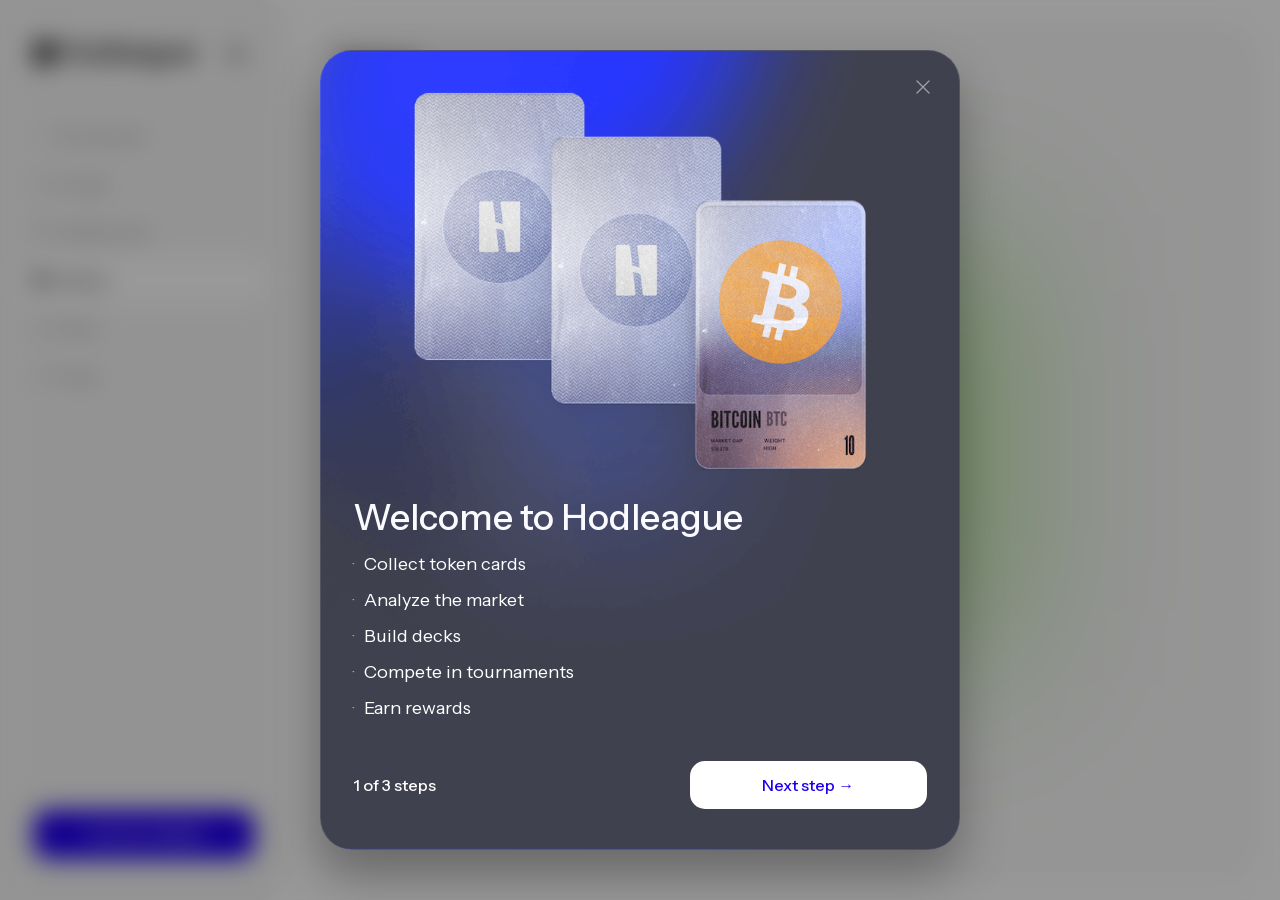
<file: tokens/index.html>
<!DOCTYPE html><!--JLvhQaUQY6eGGxtULDHau--><html lang="ru"><head><meta charSet="utf-8"/><meta name="viewport" content="width=device-width, initial-scale=1"/><link rel="preload" href="/_next/static/media/011cc18608a24a6f-s.p.d92c1f67.woff2" as="font" crossorigin="" type="font/woff2"/><link rel="preload" href="/_next/static/media/f06bf9da926bae75-s.p.c68a79fb.woff2" as="font" crossorigin="" type="font/woff2"/><link rel="stylesheet" href="/_next/static/chunks/53890b832819b041.css" data-precedence="next"/><link rel="preload" as="script" fetchPriority="low" href="/_next/static/chunks/b5c73e02ab146a68.js"/><script src="/_next/static/chunks/94a0e9d27b5d7242.js" async=""></script><script src="/_next/static/chunks/8c8c28f39a86109c.js" async=""></script><script src="/_next/static/chunks/a7419f10514767cb.js" async=""></script><script src="/_next/static/chunks/3ba36db6a8e75c89.js" async=""></script><script src="/_next/static/chunks/a191666cb37a6650.js" async=""></script><script src="/_next/static/chunks/turbopack-c7a43bd351a46e70.js" async=""></script><script src="/_next/static/chunks/fc6aa991cc11b3aa.js" async=""></script><script src="/_next/static/chunks/f9743ea6b10818fc.js" async=""></script><script src="/_next/static/chunks/c6190d516b972bb6.js" async=""></script><script src="/_next/static/chunks/49e9059f9f179002.js" async=""></script><script src="/_next/static/chunks/178c5a3c6e7ffe60.js" async=""></script><script src="/_next/static/chunks/c09cca1f9ece8c27.js" async=""></script><script src="/_next/static/chunks/3510f6c2be0c476b.js" async=""></script><script src="/_next/static/chunks/4fa349a540596eb1.js" async=""></script><script src="/_next/static/chunks/82b742aba8b12f30.js" async=""></script><script src="/_next/static/chunks/ff1a16fafef87110.js" async=""></script><script src="/_next/static/chunks/510d145833bbde48.js" async=""></script><script src="/_next/static/chunks/2b0eba828f3138a3.js" async=""></script><script src="/_next/static/chunks/9054b0ad3f46f714.js" async=""></script><link rel="apple-touch-icon" href="/logo-3.png"/><link rel="icon" href="/logo-3.png"/><meta name="apple-mobile-web-app-capable" content="yes"/><meta name="apple-mobile-web-app-title" content="Hodleague"/><meta name="apple-mobile-web-app-status-bar-style" content="default"/><link rel="preconnect" href="https://uat.hodleague.com" crossorigin="anonymous"/><link rel="dns-prefetch" href="https://uat.hodleague.com"/><meta name="next-size-adjust" content=""/><title>Hodleague</title><meta name="description" content="Build your crypto deck, compete in tournaments, and prove you&#x27;re the real alpha. Fantasy league for crypto degens."/><meta name="mobile-web-app-capable" content="yes"/><meta name="apple-mobile-web-app-title" content="Hodleague"/><meta name="apple-mobile-web-app-status-bar-style" content="default"/><meta property="og:title" content="Hodleague"/><meta property="og:description" content="Build your crypto deck, compete in tournaments, and prove you&#x27;re the real alpha. Fantasy league for crypto degens."/><meta property="og:url" content="https://hodleague.com/"/><meta property="og:site_name" content="Hodleague"/><meta property="og:image" content="https://hodleague.com/logo-3.png"/><meta property="og:image:width" content="512"/><meta property="og:image:height" content="512"/><meta property="og:image:alt" content="Hodleague"/><meta property="og:type" content="website"/><meta name="twitter:card" content="summary"/><meta name="twitter:title" content="Hodleague"/><meta name="twitter:description" content="Build your crypto deck, compete in tournaments, and prove you&#x27;re the real alpha. Fantasy league for crypto degens."/><meta name="twitter:image" content="https://hodleague.com/logo-3.png"/><link rel="icon" href="/favicon.ico?favicon.8103ba68.ico" sizes="32x32" type="image/x-icon"/><link rel="icon" href="/logo-3.png"/><link rel="apple-touch-icon" href="/logo-3.png"/><script>(function(){var q=location.search;if(!q||q.length<2)return;var params=new URLSearchParams(q.slice(1));var o={};var us=params.get('utm_source');if(us)o.utm_source=us;var um=params.get('utm_medium');if(um)o.utm_medium=um;var uc=params.get('utm_campaign');if(uc)o.utm_campaign=uc;var ml=params.get('fc_ml_id');if(ml)o.marketing_link_id=ml;if(!Object.keys(o).length)return;sessionStorage.setItem('hodleague_acquisition',JSON.stringify(o));})();</script><script>(function(){var p=location.pathname.replace(/\/$/,'')||'/';var b="";var r=b?p===b||p===b+'/':p===''||p==='/';if(r){var sq=location.search||'';var h=location.hash||'';location.replace((b?b+'/':'/')+'tournament/'+sq+h);}})();</script><script>(function(){var t=localStorage.getItem('hodleague-theme');if(t==='dark')document.documentElement.setAttribute('data-theme','dark');else if(t==='light')document.documentElement.setAttribute('data-theme','light');})();</script><script src="/_next/static/chunks/a6dad97d9634a72d.js" noModule=""></script></head><body class="instrument_sans_d1ca5634-module__PTTdIG__variable league_gothic_f760cda8-module__BmGifa__variable antialiased"><div hidden=""><!--$--><!--/$--></div><!--$!--><template data-dgst="BAILOUT_TO_CLIENT_SIDE_RENDERING"></template><!--/$--><div class="flex h-dvh bg-[var(--background)]"><div class="md:hidden fixed top-0 left-0 right-0 z-[60] flex items-center justify-between gap-2 px-6 py-4 touch-none select-none bg-transparent backdrop-blur-[75px] rounded-br-[30px]"><div class="flex items-center gap-2 min-w-0 flex-1" data-ph-capture-attribute-button="page-header-menu"><div class="w-[24px] h-[24px] text-[var(--text-primary)] flex items-center justify-center overflow-hidden shrink-0 "><svg width="12" height="14" viewBox="0 0 12 14" fill="none" xmlns="http://www.w3.org/2000/svg" class="w-full h-full"><path d="M6.41047 2.35023e-08C6.12406 1.09829e-08 5.90162 0.249602 5.93447 0.534121L7.44135 13.5852C7.46927 13.8269 7.67398 14.0094 7.91735 14.0094L10.8684 14.0094C11.133 14.0094 11.3475 13.7949 11.3475 13.5302L11.3475 0.479161C11.3475 0.214527 11.133 2.2993e-07 10.8684 2.18363e-07L6.41047 2.35023e-08Z" fill="currentColor"></path><path d="M4.93694 14.0098C5.22335 14.0098 5.44579 13.7602 5.41294 13.4756L3.90606 0.424584C3.87814 0.182819 3.67343 0.000380437 3.43006 0.000380427L0.479051 0.000380298C0.214417 0.000380286 -0.0001105 0.214908 -0.000110512 0.479542L-0.000111082 13.5306C-0.000111094 13.7952 0.214417 14.0098 0.47905 14.0098L4.93694 14.0098Z" fill="currentColor"></path><rect x="4.00781" y="5.53418" width="4.06272" height="1.68113" transform="rotate(15 4.00781 5.53418)" fill="currentColor"></rect></svg></div><span class="text-xl font-medium text-[var(--text-primary)] truncate">Tokens</span></div><div class="flex items-center gap-1"><button type="button" data-ph-capture-attribute-button="theme-toggle" class="p-2 rounded-lg hover:bg-[var(--surface-hover)] transition-colors text-[var(--text-primary)]" aria-label="Enable dark theme" title="Dark theme"><svg width="20" height="20" viewBox="0 0 24 24" fill="none" stroke="currentColor" stroke-width="2" stroke-linecap="round" stroke-linejoin="round"><path d="M21 12.79A9 9 0 1 1 11.21 3 7 7 0 0 0 21 12.79z"></path></svg></button><button class="relative p-2 -m-2 hover:bg-[var(--sidebar-hover)] rounded-lg transition-colors w-10 h-10 flex items-center justify-center" aria-label="Open menu" data-ph-capture-attribute-button="mobile-menu-toggle"><svg class="absolute w-6 h-6 text-[var(--text-primary)] transition-all duration-300 opacity-100 rotate-0 scale-100" fill="none" stroke="currentColor" viewBox="0 0 24 24"><path stroke-linecap="round" stroke-linejoin="round" stroke-width="2" d="M4 6h16M4 12h16M4 18h16"></path></svg><svg class="absolute w-6 h-6 text-[var(--text-primary)] transition-all duration-300 opacity-0 -rotate-90 scale-0" fill="none" stroke="currentColor" viewBox="0 0 24 24"><path stroke-linecap="round" stroke-linejoin="round" stroke-width="2" d="M6 18L18 6M6 6l12 12"></path></svg></button></div></div><aside class="
        w-72 bg-[var(--sidebar-bg)] flex flex-col h-dvh fixed left-0 top-0 rounded-r-[30px] border border-[var(--border-subtle)] backdrop-blur-[75px] z-50
        transform transition-transform duration-300 ease-in-out
        -translate-x-full
        md:translate-x-0 md:static
      "><div class="px-8 pt-8 flex items-center justify-between shrink-0 hidden display-none md:flex"><div class="flex items-center gap-1"><div class="w-[24px] h-[24px] text-[var(--text-primary)] flex items-center justify-center overflow-hidden shrink-0 "><svg width="12" height="14" viewBox="0 0 12 14" fill="none" xmlns="http://www.w3.org/2000/svg" class="w-full h-full"><path d="M6.41047 2.35023e-08C6.12406 1.09829e-08 5.90162 0.249602 5.93447 0.534121L7.44135 13.5852C7.46927 13.8269 7.67398 14.0094 7.91735 14.0094L10.8684 14.0094C11.133 14.0094 11.3475 13.7949 11.3475 13.5302L11.3475 0.479161C11.3475 0.214527 11.133 2.2993e-07 10.8684 2.18363e-07L6.41047 2.35023e-08Z" fill="currentColor"></path><path d="M4.93694 14.0098C5.22335 14.0098 5.44579 13.7602 5.41294 13.4756L3.90606 0.424584C3.87814 0.182819 3.67343 0.000380437 3.43006 0.000380427L0.479051 0.000380298C0.214417 0.000380286 -0.0001105 0.214908 -0.000110512 0.479542L-0.000111082 13.5306C-0.000111094 13.7952 0.214417 14.0098 0.47905 14.0098L4.93694 14.0098Z" fill="currentColor"></path><rect x="4.00781" y="5.53418" width="4.06272" height="1.68113" transform="rotate(15 4.00781 5.53418)" fill="currentColor"></rect></svg></div><span class="text-[26px] font-medium text-[var(--text-primary)]">Hodleague</span></div><div class="hidden md:block shrink-0"><button type="button" data-ph-capture-attribute-button="theme-toggle" class="p-2 rounded-lg hover:bg-[var(--surface-hover)] transition-colors text-[var(--text-primary)]" aria-label="Enable dark theme" title="Dark theme"><svg width="20" height="20" viewBox="0 0 24 24" fill="none" stroke="currentColor" stroke-width="2" stroke-linecap="round" stroke-linejoin="round"><path d="M21 12.79A9 9 0 1 1 11.21 3 7 7 0 0 0 21 12.79z"></path></svg></button></div><button class="md:hidden p-2 hover:bg-[var(--surface-hover)] rounded-lg transition-colors" aria-label="Close menu" data-ph-capture-attribute-button="sidebar-close"><svg class="w-6 h-6 text-[var(--text-primary)]" fill="none" stroke="currentColor" viewBox="0 0 24 24"><path stroke-linecap="round" stroke-linejoin="round" stroke-width="2" d="M6 18L18 6M6 6l12 12"></path></svg></button></div><nav class="flex-1 px-4  pt-16 md:pt-10"><ul class="space-y-0"><li><a data-ph-capture-attribute-button="nav-tournament" class="flex items-center gap-[5px] px-2 md:px-4 py-2 h-12 rounded-[30px] transition-colors text-[var(--nav-item-inactive)] hover:text-[var(--nav-item-inactive-hover)]" href="/tournament/"><svg width="16" height="16" viewBox="0 0 22 22" fill="none" xmlns="http://www.w3.org/2000/svg"><g clip-path="url(#clip0_169_7249)"><path d="M4.39893 10.2377L5.37499 13.8804M5.37499 13.8804L9.01773 12.9043M5.37499 13.8804L10.7083 4.64278M17.4579 11.6188L16.4818 7.97611M16.4818 7.97611L12.8391 8.95218M16.4818 7.97611L11.1485 17.2137" stroke="var(--nav-item-inactive)" stroke-opacity="0.5" stroke-width="1.33333" stroke-linecap="round" stroke-linejoin="round"></path></g><defs><clipPath id="clip0_169_7249"><rect width="16" height="16" fill="white" transform="translate(8) rotate(30)"></rect></clipPath></defs></svg><span class="text-[16px]">Tournament</span></a></li><li><a data-ph-capture-attribute-button="nav-arcade" class="flex items-center gap-[5px] px-2 md:px-4 py-2 h-12 rounded-[30px] transition-colors text-[var(--nav-item-inactive)] hover:text-[var(--nav-item-inactive-hover)]" href="/arcade/"><svg width="16" height="16" viewBox="0 0 16 16" fill="none" xmlns="http://www.w3.org/2000/svg"><path d="M2 5.5C2 4.67 2.67 4 3.5 4h9c.83 0 1.5.67 1.5 1.5v5c0 .83-.67 1.5-1.5 1.5h-9C2.67 12 2 11.33 2 10.5v-5z" stroke="var(--nav-item-inactive)" stroke-opacity="0.5" stroke-width="1.33" stroke-linecap="round" stroke-linejoin="round"></path><path d="M6 7H4M5 6v2" stroke="var(--nav-item-inactive)" stroke-opacity="0.5" stroke-width="1.33" stroke-linecap="round"></path><circle cx="10.5" cy="7.5" r="0.75" fill="var(--nav-item-inactive)" fill-opacity="0.5"></circle><circle cx="12" cy="6.5" r="0.75" fill="var(--nav-item-inactive)" fill-opacity="0.5"></circle></svg><span class="text-[16px]">Arcade</span></a></li><li><a data-ph-capture-attribute-button="nav-leaderboard" class="flex items-center gap-[5px] px-2 md:px-4 py-2 h-12 rounded-[30px] transition-colors text-[var(--nav-item-inactive)] hover:text-[var(--nav-item-inactive-hover)]" href="/leaderboard/"><svg width="16" height="16" viewBox="0 0 16 16" fill="none" xmlns="http://www.w3.org/2000/svg"><g clip-path="url(#clip0_169_7255)"><path d="M4.8068 10L1.77347 4.76004C1.64267 4.53396 1.58115 4.27443 1.59656 4.01369C1.61197 3.75295 1.70362 3.50248 1.86013 3.29337L2.93347 1.86671C3.05766 1.70111 3.21871 1.56671 3.40385 1.47414C3.58899 1.38157 3.79314 1.33337 4.00013 1.33337H12.0001C12.2071 1.33337 12.4113 1.38157 12.5964 1.47414C12.7816 1.56671 12.9426 1.70111 13.0668 1.86671L14.1335 3.29337C14.291 3.50181 14.3839 3.75194 14.4004 4.01269C14.417 4.27344 14.3567 4.53332 14.2268 4.76004L11.1935 10M7.33357 8.00001L3.41357 1.46667M8.66683 8.00001L12.5868 1.46667M5.3335 4.66671H10.6668M8.00016 12V10.6667H7.66683M11.3335 11.3334C11.3335 13.1743 9.84111 14.6667 8.00016 14.6667C6.15921 14.6667 4.66683 13.1743 4.66683 11.3334C4.66683 9.49242 6.15921 8.00004 8.00016 8.00004C9.84111 8.00004 11.3335 9.49242 11.3335 11.3334Z" stroke="var(--nav-item-inactive)" stroke-opacity="0.5" stroke-width="1.33333" stroke-linecap="round" stroke-linejoin="round"></path></g><defs><clipPath id="clip0_169_7255"><rect width="16" height="16" fill="white"></rect></clipPath></defs></svg><span class="text-[16px]">Leaderboard</span></a></li><li><a data-ph-capture-attribute-button="nav-tokens" class="flex items-center gap-[5px] px-2 md:px-4 py-2 h-12 rounded-[30px] transition-colors bg-[var(--nav-item-active-bg)] text-[var(--nav-item-active-text)]" href="/tokens/"><svg width="16" height="16" viewBox="0 0 16 16" fill="none" xmlns="http://www.w3.org/2000/svg"><g fill="var(--nav-item-active-text)" fill-opacity="1" fill-rule="evenodd" clip-rule="evenodd"><path d="M5.791 3.318L3.316 5.793a1 1 0 000 1.414l2.475 2.475a1 1 0 001.415 0L9.68 7.207a1 1 0 000-1.414L7.206 3.318a1 1 0 00-1.415 0zm.707 4.95L4.731 6.5l1.767-1.768L8.266 6.5 6.498 8.268z"></path><path d="M0 6.5a6.5 6.5 0 0112.346-2.845 6.5 6.5 0 11-8.691 8.691A6.5 6.5 0 010 6.5zm6.5-5a5 5 0 100 10 5 5 0 000-10zm6.5 5c0-.201-.01-.4-.027-.597a5 5 0 11-7.07 7.07A6.5 6.5 0 0013 6.5z"></path></g></svg><span class="text-[16px]">Tokens</span></a></li><li><a data-ph-capture-attribute-button="nav-packs" class="flex items-center gap-[5px] px-2 md:px-4 py-2 h-12 rounded-[30px] transition-colors text-[var(--nav-item-inactive)] hover:text-[var(--nav-item-inactive-hover)]" href="/packs/"><svg width="16" height="16" viewBox="0 0 16 16" fill="none" xmlns="http://www.w3.org/2000/svg"><mask id="path-1-inside-1_169_7258" fill="white"><rect x="7" y="2" width="6" height="9" rx="1"></rect></mask><rect x="7" y="2" width="6" height="9" rx="1" stroke="var(--nav-item-inactive)" stroke-opacity="0.5" stroke-width="2.6" mask="url(#path-1-inside-1_169_7258)"></rect><mask id="path-2-inside-2_169_7258" fill="white"><rect x="5" y="4" width="6" height="9" rx="1"></rect></mask><rect x="5" y="4" width="6" height="9" rx="1" fill="var(--icon-bg)" stroke="var(--nav-item-inactive)" stroke-opacity="0.5" stroke-width="2.6" mask="url(#path-2-inside-2_169_7258)"></rect><mask id="path-3-inside-3_169_7258" fill="white"><rect x="3" y="6" width="6" height="9" rx="1"></rect></mask><rect x="3" y="6" width="6" height="9" rx="1" fill="var(--icon-bg)" stroke="var(--nav-item-inactive)" stroke-opacity="0.5" stroke-width="2.6" mask="url(#path-3-inside-3_169_7258)"></rect></svg><span class="text-[16px]">Packs</span></a></li><li><a data-ph-capture-attribute-button="nav-forge" class="flex items-center gap-[5px] px-2 md:px-4 py-2 h-12 rounded-[30px] transition-colors text-[var(--nav-item-inactive)] hover:text-[var(--nav-item-inactive-hover)]" href="/forge/"><svg width="16" height="16" viewBox="0 0 16 16" fill="none" xmlns="http://www.w3.org/2000/svg"><path d="M11.5 1.75L7.25 6M10.25 1h3v2.25h-2L10.25 1z" stroke="var(--nav-item-inactive)" stroke-opacity="0.5" stroke-width="1.33" stroke-linecap="round" stroke-linejoin="round"></path><path d="M2 12.75h12M3.5 9.5h9l1.25 3.25H2.25l1.25-3.25z" stroke="var(--nav-item-inactive)" stroke-opacity="0.5" stroke-width="1.33" stroke-linecap="round" stroke-linejoin="round"></path></svg><span class="text-[16px]">Forge</span></a></li></ul></nav><div class="p-4 pb-6"><div class="rounded-[30px] bg-[var(--userinfo-bg)] border border-[var(--input-border)] backdrop-blur-[150px] p-4"></div></div></aside><div class="flex flex-col flex-1 min-w-0"><main class="flex-1 min-w-0 overflow-x-hidden overflow-y-auto overscroll-contain bg-[var(--background)] pt-18 py-5 px-4 md:py-6 md:px-6"><div class="w-full max-w-8xl mx-auto flex flex-col min-w-0 h-full"><div class="relative w-full overflow-hidden flex-1 min-h-0 flex flex-col min-w-0" style="border-radius:30px;background:var(--blurcard-gradient);box-shadow:var(--blurcard-shadow)"><div class="relative w-full h-full overflow-hidden flex flex-col" style="border-radius:29px"><div class="absolute" style="width:50%;height:50%;left:25%;top:25%;background:rgb(193, 238, 170);opacity:var(--blurcard-bg-layer-opacity)"></div><div class="absolute inset-0 pointer-events-none" style="background:var(--blurcard-overlay);backdrop-filter:blur(81.1px);-webkit-backdrop-filter:blur(81.1px)"></div><div class="relative h-full flex flex-col"><div class="flex flex-col gap-4 px-4 sm:px-6 pt-4 md:pt-6 pb-0 flex-shrink-0"><h2 class="text-xl md:text-2xl font-semibold leading-8 text-[var(--text-primary)]">Tokens</h2><div class="flex flex-col md:flex-row gap-4 md:gap-9 md:items-center"><div class="relative flex-1 md:max-w-[320px]"><svg class="absolute left-4 top-1/2 -translate-y-1/2 w-5 h-5 text-[var(--text-placeholder)] pointer-events-none" fill="none" stroke="currentColor" viewBox="0 0 24 24"><path stroke-linecap="round" stroke-linejoin="round" stroke-width="2" d="M21 21l-6-6m2-5a7 7 0 11-14 0 7 7 0 0114 0z"></path></svg><input type="text" placeholder="Search by symbol or name" class="w-full bg-[var(--input-bg)] border border-[var(--input-border)] text-[var(--input-text)] placeholder:text-[var(--text-placeholder)] outline-none focus:outline-none pl-11 pr-4 h-11 md:h-12 rounded-2xl text-base" data-ph-capture-attribute-button="search-tokens" value=""/></div><div class="flex flex-wrap gap-3 md:gap-4"><div class="relative "><button type="button" data-ph-capture-attribute-button="dropdown-select" class="appearance-none bg-[var(--surface)] border border-[var(--border)] rounded-[15px] px-4 py-3 text-base font-medium text-[var(--text-primary)] leading-none tracking-normal cursor-pointer focus:outline-none h-12 flex items-center justify-between w-full transition-all hover:ring-2 hover:ring-purple-400/20 shadow-[0px_7px_2px_0px_rgba(133,109,253,0),0px_5px_2px_0px_rgba(133,109,253,0.01),0px_3px_2px_0px_rgba(133,109,253,0.05),0px_1px_1px_0px_rgba(133,109,253,0.09),0px_0px_1px_0px_rgba(133,109,253,0.1)]" style="min-width:120px"><span>High → Low</span><svg class="w-4 h-4 text-[var(--text-primary)] transition-transform shrink-0 ml-2 " fill="none" stroke="currentColor" viewBox="0 0 24 24"><path stroke-linecap="round" stroke-linejoin="round" stroke-width="2" d="M19 9l-7 7-7-7"></path></svg></button></div></div></div></div><div class="px-4 pt-2 md:px-6 pb-4 md:pb-6 min-w-0 overflow-hidden flex-1 min-h-0 flex flex-col"><div class="grid pt-2 md:pt-4 grid-cols-1 sm:grid-cols-2 lg:grid-cols-3 xl:grid-cols-4 gap-4"><div class="rounded-2xl bg-[var(--surface-elevated)]/80 p-4 md:p-5 backdrop-blur-sm border-2 border-[var(--border)]"><div class="flex items-start gap-3 mb-4"><div class="shrink-0 mt-1 w-7 h-7 rounded-lg bg-[var(--surface-hover)] animate-pulse"></div><div class="shrink-0 w-12 h-12 md:w-14 md:h-14 rounded-2xl bg-[var(--surface-hover)] animate-pulse"></div><div class="min-w-0 flex-1 pt-0.5"><div class="h-5 md:h-6 w-24 md:w-28 bg-[var(--surface-hover)] rounded animate-pulse mb-2"></div><div class="h-4 w-14 bg-[var(--surface-hover)] rounded animate-pulse"></div></div></div><div class="grid grid-cols-2 gap-x-4 gap-y-3"><div><div class="h-4 w-10 bg-[var(--surface-hover)] rounded animate-pulse mb-1.5"></div><div class="h-5 md:h-[1.25rem] w-16 md:w-20 bg-[var(--surface-hover)] rounded animate-pulse"></div></div><div><div class="h-4 w-10 bg-[var(--surface-hover)] rounded animate-pulse mb-1.5"></div><div class="h-5 md:h-[1.25rem] w-16 md:w-20 bg-[var(--surface-hover)] rounded animate-pulse"></div></div><div><div class="h-4 w-10 bg-[var(--surface-hover)] rounded animate-pulse mb-1.5"></div><div class="h-5 md:h-[1.25rem] w-16 md:w-20 bg-[var(--surface-hover)] rounded animate-pulse"></div></div><div><div class="h-4 w-10 bg-[var(--surface-hover)] rounded animate-pulse mb-1.5"></div><div class="h-5 md:h-[1.25rem] w-16 md:w-20 bg-[var(--surface-hover)] rounded animate-pulse"></div></div></div></div><div class="rounded-2xl bg-[var(--surface-elevated)]/80 p-4 md:p-5 backdrop-blur-sm border-2 border-[var(--border)]"><div class="flex items-start gap-3 mb-4"><div class="shrink-0 mt-1 w-7 h-7 rounded-lg bg-[var(--surface-hover)] animate-pulse"></div><div class="shrink-0 w-12 h-12 md:w-14 md:h-14 rounded-2xl bg-[var(--surface-hover)] animate-pulse"></div><div class="min-w-0 flex-1 pt-0.5"><div class="h-5 md:h-6 w-24 md:w-28 bg-[var(--surface-hover)] rounded animate-pulse mb-2"></div><div class="h-4 w-14 bg-[var(--surface-hover)] rounded animate-pulse"></div></div></div><div class="grid grid-cols-2 gap-x-4 gap-y-3"><div><div class="h-4 w-10 bg-[var(--surface-hover)] rounded animate-pulse mb-1.5"></div><div class="h-5 md:h-[1.25rem] w-16 md:w-20 bg-[var(--surface-hover)] rounded animate-pulse"></div></div><div><div class="h-4 w-10 bg-[var(--surface-hover)] rounded animate-pulse mb-1.5"></div><div class="h-5 md:h-[1.25rem] w-16 md:w-20 bg-[var(--surface-hover)] rounded animate-pulse"></div></div><div><div class="h-4 w-10 bg-[var(--surface-hover)] rounded animate-pulse mb-1.5"></div><div class="h-5 md:h-[1.25rem] w-16 md:w-20 bg-[var(--surface-hover)] rounded animate-pulse"></div></div><div><div class="h-4 w-10 bg-[var(--surface-hover)] rounded animate-pulse mb-1.5"></div><div class="h-5 md:h-[1.25rem] w-16 md:w-20 bg-[var(--surface-hover)] rounded animate-pulse"></div></div></div></div><div class="rounded-2xl bg-[var(--surface-elevated)]/80 p-4 md:p-5 backdrop-blur-sm border-2 border-[var(--border)]"><div class="flex items-start gap-3 mb-4"><div class="shrink-0 mt-1 w-7 h-7 rounded-lg bg-[var(--surface-hover)] animate-pulse"></div><div class="shrink-0 w-12 h-12 md:w-14 md:h-14 rounded-2xl bg-[var(--surface-hover)] animate-pulse"></div><div class="min-w-0 flex-1 pt-0.5"><div class="h-5 md:h-6 w-24 md:w-28 bg-[var(--surface-hover)] rounded animate-pulse mb-2"></div><div class="h-4 w-14 bg-[var(--surface-hover)] rounded animate-pulse"></div></div></div><div class="grid grid-cols-2 gap-x-4 gap-y-3"><div><div class="h-4 w-10 bg-[var(--surface-hover)] rounded animate-pulse mb-1.5"></div><div class="h-5 md:h-[1.25rem] w-16 md:w-20 bg-[var(--surface-hover)] rounded animate-pulse"></div></div><div><div class="h-4 w-10 bg-[var(--surface-hover)] rounded animate-pulse mb-1.5"></div><div class="h-5 md:h-[1.25rem] w-16 md:w-20 bg-[var(--surface-hover)] rounded animate-pulse"></div></div><div><div class="h-4 w-10 bg-[var(--surface-hover)] rounded animate-pulse mb-1.5"></div><div class="h-5 md:h-[1.25rem] w-16 md:w-20 bg-[var(--surface-hover)] rounded animate-pulse"></div></div><div><div class="h-4 w-10 bg-[var(--surface-hover)] rounded animate-pulse mb-1.5"></div><div class="h-5 md:h-[1.25rem] w-16 md:w-20 bg-[var(--surface-hover)] rounded animate-pulse"></div></div></div></div><div class="rounded-2xl bg-[var(--surface-elevated)]/80 p-4 md:p-5 backdrop-blur-sm border-2 border-[var(--border)]"><div class="flex items-start gap-3 mb-4"><div class="shrink-0 mt-1 w-7 h-7 rounded-lg bg-[var(--surface-hover)] animate-pulse"></div><div class="shrink-0 w-12 h-12 md:w-14 md:h-14 rounded-2xl bg-[var(--surface-hover)] animate-pulse"></div><div class="min-w-0 flex-1 pt-0.5"><div class="h-5 md:h-6 w-24 md:w-28 bg-[var(--surface-hover)] rounded animate-pulse mb-2"></div><div class="h-4 w-14 bg-[var(--surface-hover)] rounded animate-pulse"></div></div></div><div class="grid grid-cols-2 gap-x-4 gap-y-3"><div><div class="h-4 w-10 bg-[var(--surface-hover)] rounded animate-pulse mb-1.5"></div><div class="h-5 md:h-[1.25rem] w-16 md:w-20 bg-[var(--surface-hover)] rounded animate-pulse"></div></div><div><div class="h-4 w-10 bg-[var(--surface-hover)] rounded animate-pulse mb-1.5"></div><div class="h-5 md:h-[1.25rem] w-16 md:w-20 bg-[var(--surface-hover)] rounded animate-pulse"></div></div><div><div class="h-4 w-10 bg-[var(--surface-hover)] rounded animate-pulse mb-1.5"></div><div class="h-5 md:h-[1.25rem] w-16 md:w-20 bg-[var(--surface-hover)] rounded animate-pulse"></div></div><div><div class="h-4 w-10 bg-[var(--surface-hover)] rounded animate-pulse mb-1.5"></div><div class="h-5 md:h-[1.25rem] w-16 md:w-20 bg-[var(--surface-hover)] rounded animate-pulse"></div></div></div></div><div class="rounded-2xl bg-[var(--surface-elevated)]/80 p-4 md:p-5 backdrop-blur-sm border border-[var(--border)]"><div class="flex items-start gap-3 mb-4"><div class="shrink-0 mt-1 w-7 h-7 rounded-lg bg-[var(--surface-hover)] animate-pulse"></div><div class="shrink-0 w-12 h-12 md:w-14 md:h-14 rounded-2xl bg-[var(--surface-hover)] animate-pulse"></div><div class="min-w-0 flex-1 pt-0.5"><div class="h-5 md:h-6 w-24 md:w-28 bg-[var(--surface-hover)] rounded animate-pulse mb-2"></div><div class="h-4 w-14 bg-[var(--surface-hover)] rounded animate-pulse"></div></div></div><div class="grid grid-cols-2 gap-x-4 gap-y-3"><div><div class="h-4 w-10 bg-[var(--surface-hover)] rounded animate-pulse mb-1.5"></div><div class="h-5 md:h-[1.25rem] w-16 md:w-20 bg-[var(--surface-hover)] rounded animate-pulse"></div></div><div><div class="h-4 w-10 bg-[var(--surface-hover)] rounded animate-pulse mb-1.5"></div><div class="h-5 md:h-[1.25rem] w-16 md:w-20 bg-[var(--surface-hover)] rounded animate-pulse"></div></div><div><div class="h-4 w-10 bg-[var(--surface-hover)] rounded animate-pulse mb-1.5"></div><div class="h-5 md:h-[1.25rem] w-16 md:w-20 bg-[var(--surface-hover)] rounded animate-pulse"></div></div><div><div class="h-4 w-10 bg-[var(--surface-hover)] rounded animate-pulse mb-1.5"></div><div class="h-5 md:h-[1.25rem] w-16 md:w-20 bg-[var(--surface-hover)] rounded animate-pulse"></div></div></div></div><div class="rounded-2xl bg-[var(--surface-elevated)]/80 p-4 md:p-5 backdrop-blur-sm border border-[var(--border)]"><div class="flex items-start gap-3 mb-4"><div class="shrink-0 mt-1 w-7 h-7 rounded-lg bg-[var(--surface-hover)] animate-pulse"></div><div class="shrink-0 w-12 h-12 md:w-14 md:h-14 rounded-2xl bg-[var(--surface-hover)] animate-pulse"></div><div class="min-w-0 flex-1 pt-0.5"><div class="h-5 md:h-6 w-24 md:w-28 bg-[var(--surface-hover)] rounded animate-pulse mb-2"></div><div class="h-4 w-14 bg-[var(--surface-hover)] rounded animate-pulse"></div></div></div><div class="grid grid-cols-2 gap-x-4 gap-y-3"><div><div class="h-4 w-10 bg-[var(--surface-hover)] rounded animate-pulse mb-1.5"></div><div class="h-5 md:h-[1.25rem] w-16 md:w-20 bg-[var(--surface-hover)] rounded animate-pulse"></div></div><div><div class="h-4 w-10 bg-[var(--surface-hover)] rounded animate-pulse mb-1.5"></div><div class="h-5 md:h-[1.25rem] w-16 md:w-20 bg-[var(--surface-hover)] rounded animate-pulse"></div></div><div><div class="h-4 w-10 bg-[var(--surface-hover)] rounded animate-pulse mb-1.5"></div><div class="h-5 md:h-[1.25rem] w-16 md:w-20 bg-[var(--surface-hover)] rounded animate-pulse"></div></div><div><div class="h-4 w-10 bg-[var(--surface-hover)] rounded animate-pulse mb-1.5"></div><div class="h-5 md:h-[1.25rem] w-16 md:w-20 bg-[var(--surface-hover)] rounded animate-pulse"></div></div></div></div><div class="rounded-2xl bg-[var(--surface-elevated)]/80 p-4 md:p-5 backdrop-blur-sm border border-[var(--border)]"><div class="flex items-start gap-3 mb-4"><div class="shrink-0 mt-1 w-7 h-7 rounded-lg bg-[var(--surface-hover)] animate-pulse"></div><div class="shrink-0 w-12 h-12 md:w-14 md:h-14 rounded-2xl bg-[var(--surface-hover)] animate-pulse"></div><div class="min-w-0 flex-1 pt-0.5"><div class="h-5 md:h-6 w-24 md:w-28 bg-[var(--surface-hover)] rounded animate-pulse mb-2"></div><div class="h-4 w-14 bg-[var(--surface-hover)] rounded animate-pulse"></div></div></div><div class="grid grid-cols-2 gap-x-4 gap-y-3"><div><div class="h-4 w-10 bg-[var(--surface-hover)] rounded animate-pulse mb-1.5"></div><div class="h-5 md:h-[1.25rem] w-16 md:w-20 bg-[var(--surface-hover)] rounded animate-pulse"></div></div><div><div class="h-4 w-10 bg-[var(--surface-hover)] rounded animate-pulse mb-1.5"></div><div class="h-5 md:h-[1.25rem] w-16 md:w-20 bg-[var(--surface-hover)] rounded animate-pulse"></div></div><div><div class="h-4 w-10 bg-[var(--surface-hover)] rounded animate-pulse mb-1.5"></div><div class="h-5 md:h-[1.25rem] w-16 md:w-20 bg-[var(--surface-hover)] rounded animate-pulse"></div></div><div><div class="h-4 w-10 bg-[var(--surface-hover)] rounded animate-pulse mb-1.5"></div><div class="h-5 md:h-[1.25rem] w-16 md:w-20 bg-[var(--surface-hover)] rounded animate-pulse"></div></div></div></div><div class="rounded-2xl bg-[var(--surface-elevated)]/80 p-4 md:p-5 backdrop-blur-sm border border-[var(--border)]"><div class="flex items-start gap-3 mb-4"><div class="shrink-0 mt-1 w-7 h-7 rounded-lg bg-[var(--surface-hover)] animate-pulse"></div><div class="shrink-0 w-12 h-12 md:w-14 md:h-14 rounded-2xl bg-[var(--surface-hover)] animate-pulse"></div><div class="min-w-0 flex-1 pt-0.5"><div class="h-5 md:h-6 w-24 md:w-28 bg-[var(--surface-hover)] rounded animate-pulse mb-2"></div><div class="h-4 w-14 bg-[var(--surface-hover)] rounded animate-pulse"></div></div></div><div class="grid grid-cols-2 gap-x-4 gap-y-3"><div><div class="h-4 w-10 bg-[var(--surface-hover)] rounded animate-pulse mb-1.5"></div><div class="h-5 md:h-[1.25rem] w-16 md:w-20 bg-[var(--surface-hover)] rounded animate-pulse"></div></div><div><div class="h-4 w-10 bg-[var(--surface-hover)] rounded animate-pulse mb-1.5"></div><div class="h-5 md:h-[1.25rem] w-16 md:w-20 bg-[var(--surface-hover)] rounded animate-pulse"></div></div><div><div class="h-4 w-10 bg-[var(--surface-hover)] rounded animate-pulse mb-1.5"></div><div class="h-5 md:h-[1.25rem] w-16 md:w-20 bg-[var(--surface-hover)] rounded animate-pulse"></div></div><div><div class="h-4 w-10 bg-[var(--surface-hover)] rounded animate-pulse mb-1.5"></div><div class="h-5 md:h-[1.25rem] w-16 md:w-20 bg-[var(--surface-hover)] rounded animate-pulse"></div></div></div></div><div class="rounded-2xl bg-[var(--surface-elevated)]/80 p-4 md:p-5 backdrop-blur-sm border border-[var(--border)]"><div class="flex items-start gap-3 mb-4"><div class="shrink-0 mt-1 w-7 h-7 rounded-lg bg-[var(--surface-hover)] animate-pulse"></div><div class="shrink-0 w-12 h-12 md:w-14 md:h-14 rounded-2xl bg-[var(--surface-hover)] animate-pulse"></div><div class="min-w-0 flex-1 pt-0.5"><div class="h-5 md:h-6 w-24 md:w-28 bg-[var(--surface-hover)] rounded animate-pulse mb-2"></div><div class="h-4 w-14 bg-[var(--surface-hover)] rounded animate-pulse"></div></div></div><div class="grid grid-cols-2 gap-x-4 gap-y-3"><div><div class="h-4 w-10 bg-[var(--surface-hover)] rounded animate-pulse mb-1.5"></div><div class="h-5 md:h-[1.25rem] w-16 md:w-20 bg-[var(--surface-hover)] rounded animate-pulse"></div></div><div><div class="h-4 w-10 bg-[var(--surface-hover)] rounded animate-pulse mb-1.5"></div><div class="h-5 md:h-[1.25rem] w-16 md:w-20 bg-[var(--surface-hover)] rounded animate-pulse"></div></div><div><div class="h-4 w-10 bg-[var(--surface-hover)] rounded animate-pulse mb-1.5"></div><div class="h-5 md:h-[1.25rem] w-16 md:w-20 bg-[var(--surface-hover)] rounded animate-pulse"></div></div><div><div class="h-4 w-10 bg-[var(--surface-hover)] rounded animate-pulse mb-1.5"></div><div class="h-5 md:h-[1.25rem] w-16 md:w-20 bg-[var(--surface-hover)] rounded animate-pulse"></div></div></div></div><div class="rounded-2xl bg-[var(--surface-elevated)]/80 p-4 md:p-5 backdrop-blur-sm border border-[var(--border)]"><div class="flex items-start gap-3 mb-4"><div class="shrink-0 mt-1 w-7 h-7 rounded-lg bg-[var(--surface-hover)] animate-pulse"></div><div class="shrink-0 w-12 h-12 md:w-14 md:h-14 rounded-2xl bg-[var(--surface-hover)] animate-pulse"></div><div class="min-w-0 flex-1 pt-0.5"><div class="h-5 md:h-6 w-24 md:w-28 bg-[var(--surface-hover)] rounded animate-pulse mb-2"></div><div class="h-4 w-14 bg-[var(--surface-hover)] rounded animate-pulse"></div></div></div><div class="grid grid-cols-2 gap-x-4 gap-y-3"><div><div class="h-4 w-10 bg-[var(--surface-hover)] rounded animate-pulse mb-1.5"></div><div class="h-5 md:h-[1.25rem] w-16 md:w-20 bg-[var(--surface-hover)] rounded animate-pulse"></div></div><div><div class="h-4 w-10 bg-[var(--surface-hover)] rounded animate-pulse mb-1.5"></div><div class="h-5 md:h-[1.25rem] w-16 md:w-20 bg-[var(--surface-hover)] rounded animate-pulse"></div></div><div><div class="h-4 w-10 bg-[var(--surface-hover)] rounded animate-pulse mb-1.5"></div><div class="h-5 md:h-[1.25rem] w-16 md:w-20 bg-[var(--surface-hover)] rounded animate-pulse"></div></div><div><div class="h-4 w-10 bg-[var(--surface-hover)] rounded animate-pulse mb-1.5"></div><div class="h-5 md:h-[1.25rem] w-16 md:w-20 bg-[var(--surface-hover)] rounded animate-pulse"></div></div></div></div><div class="rounded-2xl bg-[var(--surface-elevated)]/80 p-4 md:p-5 backdrop-blur-sm border border-[var(--border)]"><div class="flex items-start gap-3 mb-4"><div class="shrink-0 mt-1 w-7 h-7 rounded-lg bg-[var(--surface-hover)] animate-pulse"></div><div class="shrink-0 w-12 h-12 md:w-14 md:h-14 rounded-2xl bg-[var(--surface-hover)] animate-pulse"></div><div class="min-w-0 flex-1 pt-0.5"><div class="h-5 md:h-6 w-24 md:w-28 bg-[var(--surface-hover)] rounded animate-pulse mb-2"></div><div class="h-4 w-14 bg-[var(--surface-hover)] rounded animate-pulse"></div></div></div><div class="grid grid-cols-2 gap-x-4 gap-y-3"><div><div class="h-4 w-10 bg-[var(--surface-hover)] rounded animate-pulse mb-1.5"></div><div class="h-5 md:h-[1.25rem] w-16 md:w-20 bg-[var(--surface-hover)] rounded animate-pulse"></div></div><div><div class="h-4 w-10 bg-[var(--surface-hover)] rounded animate-pulse mb-1.5"></div><div class="h-5 md:h-[1.25rem] w-16 md:w-20 bg-[var(--surface-hover)] rounded animate-pulse"></div></div><div><div class="h-4 w-10 bg-[var(--surface-hover)] rounded animate-pulse mb-1.5"></div><div class="h-5 md:h-[1.25rem] w-16 md:w-20 bg-[var(--surface-hover)] rounded animate-pulse"></div></div><div><div class="h-4 w-10 bg-[var(--surface-hover)] rounded animate-pulse mb-1.5"></div><div class="h-5 md:h-[1.25rem] w-16 md:w-20 bg-[var(--surface-hover)] rounded animate-pulse"></div></div></div></div><div class="rounded-2xl bg-[var(--surface-elevated)]/80 p-4 md:p-5 backdrop-blur-sm border border-[var(--border)]"><div class="flex items-start gap-3 mb-4"><div class="shrink-0 mt-1 w-7 h-7 rounded-lg bg-[var(--surface-hover)] animate-pulse"></div><div class="shrink-0 w-12 h-12 md:w-14 md:h-14 rounded-2xl bg-[var(--surface-hover)] animate-pulse"></div><div class="min-w-0 flex-1 pt-0.5"><div class="h-5 md:h-6 w-24 md:w-28 bg-[var(--surface-hover)] rounded animate-pulse mb-2"></div><div class="h-4 w-14 bg-[var(--surface-hover)] rounded animate-pulse"></div></div></div><div class="grid grid-cols-2 gap-x-4 gap-y-3"><div><div class="h-4 w-10 bg-[var(--surface-hover)] rounded animate-pulse mb-1.5"></div><div class="h-5 md:h-[1.25rem] w-16 md:w-20 bg-[var(--surface-hover)] rounded animate-pulse"></div></div><div><div class="h-4 w-10 bg-[var(--surface-hover)] rounded animate-pulse mb-1.5"></div><div class="h-5 md:h-[1.25rem] w-16 md:w-20 bg-[var(--surface-hover)] rounded animate-pulse"></div></div><div><div class="h-4 w-10 bg-[var(--surface-hover)] rounded animate-pulse mb-1.5"></div><div class="h-5 md:h-[1.25rem] w-16 md:w-20 bg-[var(--surface-hover)] rounded animate-pulse"></div></div><div><div class="h-4 w-10 bg-[var(--surface-hover)] rounded animate-pulse mb-1.5"></div><div class="h-5 md:h-[1.25rem] w-16 md:w-20 bg-[var(--surface-hover)] rounded animate-pulse"></div></div></div></div></div></div></div></div></div></div><!--$--><!--/$--></main></div></div><script src="/_next/static/chunks/b5c73e02ab146a68.js" id="_R_" async=""></script><script>(self.__next_f=self.__next_f||[]).push([0])</script><script>self.__next_f.push([1,"1:\"$Sreact.fragment\"\n2:I[28739,[\"/_next/static/chunks/fc6aa991cc11b3aa.js\",\"/_next/static/chunks/f9743ea6b10818fc.js\",\"/_next/static/chunks/c6190d516b972bb6.js\",\"/_next/static/chunks/49e9059f9f179002.js\",\"/_next/static/chunks/178c5a3c6e7ffe60.js\",\"/_next/static/chunks/c09cca1f9ece8c27.js\",\"/_next/static/chunks/3510f6c2be0c476b.js\",\"/_next/static/chunks/4fa349a540596eb1.js\",\"/_next/static/chunks/82b742aba8b12f30.js\"],\"Providers\"]\n3:I[39756,[\"/_next/static/chunks/ff1a16fafef87110.js\",\"/_next/static/chunks/510d145833bbde48.js\"],\"default\"]\n4:I[37457,[\"/_next/static/chunks/ff1a16fafef87110.js\",\"/_next/static/chunks/510d145833bbde48.js\"],\"default\"]\na:I[68027,[],\"default\"]\n:HL[\"/_next/static/chunks/53890b832819b041.css\",\"style\"]\n:HL[\"/_next/static/media/011cc18608a24a6f-s.p.d92c1f67.woff2\",\"font\",{\"crossOrigin\":\"\",\"type\":\"font/woff2\"}]\n:HL[\"/_next/static/media/f06bf9da926bae75-s.p.c68a79fb.woff2\",\"font\",{\"crossOrigin\":\"\",\"type\":\"font/woff2\"}]\n"])</script><script>self.__next_f.push([1,"0:{\"P\":null,\"b\":\"JLvhQaUQY6eGGxtULDHau\",\"c\":[\"\",\"tokens\",\"\"],\"q\":\"\",\"i\":false,\"f\":[[[\"\",{\"children\":[\"(main)\",{\"children\":[\"tokens\",{\"children\":[\"__PAGE__\",{}]}]}]},\"$undefined\",\"$undefined\",true],[[\"$\",\"$1\",\"c\",{\"children\":[[[\"$\",\"link\",\"0\",{\"rel\":\"stylesheet\",\"href\":\"/_next/static/chunks/53890b832819b041.css\",\"precedence\":\"next\",\"crossOrigin\":\"$undefined\",\"nonce\":\"$undefined\"}],[\"$\",\"script\",\"script-0\",{\"src\":\"/_next/static/chunks/fc6aa991cc11b3aa.js\",\"async\":true,\"nonce\":\"$undefined\"}],[\"$\",\"script\",\"script-1\",{\"src\":\"/_next/static/chunks/f9743ea6b10818fc.js\",\"async\":true,\"nonce\":\"$undefined\"}],[\"$\",\"script\",\"script-2\",{\"src\":\"/_next/static/chunks/c6190d516b972bb6.js\",\"async\":true,\"nonce\":\"$undefined\"}],[\"$\",\"script\",\"script-3\",{\"src\":\"/_next/static/chunks/49e9059f9f179002.js\",\"async\":true,\"nonce\":\"$undefined\"}],[\"$\",\"script\",\"script-4\",{\"src\":\"/_next/static/chunks/178c5a3c6e7ffe60.js\",\"async\":true,\"nonce\":\"$undefined\"}],[\"$\",\"script\",\"script-5\",{\"src\":\"/_next/static/chunks/c09cca1f9ece8c27.js\",\"async\":true,\"nonce\":\"$undefined\"}],[\"$\",\"script\",\"script-6\",{\"src\":\"/_next/static/chunks/3510f6c2be0c476b.js\",\"async\":true,\"nonce\":\"$undefined\"}],[\"$\",\"script\",\"script-7\",{\"src\":\"/_next/static/chunks/4fa349a540596eb1.js\",\"async\":true,\"nonce\":\"$undefined\"}],[\"$\",\"script\",\"script-8\",{\"src\":\"/_next/static/chunks/82b742aba8b12f30.js\",\"async\":true,\"nonce\":\"$undefined\"}]],[\"$\",\"html\",null,{\"lang\":\"ru\",\"suppressHydrationWarning\":true,\"children\":[[\"$\",\"head\",null,{\"children\":[[\"$\",\"link\",null,{\"rel\":\"apple-touch-icon\",\"href\":\"/logo-3.png\"}],[\"$\",\"link\",null,{\"rel\":\"icon\",\"href\":\"/logo-3.png\"}],[\"$\",\"meta\",null,{\"name\":\"apple-mobile-web-app-capable\",\"content\":\"yes\"}],[\"$\",\"meta\",null,{\"name\":\"apple-mobile-web-app-title\",\"content\":\"Hodleague\"}],[\"$\",\"meta\",null,{\"name\":\"apple-mobile-web-app-status-bar-style\",\"content\":\"default\"}],[\"$\",\"script\",null,{\"dangerouslySetInnerHTML\":{\"__html\":\"(function(){var q=location.search;if(!q||q.length\u003c2)return;var params=new URLSearchParams(q.slice(1));var o={};var us=params.get('utm_source');if(us)o.utm_source=us;var um=params.get('utm_medium');if(um)o.utm_medium=um;var uc=params.get('utm_campaign');if(uc)o.utm_campaign=uc;var ml=params.get('fc_ml_id');if(ml)o.marketing_link_id=ml;if(!Object.keys(o).length)return;sessionStorage.setItem('hodleague_acquisition',JSON.stringify(o));})();\"}}],[\"$\",\"script\",null,{\"dangerouslySetInnerHTML\":{\"__html\":\"(function(){var p=location.pathname.replace(/\\\\/$/,'')||'/';var b=\\\"\\\";var r=b?p===b||p===b+'/':p===''||p==='/';if(r){var sq=location.search||'';var h=location.hash||'';location.replace((b?b+'/':'/')+'tournament/'+sq+h);}})();\"}}],[\"$\",\"link\",null,{\"rel\":\"preconnect\",\"href\":\"https://uat.hodleague.com\",\"crossOrigin\":\"anonymous\"}],[\"$\",\"link\",null,{\"rel\":\"dns-prefetch\",\"href\":\"https://uat.hodleague.com\"}],[\"$\",\"script\",null,{\"dangerouslySetInnerHTML\":{\"__html\":\"(function(){var t=localStorage.getItem('hodleague-theme');if(t==='dark')document.documentElement.setAttribute('data-theme','dark');else if(t==='light')document.documentElement.setAttribute('data-theme','light');})();\"}}]]}],[\"$\",\"body\",null,{\"className\":\"instrument_sans_d1ca5634-module__PTTdIG__variable league_gothic_f760cda8-module__BmGifa__variable antialiased\",\"children\":[\"$\",\"$L2\",null,{\"children\":[\"$\",\"$L3\",null,{\"parallelRouterKey\":\"children\",\"error\":\"$undefined\",\"errorStyles\":\"$undefined\",\"errorScripts\":\"$undefined\",\"template\":[\"$\",\"$L4\",null,{}],\"templateStyles\":\"$undefined\",\"templateScripts\":\"$undefined\",\"notFound\":[[[\"$\",\"title\",null,{\"children\":\"404: This page could not be found.\"}],[\"$\",\"div\",null,{\"style\":{\"fontFamily\":\"system-ui,\\\"Segoe UI\\\",Roboto,Helvetica,Arial,sans-serif,\\\"Apple Color Emoji\\\",\\\"Segoe UI Emoji\\\"\",\"height\":\"100vh\",\"textAlign\":\"center\",\"display\":\"flex\",\"flexDirection\":\"column\",\"alignItems\":\"center\",\"justifyContent\":\"center\"},\"children\":[\"$\",\"div\",null,{\"children\":[[\"$\",\"style\",null,{\"dangerouslySetInnerHTML\":{\"__html\":\"body{color:#000;background:#fff;margin:0}.next-error-h1{border-right:1px solid rgba(0,0,0,.3)}@media (prefers-color-scheme:dark){body{color:#fff;background:#000}.next-error-h1{border-right:1px solid rgba(255,255,255,.3)}}\"}}],[\"$\",\"h1\",null,{\"className\":\"next-error-h1\",\"style\":{\"display\":\"inline-block\",\"margin\":\"0 20px 0 0\",\"padding\":\"0 23px 0 0\",\"fontSize\":24,\"fontWeight\":500,\"verticalAlign\":\"top\",\"lineHeight\":\"49px\"},\"children\":404}],\"$L5\"]}]}]],[]],\"forbidden\":\"$undefined\",\"unauthorized\":\"$undefined\"}]}]}]]}]]}],{\"children\":[\"$L6\",{\"children\":[\"$L7\",{\"children\":[\"$L8\",{},null,false,false]},null,false,false]},null,false,false]},null,false,false],\"$L9\",false]],\"m\":\"$undefined\",\"G\":[\"$a\",[]],\"S\":true}\n"])</script><script>self.__next_f.push([1,"b:I[92825,[\"/_next/static/chunks/ff1a16fafef87110.js\",\"/_next/static/chunks/510d145833bbde48.js\"],\"ClientSegmentRoot\"]\nc:I[3366,[\"/_next/static/chunks/fc6aa991cc11b3aa.js\",\"/_next/static/chunks/f9743ea6b10818fc.js\",\"/_next/static/chunks/c6190d516b972bb6.js\",\"/_next/static/chunks/49e9059f9f179002.js\",\"/_next/static/chunks/178c5a3c6e7ffe60.js\",\"/_next/static/chunks/c09cca1f9ece8c27.js\",\"/_next/static/chunks/3510f6c2be0c476b.js\",\"/_next/static/chunks/4fa349a540596eb1.js\",\"/_next/static/chunks/82b742aba8b12f30.js\",\"/_next/static/chunks/2b0eba828f3138a3.js\"],\"default\"]\ne:I[47257,[\"/_next/static/chunks/ff1a16fafef87110.js\",\"/_next/static/chunks/510d145833bbde48.js\"],\"ClientPageRoot\"]\nf:I[21559,[\"/_next/static/chunks/fc6aa991cc11b3aa.js\",\"/_next/static/chunks/f9743ea6b10818fc.js\",\"/_next/static/chunks/c6190d516b972bb6.js\",\"/_next/static/chunks/49e9059f9f179002.js\",\"/_next/static/chunks/178c5a3c6e7ffe60.js\",\"/_next/static/chunks/c09cca1f9ece8c27.js\",\"/_next/static/chunks/3510f6c2be0c476b.js\",\"/_next/static/chunks/4fa349a540596eb1.js\",\"/_next/static/chunks/82b742aba8b12f30.js\",\"/_next/static/chunks/2b0eba828f3138a3.js\",\"/_next/static/chunks/9054b0ad3f46f714.js\"],\"default\"]\n12:I[97367,[\"/_next/static/chunks/ff1a16fafef87110.js\",\"/_next/static/chunks/510d145833bbde48.js\"],\"OutletBoundary\"]\n13:\"$Sreact.suspense\"\n15:I[97367,[\"/_next/static/chunks/ff1a16fafef87110.js\",\"/_next/static/chunks/510d145833bbde48.js\"],\"ViewportBoundary\"]\n17:I[97367,[\"/_next/static/chunks/ff1a16fafef87110.js\",\"/_next/static/chunks/510d145833bbde48.js\"],\"MetadataBoundary\"]\n5:[\"$\",\"div\",null,{\"style\":{\"display\":\"inline-block\"},\"children\":[\"$\",\"h2\",null,{\"style\":{\"fontSize\":14,\"fontWeight\":400,\"lineHeight\":\"49px\",\"margin\":0},\"children\":\"This page could not be found.\"}]}]\n"])</script><script>self.__next_f.push([1,"6:[\"$\",\"$1\",\"c\",{\"children\":[[[\"$\",\"script\",\"script-0\",{\"src\":\"/_next/static/chunks/2b0eba828f3138a3.js\",\"async\":true,\"nonce\":\"$undefined\"}]],[\"$\",\"$Lb\",null,{\"Component\":\"$c\",\"slots\":{\"children\":[\"$\",\"$L3\",null,{\"parallelRouterKey\":\"children\",\"error\":\"$undefined\",\"errorStyles\":\"$undefined\",\"errorScripts\":\"$undefined\",\"template\":[\"$\",\"$L4\",null,{}],\"templateStyles\":\"$undefined\",\"templateScripts\":\"$undefined\",\"notFound\":[[[\"$\",\"title\",null,{\"children\":\"404: This page could not be found.\"}],[\"$\",\"div\",null,{\"style\":\"$0:f:0:1:0:props:children:1:props:children:1:props:children:props:children:props:notFound:0:1:props:style\",\"children\":[\"$\",\"div\",null,{\"children\":[[\"$\",\"style\",null,{\"dangerouslySetInnerHTML\":{\"__html\":\"body{color:#000;background:#fff;margin:0}.next-error-h1{border-right:1px solid rgba(0,0,0,.3)}@media (prefers-color-scheme:dark){body{color:#fff;background:#000}.next-error-h1{border-right:1px solid rgba(255,255,255,.3)}}\"}}],[\"$\",\"h1\",null,{\"className\":\"next-error-h1\",\"style\":\"$0:f:0:1:0:props:children:1:props:children:1:props:children:props:children:props:notFound:0:1:props:children:props:children:1:props:style\",\"children\":404}],[\"$\",\"div\",null,{\"style\":\"$5:props:style\",\"children\":[\"$\",\"h2\",null,{\"style\":\"$5:props:children:props:style\",\"children\":\"This page could not be found.\"}]}]]}]}]],[]],\"forbidden\":\"$undefined\",\"unauthorized\":\"$undefined\"}]},\"serverProvidedParams\":{\"params\":{},\"promises\":[\"$@d\"]}}]]}]\n"])</script><script>self.__next_f.push([1,"7:[\"$\",\"$1\",\"c\",{\"children\":[null,[\"$\",\"$L3\",null,{\"parallelRouterKey\":\"children\",\"error\":\"$undefined\",\"errorStyles\":\"$undefined\",\"errorScripts\":\"$undefined\",\"template\":[\"$\",\"$L4\",null,{}],\"templateStyles\":\"$undefined\",\"templateScripts\":\"$undefined\",\"notFound\":\"$undefined\",\"forbidden\":\"$undefined\",\"unauthorized\":\"$undefined\"}]]}]\n8:[\"$\",\"$1\",\"c\",{\"children\":[[\"$\",\"$Le\",null,{\"Component\":\"$f\",\"serverProvidedParams\":{\"searchParams\":{},\"params\":\"$6:props:children:1:props:serverProvidedParams:params\",\"promises\":[\"$@10\",\"$@11\"]}}],[[\"$\",\"script\",\"script-0\",{\"src\":\"/_next/static/chunks/9054b0ad3f46f714.js\",\"async\":true,\"nonce\":\"$undefined\"}]],[\"$\",\"$L12\",null,{\"children\":[\"$\",\"$13\",null,{\"name\":\"Next.MetadataOutlet\",\"children\":\"$@14\"}]}]]}]\n9:[\"$\",\"$1\",\"h\",{\"children\":[null,[\"$\",\"$L15\",null,{\"children\":\"$L16\"}],[\"$\",\"div\",null,{\"hidden\":true,\"children\":[\"$\",\"$L17\",null,{\"children\":[\"$\",\"$13\",null,{\"name\":\"Next.Metadata\",\"children\":\"$L18\"}]}]}],[\"$\",\"meta\",null,{\"name\":\"next-size-adjust\",\"content\":\"\"}]]}]\n"])</script><script>self.__next_f.push([1,"d:\"$6:props:children:1:props:serverProvidedParams:params\"\n10:{}\n11:\"$6:props:children:1:props:serverProvidedParams:params\"\n"])</script><script>self.__next_f.push([1,"16:[[\"$\",\"meta\",\"0\",{\"charSet\":\"utf-8\"}],[\"$\",\"meta\",\"1\",{\"name\":\"viewport\",\"content\":\"width=device-width, initial-scale=1\"}]]\n"])</script><script>self.__next_f.push([1,"19:I[27201,[\"/_next/static/chunks/ff1a16fafef87110.js\",\"/_next/static/chunks/510d145833bbde48.js\"],\"IconMark\"]\n14:null\n"])</script><script>self.__next_f.push([1,"18:[[\"$\",\"title\",\"0\",{\"children\":\"Hodleague\"}],[\"$\",\"meta\",\"1\",{\"name\":\"description\",\"content\":\"Build your crypto deck, compete in tournaments, and prove you're the real alpha. Fantasy league for crypto degens.\"}],[\"$\",\"meta\",\"2\",{\"name\":\"mobile-web-app-capable\",\"content\":\"yes\"}],[\"$\",\"meta\",\"3\",{\"name\":\"apple-mobile-web-app-title\",\"content\":\"Hodleague\"}],[\"$\",\"meta\",\"4\",{\"name\":\"apple-mobile-web-app-status-bar-style\",\"content\":\"default\"}],[\"$\",\"meta\",\"5\",{\"property\":\"og:title\",\"content\":\"Hodleague\"}],[\"$\",\"meta\",\"6\",{\"property\":\"og:description\",\"content\":\"Build your crypto deck, compete in tournaments, and prove you're the real alpha. Fantasy league for crypto degens.\"}],[\"$\",\"meta\",\"7\",{\"property\":\"og:url\",\"content\":\"https://hodleague.com/\"}],[\"$\",\"meta\",\"8\",{\"property\":\"og:site_name\",\"content\":\"Hodleague\"}],[\"$\",\"meta\",\"9\",{\"property\":\"og:image\",\"content\":\"https://hodleague.com/logo-3.png\"}],[\"$\",\"meta\",\"10\",{\"property\":\"og:image:width\",\"content\":\"512\"}],[\"$\",\"meta\",\"11\",{\"property\":\"og:image:height\",\"content\":\"512\"}],[\"$\",\"meta\",\"12\",{\"property\":\"og:image:alt\",\"content\":\"Hodleague\"}],[\"$\",\"meta\",\"13\",{\"property\":\"og:type\",\"content\":\"website\"}],[\"$\",\"meta\",\"14\",{\"name\":\"twitter:card\",\"content\":\"summary\"}],[\"$\",\"meta\",\"15\",{\"name\":\"twitter:title\",\"content\":\"Hodleague\"}],[\"$\",\"meta\",\"16\",{\"name\":\"twitter:description\",\"content\":\"Build your crypto deck, compete in tournaments, and prove you're the real alpha. Fantasy league for crypto degens.\"}],[\"$\",\"meta\",\"17\",{\"name\":\"twitter:image\",\"content\":\"https://hodleague.com/logo-3.png\"}],[\"$\",\"link\",\"18\",{\"rel\":\"icon\",\"href\":\"/favicon.ico?favicon.8103ba68.ico\",\"sizes\":\"32x32\",\"type\":\"image/x-icon\"}],[\"$\",\"link\",\"19\",{\"rel\":\"icon\",\"href\":\"/logo-3.png\"}],[\"$\",\"link\",\"20\",{\"rel\":\"apple-touch-icon\",\"href\":\"/logo-3.png\"}],[\"$\",\"$L19\",\"21\",{}]]\n"])</script></body></html>
</file>
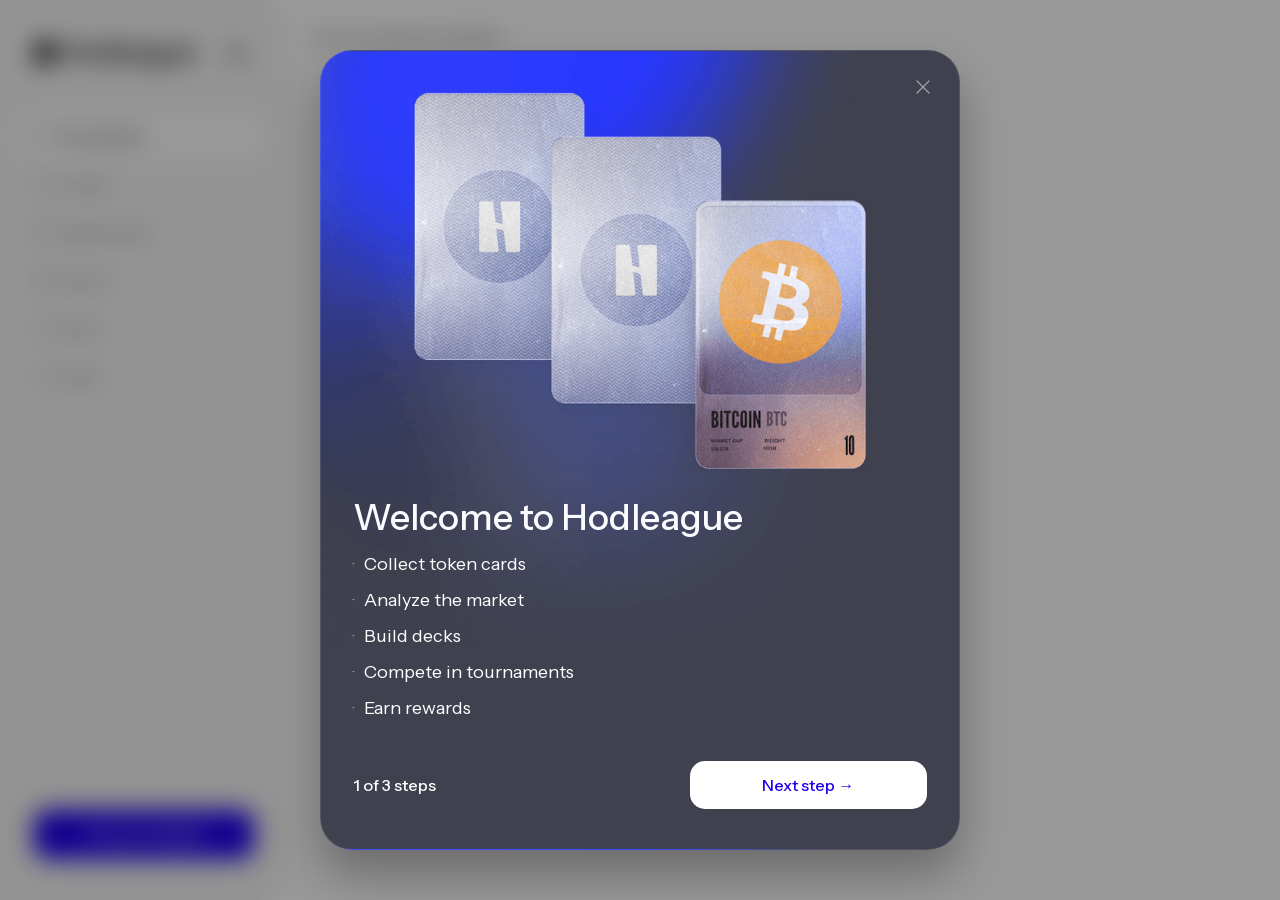
<file: tournament/index.html>
<!DOCTYPE html><!--JLvhQaUQY6eGGxtULDHau--><html lang="ru"><head><meta charSet="utf-8"/><meta name="viewport" content="width=device-width, initial-scale=1"/><link rel="preload" href="/_next/static/media/011cc18608a24a6f-s.p.d92c1f67.woff2" as="font" crossorigin="" type="font/woff2"/><link rel="preload" href="/_next/static/media/f06bf9da926bae75-s.p.c68a79fb.woff2" as="font" crossorigin="" type="font/woff2"/><link rel="stylesheet" href="/_next/static/chunks/53890b832819b041.css" data-precedence="next"/><link rel="stylesheet" href="/_next/static/chunks/cc1dc98b5d8df193.css" data-precedence="next"/><link rel="preload" as="script" fetchPriority="low" href="/_next/static/chunks/b5c73e02ab146a68.js"/><script src="/_next/static/chunks/94a0e9d27b5d7242.js" async=""></script><script src="/_next/static/chunks/8c8c28f39a86109c.js" async=""></script><script src="/_next/static/chunks/a7419f10514767cb.js" async=""></script><script src="/_next/static/chunks/3ba36db6a8e75c89.js" async=""></script><script src="/_next/static/chunks/a191666cb37a6650.js" async=""></script><script src="/_next/static/chunks/turbopack-c7a43bd351a46e70.js" async=""></script><script src="/_next/static/chunks/fc6aa991cc11b3aa.js" async=""></script><script src="/_next/static/chunks/f9743ea6b10818fc.js" async=""></script><script src="/_next/static/chunks/c6190d516b972bb6.js" async=""></script><script src="/_next/static/chunks/49e9059f9f179002.js" async=""></script><script src="/_next/static/chunks/178c5a3c6e7ffe60.js" async=""></script><script src="/_next/static/chunks/c09cca1f9ece8c27.js" async=""></script><script src="/_next/static/chunks/3510f6c2be0c476b.js" async=""></script><script src="/_next/static/chunks/4fa349a540596eb1.js" async=""></script><script src="/_next/static/chunks/82b742aba8b12f30.js" async=""></script><script src="/_next/static/chunks/ff1a16fafef87110.js" async=""></script><script src="/_next/static/chunks/510d145833bbde48.js" async=""></script><script src="/_next/static/chunks/2b0eba828f3138a3.js" async=""></script><script src="/_next/static/chunks/5b9e9dec976af449.js" async=""></script><script src="/_next/static/chunks/1518429649e73f59.js" async=""></script><link rel="apple-touch-icon" href="/logo-3.png"/><link rel="icon" href="/logo-3.png"/><meta name="apple-mobile-web-app-capable" content="yes"/><meta name="apple-mobile-web-app-title" content="Hodleague"/><meta name="apple-mobile-web-app-status-bar-style" content="default"/><link rel="preconnect" href="https://uat.hodleague.com" crossorigin="anonymous"/><link rel="dns-prefetch" href="https://uat.hodleague.com"/><meta name="next-size-adjust" content=""/><title>Hodleague</title><meta name="description" content="Build your crypto deck, compete in tournaments, and prove you&#x27;re the real alpha. Fantasy league for crypto degens."/><meta name="mobile-web-app-capable" content="yes"/><meta name="apple-mobile-web-app-title" content="Hodleague"/><meta name="apple-mobile-web-app-status-bar-style" content="default"/><meta property="og:title" content="Hodleague"/><meta property="og:description" content="Build your crypto deck, compete in tournaments, and prove you&#x27;re the real alpha. Fantasy league for crypto degens."/><meta property="og:url" content="https://hodleague.com/"/><meta property="og:site_name" content="Hodleague"/><meta property="og:image" content="https://hodleague.com/logo-3.png"/><meta property="og:image:width" content="512"/><meta property="og:image:height" content="512"/><meta property="og:image:alt" content="Hodleague"/><meta property="og:type" content="website"/><meta name="twitter:card" content="summary"/><meta name="twitter:title" content="Hodleague"/><meta name="twitter:description" content="Build your crypto deck, compete in tournaments, and prove you&#x27;re the real alpha. Fantasy league for crypto degens."/><meta name="twitter:image" content="https://hodleague.com/logo-3.png"/><link rel="icon" href="/favicon.ico?favicon.8103ba68.ico" sizes="32x32" type="image/x-icon"/><link rel="icon" href="/logo-3.png"/><link rel="apple-touch-icon" href="/logo-3.png"/><script>(function(){var q=location.search;if(!q||q.length<2)return;var params=new URLSearchParams(q.slice(1));var o={};var us=params.get('utm_source');if(us)o.utm_source=us;var um=params.get('utm_medium');if(um)o.utm_medium=um;var uc=params.get('utm_campaign');if(uc)o.utm_campaign=uc;var ml=params.get('fc_ml_id');if(ml)o.marketing_link_id=ml;if(!Object.keys(o).length)return;sessionStorage.setItem('hodleague_acquisition',JSON.stringify(o));})();</script><script>(function(){var p=location.pathname.replace(/\/$/,'')||'/';var b="";var r=b?p===b||p===b+'/':p===''||p==='/';if(r){var sq=location.search||'';var h=location.hash||'';location.replace((b?b+'/':'/')+'tournament/'+sq+h);}})();</script><script>(function(){var t=localStorage.getItem('hodleague-theme');if(t==='dark')document.documentElement.setAttribute('data-theme','dark');else if(t==='light')document.documentElement.setAttribute('data-theme','light');})();</script><script src="/_next/static/chunks/a6dad97d9634a72d.js" noModule=""></script></head><body class="instrument_sans_d1ca5634-module__PTTdIG__variable league_gothic_f760cda8-module__BmGifa__variable antialiased"><div hidden=""><!--$--><!--/$--></div><!--$!--><template data-dgst="BAILOUT_TO_CLIENT_SIDE_RENDERING"></template><!--/$--><div class="flex h-dvh bg-[var(--background)]"><div class="md:hidden fixed top-0 left-0 right-0 z-[60] flex items-center justify-between gap-2 px-6 py-4 touch-none select-none bg-transparent backdrop-blur-[75px] rounded-br-[30px]"><div class="flex items-center gap-2 min-w-0 flex-1" data-ph-capture-attribute-button="page-header-menu"><div class="w-[24px] h-[24px] text-[var(--text-primary)] flex items-center justify-center overflow-hidden shrink-0 "><svg width="12" height="14" viewBox="0 0 12 14" fill="none" xmlns="http://www.w3.org/2000/svg" class="w-full h-full"><path d="M6.41047 2.35023e-08C6.12406 1.09829e-08 5.90162 0.249602 5.93447 0.534121L7.44135 13.5852C7.46927 13.8269 7.67398 14.0094 7.91735 14.0094L10.8684 14.0094C11.133 14.0094 11.3475 13.7949 11.3475 13.5302L11.3475 0.479161C11.3475 0.214527 11.133 2.2993e-07 10.8684 2.18363e-07L6.41047 2.35023e-08Z" fill="currentColor"></path><path d="M4.93694 14.0098C5.22335 14.0098 5.44579 13.7602 5.41294 13.4756L3.90606 0.424584C3.87814 0.182819 3.67343 0.000380437 3.43006 0.000380427L0.479051 0.000380298C0.214417 0.000380286 -0.0001105 0.214908 -0.000110512 0.479542L-0.000111082 13.5306C-0.000111094 13.7952 0.214417 14.0098 0.47905 14.0098L4.93694 14.0098Z" fill="currentColor"></path><rect x="4.00781" y="5.53418" width="4.06272" height="1.68113" transform="rotate(15 4.00781 5.53418)" fill="currentColor"></rect></svg></div><span class="text-xl font-medium text-[var(--text-primary)] truncate">Tournaments</span></div><div class="flex items-center gap-1"><button type="button" data-ph-capture-attribute-button="theme-toggle" class="p-2 rounded-lg hover:bg-[var(--surface-hover)] transition-colors text-[var(--text-primary)]" aria-label="Enable dark theme" title="Dark theme"><svg width="20" height="20" viewBox="0 0 24 24" fill="none" stroke="currentColor" stroke-width="2" stroke-linecap="round" stroke-linejoin="round"><path d="M21 12.79A9 9 0 1 1 11.21 3 7 7 0 0 0 21 12.79z"></path></svg></button><button class="relative p-2 -m-2 hover:bg-[var(--sidebar-hover)] rounded-lg transition-colors w-10 h-10 flex items-center justify-center" aria-label="Open menu" data-ph-capture-attribute-button="mobile-menu-toggle"><svg class="absolute w-6 h-6 text-[var(--text-primary)] transition-all duration-300 opacity-100 rotate-0 scale-100" fill="none" stroke="currentColor" viewBox="0 0 24 24"><path stroke-linecap="round" stroke-linejoin="round" stroke-width="2" d="M4 6h16M4 12h16M4 18h16"></path></svg><svg class="absolute w-6 h-6 text-[var(--text-primary)] transition-all duration-300 opacity-0 -rotate-90 scale-0" fill="none" stroke="currentColor" viewBox="0 0 24 24"><path stroke-linecap="round" stroke-linejoin="round" stroke-width="2" d="M6 18L18 6M6 6l12 12"></path></svg></button></div></div><aside class="
        w-72 bg-[var(--sidebar-bg)] flex flex-col h-dvh fixed left-0 top-0 rounded-r-[30px] border border-[var(--border-subtle)] backdrop-blur-[75px] z-50
        transform transition-transform duration-300 ease-in-out
        -translate-x-full
        md:translate-x-0 md:static
      "><div class="px-8 pt-8 flex items-center justify-between shrink-0 hidden display-none md:flex"><div class="flex items-center gap-1"><div class="w-[24px] h-[24px] text-[var(--text-primary)] flex items-center justify-center overflow-hidden shrink-0 "><svg width="12" height="14" viewBox="0 0 12 14" fill="none" xmlns="http://www.w3.org/2000/svg" class="w-full h-full"><path d="M6.41047 2.35023e-08C6.12406 1.09829e-08 5.90162 0.249602 5.93447 0.534121L7.44135 13.5852C7.46927 13.8269 7.67398 14.0094 7.91735 14.0094L10.8684 14.0094C11.133 14.0094 11.3475 13.7949 11.3475 13.5302L11.3475 0.479161C11.3475 0.214527 11.133 2.2993e-07 10.8684 2.18363e-07L6.41047 2.35023e-08Z" fill="currentColor"></path><path d="M4.93694 14.0098C5.22335 14.0098 5.44579 13.7602 5.41294 13.4756L3.90606 0.424584C3.87814 0.182819 3.67343 0.000380437 3.43006 0.000380427L0.479051 0.000380298C0.214417 0.000380286 -0.0001105 0.214908 -0.000110512 0.479542L-0.000111082 13.5306C-0.000111094 13.7952 0.214417 14.0098 0.47905 14.0098L4.93694 14.0098Z" fill="currentColor"></path><rect x="4.00781" y="5.53418" width="4.06272" height="1.68113" transform="rotate(15 4.00781 5.53418)" fill="currentColor"></rect></svg></div><span class="text-[26px] font-medium text-[var(--text-primary)]">Hodleague</span></div><div class="hidden md:block shrink-0"><button type="button" data-ph-capture-attribute-button="theme-toggle" class="p-2 rounded-lg hover:bg-[var(--surface-hover)] transition-colors text-[var(--text-primary)]" aria-label="Enable dark theme" title="Dark theme"><svg width="20" height="20" viewBox="0 0 24 24" fill="none" stroke="currentColor" stroke-width="2" stroke-linecap="round" stroke-linejoin="round"><path d="M21 12.79A9 9 0 1 1 11.21 3 7 7 0 0 0 21 12.79z"></path></svg></button></div><button class="md:hidden p-2 hover:bg-[var(--surface-hover)] rounded-lg transition-colors" aria-label="Close menu" data-ph-capture-attribute-button="sidebar-close"><svg class="w-6 h-6 text-[var(--text-primary)]" fill="none" stroke="currentColor" viewBox="0 0 24 24"><path stroke-linecap="round" stroke-linejoin="round" stroke-width="2" d="M6 18L18 6M6 6l12 12"></path></svg></button></div><nav class="flex-1 px-4  pt-16 md:pt-10"><ul class="space-y-0"><li><a data-ph-capture-attribute-button="nav-tournament" class="flex items-center gap-[5px] px-2 md:px-4 py-2 h-12 rounded-[30px] transition-colors bg-[var(--nav-item-active-bg)] text-[var(--nav-item-active-text)]" href="/tournament/"><svg width="16" height="16" viewBox="0 0 22 22" fill="none" xmlns="http://www.w3.org/2000/svg"><g clip-path="url(#clip0_169_7249)"><path d="M4.39893 10.2377L5.37499 13.8804M5.37499 13.8804L9.01773 12.9043M5.37499 13.8804L10.7083 4.64278M17.4579 11.6188L16.4818 7.97611M16.4818 7.97611L12.8391 8.95218M16.4818 7.97611L11.1485 17.2137" stroke="var(--nav-item-active-text)" stroke-opacity="1" stroke-width="1.33333" stroke-linecap="round" stroke-linejoin="round"></path></g><defs><clipPath id="clip0_169_7249"><rect width="16" height="16" fill="white" transform="translate(8) rotate(30)"></rect></clipPath></defs></svg><span class="text-[16px]">Tournament</span></a></li><li><a data-ph-capture-attribute-button="nav-arcade" class="flex items-center gap-[5px] px-2 md:px-4 py-2 h-12 rounded-[30px] transition-colors text-[var(--nav-item-inactive)] hover:text-[var(--nav-item-inactive-hover)]" href="/arcade/"><svg width="16" height="16" viewBox="0 0 16 16" fill="none" xmlns="http://www.w3.org/2000/svg"><path d="M2 5.5C2 4.67 2.67 4 3.5 4h9c.83 0 1.5.67 1.5 1.5v5c0 .83-.67 1.5-1.5 1.5h-9C2.67 12 2 11.33 2 10.5v-5z" stroke="var(--nav-item-inactive)" stroke-opacity="0.5" stroke-width="1.33" stroke-linecap="round" stroke-linejoin="round"></path><path d="M6 7H4M5 6v2" stroke="var(--nav-item-inactive)" stroke-opacity="0.5" stroke-width="1.33" stroke-linecap="round"></path><circle cx="10.5" cy="7.5" r="0.75" fill="var(--nav-item-inactive)" fill-opacity="0.5"></circle><circle cx="12" cy="6.5" r="0.75" fill="var(--nav-item-inactive)" fill-opacity="0.5"></circle></svg><span class="text-[16px]">Arcade</span></a></li><li><a data-ph-capture-attribute-button="nav-leaderboard" class="flex items-center gap-[5px] px-2 md:px-4 py-2 h-12 rounded-[30px] transition-colors text-[var(--nav-item-inactive)] hover:text-[var(--nav-item-inactive-hover)]" href="/leaderboard/"><svg width="16" height="16" viewBox="0 0 16 16" fill="none" xmlns="http://www.w3.org/2000/svg"><g clip-path="url(#clip0_169_7255)"><path d="M4.8068 10L1.77347 4.76004C1.64267 4.53396 1.58115 4.27443 1.59656 4.01369C1.61197 3.75295 1.70362 3.50248 1.86013 3.29337L2.93347 1.86671C3.05766 1.70111 3.21871 1.56671 3.40385 1.47414C3.58899 1.38157 3.79314 1.33337 4.00013 1.33337H12.0001C12.2071 1.33337 12.4113 1.38157 12.5964 1.47414C12.7816 1.56671 12.9426 1.70111 13.0668 1.86671L14.1335 3.29337C14.291 3.50181 14.3839 3.75194 14.4004 4.01269C14.417 4.27344 14.3567 4.53332 14.2268 4.76004L11.1935 10M7.33357 8.00001L3.41357 1.46667M8.66683 8.00001L12.5868 1.46667M5.3335 4.66671H10.6668M8.00016 12V10.6667H7.66683M11.3335 11.3334C11.3335 13.1743 9.84111 14.6667 8.00016 14.6667C6.15921 14.6667 4.66683 13.1743 4.66683 11.3334C4.66683 9.49242 6.15921 8.00004 8.00016 8.00004C9.84111 8.00004 11.3335 9.49242 11.3335 11.3334Z" stroke="var(--nav-item-inactive)" stroke-opacity="0.5" stroke-width="1.33333" stroke-linecap="round" stroke-linejoin="round"></path></g><defs><clipPath id="clip0_169_7255"><rect width="16" height="16" fill="white"></rect></clipPath></defs></svg><span class="text-[16px]">Leaderboard</span></a></li><li><a data-ph-capture-attribute-button="nav-tokens" class="flex items-center gap-[5px] px-2 md:px-4 py-2 h-12 rounded-[30px] transition-colors text-[var(--nav-item-inactive)] hover:text-[var(--nav-item-inactive-hover)]" href="/tokens/"><svg width="16" height="16" viewBox="0 0 16 16" fill="none" xmlns="http://www.w3.org/2000/svg"><g fill="var(--nav-item-inactive)" fill-opacity="0.5" fill-rule="evenodd" clip-rule="evenodd"><path d="M5.791 3.318L3.316 5.793a1 1 0 000 1.414l2.475 2.475a1 1 0 001.415 0L9.68 7.207a1 1 0 000-1.414L7.206 3.318a1 1 0 00-1.415 0zm.707 4.95L4.731 6.5l1.767-1.768L8.266 6.5 6.498 8.268z"></path><path d="M0 6.5a6.5 6.5 0 0112.346-2.845 6.5 6.5 0 11-8.691 8.691A6.5 6.5 0 010 6.5zm6.5-5a5 5 0 100 10 5 5 0 000-10zm6.5 5c0-.201-.01-.4-.027-.597a5 5 0 11-7.07 7.07A6.5 6.5 0 0013 6.5z"></path></g></svg><span class="text-[16px]">Tokens</span></a></li><li><a data-ph-capture-attribute-button="nav-packs" class="flex items-center gap-[5px] px-2 md:px-4 py-2 h-12 rounded-[30px] transition-colors text-[var(--nav-item-inactive)] hover:text-[var(--nav-item-inactive-hover)]" href="/packs/"><svg width="16" height="16" viewBox="0 0 16 16" fill="none" xmlns="http://www.w3.org/2000/svg"><mask id="path-1-inside-1_169_7258" fill="white"><rect x="7" y="2" width="6" height="9" rx="1"></rect></mask><rect x="7" y="2" width="6" height="9" rx="1" stroke="var(--nav-item-inactive)" stroke-opacity="0.5" stroke-width="2.6" mask="url(#path-1-inside-1_169_7258)"></rect><mask id="path-2-inside-2_169_7258" fill="white"><rect x="5" y="4" width="6" height="9" rx="1"></rect></mask><rect x="5" y="4" width="6" height="9" rx="1" fill="var(--icon-bg)" stroke="var(--nav-item-inactive)" stroke-opacity="0.5" stroke-width="2.6" mask="url(#path-2-inside-2_169_7258)"></rect><mask id="path-3-inside-3_169_7258" fill="white"><rect x="3" y="6" width="6" height="9" rx="1"></rect></mask><rect x="3" y="6" width="6" height="9" rx="1" fill="var(--icon-bg)" stroke="var(--nav-item-inactive)" stroke-opacity="0.5" stroke-width="2.6" mask="url(#path-3-inside-3_169_7258)"></rect></svg><span class="text-[16px]">Packs</span></a></li><li><a data-ph-capture-attribute-button="nav-forge" class="flex items-center gap-[5px] px-2 md:px-4 py-2 h-12 rounded-[30px] transition-colors text-[var(--nav-item-inactive)] hover:text-[var(--nav-item-inactive-hover)]" href="/forge/"><svg width="16" height="16" viewBox="0 0 16 16" fill="none" xmlns="http://www.w3.org/2000/svg"><path d="M11.5 1.75L7.25 6M10.25 1h3v2.25h-2L10.25 1z" stroke="var(--nav-item-inactive)" stroke-opacity="0.5" stroke-width="1.33" stroke-linecap="round" stroke-linejoin="round"></path><path d="M2 12.75h12M3.5 9.5h9l1.25 3.25H2.25l1.25-3.25z" stroke="var(--nav-item-inactive)" stroke-opacity="0.5" stroke-width="1.33" stroke-linecap="round" stroke-linejoin="round"></path></svg><span class="text-[16px]">Forge</span></a></li></ul></nav><div class="p-4 pb-6"><div class="rounded-[30px] bg-[var(--userinfo-bg)] border border-[var(--input-border)] backdrop-blur-[150px] p-4"></div></div></aside><div class="flex flex-col flex-1 min-w-0"><main class="flex-1 min-w-0 overflow-x-hidden overflow-y-auto overscroll-contain bg-[var(--background)] pt-18 py-5 px-4 md:py-6 md:px-6"><!--$!--><template data-dgst="BAILOUT_TO_CLIENT_SIDE_RENDERING"></template><div class="max-w-8xl mx-auto"><div class="space-y-5"><div class="h-[192px] sm:h-[280px] bg-[var(--surface-elevated)] rounded-[16px] animate-pulse"></div><div class="h-[520px] sm:h-[480px] bg-[var(--surface-elevated)] rounded-[30px] animate-pulse"></div><div class="h-[350px] sm:h-[500px] bg-[var(--surface-elevated)] rounded-[30px] animate-pulse"></div></div></div><!--/$--><!--$--><!--/$--></main></div></div><script src="/_next/static/chunks/b5c73e02ab146a68.js" id="_R_" async=""></script><script>(self.__next_f=self.__next_f||[]).push([0])</script><script>self.__next_f.push([1,"1:\"$Sreact.fragment\"\n2:I[28739,[\"/_next/static/chunks/fc6aa991cc11b3aa.js\",\"/_next/static/chunks/f9743ea6b10818fc.js\",\"/_next/static/chunks/c6190d516b972bb6.js\",\"/_next/static/chunks/49e9059f9f179002.js\",\"/_next/static/chunks/178c5a3c6e7ffe60.js\",\"/_next/static/chunks/c09cca1f9ece8c27.js\",\"/_next/static/chunks/3510f6c2be0c476b.js\",\"/_next/static/chunks/4fa349a540596eb1.js\",\"/_next/static/chunks/82b742aba8b12f30.js\"],\"Providers\"]\n3:I[39756,[\"/_next/static/chunks/ff1a16fafef87110.js\",\"/_next/static/chunks/510d145833bbde48.js\"],\"default\"]\n4:I[37457,[\"/_next/static/chunks/ff1a16fafef87110.js\",\"/_next/static/chunks/510d145833bbde48.js\"],\"default\"]\na:I[68027,[],\"default\"]\n:HL[\"/_next/static/chunks/53890b832819b041.css\",\"style\"]\n:HL[\"/_next/static/media/011cc18608a24a6f-s.p.d92c1f67.woff2\",\"font\",{\"crossOrigin\":\"\",\"type\":\"font/woff2\"}]\n:HL[\"/_next/static/media/f06bf9da926bae75-s.p.c68a79fb.woff2\",\"font\",{\"crossOrigin\":\"\",\"type\":\"font/woff2\"}]\n:HL[\"/_next/static/chunks/cc1dc98b5d8df193.css\",\"style\"]\n"])</script><script>self.__next_f.push([1,"0:{\"P\":null,\"b\":\"JLvhQaUQY6eGGxtULDHau\",\"c\":[\"\",\"tournament\",\"\"],\"q\":\"\",\"i\":false,\"f\":[[[\"\",{\"children\":[\"(main)\",{\"children\":[\"tournament\",{\"children\":[\"__PAGE__\",{}]}]}]},\"$undefined\",\"$undefined\",true],[[\"$\",\"$1\",\"c\",{\"children\":[[[\"$\",\"link\",\"0\",{\"rel\":\"stylesheet\",\"href\":\"/_next/static/chunks/53890b832819b041.css\",\"precedence\":\"next\",\"crossOrigin\":\"$undefined\",\"nonce\":\"$undefined\"}],[\"$\",\"script\",\"script-0\",{\"src\":\"/_next/static/chunks/fc6aa991cc11b3aa.js\",\"async\":true,\"nonce\":\"$undefined\"}],[\"$\",\"script\",\"script-1\",{\"src\":\"/_next/static/chunks/f9743ea6b10818fc.js\",\"async\":true,\"nonce\":\"$undefined\"}],[\"$\",\"script\",\"script-2\",{\"src\":\"/_next/static/chunks/c6190d516b972bb6.js\",\"async\":true,\"nonce\":\"$undefined\"}],[\"$\",\"script\",\"script-3\",{\"src\":\"/_next/static/chunks/49e9059f9f179002.js\",\"async\":true,\"nonce\":\"$undefined\"}],[\"$\",\"script\",\"script-4\",{\"src\":\"/_next/static/chunks/178c5a3c6e7ffe60.js\",\"async\":true,\"nonce\":\"$undefined\"}],[\"$\",\"script\",\"script-5\",{\"src\":\"/_next/static/chunks/c09cca1f9ece8c27.js\",\"async\":true,\"nonce\":\"$undefined\"}],[\"$\",\"script\",\"script-6\",{\"src\":\"/_next/static/chunks/3510f6c2be0c476b.js\",\"async\":true,\"nonce\":\"$undefined\"}],[\"$\",\"script\",\"script-7\",{\"src\":\"/_next/static/chunks/4fa349a540596eb1.js\",\"async\":true,\"nonce\":\"$undefined\"}],[\"$\",\"script\",\"script-8\",{\"src\":\"/_next/static/chunks/82b742aba8b12f30.js\",\"async\":true,\"nonce\":\"$undefined\"}]],[\"$\",\"html\",null,{\"lang\":\"ru\",\"suppressHydrationWarning\":true,\"children\":[[\"$\",\"head\",null,{\"children\":[[\"$\",\"link\",null,{\"rel\":\"apple-touch-icon\",\"href\":\"/logo-3.png\"}],[\"$\",\"link\",null,{\"rel\":\"icon\",\"href\":\"/logo-3.png\"}],[\"$\",\"meta\",null,{\"name\":\"apple-mobile-web-app-capable\",\"content\":\"yes\"}],[\"$\",\"meta\",null,{\"name\":\"apple-mobile-web-app-title\",\"content\":\"Hodleague\"}],[\"$\",\"meta\",null,{\"name\":\"apple-mobile-web-app-status-bar-style\",\"content\":\"default\"}],[\"$\",\"script\",null,{\"dangerouslySetInnerHTML\":{\"__html\":\"(function(){var q=location.search;if(!q||q.length\u003c2)return;var params=new URLSearchParams(q.slice(1));var o={};var us=params.get('utm_source');if(us)o.utm_source=us;var um=params.get('utm_medium');if(um)o.utm_medium=um;var uc=params.get('utm_campaign');if(uc)o.utm_campaign=uc;var ml=params.get('fc_ml_id');if(ml)o.marketing_link_id=ml;if(!Object.keys(o).length)return;sessionStorage.setItem('hodleague_acquisition',JSON.stringify(o));})();\"}}],[\"$\",\"script\",null,{\"dangerouslySetInnerHTML\":{\"__html\":\"(function(){var p=location.pathname.replace(/\\\\/$/,'')||'/';var b=\\\"\\\";var r=b?p===b||p===b+'/':p===''||p==='/';if(r){var sq=location.search||'';var h=location.hash||'';location.replace((b?b+'/':'/')+'tournament/'+sq+h);}})();\"}}],[\"$\",\"link\",null,{\"rel\":\"preconnect\",\"href\":\"https://uat.hodleague.com\",\"crossOrigin\":\"anonymous\"}],[\"$\",\"link\",null,{\"rel\":\"dns-prefetch\",\"href\":\"https://uat.hodleague.com\"}],[\"$\",\"script\",null,{\"dangerouslySetInnerHTML\":{\"__html\":\"(function(){var t=localStorage.getItem('hodleague-theme');if(t==='dark')document.documentElement.setAttribute('data-theme','dark');else if(t==='light')document.documentElement.setAttribute('data-theme','light');})();\"}}]]}],[\"$\",\"body\",null,{\"className\":\"instrument_sans_d1ca5634-module__PTTdIG__variable league_gothic_f760cda8-module__BmGifa__variable antialiased\",\"children\":[\"$\",\"$L2\",null,{\"children\":[\"$\",\"$L3\",null,{\"parallelRouterKey\":\"children\",\"error\":\"$undefined\",\"errorStyles\":\"$undefined\",\"errorScripts\":\"$undefined\",\"template\":[\"$\",\"$L4\",null,{}],\"templateStyles\":\"$undefined\",\"templateScripts\":\"$undefined\",\"notFound\":[[[\"$\",\"title\",null,{\"children\":\"404: This page could not be found.\"}],[\"$\",\"div\",null,{\"style\":{\"fontFamily\":\"system-ui,\\\"Segoe UI\\\",Roboto,Helvetica,Arial,sans-serif,\\\"Apple Color Emoji\\\",\\\"Segoe UI Emoji\\\"\",\"height\":\"100vh\",\"textAlign\":\"center\",\"display\":\"flex\",\"flexDirection\":\"column\",\"alignItems\":\"center\",\"justifyContent\":\"center\"},\"children\":[\"$\",\"div\",null,{\"children\":[[\"$\",\"style\",null,{\"dangerouslySetInnerHTML\":{\"__html\":\"body{color:#000;background:#fff;margin:0}.next-error-h1{border-right:1px solid rgba(0,0,0,.3)}@media (prefers-color-scheme:dark){body{color:#fff;background:#000}.next-error-h1{border-right:1px solid rgba(255,255,255,.3)}}\"}}],[\"$\",\"h1\",null,{\"className\":\"next-error-h1\",\"style\":{\"display\":\"inline-block\",\"margin\":\"0 20px 0 0\",\"padding\":\"0 23px 0 0\",\"fontSize\":24,\"fontWeight\":500,\"verticalAlign\":\"top\",\"lineHeight\":\"49px\"},\"children\":404}],\"$L5\"]}]}]],[]],\"forbidden\":\"$undefined\",\"unauthorized\":\"$undefined\"}]}]}]]}]]}],{\"children\":[\"$L6\",{\"children\":[\"$L7\",{\"children\":[\"$L8\",{},null,false,false]},null,false,false]},null,false,false]},null,false,false],\"$L9\",false]],\"m\":\"$undefined\",\"G\":[\"$a\",[]],\"S\":true}\n"])</script><script>self.__next_f.push([1,"b:I[92825,[\"/_next/static/chunks/ff1a16fafef87110.js\",\"/_next/static/chunks/510d145833bbde48.js\"],\"ClientSegmentRoot\"]\nc:I[3366,[\"/_next/static/chunks/fc6aa991cc11b3aa.js\",\"/_next/static/chunks/f9743ea6b10818fc.js\",\"/_next/static/chunks/c6190d516b972bb6.js\",\"/_next/static/chunks/49e9059f9f179002.js\",\"/_next/static/chunks/178c5a3c6e7ffe60.js\",\"/_next/static/chunks/c09cca1f9ece8c27.js\",\"/_next/static/chunks/3510f6c2be0c476b.js\",\"/_next/static/chunks/4fa349a540596eb1.js\",\"/_next/static/chunks/82b742aba8b12f30.js\",\"/_next/static/chunks/2b0eba828f3138a3.js\"],\"default\"]\ne:I[47257,[\"/_next/static/chunks/ff1a16fafef87110.js\",\"/_next/static/chunks/510d145833bbde48.js\"],\"ClientPageRoot\"]\nf:I[33407,[\"/_next/static/chunks/fc6aa991cc11b3aa.js\",\"/_next/static/chunks/f9743ea6b10818fc.js\",\"/_next/static/chunks/c6190d516b972bb6.js\",\"/_next/static/chunks/49e9059f9f179002.js\",\"/_next/static/chunks/178c5a3c6e7ffe60.js\",\"/_next/static/chunks/c09cca1f9ece8c27.js\",\"/_next/static/chunks/3510f6c2be0c476b.js\",\"/_next/static/chunks/4fa349a540596eb1.js\",\"/_next/static/chunks/82b742aba8b12f30.js\",\"/_next/static/chunks/2b0eba828f3138a3.js\",\"/_next/static/chunks/5b9e9dec976af449.js\",\"/_next/static/chunks/1518429649e73f59.js\"],\"default\"]\n12:I[97367,[\"/_next/static/chunks/ff1a16fafef87110.js\",\"/_next/static/chunks/510d145833bbde48.js\"],\"OutletBoundary\"]\n13:\"$Sreact.suspense\"\n15:I[97367,[\"/_next/static/chunks/ff1a16fafef87110.js\",\"/_next/static/chunks/510d145833bbde48.js\"],\"ViewportBoundary\"]\n17:I[97367,[\"/_next/static/chunks/ff1a16fafef87110.js\",\"/_next/static/chunks/510d145833bbde48.js\"],\"MetadataBoundary\"]\n5:[\"$\",\"div\",null,{\"style\":{\"display\":\"inline-block\"},\"children\":[\"$\",\"h2\",null,{\"style\":{\"fontSize\":14,\"fontWeight\":400,\"lineHeight\":\"49px\",\"margin\":0},\"children\":\"This page could not be found.\"}]}]\n"])</script><script>self.__next_f.push([1,"6:[\"$\",\"$1\",\"c\",{\"children\":[[[\"$\",\"script\",\"script-0\",{\"src\":\"/_next/static/chunks/2b0eba828f3138a3.js\",\"async\":true,\"nonce\":\"$undefined\"}]],[\"$\",\"$Lb\",null,{\"Component\":\"$c\",\"slots\":{\"children\":[\"$\",\"$L3\",null,{\"parallelRouterKey\":\"children\",\"error\":\"$undefined\",\"errorStyles\":\"$undefined\",\"errorScripts\":\"$undefined\",\"template\":[\"$\",\"$L4\",null,{}],\"templateStyles\":\"$undefined\",\"templateScripts\":\"$undefined\",\"notFound\":[[[\"$\",\"title\",null,{\"children\":\"404: This page could not be found.\"}],[\"$\",\"div\",null,{\"style\":\"$0:f:0:1:0:props:children:1:props:children:1:props:children:props:children:props:notFound:0:1:props:style\",\"children\":[\"$\",\"div\",null,{\"children\":[[\"$\",\"style\",null,{\"dangerouslySetInnerHTML\":{\"__html\":\"body{color:#000;background:#fff;margin:0}.next-error-h1{border-right:1px solid rgba(0,0,0,.3)}@media (prefers-color-scheme:dark){body{color:#fff;background:#000}.next-error-h1{border-right:1px solid rgba(255,255,255,.3)}}\"}}],[\"$\",\"h1\",null,{\"className\":\"next-error-h1\",\"style\":\"$0:f:0:1:0:props:children:1:props:children:1:props:children:props:children:props:notFound:0:1:props:children:props:children:1:props:style\",\"children\":404}],[\"$\",\"div\",null,{\"style\":\"$5:props:style\",\"children\":[\"$\",\"h2\",null,{\"style\":\"$5:props:children:props:style\",\"children\":\"This page could not be found.\"}]}]]}]}]],[]],\"forbidden\":\"$undefined\",\"unauthorized\":\"$undefined\"}]},\"serverProvidedParams\":{\"params\":{},\"promises\":[\"$@d\"]}}]]}]\n"])</script><script>self.__next_f.push([1,"7:[\"$\",\"$1\",\"c\",{\"children\":[null,[\"$\",\"$L3\",null,{\"parallelRouterKey\":\"children\",\"error\":\"$undefined\",\"errorStyles\":\"$undefined\",\"errorScripts\":\"$undefined\",\"template\":[\"$\",\"$L4\",null,{}],\"templateStyles\":\"$undefined\",\"templateScripts\":\"$undefined\",\"notFound\":\"$undefined\",\"forbidden\":\"$undefined\",\"unauthorized\":\"$undefined\"}]]}]\n8:[\"$\",\"$1\",\"c\",{\"children\":[[\"$\",\"$Le\",null,{\"Component\":\"$f\",\"serverProvidedParams\":{\"searchParams\":{},\"params\":\"$6:props:children:1:props:serverProvidedParams:params\",\"promises\":[\"$@10\",\"$@11\"]}}],[[\"$\",\"link\",\"0\",{\"rel\":\"stylesheet\",\"href\":\"/_next/static/chunks/cc1dc98b5d8df193.css\",\"precedence\":\"next\",\"crossOrigin\":\"$undefined\",\"nonce\":\"$undefined\"}],[\"$\",\"script\",\"script-0\",{\"src\":\"/_next/static/chunks/5b9e9dec976af449.js\",\"async\":true,\"nonce\":\"$undefined\"}],[\"$\",\"script\",\"script-1\",{\"src\":\"/_next/static/chunks/1518429649e73f59.js\",\"async\":true,\"nonce\":\"$undefined\"}]],[\"$\",\"$L12\",null,{\"children\":[\"$\",\"$13\",null,{\"name\":\"Next.MetadataOutlet\",\"children\":\"$@14\"}]}]]}]\n9:[\"$\",\"$1\",\"h\",{\"children\":[null,[\"$\",\"$L15\",null,{\"children\":\"$L16\"}],[\"$\",\"div\",null,{\"hidden\":true,\"children\":[\"$\",\"$L17\",null,{\"children\":[\"$\",\"$13\",null,{\"name\":\"Next.Metadata\",\"children\":\"$L18\"}]}]}],[\"$\",\"meta\",null,{\"name\":\"next-size-adjust\",\"content\":\"\"}]]}]\n"])</script><script>self.__next_f.push([1,"d:\"$6:props:children:1:props:serverProvidedParams:params\"\n10:{}\n11:\"$6:props:children:1:props:serverProvidedParams:params\"\n"])</script><script>self.__next_f.push([1,"16:[[\"$\",\"meta\",\"0\",{\"charSet\":\"utf-8\"}],[\"$\",\"meta\",\"1\",{\"name\":\"viewport\",\"content\":\"width=device-width, initial-scale=1\"}]]\n"])</script><script>self.__next_f.push([1,"19:I[27201,[\"/_next/static/chunks/ff1a16fafef87110.js\",\"/_next/static/chunks/510d145833bbde48.js\"],\"IconMark\"]\n14:null\n"])</script><script>self.__next_f.push([1,"18:[[\"$\",\"title\",\"0\",{\"children\":\"Hodleague\"}],[\"$\",\"meta\",\"1\",{\"name\":\"description\",\"content\":\"Build your crypto deck, compete in tournaments, and prove you're the real alpha. Fantasy league for crypto degens.\"}],[\"$\",\"meta\",\"2\",{\"name\":\"mobile-web-app-capable\",\"content\":\"yes\"}],[\"$\",\"meta\",\"3\",{\"name\":\"apple-mobile-web-app-title\",\"content\":\"Hodleague\"}],[\"$\",\"meta\",\"4\",{\"name\":\"apple-mobile-web-app-status-bar-style\",\"content\":\"default\"}],[\"$\",\"meta\",\"5\",{\"property\":\"og:title\",\"content\":\"Hodleague\"}],[\"$\",\"meta\",\"6\",{\"property\":\"og:description\",\"content\":\"Build your crypto deck, compete in tournaments, and prove you're the real alpha. Fantasy league for crypto degens.\"}],[\"$\",\"meta\",\"7\",{\"property\":\"og:url\",\"content\":\"https://hodleague.com/\"}],[\"$\",\"meta\",\"8\",{\"property\":\"og:site_name\",\"content\":\"Hodleague\"}],[\"$\",\"meta\",\"9\",{\"property\":\"og:image\",\"content\":\"https://hodleague.com/logo-3.png\"}],[\"$\",\"meta\",\"10\",{\"property\":\"og:image:width\",\"content\":\"512\"}],[\"$\",\"meta\",\"11\",{\"property\":\"og:image:height\",\"content\":\"512\"}],[\"$\",\"meta\",\"12\",{\"property\":\"og:image:alt\",\"content\":\"Hodleague\"}],[\"$\",\"meta\",\"13\",{\"property\":\"og:type\",\"content\":\"website\"}],[\"$\",\"meta\",\"14\",{\"name\":\"twitter:card\",\"content\":\"summary\"}],[\"$\",\"meta\",\"15\",{\"name\":\"twitter:title\",\"content\":\"Hodleague\"}],[\"$\",\"meta\",\"16\",{\"name\":\"twitter:description\",\"content\":\"Build your crypto deck, compete in tournaments, and prove you're the real alpha. Fantasy league for crypto degens.\"}],[\"$\",\"meta\",\"17\",{\"name\":\"twitter:image\",\"content\":\"https://hodleague.com/logo-3.png\"}],[\"$\",\"link\",\"18\",{\"rel\":\"icon\",\"href\":\"/favicon.ico?favicon.8103ba68.ico\",\"sizes\":\"32x32\",\"type\":\"image/x-icon\"}],[\"$\",\"link\",\"19\",{\"rel\":\"icon\",\"href\":\"/logo-3.png\"}],[\"$\",\"link\",\"20\",{\"rel\":\"apple-touch-icon\",\"href\":\"/logo-3.png\"}],[\"$\",\"$L19\",\"21\",{}]]\n"])</script></body></html>
</file>
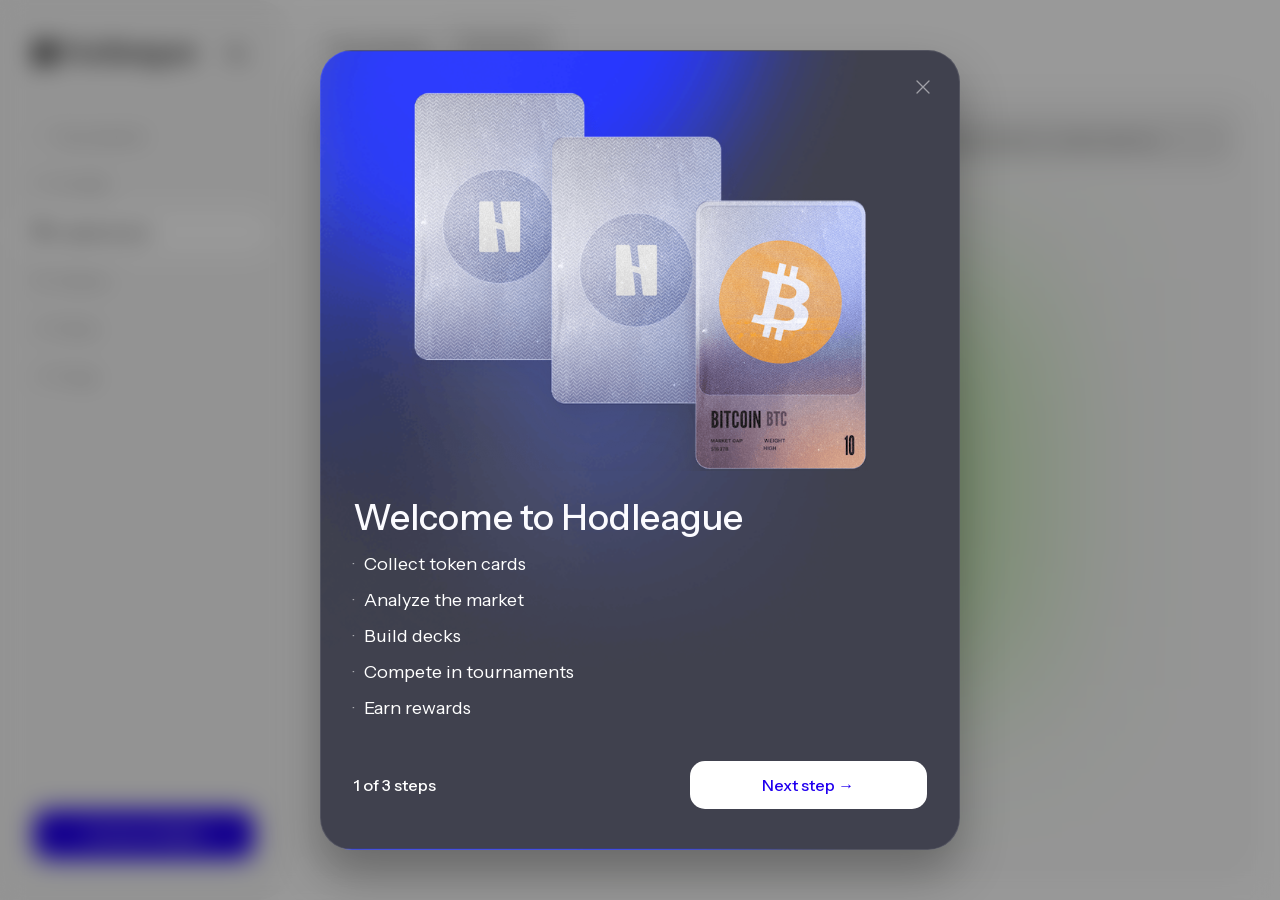
<file: leaderboard/hp/index.html>
<!DOCTYPE html><!--JLvhQaUQY6eGGxtULDHau--><html lang="ru"><head><meta charSet="utf-8"/><meta name="viewport" content="width=device-width, initial-scale=1"/><link rel="preload" href="/_next/static/media/011cc18608a24a6f-s.p.d92c1f67.woff2" as="font" crossorigin="" type="font/woff2"/><link rel="preload" href="/_next/static/media/f06bf9da926bae75-s.p.c68a79fb.woff2" as="font" crossorigin="" type="font/woff2"/><link rel="stylesheet" href="/_next/static/chunks/53890b832819b041.css" data-precedence="next"/><link rel="preload" as="script" fetchPriority="low" href="/_next/static/chunks/b5c73e02ab146a68.js"/><script src="/_next/static/chunks/94a0e9d27b5d7242.js" async=""></script><script src="/_next/static/chunks/8c8c28f39a86109c.js" async=""></script><script src="/_next/static/chunks/a7419f10514767cb.js" async=""></script><script src="/_next/static/chunks/3ba36db6a8e75c89.js" async=""></script><script src="/_next/static/chunks/a191666cb37a6650.js" async=""></script><script src="/_next/static/chunks/turbopack-c7a43bd351a46e70.js" async=""></script><script src="/_next/static/chunks/fc6aa991cc11b3aa.js" async=""></script><script src="/_next/static/chunks/f9743ea6b10818fc.js" async=""></script><script src="/_next/static/chunks/c6190d516b972bb6.js" async=""></script><script src="/_next/static/chunks/49e9059f9f179002.js" async=""></script><script src="/_next/static/chunks/178c5a3c6e7ffe60.js" async=""></script><script src="/_next/static/chunks/c09cca1f9ece8c27.js" async=""></script><script src="/_next/static/chunks/3510f6c2be0c476b.js" async=""></script><script src="/_next/static/chunks/4fa349a540596eb1.js" async=""></script><script src="/_next/static/chunks/82b742aba8b12f30.js" async=""></script><script src="/_next/static/chunks/ff1a16fafef87110.js" async=""></script><script src="/_next/static/chunks/510d145833bbde48.js" async=""></script><script src="/_next/static/chunks/2b0eba828f3138a3.js" async=""></script><script src="/_next/static/chunks/dcded600d1e51909.js" async=""></script><script src="/_next/static/chunks/ce7fe257bfc30c61.js" async=""></script><script src="/_next/static/chunks/68c20897af02d7dc.js" async=""></script><link rel="apple-touch-icon" href="/logo-3.png"/><link rel="icon" href="/logo-3.png"/><meta name="apple-mobile-web-app-capable" content="yes"/><meta name="apple-mobile-web-app-title" content="Hodleague"/><meta name="apple-mobile-web-app-status-bar-style" content="default"/><link rel="preconnect" href="https://uat.hodleague.com" crossorigin="anonymous"/><link rel="dns-prefetch" href="https://uat.hodleague.com"/><meta name="next-size-adjust" content=""/><title>Hodleague</title><meta name="description" content="Build your crypto deck, compete in tournaments, and prove you&#x27;re the real alpha. Fantasy league for crypto degens."/><meta name="mobile-web-app-capable" content="yes"/><meta name="apple-mobile-web-app-title" content="Hodleague"/><meta name="apple-mobile-web-app-status-bar-style" content="default"/><meta property="og:title" content="Hodleague"/><meta property="og:description" content="Build your crypto deck, compete in tournaments, and prove you&#x27;re the real alpha. Fantasy league for crypto degens."/><meta property="og:url" content="https://hodleague.com/"/><meta property="og:site_name" content="Hodleague"/><meta property="og:image" content="https://hodleague.com/logo-3.png"/><meta property="og:image:width" content="512"/><meta property="og:image:height" content="512"/><meta property="og:image:alt" content="Hodleague"/><meta property="og:type" content="website"/><meta name="twitter:card" content="summary"/><meta name="twitter:title" content="Hodleague"/><meta name="twitter:description" content="Build your crypto deck, compete in tournaments, and prove you&#x27;re the real alpha. Fantasy league for crypto degens."/><meta name="twitter:image" content="https://hodleague.com/logo-3.png"/><link rel="icon" href="/favicon.ico?favicon.8103ba68.ico" sizes="32x32" type="image/x-icon"/><link rel="icon" href="/logo-3.png"/><link rel="apple-touch-icon" href="/logo-3.png"/><script>(function(){var q=location.search;if(!q||q.length<2)return;var params=new URLSearchParams(q.slice(1));var o={};var us=params.get('utm_source');if(us)o.utm_source=us;var um=params.get('utm_medium');if(um)o.utm_medium=um;var uc=params.get('utm_campaign');if(uc)o.utm_campaign=uc;var ml=params.get('fc_ml_id');if(ml)o.marketing_link_id=ml;if(!Object.keys(o).length)return;sessionStorage.setItem('hodleague_acquisition',JSON.stringify(o));})();</script><script>(function(){var p=location.pathname.replace(/\/$/,'')||'/';var b="";var r=b?p===b||p===b+'/':p===''||p==='/';if(r){var sq=location.search||'';var h=location.hash||'';location.replace((b?b+'/':'/')+'tournament/'+sq+h);}})();</script><script>(function(){var t=localStorage.getItem('hodleague-theme');if(t==='dark')document.documentElement.setAttribute('data-theme','dark');else if(t==='light')document.documentElement.setAttribute('data-theme','light');})();</script><script src="/_next/static/chunks/a6dad97d9634a72d.js" noModule=""></script></head><body class="instrument_sans_d1ca5634-module__PTTdIG__variable league_gothic_f760cda8-module__BmGifa__variable antialiased"><div hidden=""><!--$--><!--/$--></div><!--$!--><template data-dgst="BAILOUT_TO_CLIENT_SIDE_RENDERING"></template><!--/$--><div class="flex h-dvh bg-[var(--background)]"><div class="md:hidden fixed top-0 left-0 right-0 z-[60] flex items-center justify-between gap-2 px-6 py-4 touch-none select-none bg-transparent backdrop-blur-[75px] rounded-br-[30px]"><div class="flex items-center gap-2 min-w-0 flex-1" data-ph-capture-attribute-button="page-header-menu"><div class="w-[24px] h-[24px] text-[var(--text-primary)] flex items-center justify-center overflow-hidden shrink-0 "><svg width="12" height="14" viewBox="0 0 12 14" fill="none" xmlns="http://www.w3.org/2000/svg" class="w-full h-full"><path d="M6.41047 2.35023e-08C6.12406 1.09829e-08 5.90162 0.249602 5.93447 0.534121L7.44135 13.5852C7.46927 13.8269 7.67398 14.0094 7.91735 14.0094L10.8684 14.0094C11.133 14.0094 11.3475 13.7949 11.3475 13.5302L11.3475 0.479161C11.3475 0.214527 11.133 2.2993e-07 10.8684 2.18363e-07L6.41047 2.35023e-08Z" fill="currentColor"></path><path d="M4.93694 14.0098C5.22335 14.0098 5.44579 13.7602 5.41294 13.4756L3.90606 0.424584C3.87814 0.182819 3.67343 0.000380437 3.43006 0.000380427L0.479051 0.000380298C0.214417 0.000380286 -0.0001105 0.214908 -0.000110512 0.479542L-0.000111082 13.5306C-0.000111094 13.7952 0.214417 14.0098 0.47905 14.0098L4.93694 14.0098Z" fill="currentColor"></path><rect x="4.00781" y="5.53418" width="4.06272" height="1.68113" transform="rotate(15 4.00781 5.53418)" fill="currentColor"></rect></svg></div><span class="text-xl font-medium text-[var(--text-primary)] truncate">Leaderboard</span></div><div class="flex items-center gap-1"><button type="button" data-ph-capture-attribute-button="theme-toggle" class="p-2 rounded-lg hover:bg-[var(--surface-hover)] transition-colors text-[var(--text-primary)]" aria-label="Enable dark theme" title="Dark theme"><svg width="20" height="20" viewBox="0 0 24 24" fill="none" stroke="currentColor" stroke-width="2" stroke-linecap="round" stroke-linejoin="round"><path d="M21 12.79A9 9 0 1 1 11.21 3 7 7 0 0 0 21 12.79z"></path></svg></button><button class="relative p-2 -m-2 hover:bg-[var(--sidebar-hover)] rounded-lg transition-colors w-10 h-10 flex items-center justify-center" aria-label="Open menu" data-ph-capture-attribute-button="mobile-menu-toggle"><svg class="absolute w-6 h-6 text-[var(--text-primary)] transition-all duration-300 opacity-100 rotate-0 scale-100" fill="none" stroke="currentColor" viewBox="0 0 24 24"><path stroke-linecap="round" stroke-linejoin="round" stroke-width="2" d="M4 6h16M4 12h16M4 18h16"></path></svg><svg class="absolute w-6 h-6 text-[var(--text-primary)] transition-all duration-300 opacity-0 -rotate-90 scale-0" fill="none" stroke="currentColor" viewBox="0 0 24 24"><path stroke-linecap="round" stroke-linejoin="round" stroke-width="2" d="M6 18L18 6M6 6l12 12"></path></svg></button></div></div><aside class="
        w-72 bg-[var(--sidebar-bg)] flex flex-col h-dvh fixed left-0 top-0 rounded-r-[30px] border border-[var(--border-subtle)] backdrop-blur-[75px] z-50
        transform transition-transform duration-300 ease-in-out
        -translate-x-full
        md:translate-x-0 md:static
      "><div class="px-8 pt-8 flex items-center justify-between shrink-0 hidden display-none md:flex"><div class="flex items-center gap-1"><div class="w-[24px] h-[24px] text-[var(--text-primary)] flex items-center justify-center overflow-hidden shrink-0 "><svg width="12" height="14" viewBox="0 0 12 14" fill="none" xmlns="http://www.w3.org/2000/svg" class="w-full h-full"><path d="M6.41047 2.35023e-08C6.12406 1.09829e-08 5.90162 0.249602 5.93447 0.534121L7.44135 13.5852C7.46927 13.8269 7.67398 14.0094 7.91735 14.0094L10.8684 14.0094C11.133 14.0094 11.3475 13.7949 11.3475 13.5302L11.3475 0.479161C11.3475 0.214527 11.133 2.2993e-07 10.8684 2.18363e-07L6.41047 2.35023e-08Z" fill="currentColor"></path><path d="M4.93694 14.0098C5.22335 14.0098 5.44579 13.7602 5.41294 13.4756L3.90606 0.424584C3.87814 0.182819 3.67343 0.000380437 3.43006 0.000380427L0.479051 0.000380298C0.214417 0.000380286 -0.0001105 0.214908 -0.000110512 0.479542L-0.000111082 13.5306C-0.000111094 13.7952 0.214417 14.0098 0.47905 14.0098L4.93694 14.0098Z" fill="currentColor"></path><rect x="4.00781" y="5.53418" width="4.06272" height="1.68113" transform="rotate(15 4.00781 5.53418)" fill="currentColor"></rect></svg></div><span class="text-[26px] font-medium text-[var(--text-primary)]">Hodleague</span></div><div class="hidden md:block shrink-0"><button type="button" data-ph-capture-attribute-button="theme-toggle" class="p-2 rounded-lg hover:bg-[var(--surface-hover)] transition-colors text-[var(--text-primary)]" aria-label="Enable dark theme" title="Dark theme"><svg width="20" height="20" viewBox="0 0 24 24" fill="none" stroke="currentColor" stroke-width="2" stroke-linecap="round" stroke-linejoin="round"><path d="M21 12.79A9 9 0 1 1 11.21 3 7 7 0 0 0 21 12.79z"></path></svg></button></div><button class="md:hidden p-2 hover:bg-[var(--surface-hover)] rounded-lg transition-colors" aria-label="Close menu" data-ph-capture-attribute-button="sidebar-close"><svg class="w-6 h-6 text-[var(--text-primary)]" fill="none" stroke="currentColor" viewBox="0 0 24 24"><path stroke-linecap="round" stroke-linejoin="round" stroke-width="2" d="M6 18L18 6M6 6l12 12"></path></svg></button></div><nav class="flex-1 px-4  pt-16 md:pt-10"><ul class="space-y-0"><li><a data-ph-capture-attribute-button="nav-tournament" class="flex items-center gap-[5px] px-2 md:px-4 py-2 h-12 rounded-[30px] transition-colors text-[var(--nav-item-inactive)] hover:text-[var(--nav-item-inactive-hover)]" href="/tournament/"><svg width="16" height="16" viewBox="0 0 22 22" fill="none" xmlns="http://www.w3.org/2000/svg"><g clip-path="url(#clip0_169_7249)"><path d="M4.39893 10.2377L5.37499 13.8804M5.37499 13.8804L9.01773 12.9043M5.37499 13.8804L10.7083 4.64278M17.4579 11.6188L16.4818 7.97611M16.4818 7.97611L12.8391 8.95218M16.4818 7.97611L11.1485 17.2137" stroke="var(--nav-item-inactive)" stroke-opacity="0.5" stroke-width="1.33333" stroke-linecap="round" stroke-linejoin="round"></path></g><defs><clipPath id="clip0_169_7249"><rect width="16" height="16" fill="white" transform="translate(8) rotate(30)"></rect></clipPath></defs></svg><span class="text-[16px]">Tournament</span></a></li><li><a data-ph-capture-attribute-button="nav-arcade" class="flex items-center gap-[5px] px-2 md:px-4 py-2 h-12 rounded-[30px] transition-colors text-[var(--nav-item-inactive)] hover:text-[var(--nav-item-inactive-hover)]" href="/arcade/"><svg width="16" height="16" viewBox="0 0 16 16" fill="none" xmlns="http://www.w3.org/2000/svg"><path d="M2 5.5C2 4.67 2.67 4 3.5 4h9c.83 0 1.5.67 1.5 1.5v5c0 .83-.67 1.5-1.5 1.5h-9C2.67 12 2 11.33 2 10.5v-5z" stroke="var(--nav-item-inactive)" stroke-opacity="0.5" stroke-width="1.33" stroke-linecap="round" stroke-linejoin="round"></path><path d="M6 7H4M5 6v2" stroke="var(--nav-item-inactive)" stroke-opacity="0.5" stroke-width="1.33" stroke-linecap="round"></path><circle cx="10.5" cy="7.5" r="0.75" fill="var(--nav-item-inactive)" fill-opacity="0.5"></circle><circle cx="12" cy="6.5" r="0.75" fill="var(--nav-item-inactive)" fill-opacity="0.5"></circle></svg><span class="text-[16px]">Arcade</span></a></li><li><a data-ph-capture-attribute-button="nav-leaderboard" class="flex items-center gap-[5px] px-2 md:px-4 py-2 h-12 rounded-[30px] transition-colors bg-[var(--nav-item-active-bg)] text-[var(--nav-item-active-text)]" href="/leaderboard/"><svg width="16" height="16" viewBox="0 0 16 16" fill="none" xmlns="http://www.w3.org/2000/svg"><g clip-path="url(#clip0_169_7255)"><path d="M4.8068 10L1.77347 4.76004C1.64267 4.53396 1.58115 4.27443 1.59656 4.01369C1.61197 3.75295 1.70362 3.50248 1.86013 3.29337L2.93347 1.86671C3.05766 1.70111 3.21871 1.56671 3.40385 1.47414C3.58899 1.38157 3.79314 1.33337 4.00013 1.33337H12.0001C12.2071 1.33337 12.4113 1.38157 12.5964 1.47414C12.7816 1.56671 12.9426 1.70111 13.0668 1.86671L14.1335 3.29337C14.291 3.50181 14.3839 3.75194 14.4004 4.01269C14.417 4.27344 14.3567 4.53332 14.2268 4.76004L11.1935 10M7.33357 8.00001L3.41357 1.46667M8.66683 8.00001L12.5868 1.46667M5.3335 4.66671H10.6668M8.00016 12V10.6667H7.66683M11.3335 11.3334C11.3335 13.1743 9.84111 14.6667 8.00016 14.6667C6.15921 14.6667 4.66683 13.1743 4.66683 11.3334C4.66683 9.49242 6.15921 8.00004 8.00016 8.00004C9.84111 8.00004 11.3335 9.49242 11.3335 11.3334Z" stroke="var(--nav-item-active-text)" stroke-opacity="1" stroke-width="1.33333" stroke-linecap="round" stroke-linejoin="round"></path></g><defs><clipPath id="clip0_169_7255"><rect width="16" height="16" fill="white"></rect></clipPath></defs></svg><span class="text-[16px]">Leaderboard</span></a></li><li><a data-ph-capture-attribute-button="nav-tokens" class="flex items-center gap-[5px] px-2 md:px-4 py-2 h-12 rounded-[30px] transition-colors text-[var(--nav-item-inactive)] hover:text-[var(--nav-item-inactive-hover)]" href="/tokens/"><svg width="16" height="16" viewBox="0 0 16 16" fill="none" xmlns="http://www.w3.org/2000/svg"><g fill="var(--nav-item-inactive)" fill-opacity="0.5" fill-rule="evenodd" clip-rule="evenodd"><path d="M5.791 3.318L3.316 5.793a1 1 0 000 1.414l2.475 2.475a1 1 0 001.415 0L9.68 7.207a1 1 0 000-1.414L7.206 3.318a1 1 0 00-1.415 0zm.707 4.95L4.731 6.5l1.767-1.768L8.266 6.5 6.498 8.268z"></path><path d="M0 6.5a6.5 6.5 0 0112.346-2.845 6.5 6.5 0 11-8.691 8.691A6.5 6.5 0 010 6.5zm6.5-5a5 5 0 100 10 5 5 0 000-10zm6.5 5c0-.201-.01-.4-.027-.597a5 5 0 11-7.07 7.07A6.5 6.5 0 0013 6.5z"></path></g></svg><span class="text-[16px]">Tokens</span></a></li><li><a data-ph-capture-attribute-button="nav-packs" class="flex items-center gap-[5px] px-2 md:px-4 py-2 h-12 rounded-[30px] transition-colors text-[var(--nav-item-inactive)] hover:text-[var(--nav-item-inactive-hover)]" href="/packs/"><svg width="16" height="16" viewBox="0 0 16 16" fill="none" xmlns="http://www.w3.org/2000/svg"><mask id="path-1-inside-1_169_7258" fill="white"><rect x="7" y="2" width="6" height="9" rx="1"></rect></mask><rect x="7" y="2" width="6" height="9" rx="1" stroke="var(--nav-item-inactive)" stroke-opacity="0.5" stroke-width="2.6" mask="url(#path-1-inside-1_169_7258)"></rect><mask id="path-2-inside-2_169_7258" fill="white"><rect x="5" y="4" width="6" height="9" rx="1"></rect></mask><rect x="5" y="4" width="6" height="9" rx="1" fill="var(--icon-bg)" stroke="var(--nav-item-inactive)" stroke-opacity="0.5" stroke-width="2.6" mask="url(#path-2-inside-2_169_7258)"></rect><mask id="path-3-inside-3_169_7258" fill="white"><rect x="3" y="6" width="6" height="9" rx="1"></rect></mask><rect x="3" y="6" width="6" height="9" rx="1" fill="var(--icon-bg)" stroke="var(--nav-item-inactive)" stroke-opacity="0.5" stroke-width="2.6" mask="url(#path-3-inside-3_169_7258)"></rect></svg><span class="text-[16px]">Packs</span></a></li><li><a data-ph-capture-attribute-button="nav-forge" class="flex items-center gap-[5px] px-2 md:px-4 py-2 h-12 rounded-[30px] transition-colors text-[var(--nav-item-inactive)] hover:text-[var(--nav-item-inactive-hover)]" href="/forge/"><svg width="16" height="16" viewBox="0 0 16 16" fill="none" xmlns="http://www.w3.org/2000/svg"><path d="M11.5 1.75L7.25 6M10.25 1h3v2.25h-2L10.25 1z" stroke="var(--nav-item-inactive)" stroke-opacity="0.5" stroke-width="1.33" stroke-linecap="round" stroke-linejoin="round"></path><path d="M2 12.75h12M3.5 9.5h9l1.25 3.25H2.25l1.25-3.25z" stroke="var(--nav-item-inactive)" stroke-opacity="0.5" stroke-width="1.33" stroke-linecap="round" stroke-linejoin="round"></path></svg><span class="text-[16px]">Forge</span></a></li></ul></nav><div class="p-4 pb-6"><div class="rounded-[30px] bg-[var(--userinfo-bg)] border border-[var(--input-border)] backdrop-blur-[150px] p-4"></div></div></aside><div class="flex flex-col flex-1 min-w-0"><main class="flex-1 min-w-0 overflow-x-hidden overflow-y-auto overscroll-contain bg-[var(--background)] pt-18 py-5 px-4 md:py-6 md:px-6"><div class="w-full max-w-8xl mx-auto flex flex-col min-w-0 h-full"><div class="flex flex-col gap-1 mb-4 md:mb-5 shrink-0"><div class="flex gap-[1px] rounded-[10px] p-[2px] w-fit max-w-full flex-wrap bg-[var(--input-bg)] border border-[var(--border)]" role="tablist" aria-label="Leaderboard type"><a role="tab" aria-selected="false" class="px-4 py-2.5 rounded-[8px] text-sm font-medium transition-colors whitespace-nowrap text-[var(--text-secondary)] hover:text-[var(--text-primary)]" data-ph-capture-attribute-button="leaderboard-tab-tournament" href="/leaderboard/">By tournament</a><a role="tab" aria-selected="true" class="px-4 py-2.5 rounded-[8px] text-sm font-medium transition-colors whitespace-nowrap bg-[var(--surface)] text-[var(--text-primary)] border border-[var(--border)] shadow-sm" data-ph-capture-attribute-button="leaderboard-tab-hp" href="/leaderboard/hp/">HP all-time</a></div><p class="text-xs text-[var(--text-muted)] max-w-xl">Rankings by total HP balance earned across tournaments.</p></div><div class="relative w-full overflow-hidden h-full flex flex-col min-w-0" style="border-radius:30px;background:var(--blurcard-gradient);box-shadow:var(--blurcard-shadow)"><div class="relative w-full h-full overflow-hidden flex flex-col" style="border-radius:29px"><div class="absolute" style="width:50%;height:50%;left:25%;top:25%;background:rgb(193, 238, 170);opacity:var(--blurcard-bg-layer-opacity)"></div><div class="absolute inset-0 pointer-events-none" style="background:var(--blurcard-overlay);backdrop-filter:blur(81.1px);-webkit-backdrop-filter:blur(81.1px)"></div><div class="relative h-full flex flex-col"><div class="flex flex-col md:flex-row md:items-center md:justify-between pt-4 md:pt-6 gap-4 px-4 sm:px-6  pb-4 flex-shrink-0"><div class="min-w-0"><h2 class="text-xl md:text-2xl font-semibold leading-8 text-[var(--text-primary)] break-words">HP leaderboard<span class="text-lg md:text-xl font-normal text-[var(--text-muted)] ml-2">All-time</span></h2></div><div class="relative flex items-center w-full md:w-[396px] shrink-0"><svg class="absolute left-4 top-1/2 -translate-y-1/2 w-5 h-5 text-[var(--text-placeholder)] pointer-events-none" fill="none" stroke="currentColor" viewBox="0 0 24 24"><path stroke-linecap="round" stroke-linejoin="round" stroke-width="2" d="M21 21l-6-6m2-5a7 7 0 11-14 0 7 7 0 0114 0z"></path></svg><input type="text" placeholder="Search by username or wallet address" class="w-full bg-[var(--input-bg)] border border-[var(--input-border)] text-[var(--input-text)] placeholder:text-[var(--text-placeholder)] outline-none focus:outline-none pl-11 pr-4 h-11 md:h-12 rounded-2xl text-base" data-ph-capture-attribute-button="search-leaderboard" value=""/></div></div><div class="px-4 md:px-6 pb-4 md:pb-6 min-w-0 overflow-hidden flex-1 min-h-0 flex flex-col"><div class="flex flex-col min-w-0 flex-1 min-h-0 overflow-hidden"><div class="hidden md:flex flex-col min-h-0 flex-1 overflow-hidden"><div class="grid items-center py-2 border-b border-[var(--leaderboard-row-border)] mb-2 flex-shrink-0 grid-cols-[minmax(0,1.5fr)_minmax(88px,0.55fr)] gap-3 md:gap-4"><div class="h-6 w-12 bg-[var(--surface-hover)] rounded animate-pulse"></div><div class="h-6 w-10 bg-[var(--surface-hover)] rounded animate-pulse"></div></div><div class="flex flex-col gap-0 flex-1 min-h-0 overflow-y-auto overflow-x-hidden"><div class="grid items-center py-3 border-b border-[var(--leaderboard-row-border)] grid-cols-[minmax(0,1.5fr)_minmax(88px,0.55fr)] gap-3 md:gap-4" style="min-height:75px"><div class="flex items-center gap-2 md:gap-[18px] min-w-0"><div class="w-8 h-8 rounded-lg bg-[var(--surface-hover)] animate-pulse shrink-0"></div><div class="w-10 h-10 rounded-full bg-[var(--surface-hover)] animate-pulse shrink-0"></div><div class="h-4 flex-1 min-w-0 max-w-[120px] bg-[var(--surface-hover)] rounded animate-pulse"></div></div><div class="h-4 w-14 bg-[var(--surface-hover)] rounded animate-pulse shrink-0"></div></div><div class="grid items-center py-3 border-b border-[var(--leaderboard-row-border)] grid-cols-[minmax(0,1.5fr)_minmax(88px,0.55fr)] gap-3 md:gap-4" style="min-height:75px"><div class="flex items-center gap-2 md:gap-[18px] min-w-0"><div class="w-8 h-8 rounded-lg bg-[var(--surface-hover)] animate-pulse shrink-0"></div><div class="w-10 h-10 rounded-full bg-[var(--surface-hover)] animate-pulse shrink-0"></div><div class="h-4 flex-1 min-w-0 max-w-[120px] bg-[var(--surface-hover)] rounded animate-pulse"></div></div><div class="h-4 w-14 bg-[var(--surface-hover)] rounded animate-pulse shrink-0"></div></div><div class="grid items-center py-3 border-b border-[var(--leaderboard-row-border)] grid-cols-[minmax(0,1.5fr)_minmax(88px,0.55fr)] gap-3 md:gap-4" style="min-height:75px"><div class="flex items-center gap-2 md:gap-[18px] min-w-0"><div class="w-8 h-8 rounded-lg bg-[var(--surface-hover)] animate-pulse shrink-0"></div><div class="w-10 h-10 rounded-full bg-[var(--surface-hover)] animate-pulse shrink-0"></div><div class="h-4 flex-1 min-w-0 max-w-[120px] bg-[var(--surface-hover)] rounded animate-pulse"></div></div><div class="h-4 w-14 bg-[var(--surface-hover)] rounded animate-pulse shrink-0"></div></div><div class="grid items-center py-3 border-b border-[var(--leaderboard-row-border)] grid-cols-[minmax(0,1.5fr)_minmax(88px,0.55fr)] gap-3 md:gap-4" style="min-height:75px"><div class="flex items-center gap-2 md:gap-[18px] min-w-0"><div class="w-8 h-8 rounded-lg bg-[var(--surface-hover)] animate-pulse shrink-0"></div><div class="w-10 h-10 rounded-full bg-[var(--surface-hover)] animate-pulse shrink-0"></div><div class="h-4 flex-1 min-w-0 max-w-[120px] bg-[var(--surface-hover)] rounded animate-pulse"></div></div><div class="h-4 w-14 bg-[var(--surface-hover)] rounded animate-pulse shrink-0"></div></div><div class="grid items-center py-3 border-b border-[var(--leaderboard-row-border)] grid-cols-[minmax(0,1.5fr)_minmax(88px,0.55fr)] gap-3 md:gap-4" style="min-height:75px"><div class="flex items-center gap-2 md:gap-[18px] min-w-0"><div class="w-8 h-8 rounded-lg bg-[var(--surface-hover)] animate-pulse shrink-0"></div><div class="w-10 h-10 rounded-full bg-[var(--surface-hover)] animate-pulse shrink-0"></div><div class="h-4 flex-1 min-w-0 max-w-[120px] bg-[var(--surface-hover)] rounded animate-pulse"></div></div><div class="h-4 w-14 bg-[var(--surface-hover)] rounded animate-pulse shrink-0"></div></div><div class="grid items-center py-3 border-b border-[var(--leaderboard-row-border)] grid-cols-[minmax(0,1.5fr)_minmax(88px,0.55fr)] gap-3 md:gap-4" style="min-height:75px"><div class="flex items-center gap-2 md:gap-[18px] min-w-0"><div class="w-8 h-8 rounded-lg bg-[var(--surface-hover)] animate-pulse shrink-0"></div><div class="w-10 h-10 rounded-full bg-[var(--surface-hover)] animate-pulse shrink-0"></div><div class="h-4 flex-1 min-w-0 max-w-[120px] bg-[var(--surface-hover)] rounded animate-pulse"></div></div><div class="h-4 w-14 bg-[var(--surface-hover)] rounded animate-pulse shrink-0"></div></div><div class="grid items-center py-3 border-b border-[var(--leaderboard-row-border)] grid-cols-[minmax(0,1.5fr)_minmax(88px,0.55fr)] gap-3 md:gap-4" style="min-height:75px"><div class="flex items-center gap-2 md:gap-[18px] min-w-0"><div class="w-8 h-8 rounded-lg bg-[var(--surface-hover)] animate-pulse shrink-0"></div><div class="w-10 h-10 rounded-full bg-[var(--surface-hover)] animate-pulse shrink-0"></div><div class="h-4 flex-1 min-w-0 max-w-[120px] bg-[var(--surface-hover)] rounded animate-pulse"></div></div><div class="h-4 w-14 bg-[var(--surface-hover)] rounded animate-pulse shrink-0"></div></div><div class="grid items-center py-3 border-b border-[var(--leaderboard-row-border)] grid-cols-[minmax(0,1.5fr)_minmax(88px,0.55fr)] gap-3 md:gap-4" style="min-height:75px"><div class="flex items-center gap-2 md:gap-[18px] min-w-0"><div class="w-8 h-8 rounded-lg bg-[var(--surface-hover)] animate-pulse shrink-0"></div><div class="w-10 h-10 rounded-full bg-[var(--surface-hover)] animate-pulse shrink-0"></div><div class="h-4 flex-1 min-w-0 max-w-[120px] bg-[var(--surface-hover)] rounded animate-pulse"></div></div><div class="h-4 w-14 bg-[var(--surface-hover)] rounded animate-pulse shrink-0"></div></div><div class="grid items-center py-3 border-b border-[var(--leaderboard-row-border)] grid-cols-[minmax(0,1.5fr)_minmax(88px,0.55fr)] gap-3 md:gap-4" style="min-height:75px"><div class="flex items-center gap-2 md:gap-[18px] min-w-0"><div class="w-8 h-8 rounded-lg bg-[var(--surface-hover)] animate-pulse shrink-0"></div><div class="w-10 h-10 rounded-full bg-[var(--surface-hover)] animate-pulse shrink-0"></div><div class="h-4 flex-1 min-w-0 max-w-[120px] bg-[var(--surface-hover)] rounded animate-pulse"></div></div><div class="h-4 w-14 bg-[var(--surface-hover)] rounded animate-pulse shrink-0"></div></div><div class="grid items-center py-3 border-b border-[var(--leaderboard-row-border)] grid-cols-[minmax(0,1.5fr)_minmax(88px,0.55fr)] gap-3 md:gap-4" style="min-height:75px"><div class="flex items-center gap-2 md:gap-[18px] min-w-0"><div class="w-8 h-8 rounded-lg bg-[var(--surface-hover)] animate-pulse shrink-0"></div><div class="w-10 h-10 rounded-full bg-[var(--surface-hover)] animate-pulse shrink-0"></div><div class="h-4 flex-1 min-w-0 max-w-[120px] bg-[var(--surface-hover)] rounded animate-pulse"></div></div><div class="h-4 w-14 bg-[var(--surface-hover)] rounded animate-pulse shrink-0"></div></div><div class="grid items-center py-3 border-b border-[var(--leaderboard-row-border)] grid-cols-[minmax(0,1.5fr)_minmax(88px,0.55fr)] gap-3 md:gap-4" style="min-height:75px"><div class="flex items-center gap-2 md:gap-[18px] min-w-0"><div class="w-8 h-8 rounded-lg bg-[var(--surface-hover)] animate-pulse shrink-0"></div><div class="w-10 h-10 rounded-full bg-[var(--surface-hover)] animate-pulse shrink-0"></div><div class="h-4 flex-1 min-w-0 max-w-[120px] bg-[var(--surface-hover)] rounded animate-pulse"></div></div><div class="h-4 w-14 bg-[var(--surface-hover)] rounded animate-pulse shrink-0"></div></div><div class="grid items-center py-3 border-b border-[var(--leaderboard-row-border)] grid-cols-[minmax(0,1.5fr)_minmax(88px,0.55fr)] gap-3 md:gap-4" style="min-height:75px"><div class="flex items-center gap-2 md:gap-[18px] min-w-0"><div class="w-8 h-8 rounded-lg bg-[var(--surface-hover)] animate-pulse shrink-0"></div><div class="w-10 h-10 rounded-full bg-[var(--surface-hover)] animate-pulse shrink-0"></div><div class="h-4 flex-1 min-w-0 max-w-[120px] bg-[var(--surface-hover)] rounded animate-pulse"></div></div><div class="h-4 w-14 bg-[var(--surface-hover)] rounded animate-pulse shrink-0"></div></div><div class="grid items-center py-3 border-b border-[var(--leaderboard-row-border)] grid-cols-[minmax(0,1.5fr)_minmax(88px,0.55fr)] gap-3 md:gap-4" style="min-height:75px"><div class="flex items-center gap-2 md:gap-[18px] min-w-0"><div class="w-8 h-8 rounded-lg bg-[var(--surface-hover)] animate-pulse shrink-0"></div><div class="w-10 h-10 rounded-full bg-[var(--surface-hover)] animate-pulse shrink-0"></div><div class="h-4 flex-1 min-w-0 max-w-[120px] bg-[var(--surface-hover)] rounded animate-pulse"></div></div><div class="h-4 w-14 bg-[var(--surface-hover)] rounded animate-pulse shrink-0"></div></div><div class="grid items-center py-3 border-b border-[var(--leaderboard-row-border)] grid-cols-[minmax(0,1.5fr)_minmax(88px,0.55fr)] gap-3 md:gap-4" style="min-height:75px"><div class="flex items-center gap-2 md:gap-[18px] min-w-0"><div class="w-8 h-8 rounded-lg bg-[var(--surface-hover)] animate-pulse shrink-0"></div><div class="w-10 h-10 rounded-full bg-[var(--surface-hover)] animate-pulse shrink-0"></div><div class="h-4 flex-1 min-w-0 max-w-[120px] bg-[var(--surface-hover)] rounded animate-pulse"></div></div><div class="h-4 w-14 bg-[var(--surface-hover)] rounded animate-pulse shrink-0"></div></div><div class="grid items-center py-3 border-b border-[var(--leaderboard-row-border)] grid-cols-[minmax(0,1.5fr)_minmax(88px,0.55fr)] gap-3 md:gap-4" style="min-height:75px"><div class="flex items-center gap-2 md:gap-[18px] min-w-0"><div class="w-8 h-8 rounded-lg bg-[var(--surface-hover)] animate-pulse shrink-0"></div><div class="w-10 h-10 rounded-full bg-[var(--surface-hover)] animate-pulse shrink-0"></div><div class="h-4 flex-1 min-w-0 max-w-[120px] bg-[var(--surface-hover)] rounded animate-pulse"></div></div><div class="h-4 w-14 bg-[var(--surface-hover)] rounded animate-pulse shrink-0"></div></div><div class="grid items-center py-3 border-b border-[var(--leaderboard-row-border)] grid-cols-[minmax(0,1.5fr)_minmax(88px,0.55fr)] gap-3 md:gap-4" style="min-height:75px"><div class="flex items-center gap-2 md:gap-[18px] min-w-0"><div class="w-8 h-8 rounded-lg bg-[var(--surface-hover)] animate-pulse shrink-0"></div><div class="w-10 h-10 rounded-full bg-[var(--surface-hover)] animate-pulse shrink-0"></div><div class="h-4 flex-1 min-w-0 max-w-[120px] bg-[var(--surface-hover)] rounded animate-pulse"></div></div><div class="h-4 w-14 bg-[var(--surface-hover)] rounded animate-pulse shrink-0"></div></div><div class="grid items-center py-3 border-b border-[var(--leaderboard-row-border)] grid-cols-[minmax(0,1.5fr)_minmax(88px,0.55fr)] gap-3 md:gap-4" style="min-height:75px"><div class="flex items-center gap-2 md:gap-[18px] min-w-0"><div class="w-8 h-8 rounded-lg bg-[var(--surface-hover)] animate-pulse shrink-0"></div><div class="w-10 h-10 rounded-full bg-[var(--surface-hover)] animate-pulse shrink-0"></div><div class="h-4 flex-1 min-w-0 max-w-[120px] bg-[var(--surface-hover)] rounded animate-pulse"></div></div><div class="h-4 w-14 bg-[var(--surface-hover)] rounded animate-pulse shrink-0"></div></div><div class="grid items-center py-3 border-b border-[var(--leaderboard-row-border)] grid-cols-[minmax(0,1.5fr)_minmax(88px,0.55fr)] gap-3 md:gap-4" style="min-height:75px"><div class="flex items-center gap-2 md:gap-[18px] min-w-0"><div class="w-8 h-8 rounded-lg bg-[var(--surface-hover)] animate-pulse shrink-0"></div><div class="w-10 h-10 rounded-full bg-[var(--surface-hover)] animate-pulse shrink-0"></div><div class="h-4 flex-1 min-w-0 max-w-[120px] bg-[var(--surface-hover)] rounded animate-pulse"></div></div><div class="h-4 w-14 bg-[var(--surface-hover)] rounded animate-pulse shrink-0"></div></div><div class="grid items-center py-3 border-b border-[var(--leaderboard-row-border)] grid-cols-[minmax(0,1.5fr)_minmax(88px,0.55fr)] gap-3 md:gap-4" style="min-height:75px"><div class="flex items-center gap-2 md:gap-[18px] min-w-0"><div class="w-8 h-8 rounded-lg bg-[var(--surface-hover)] animate-pulse shrink-0"></div><div class="w-10 h-10 rounded-full bg-[var(--surface-hover)] animate-pulse shrink-0"></div><div class="h-4 flex-1 min-w-0 max-w-[120px] bg-[var(--surface-hover)] rounded animate-pulse"></div></div><div class="h-4 w-14 bg-[var(--surface-hover)] rounded animate-pulse shrink-0"></div></div><div class="grid items-center py-3 border-b border-[var(--leaderboard-row-border)] grid-cols-[minmax(0,1.5fr)_minmax(88px,0.55fr)] gap-3 md:gap-4" style="min-height:75px"><div class="flex items-center gap-2 md:gap-[18px] min-w-0"><div class="w-8 h-8 rounded-lg bg-[var(--surface-hover)] animate-pulse shrink-0"></div><div class="w-10 h-10 rounded-full bg-[var(--surface-hover)] animate-pulse shrink-0"></div><div class="h-4 flex-1 min-w-0 max-w-[120px] bg-[var(--surface-hover)] rounded animate-pulse"></div></div><div class="h-4 w-14 bg-[var(--surface-hover)] rounded animate-pulse shrink-0"></div></div><div class="grid items-center py-3 border-b border-[var(--leaderboard-row-border)] grid-cols-[minmax(0,1.5fr)_minmax(88px,0.55fr)] gap-3 md:gap-4" style="min-height:75px"><div class="flex items-center gap-2 md:gap-[18px] min-w-0"><div class="w-8 h-8 rounded-lg bg-[var(--surface-hover)] animate-pulse shrink-0"></div><div class="w-10 h-10 rounded-full bg-[var(--surface-hover)] animate-pulse shrink-0"></div><div class="h-4 flex-1 min-w-0 max-w-[120px] bg-[var(--surface-hover)] rounded animate-pulse"></div></div><div class="h-4 w-14 bg-[var(--surface-hover)] rounded animate-pulse shrink-0"></div></div><div class="grid items-center py-3 border-b border-[var(--leaderboard-row-border)] grid-cols-[minmax(0,1.5fr)_minmax(88px,0.55fr)] gap-3 md:gap-4" style="min-height:75px"><div class="flex items-center gap-2 md:gap-[18px] min-w-0"><div class="w-8 h-8 rounded-lg bg-[var(--surface-hover)] animate-pulse shrink-0"></div><div class="w-10 h-10 rounded-full bg-[var(--surface-hover)] animate-pulse shrink-0"></div><div class="h-4 flex-1 min-w-0 max-w-[120px] bg-[var(--surface-hover)] rounded animate-pulse"></div></div><div class="h-4 w-14 bg-[var(--surface-hover)] rounded animate-pulse shrink-0"></div></div><div class="grid items-center py-3 border-b border-[var(--leaderboard-row-border)] grid-cols-[minmax(0,1.5fr)_minmax(88px,0.55fr)] gap-3 md:gap-4" style="min-height:75px"><div class="flex items-center gap-2 md:gap-[18px] min-w-0"><div class="w-8 h-8 rounded-lg bg-[var(--surface-hover)] animate-pulse shrink-0"></div><div class="w-10 h-10 rounded-full bg-[var(--surface-hover)] animate-pulse shrink-0"></div><div class="h-4 flex-1 min-w-0 max-w-[120px] bg-[var(--surface-hover)] rounded animate-pulse"></div></div><div class="h-4 w-14 bg-[var(--surface-hover)] rounded animate-pulse shrink-0"></div></div><div class="grid items-center py-3 border-b border-[var(--leaderboard-row-border)] grid-cols-[minmax(0,1.5fr)_minmax(88px,0.55fr)] gap-3 md:gap-4" style="min-height:75px"><div class="flex items-center gap-2 md:gap-[18px] min-w-0"><div class="w-8 h-8 rounded-lg bg-[var(--surface-hover)] animate-pulse shrink-0"></div><div class="w-10 h-10 rounded-full bg-[var(--surface-hover)] animate-pulse shrink-0"></div><div class="h-4 flex-1 min-w-0 max-w-[120px] bg-[var(--surface-hover)] rounded animate-pulse"></div></div><div class="h-4 w-14 bg-[var(--surface-hover)] rounded animate-pulse shrink-0"></div></div><div class="grid items-center py-3 border-b border-[var(--leaderboard-row-border)] grid-cols-[minmax(0,1.5fr)_minmax(88px,0.55fr)] gap-3 md:gap-4" style="min-height:75px"><div class="flex items-center gap-2 md:gap-[18px] min-w-0"><div class="w-8 h-8 rounded-lg bg-[var(--surface-hover)] animate-pulse shrink-0"></div><div class="w-10 h-10 rounded-full bg-[var(--surface-hover)] animate-pulse shrink-0"></div><div class="h-4 flex-1 min-w-0 max-w-[120px] bg-[var(--surface-hover)] rounded animate-pulse"></div></div><div class="h-4 w-14 bg-[var(--surface-hover)] rounded animate-pulse shrink-0"></div></div><div class="grid items-center py-3 border-b border-[var(--leaderboard-row-border)] grid-cols-[minmax(0,1.5fr)_minmax(88px,0.55fr)] gap-3 md:gap-4" style="min-height:75px"><div class="flex items-center gap-2 md:gap-[18px] min-w-0"><div class="w-8 h-8 rounded-lg bg-[var(--surface-hover)] animate-pulse shrink-0"></div><div class="w-10 h-10 rounded-full bg-[var(--surface-hover)] animate-pulse shrink-0"></div><div class="h-4 flex-1 min-w-0 max-w-[120px] bg-[var(--surface-hover)] rounded animate-pulse"></div></div><div class="h-4 w-14 bg-[var(--surface-hover)] rounded animate-pulse shrink-0"></div></div><div class="grid items-center py-3 border-b border-[var(--leaderboard-row-border)] grid-cols-[minmax(0,1.5fr)_minmax(88px,0.55fr)] gap-3 md:gap-4" style="min-height:75px"><div class="flex items-center gap-2 md:gap-[18px] min-w-0"><div class="w-8 h-8 rounded-lg bg-[var(--surface-hover)] animate-pulse shrink-0"></div><div class="w-10 h-10 rounded-full bg-[var(--surface-hover)] animate-pulse shrink-0"></div><div class="h-4 flex-1 min-w-0 max-w-[120px] bg-[var(--surface-hover)] rounded animate-pulse"></div></div><div class="h-4 w-14 bg-[var(--surface-hover)] rounded animate-pulse shrink-0"></div></div><div class="grid items-center py-3 border-b border-[var(--leaderboard-row-border)] grid-cols-[minmax(0,1.5fr)_minmax(88px,0.55fr)] gap-3 md:gap-4" style="min-height:75px"><div class="flex items-center gap-2 md:gap-[18px] min-w-0"><div class="w-8 h-8 rounded-lg bg-[var(--surface-hover)] animate-pulse shrink-0"></div><div class="w-10 h-10 rounded-full bg-[var(--surface-hover)] animate-pulse shrink-0"></div><div class="h-4 flex-1 min-w-0 max-w-[120px] bg-[var(--surface-hover)] rounded animate-pulse"></div></div><div class="h-4 w-14 bg-[var(--surface-hover)] rounded animate-pulse shrink-0"></div></div><div class="grid items-center py-3 border-b border-[var(--leaderboard-row-border)] grid-cols-[minmax(0,1.5fr)_minmax(88px,0.55fr)] gap-3 md:gap-4" style="min-height:75px"><div class="flex items-center gap-2 md:gap-[18px] min-w-0"><div class="w-8 h-8 rounded-lg bg-[var(--surface-hover)] animate-pulse shrink-0"></div><div class="w-10 h-10 rounded-full bg-[var(--surface-hover)] animate-pulse shrink-0"></div><div class="h-4 flex-1 min-w-0 max-w-[120px] bg-[var(--surface-hover)] rounded animate-pulse"></div></div><div class="h-4 w-14 bg-[var(--surface-hover)] rounded animate-pulse shrink-0"></div></div><div class="grid items-center py-3 border-b border-[var(--leaderboard-row-border)] grid-cols-[minmax(0,1.5fr)_minmax(88px,0.55fr)] gap-3 md:gap-4" style="min-height:75px"><div class="flex items-center gap-2 md:gap-[18px] min-w-0"><div class="w-8 h-8 rounded-lg bg-[var(--surface-hover)] animate-pulse shrink-0"></div><div class="w-10 h-10 rounded-full bg-[var(--surface-hover)] animate-pulse shrink-0"></div><div class="h-4 flex-1 min-w-0 max-w-[120px] bg-[var(--surface-hover)] rounded animate-pulse"></div></div><div class="h-4 w-14 bg-[var(--surface-hover)] rounded animate-pulse shrink-0"></div></div></div></div><div class="md:hidden space-y-3 flex-1 min-h-0 overflow-y-auto overflow-x-hidden"><div><div class="p-4 rounded-xl border border-[var(--leaderboard-row-border)] bg-[var(--surface)]/50"><div class="flex items-center gap-2 min-w-0"><div class="w-8 h-8 shrink-0 rounded-lg bg-[var(--surface-hover)] animate-pulse border border-[var(--leaderboard-row-border)]"></div><div class="flex min-w-0 flex-1 items-center gap-2"><div class="w-10 h-10 rounded-full bg-[var(--surface-hover)] animate-pulse shrink-0"></div><div class="h-4 flex-1 min-w-0 max-w-[140px] bg-[var(--surface-hover)] rounded animate-pulse"></div></div><div class="h-4 w-20 shrink-0 bg-[var(--surface-hover)] rounded animate-pulse"></div></div></div></div><div><div class="p-4 rounded-xl border border-[var(--leaderboard-row-border)] bg-[var(--surface)]/50"><div class="flex items-center gap-2 min-w-0"><div class="w-8 h-8 shrink-0 rounded-lg bg-[var(--surface-hover)] animate-pulse border border-[var(--leaderboard-row-border)]"></div><div class="flex min-w-0 flex-1 items-center gap-2"><div class="w-10 h-10 rounded-full bg-[var(--surface-hover)] animate-pulse shrink-0"></div><div class="h-4 flex-1 min-w-0 max-w-[140px] bg-[var(--surface-hover)] rounded animate-pulse"></div></div><div class="h-4 w-20 shrink-0 bg-[var(--surface-hover)] rounded animate-pulse"></div></div></div></div><div><div class="p-4 rounded-xl border border-[var(--leaderboard-row-border)] bg-[var(--surface)]/50"><div class="flex items-center gap-2 min-w-0"><div class="w-8 h-8 shrink-0 rounded-lg bg-[var(--surface-hover)] animate-pulse border border-[var(--leaderboard-row-border)]"></div><div class="flex min-w-0 flex-1 items-center gap-2"><div class="w-10 h-10 rounded-full bg-[var(--surface-hover)] animate-pulse shrink-0"></div><div class="h-4 flex-1 min-w-0 max-w-[140px] bg-[var(--surface-hover)] rounded animate-pulse"></div></div><div class="h-4 w-20 shrink-0 bg-[var(--surface-hover)] rounded animate-pulse"></div></div></div></div><div><div class="p-4 rounded-xl border border-[var(--leaderboard-row-border)] bg-[var(--surface)]/50"><div class="flex items-center gap-2 min-w-0"><div class="w-8 h-8 shrink-0 rounded-lg bg-[var(--surface-hover)] animate-pulse border border-[var(--leaderboard-row-border)]"></div><div class="flex min-w-0 flex-1 items-center gap-2"><div class="w-10 h-10 rounded-full bg-[var(--surface-hover)] animate-pulse shrink-0"></div><div class="h-4 flex-1 min-w-0 max-w-[140px] bg-[var(--surface-hover)] rounded animate-pulse"></div></div><div class="h-4 w-20 shrink-0 bg-[var(--surface-hover)] rounded animate-pulse"></div></div></div></div><div><div class="p-4 rounded-xl border border-[var(--leaderboard-row-border)] bg-[var(--surface)]/50"><div class="flex items-center gap-2 min-w-0"><div class="w-8 h-8 shrink-0 rounded-lg bg-[var(--surface-hover)] animate-pulse border border-[var(--leaderboard-row-border)]"></div><div class="flex min-w-0 flex-1 items-center gap-2"><div class="w-10 h-10 rounded-full bg-[var(--surface-hover)] animate-pulse shrink-0"></div><div class="h-4 flex-1 min-w-0 max-w-[140px] bg-[var(--surface-hover)] rounded animate-pulse"></div></div><div class="h-4 w-20 shrink-0 bg-[var(--surface-hover)] rounded animate-pulse"></div></div></div></div><div><div class="p-4 rounded-xl border border-[var(--leaderboard-row-border)] bg-[var(--surface)]/50"><div class="flex items-center gap-2 min-w-0"><div class="w-8 h-8 shrink-0 rounded-lg bg-[var(--surface-hover)] animate-pulse border border-[var(--leaderboard-row-border)]"></div><div class="flex min-w-0 flex-1 items-center gap-2"><div class="w-10 h-10 rounded-full bg-[var(--surface-hover)] animate-pulse shrink-0"></div><div class="h-4 flex-1 min-w-0 max-w-[140px] bg-[var(--surface-hover)] rounded animate-pulse"></div></div><div class="h-4 w-20 shrink-0 bg-[var(--surface-hover)] rounded animate-pulse"></div></div></div></div><div><div class="p-4 rounded-xl border border-[var(--leaderboard-row-border)] bg-[var(--surface)]/50"><div class="flex items-center gap-2 min-w-0"><div class="w-8 h-8 shrink-0 rounded-lg bg-[var(--surface-hover)] animate-pulse border border-[var(--leaderboard-row-border)]"></div><div class="flex min-w-0 flex-1 items-center gap-2"><div class="w-10 h-10 rounded-full bg-[var(--surface-hover)] animate-pulse shrink-0"></div><div class="h-4 flex-1 min-w-0 max-w-[140px] bg-[var(--surface-hover)] rounded animate-pulse"></div></div><div class="h-4 w-20 shrink-0 bg-[var(--surface-hover)] rounded animate-pulse"></div></div></div></div><div><div class="p-4 rounded-xl border border-[var(--leaderboard-row-border)] bg-[var(--surface)]/50"><div class="flex items-center gap-2 min-w-0"><div class="w-8 h-8 shrink-0 rounded-lg bg-[var(--surface-hover)] animate-pulse border border-[var(--leaderboard-row-border)]"></div><div class="flex min-w-0 flex-1 items-center gap-2"><div class="w-10 h-10 rounded-full bg-[var(--surface-hover)] animate-pulse shrink-0"></div><div class="h-4 flex-1 min-w-0 max-w-[140px] bg-[var(--surface-hover)] rounded animate-pulse"></div></div><div class="h-4 w-20 shrink-0 bg-[var(--surface-hover)] rounded animate-pulse"></div></div></div></div><div><div class="p-4 rounded-xl border border-[var(--leaderboard-row-border)] bg-[var(--surface)]/50"><div class="flex items-center gap-2 min-w-0"><div class="w-8 h-8 shrink-0 rounded-lg bg-[var(--surface-hover)] animate-pulse border border-[var(--leaderboard-row-border)]"></div><div class="flex min-w-0 flex-1 items-center gap-2"><div class="w-10 h-10 rounded-full bg-[var(--surface-hover)] animate-pulse shrink-0"></div><div class="h-4 flex-1 min-w-0 max-w-[140px] bg-[var(--surface-hover)] rounded animate-pulse"></div></div><div class="h-4 w-20 shrink-0 bg-[var(--surface-hover)] rounded animate-pulse"></div></div></div></div><div><div class="p-4 rounded-xl border border-[var(--leaderboard-row-border)] bg-[var(--surface)]/50"><div class="flex items-center gap-2 min-w-0"><div class="w-8 h-8 shrink-0 rounded-lg bg-[var(--surface-hover)] animate-pulse border border-[var(--leaderboard-row-border)]"></div><div class="flex min-w-0 flex-1 items-center gap-2"><div class="w-10 h-10 rounded-full bg-[var(--surface-hover)] animate-pulse shrink-0"></div><div class="h-4 flex-1 min-w-0 max-w-[140px] bg-[var(--surface-hover)] rounded animate-pulse"></div></div><div class="h-4 w-20 shrink-0 bg-[var(--surface-hover)] rounded animate-pulse"></div></div></div></div><div><div class="p-4 rounded-xl border border-[var(--leaderboard-row-border)] bg-[var(--surface)]/50"><div class="flex items-center gap-2 min-w-0"><div class="w-8 h-8 shrink-0 rounded-lg bg-[var(--surface-hover)] animate-pulse border border-[var(--leaderboard-row-border)]"></div><div class="flex min-w-0 flex-1 items-center gap-2"><div class="w-10 h-10 rounded-full bg-[var(--surface-hover)] animate-pulse shrink-0"></div><div class="h-4 flex-1 min-w-0 max-w-[140px] bg-[var(--surface-hover)] rounded animate-pulse"></div></div><div class="h-4 w-20 shrink-0 bg-[var(--surface-hover)] rounded animate-pulse"></div></div></div></div><div><div class="p-4 rounded-xl border border-[var(--leaderboard-row-border)] bg-[var(--surface)]/50"><div class="flex items-center gap-2 min-w-0"><div class="w-8 h-8 shrink-0 rounded-lg bg-[var(--surface-hover)] animate-pulse border border-[var(--leaderboard-row-border)]"></div><div class="flex min-w-0 flex-1 items-center gap-2"><div class="w-10 h-10 rounded-full bg-[var(--surface-hover)] animate-pulse shrink-0"></div><div class="h-4 flex-1 min-w-0 max-w-[140px] bg-[var(--surface-hover)] rounded animate-pulse"></div></div><div class="h-4 w-20 shrink-0 bg-[var(--surface-hover)] rounded animate-pulse"></div></div></div></div></div></div></div></div></div></div><!--$--><!--/$--></div></main></div></div><script src="/_next/static/chunks/b5c73e02ab146a68.js" id="_R_" async=""></script><script>(self.__next_f=self.__next_f||[]).push([0])</script><script>self.__next_f.push([1,"1:\"$Sreact.fragment\"\n2:I[28739,[\"/_next/static/chunks/fc6aa991cc11b3aa.js\",\"/_next/static/chunks/f9743ea6b10818fc.js\",\"/_next/static/chunks/c6190d516b972bb6.js\",\"/_next/static/chunks/49e9059f9f179002.js\",\"/_next/static/chunks/178c5a3c6e7ffe60.js\",\"/_next/static/chunks/c09cca1f9ece8c27.js\",\"/_next/static/chunks/3510f6c2be0c476b.js\",\"/_next/static/chunks/4fa349a540596eb1.js\",\"/_next/static/chunks/82b742aba8b12f30.js\"],\"Providers\"]\n3:I[39756,[\"/_next/static/chunks/ff1a16fafef87110.js\",\"/_next/static/chunks/510d145833bbde48.js\"],\"default\"]\n4:I[37457,[\"/_next/static/chunks/ff1a16fafef87110.js\",\"/_next/static/chunks/510d145833bbde48.js\"],\"default\"]\nb:I[68027,[],\"default\"]\n:HL[\"/_next/static/chunks/53890b832819b041.css\",\"style\"]\n:HL[\"/_next/static/media/011cc18608a24a6f-s.p.d92c1f67.woff2\",\"font\",{\"crossOrigin\":\"\",\"type\":\"font/woff2\"}]\n:HL[\"/_next/static/media/f06bf9da926bae75-s.p.c68a79fb.woff2\",\"font\",{\"crossOrigin\":\"\",\"type\":\"font/woff2\"}]\n"])</script><script>self.__next_f.push([1,"0:{\"P\":null,\"b\":\"JLvhQaUQY6eGGxtULDHau\",\"c\":[\"\",\"leaderboard\",\"hp\",\"\"],\"q\":\"\",\"i\":false,\"f\":[[[\"\",{\"children\":[\"(main)\",{\"children\":[\"leaderboard\",{\"children\":[\"hp\",{\"children\":[\"__PAGE__\",{}]}]}]}]},\"$undefined\",\"$undefined\",true],[[\"$\",\"$1\",\"c\",{\"children\":[[[\"$\",\"link\",\"0\",{\"rel\":\"stylesheet\",\"href\":\"/_next/static/chunks/53890b832819b041.css\",\"precedence\":\"next\",\"crossOrigin\":\"$undefined\",\"nonce\":\"$undefined\"}],[\"$\",\"script\",\"script-0\",{\"src\":\"/_next/static/chunks/fc6aa991cc11b3aa.js\",\"async\":true,\"nonce\":\"$undefined\"}],[\"$\",\"script\",\"script-1\",{\"src\":\"/_next/static/chunks/f9743ea6b10818fc.js\",\"async\":true,\"nonce\":\"$undefined\"}],[\"$\",\"script\",\"script-2\",{\"src\":\"/_next/static/chunks/c6190d516b972bb6.js\",\"async\":true,\"nonce\":\"$undefined\"}],[\"$\",\"script\",\"script-3\",{\"src\":\"/_next/static/chunks/49e9059f9f179002.js\",\"async\":true,\"nonce\":\"$undefined\"}],[\"$\",\"script\",\"script-4\",{\"src\":\"/_next/static/chunks/178c5a3c6e7ffe60.js\",\"async\":true,\"nonce\":\"$undefined\"}],[\"$\",\"script\",\"script-5\",{\"src\":\"/_next/static/chunks/c09cca1f9ece8c27.js\",\"async\":true,\"nonce\":\"$undefined\"}],[\"$\",\"script\",\"script-6\",{\"src\":\"/_next/static/chunks/3510f6c2be0c476b.js\",\"async\":true,\"nonce\":\"$undefined\"}],[\"$\",\"script\",\"script-7\",{\"src\":\"/_next/static/chunks/4fa349a540596eb1.js\",\"async\":true,\"nonce\":\"$undefined\"}],[\"$\",\"script\",\"script-8\",{\"src\":\"/_next/static/chunks/82b742aba8b12f30.js\",\"async\":true,\"nonce\":\"$undefined\"}]],[\"$\",\"html\",null,{\"lang\":\"ru\",\"suppressHydrationWarning\":true,\"children\":[[\"$\",\"head\",null,{\"children\":[[\"$\",\"link\",null,{\"rel\":\"apple-touch-icon\",\"href\":\"/logo-3.png\"}],[\"$\",\"link\",null,{\"rel\":\"icon\",\"href\":\"/logo-3.png\"}],[\"$\",\"meta\",null,{\"name\":\"apple-mobile-web-app-capable\",\"content\":\"yes\"}],[\"$\",\"meta\",null,{\"name\":\"apple-mobile-web-app-title\",\"content\":\"Hodleague\"}],[\"$\",\"meta\",null,{\"name\":\"apple-mobile-web-app-status-bar-style\",\"content\":\"default\"}],[\"$\",\"script\",null,{\"dangerouslySetInnerHTML\":{\"__html\":\"(function(){var q=location.search;if(!q||q.length\u003c2)return;var params=new URLSearchParams(q.slice(1));var o={};var us=params.get('utm_source');if(us)o.utm_source=us;var um=params.get('utm_medium');if(um)o.utm_medium=um;var uc=params.get('utm_campaign');if(uc)o.utm_campaign=uc;var ml=params.get('fc_ml_id');if(ml)o.marketing_link_id=ml;if(!Object.keys(o).length)return;sessionStorage.setItem('hodleague_acquisition',JSON.stringify(o));})();\"}}],[\"$\",\"script\",null,{\"dangerouslySetInnerHTML\":{\"__html\":\"(function(){var p=location.pathname.replace(/\\\\/$/,'')||'/';var b=\\\"\\\";var r=b?p===b||p===b+'/':p===''||p==='/';if(r){var sq=location.search||'';var h=location.hash||'';location.replace((b?b+'/':'/')+'tournament/'+sq+h);}})();\"}}],[\"$\",\"link\",null,{\"rel\":\"preconnect\",\"href\":\"https://uat.hodleague.com\",\"crossOrigin\":\"anonymous\"}],[\"$\",\"link\",null,{\"rel\":\"dns-prefetch\",\"href\":\"https://uat.hodleague.com\"}],[\"$\",\"script\",null,{\"dangerouslySetInnerHTML\":{\"__html\":\"(function(){var t=localStorage.getItem('hodleague-theme');if(t==='dark')document.documentElement.setAttribute('data-theme','dark');else if(t==='light')document.documentElement.setAttribute('data-theme','light');})();\"}}]]}],[\"$\",\"body\",null,{\"className\":\"instrument_sans_d1ca5634-module__PTTdIG__variable league_gothic_f760cda8-module__BmGifa__variable antialiased\",\"children\":[\"$\",\"$L2\",null,{\"children\":[\"$\",\"$L3\",null,{\"parallelRouterKey\":\"children\",\"error\":\"$undefined\",\"errorStyles\":\"$undefined\",\"errorScripts\":\"$undefined\",\"template\":[\"$\",\"$L4\",null,{}],\"templateStyles\":\"$undefined\",\"templateScripts\":\"$undefined\",\"notFound\":[[[\"$\",\"title\",null,{\"children\":\"404: This page could not be found.\"}],[\"$\",\"div\",null,{\"style\":{\"fontFamily\":\"system-ui,\\\"Segoe UI\\\",Roboto,Helvetica,Arial,sans-serif,\\\"Apple Color Emoji\\\",\\\"Segoe UI Emoji\\\"\",\"height\":\"100vh\",\"textAlign\":\"center\",\"display\":\"flex\",\"flexDirection\":\"column\",\"alignItems\":\"center\",\"justifyContent\":\"center\"},\"children\":[\"$\",\"div\",null,{\"children\":[[\"$\",\"style\",null,{\"dangerouslySetInnerHTML\":{\"__html\":\"body{color:#000;background:#fff;margin:0}.next-error-h1{border-right:1px solid rgba(0,0,0,.3)}@media (prefers-color-scheme:dark){body{color:#fff;background:#000}.next-error-h1{border-right:1px solid rgba(255,255,255,.3)}}\"}}],[\"$\",\"h1\",null,{\"className\":\"next-error-h1\",\"style\":{\"display\":\"inline-block\",\"margin\":\"0 20px 0 0\",\"padding\":\"0 23px 0 0\",\"fontSize\":24,\"fontWeight\":500,\"verticalAlign\":\"top\",\"lineHeight\":\"49px\"},\"children\":404}],\"$L5\"]}]}]],[]],\"forbidden\":\"$undefined\",\"unauthorized\":\"$undefined\"}]}]}]]}]]}],{\"children\":[\"$L6\",{\"children\":[\"$L7\",{\"children\":[\"$L8\",{\"children\":[\"$L9\",{},null,false,false]},null,false,false]},null,false,false]},null,false,false]},null,false,false],\"$La\",false]],\"m\":\"$undefined\",\"G\":[\"$b\",[]],\"S\":true}\n"])</script><script>self.__next_f.push([1,"c:I[92825,[\"/_next/static/chunks/ff1a16fafef87110.js\",\"/_next/static/chunks/510d145833bbde48.js\"],\"ClientSegmentRoot\"]\nd:I[3366,[\"/_next/static/chunks/fc6aa991cc11b3aa.js\",\"/_next/static/chunks/f9743ea6b10818fc.js\",\"/_next/static/chunks/c6190d516b972bb6.js\",\"/_next/static/chunks/49e9059f9f179002.js\",\"/_next/static/chunks/178c5a3c6e7ffe60.js\",\"/_next/static/chunks/c09cca1f9ece8c27.js\",\"/_next/static/chunks/3510f6c2be0c476b.js\",\"/_next/static/chunks/4fa349a540596eb1.js\",\"/_next/static/chunks/82b742aba8b12f30.js\",\"/_next/static/chunks/2b0eba828f3138a3.js\"],\"default\"]\nf:I[67497,[\"/_next/static/chunks/fc6aa991cc11b3aa.js\",\"/_next/static/chunks/f9743ea6b10818fc.js\",\"/_next/static/chunks/c6190d516b972bb6.js\",\"/_next/static/chunks/49e9059f9f179002.js\",\"/_next/static/chunks/178c5a3c6e7ffe60.js\",\"/_next/static/chunks/c09cca1f9ece8c27.js\",\"/_next/static/chunks/3510f6c2be0c476b.js\",\"/_next/static/chunks/4fa349a540596eb1.js\",\"/_next/static/chunks/82b742aba8b12f30.js\",\"/_next/static/chunks/2b0eba828f3138a3.js\",\"/_next/static/chunks/dcded600d1e51909.js\"],\"LeaderboardModeTabs\"]\n10:I[47257,[\"/_next/static/chunks/ff1a16fafef87110.js\",\"/_next/static/chunks/510d145833bbde48.js\"],\"ClientPageRoot\"]\n11:I[58202,[\"/_next/static/chunks/fc6aa991cc11b3aa.js\",\"/_next/static/chunks/f9743ea6b10818fc.js\",\"/_next/static/chunks/c6190d516b972bb6.js\",\"/_next/static/chunks/49e9059f9f179002.js\",\"/_next/static/chunks/178c5a3c6e7ffe60.js\",\"/_next/static/chunks/c09cca1f9ece8c27.js\",\"/_next/static/chunks/3510f6c2be0c476b.js\",\"/_next/static/chunks/4fa349a540596eb1.js\",\"/_next/static/chunks/82b742aba8b12f30.js\",\"/_next/static/chunks/2b0eba828f3138a3.js\",\"/_next/static/chunks/dcded600d1e51909.js\",\"/_next/static/chunks/ce7fe257bfc30c61.js\",\"/_next/static/chunks/68c20897af02d7dc.js\"],\"default\"]\n14:I[97367,[\"/_next/static/chunks/ff1a16fafef87110.js\",\"/_next/static/chunks/510d145833bbde48.js\"],\"OutletBoundary\"]\n15:\"$Sreact.suspense\"\n17:I[97367,[\"/_next/static/chunks/ff1a16fafef87110.js\",\"/_next/static/chunks/510d145833bbde48.js\"],\"ViewportBoundary\"]\n19:I[97367,[\"/_next/static/chunks/ff1a16fafef87110.js\",\"/_next/static/chunks/510d145833bbde48.js\"],\"MetadataBoundary\"]\n5:[\"$\",\"div\",null,{\"style\":{\"display\":\"inline-block\"},\"children\":[\"$\",\"h2\",null,{\"style\":{\"fontSize\":14,\"fontWeight\":400,\"lineHeight\":\"49px\",\"margin\":0},\"children\":\"This page could not be found.\"}]}]\n"])</script><script>self.__next_f.push([1,"6:[\"$\",\"$1\",\"c\",{\"children\":[[[\"$\",\"script\",\"script-0\",{\"src\":\"/_next/static/chunks/2b0eba828f3138a3.js\",\"async\":true,\"nonce\":\"$undefined\"}]],[\"$\",\"$Lc\",null,{\"Component\":\"$d\",\"slots\":{\"children\":[\"$\",\"$L3\",null,{\"parallelRouterKey\":\"children\",\"error\":\"$undefined\",\"errorStyles\":\"$undefined\",\"errorScripts\":\"$undefined\",\"template\":[\"$\",\"$L4\",null,{}],\"templateStyles\":\"$undefined\",\"templateScripts\":\"$undefined\",\"notFound\":[[[\"$\",\"title\",null,{\"children\":\"404: This page could not be found.\"}],[\"$\",\"div\",null,{\"style\":\"$0:f:0:1:0:props:children:1:props:children:1:props:children:props:children:props:notFound:0:1:props:style\",\"children\":[\"$\",\"div\",null,{\"children\":[[\"$\",\"style\",null,{\"dangerouslySetInnerHTML\":{\"__html\":\"body{color:#000;background:#fff;margin:0}.next-error-h1{border-right:1px solid rgba(0,0,0,.3)}@media (prefers-color-scheme:dark){body{color:#fff;background:#000}.next-error-h1{border-right:1px solid rgba(255,255,255,.3)}}\"}}],[\"$\",\"h1\",null,{\"className\":\"next-error-h1\",\"style\":\"$0:f:0:1:0:props:children:1:props:children:1:props:children:props:children:props:notFound:0:1:props:children:props:children:1:props:style\",\"children\":404}],[\"$\",\"div\",null,{\"style\":\"$5:props:style\",\"children\":[\"$\",\"h2\",null,{\"style\":\"$5:props:children:props:style\",\"children\":\"This page could not be found.\"}]}]]}]}]],[]],\"forbidden\":\"$undefined\",\"unauthorized\":\"$undefined\"}]},\"serverProvidedParams\":{\"params\":{},\"promises\":[\"$@e\"]}}]]}]\n"])</script><script>self.__next_f.push([1,"7:[\"$\",\"$1\",\"c\",{\"children\":[[[\"$\",\"script\",\"script-0\",{\"src\":\"/_next/static/chunks/dcded600d1e51909.js\",\"async\":true,\"nonce\":\"$undefined\"}]],[\"$\",\"div\",null,{\"className\":\"w-full max-w-8xl mx-auto flex flex-col min-w-0 h-full\",\"children\":[[\"$\",\"$Lf\",null,{\"className\":\"mb-4 md:mb-5 shrink-0\"}],[\"$\",\"$L3\",null,{\"parallelRouterKey\":\"children\",\"error\":\"$undefined\",\"errorStyles\":\"$undefined\",\"errorScripts\":\"$undefined\",\"template\":[\"$\",\"$L4\",null,{}],\"templateStyles\":\"$undefined\",\"templateScripts\":\"$undefined\",\"notFound\":\"$undefined\",\"forbidden\":\"$undefined\",\"unauthorized\":\"$undefined\"}]]}]]}]\n8:[\"$\",\"$1\",\"c\",{\"children\":[null,[\"$\",\"$L3\",null,{\"parallelRouterKey\":\"children\",\"error\":\"$undefined\",\"errorStyles\":\"$undefined\",\"errorScripts\":\"$undefined\",\"template\":[\"$\",\"$L4\",null,{}],\"templateStyles\":\"$undefined\",\"templateScripts\":\"$undefined\",\"notFound\":\"$undefined\",\"forbidden\":\"$undefined\",\"unauthorized\":\"$undefined\"}]]}]\n9:[\"$\",\"$1\",\"c\",{\"children\":[[\"$\",\"$L10\",null,{\"Component\":\"$11\",\"serverProvidedParams\":{\"searchParams\":{},\"params\":\"$6:props:children:1:props:serverProvidedParams:params\",\"promises\":[\"$@12\",\"$@13\"]}}],[[\"$\",\"script\",\"script-0\",{\"src\":\"/_next/static/chunks/ce7fe257bfc30c61.js\",\"async\":true,\"nonce\":\"$undefined\"}],[\"$\",\"script\",\"script-1\",{\"src\":\"/_next/static/chunks/68c20897af02d7dc.js\",\"async\":true,\"nonce\":\"$undefined\"}]],[\"$\",\"$L14\",null,{\"children\":[\"$\",\"$15\",null,{\"name\":\"Next.MetadataOutlet\",\"children\":\"$@16\"}]}]]}]\na:[\"$\",\"$1\",\"h\",{\"children\":[null,[\"$\",\"$L17\",null,{\"children\":\"$L18\"}],[\"$\",\"div\",null,{\"hidden\":true,\"children\":[\"$\",\"$L19\",null,{\"children\":[\"$\",\"$15\",null,{\"name\":\"Next.Metadata\",\"children\":\"$L1a\"}]}]}],[\"$\",\"meta\",null,{\"name\":\"next-size-adjust\",\"content\":\"\"}]]}]\n"])</script><script>self.__next_f.push([1,"e:\"$6:props:children:1:props:serverProvidedParams:params\"\n12:{}\n13:\"$6:props:children:1:props:serverProvidedParams:params\"\n"])</script><script>self.__next_f.push([1,"18:[[\"$\",\"meta\",\"0\",{\"charSet\":\"utf-8\"}],[\"$\",\"meta\",\"1\",{\"name\":\"viewport\",\"content\":\"width=device-width, initial-scale=1\"}]]\n"])</script><script>self.__next_f.push([1,"1b:I[27201,[\"/_next/static/chunks/ff1a16fafef87110.js\",\"/_next/static/chunks/510d145833bbde48.js\"],\"IconMark\"]\n16:null\n"])</script><script>self.__next_f.push([1,"1a:[[\"$\",\"title\",\"0\",{\"children\":\"Hodleague\"}],[\"$\",\"meta\",\"1\",{\"name\":\"description\",\"content\":\"Build your crypto deck, compete in tournaments, and prove you're the real alpha. Fantasy league for crypto degens.\"}],[\"$\",\"meta\",\"2\",{\"name\":\"mobile-web-app-capable\",\"content\":\"yes\"}],[\"$\",\"meta\",\"3\",{\"name\":\"apple-mobile-web-app-title\",\"content\":\"Hodleague\"}],[\"$\",\"meta\",\"4\",{\"name\":\"apple-mobile-web-app-status-bar-style\",\"content\":\"default\"}],[\"$\",\"meta\",\"5\",{\"property\":\"og:title\",\"content\":\"Hodleague\"}],[\"$\",\"meta\",\"6\",{\"property\":\"og:description\",\"content\":\"Build your crypto deck, compete in tournaments, and prove you're the real alpha. Fantasy league for crypto degens.\"}],[\"$\",\"meta\",\"7\",{\"property\":\"og:url\",\"content\":\"https://hodleague.com/\"}],[\"$\",\"meta\",\"8\",{\"property\":\"og:site_name\",\"content\":\"Hodleague\"}],[\"$\",\"meta\",\"9\",{\"property\":\"og:image\",\"content\":\"https://hodleague.com/logo-3.png\"}],[\"$\",\"meta\",\"10\",{\"property\":\"og:image:width\",\"content\":\"512\"}],[\"$\",\"meta\",\"11\",{\"property\":\"og:image:height\",\"content\":\"512\"}],[\"$\",\"meta\",\"12\",{\"property\":\"og:image:alt\",\"content\":\"Hodleague\"}],[\"$\",\"meta\",\"13\",{\"property\":\"og:type\",\"content\":\"website\"}],[\"$\",\"meta\",\"14\",{\"name\":\"twitter:card\",\"content\":\"summary\"}],[\"$\",\"meta\",\"15\",{\"name\":\"twitter:title\",\"content\":\"Hodleague\"}],[\"$\",\"meta\",\"16\",{\"name\":\"twitter:description\",\"content\":\"Build your crypto deck, compete in tournaments, and prove you're the real alpha. Fantasy league for crypto degens.\"}],[\"$\",\"meta\",\"17\",{\"name\":\"twitter:image\",\"content\":\"https://hodleague.com/logo-3.png\"}],[\"$\",\"link\",\"18\",{\"rel\":\"icon\",\"href\":\"/favicon.ico?favicon.8103ba68.ico\",\"sizes\":\"32x32\",\"type\":\"image/x-icon\"}],[\"$\",\"link\",\"19\",{\"rel\":\"icon\",\"href\":\"/logo-3.png\"}],[\"$\",\"link\",\"20\",{\"rel\":\"apple-touch-icon\",\"href\":\"/logo-3.png\"}],[\"$\",\"$L1b\",\"21\",{}]]\n"])</script></body></html>
</file>
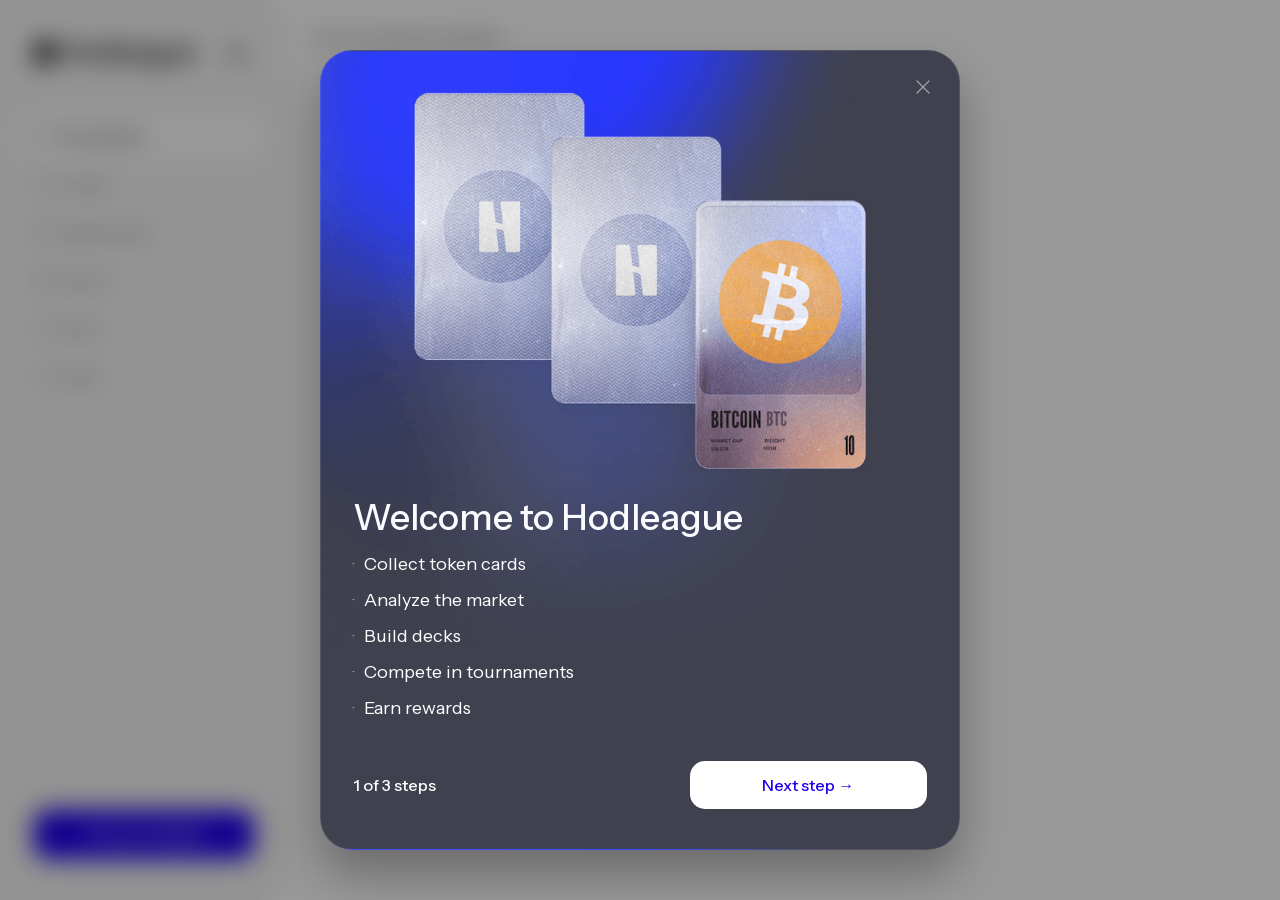
<file: tournament/build-deck/index.html>
<!DOCTYPE html><!--JLvhQaUQY6eGGxtULDHau--><html lang="ru"><head><meta charSet="utf-8"/><meta name="viewport" content="width=device-width, initial-scale=1"/><link rel="preload" href="/_next/static/media/011cc18608a24a6f-s.p.d92c1f67.woff2" as="font" crossorigin="" type="font/woff2"/><link rel="preload" href="/_next/static/media/f06bf9da926bae75-s.p.c68a79fb.woff2" as="font" crossorigin="" type="font/woff2"/><link rel="stylesheet" href="/_next/static/chunks/53890b832819b041.css" data-precedence="next"/><link rel="stylesheet" href="/_next/static/chunks/cc1dc98b5d8df193.css" data-precedence="next"/><link rel="preload" as="script" fetchPriority="low" href="/_next/static/chunks/b5c73e02ab146a68.js"/><script src="/_next/static/chunks/94a0e9d27b5d7242.js" async=""></script><script src="/_next/static/chunks/8c8c28f39a86109c.js" async=""></script><script src="/_next/static/chunks/a7419f10514767cb.js" async=""></script><script src="/_next/static/chunks/3ba36db6a8e75c89.js" async=""></script><script src="/_next/static/chunks/a191666cb37a6650.js" async=""></script><script src="/_next/static/chunks/turbopack-c7a43bd351a46e70.js" async=""></script><script src="/_next/static/chunks/fc6aa991cc11b3aa.js" async=""></script><script src="/_next/static/chunks/f9743ea6b10818fc.js" async=""></script><script src="/_next/static/chunks/c6190d516b972bb6.js" async=""></script><script src="/_next/static/chunks/49e9059f9f179002.js" async=""></script><script src="/_next/static/chunks/178c5a3c6e7ffe60.js" async=""></script><script src="/_next/static/chunks/c09cca1f9ece8c27.js" async=""></script><script src="/_next/static/chunks/3510f6c2be0c476b.js" async=""></script><script src="/_next/static/chunks/4fa349a540596eb1.js" async=""></script><script src="/_next/static/chunks/82b742aba8b12f30.js" async=""></script><script src="/_next/static/chunks/ff1a16fafef87110.js" async=""></script><script src="/_next/static/chunks/510d145833bbde48.js" async=""></script><script src="/_next/static/chunks/2b0eba828f3138a3.js" async=""></script><script src="/_next/static/chunks/c12cd1e57b30e914.js" async=""></script><script src="/_next/static/chunks/0ad808010c365ef5.js" async=""></script><script src="/_next/static/chunks/0b279f17dd3b64bb.js" async=""></script><link rel="apple-touch-icon" href="/logo-3.png"/><link rel="icon" href="/logo-3.png"/><meta name="apple-mobile-web-app-capable" content="yes"/><meta name="apple-mobile-web-app-title" content="Hodleague"/><meta name="apple-mobile-web-app-status-bar-style" content="default"/><link rel="preconnect" href="https://uat.hodleague.com" crossorigin="anonymous"/><link rel="dns-prefetch" href="https://uat.hodleague.com"/><meta name="next-size-adjust" content=""/><title>Hodleague</title><meta name="description" content="Build your crypto deck, compete in tournaments, and prove you&#x27;re the real alpha. Fantasy league for crypto degens."/><meta name="mobile-web-app-capable" content="yes"/><meta name="apple-mobile-web-app-title" content="Hodleague"/><meta name="apple-mobile-web-app-status-bar-style" content="default"/><meta property="og:title" content="Hodleague"/><meta property="og:description" content="Build your crypto deck, compete in tournaments, and prove you&#x27;re the real alpha. Fantasy league for crypto degens."/><meta property="og:url" content="https://hodleague.com/"/><meta property="og:site_name" content="Hodleague"/><meta property="og:image" content="https://hodleague.com/logo-3.png"/><meta property="og:image:width" content="512"/><meta property="og:image:height" content="512"/><meta property="og:image:alt" content="Hodleague"/><meta property="og:type" content="website"/><meta name="twitter:card" content="summary"/><meta name="twitter:title" content="Hodleague"/><meta name="twitter:description" content="Build your crypto deck, compete in tournaments, and prove you&#x27;re the real alpha. Fantasy league for crypto degens."/><meta name="twitter:image" content="https://hodleague.com/logo-3.png"/><link rel="icon" href="/favicon.ico?favicon.8103ba68.ico" sizes="32x32" type="image/x-icon"/><link rel="icon" href="/logo-3.png"/><link rel="apple-touch-icon" href="/logo-3.png"/><script>(function(){var q=location.search;if(!q||q.length<2)return;var params=new URLSearchParams(q.slice(1));var o={};var us=params.get('utm_source');if(us)o.utm_source=us;var um=params.get('utm_medium');if(um)o.utm_medium=um;var uc=params.get('utm_campaign');if(uc)o.utm_campaign=uc;var ml=params.get('fc_ml_id');if(ml)o.marketing_link_id=ml;if(!Object.keys(o).length)return;sessionStorage.setItem('hodleague_acquisition',JSON.stringify(o));})();</script><script>(function(){var p=location.pathname.replace(/\/$/,'')||'/';var b="";var r=b?p===b||p===b+'/':p===''||p==='/';if(r){var sq=location.search||'';var h=location.hash||'';location.replace((b?b+'/':'/')+'tournament/'+sq+h);}})();</script><script>(function(){var t=localStorage.getItem('hodleague-theme');if(t==='dark')document.documentElement.setAttribute('data-theme','dark');else if(t==='light')document.documentElement.setAttribute('data-theme','light');})();</script><script src="/_next/static/chunks/a6dad97d9634a72d.js" noModule=""></script></head><body class="instrument_sans_d1ca5634-module__PTTdIG__variable league_gothic_f760cda8-module__BmGifa__variable antialiased"><div hidden=""><!--$--><!--/$--></div><!--$!--><template data-dgst="BAILOUT_TO_CLIENT_SIDE_RENDERING"></template><!--/$--><div class="flex h-dvh bg-[var(--background)]"><div class="md:hidden fixed top-0 left-0 right-0 z-[60] flex items-center justify-between gap-2 px-6 py-4 touch-none select-none bg-transparent backdrop-blur-[75px] rounded-br-[30px]"><div class="flex items-center gap-2 min-w-0 flex-1" data-ph-capture-attribute-button="page-header-menu"><div class="w-[24px] h-[24px] text-[var(--text-primary)] flex items-center justify-center overflow-hidden shrink-0 "><svg width="12" height="14" viewBox="0 0 12 14" fill="none" xmlns="http://www.w3.org/2000/svg" class="w-full h-full"><path d="M6.41047 2.35023e-08C6.12406 1.09829e-08 5.90162 0.249602 5.93447 0.534121L7.44135 13.5852C7.46927 13.8269 7.67398 14.0094 7.91735 14.0094L10.8684 14.0094C11.133 14.0094 11.3475 13.7949 11.3475 13.5302L11.3475 0.479161C11.3475 0.214527 11.133 2.2993e-07 10.8684 2.18363e-07L6.41047 2.35023e-08Z" fill="currentColor"></path><path d="M4.93694 14.0098C5.22335 14.0098 5.44579 13.7602 5.41294 13.4756L3.90606 0.424584C3.87814 0.182819 3.67343 0.000380437 3.43006 0.000380427L0.479051 0.000380298C0.214417 0.000380286 -0.0001105 0.214908 -0.000110512 0.479542L-0.000111082 13.5306C-0.000111094 13.7952 0.214417 14.0098 0.47905 14.0098L4.93694 14.0098Z" fill="currentColor"></path><rect x="4.00781" y="5.53418" width="4.06272" height="1.68113" transform="rotate(15 4.00781 5.53418)" fill="currentColor"></rect></svg></div><span class="text-xl font-medium text-[var(--text-primary)] truncate">Tournaments</span></div><div class="flex items-center gap-1"><button type="button" data-ph-capture-attribute-button="theme-toggle" class="p-2 rounded-lg hover:bg-[var(--surface-hover)] transition-colors text-[var(--text-primary)]" aria-label="Enable dark theme" title="Dark theme"><svg width="20" height="20" viewBox="0 0 24 24" fill="none" stroke="currentColor" stroke-width="2" stroke-linecap="round" stroke-linejoin="round"><path d="M21 12.79A9 9 0 1 1 11.21 3 7 7 0 0 0 21 12.79z"></path></svg></button><button class="relative p-2 -m-2 hover:bg-[var(--sidebar-hover)] rounded-lg transition-colors w-10 h-10 flex items-center justify-center" aria-label="Open menu" data-ph-capture-attribute-button="mobile-menu-toggle"><svg class="absolute w-6 h-6 text-[var(--text-primary)] transition-all duration-300 opacity-100 rotate-0 scale-100" fill="none" stroke="currentColor" viewBox="0 0 24 24"><path stroke-linecap="round" stroke-linejoin="round" stroke-width="2" d="M4 6h16M4 12h16M4 18h16"></path></svg><svg class="absolute w-6 h-6 text-[var(--text-primary)] transition-all duration-300 opacity-0 -rotate-90 scale-0" fill="none" stroke="currentColor" viewBox="0 0 24 24"><path stroke-linecap="round" stroke-linejoin="round" stroke-width="2" d="M6 18L18 6M6 6l12 12"></path></svg></button></div></div><aside class="
        w-72 bg-[var(--sidebar-bg)] flex flex-col h-dvh fixed left-0 top-0 rounded-r-[30px] border border-[var(--border-subtle)] backdrop-blur-[75px] z-50
        transform transition-transform duration-300 ease-in-out
        -translate-x-full
        md:translate-x-0 md:static
      "><div class="px-8 pt-8 flex items-center justify-between shrink-0 hidden display-none md:flex"><div class="flex items-center gap-1"><div class="w-[24px] h-[24px] text-[var(--text-primary)] flex items-center justify-center overflow-hidden shrink-0 "><svg width="12" height="14" viewBox="0 0 12 14" fill="none" xmlns="http://www.w3.org/2000/svg" class="w-full h-full"><path d="M6.41047 2.35023e-08C6.12406 1.09829e-08 5.90162 0.249602 5.93447 0.534121L7.44135 13.5852C7.46927 13.8269 7.67398 14.0094 7.91735 14.0094L10.8684 14.0094C11.133 14.0094 11.3475 13.7949 11.3475 13.5302L11.3475 0.479161C11.3475 0.214527 11.133 2.2993e-07 10.8684 2.18363e-07L6.41047 2.35023e-08Z" fill="currentColor"></path><path d="M4.93694 14.0098C5.22335 14.0098 5.44579 13.7602 5.41294 13.4756L3.90606 0.424584C3.87814 0.182819 3.67343 0.000380437 3.43006 0.000380427L0.479051 0.000380298C0.214417 0.000380286 -0.0001105 0.214908 -0.000110512 0.479542L-0.000111082 13.5306C-0.000111094 13.7952 0.214417 14.0098 0.47905 14.0098L4.93694 14.0098Z" fill="currentColor"></path><rect x="4.00781" y="5.53418" width="4.06272" height="1.68113" transform="rotate(15 4.00781 5.53418)" fill="currentColor"></rect></svg></div><span class="text-[26px] font-medium text-[var(--text-primary)]">Hodleague</span></div><div class="hidden md:block shrink-0"><button type="button" data-ph-capture-attribute-button="theme-toggle" class="p-2 rounded-lg hover:bg-[var(--surface-hover)] transition-colors text-[var(--text-primary)]" aria-label="Enable dark theme" title="Dark theme"><svg width="20" height="20" viewBox="0 0 24 24" fill="none" stroke="currentColor" stroke-width="2" stroke-linecap="round" stroke-linejoin="round"><path d="M21 12.79A9 9 0 1 1 11.21 3 7 7 0 0 0 21 12.79z"></path></svg></button></div><button class="md:hidden p-2 hover:bg-[var(--surface-hover)] rounded-lg transition-colors" aria-label="Close menu" data-ph-capture-attribute-button="sidebar-close"><svg class="w-6 h-6 text-[var(--text-primary)]" fill="none" stroke="currentColor" viewBox="0 0 24 24"><path stroke-linecap="round" stroke-linejoin="round" stroke-width="2" d="M6 18L18 6M6 6l12 12"></path></svg></button></div><nav class="flex-1 px-4  pt-16 md:pt-10"><ul class="space-y-0"><li><a data-ph-capture-attribute-button="nav-tournament" class="flex items-center gap-[5px] px-2 md:px-4 py-2 h-12 rounded-[30px] transition-colors bg-[var(--nav-item-active-bg)] text-[var(--nav-item-active-text)]" href="/tournament/"><svg width="16" height="16" viewBox="0 0 22 22" fill="none" xmlns="http://www.w3.org/2000/svg"><g clip-path="url(#clip0_169_7249)"><path d="M4.39893 10.2377L5.37499 13.8804M5.37499 13.8804L9.01773 12.9043M5.37499 13.8804L10.7083 4.64278M17.4579 11.6188L16.4818 7.97611M16.4818 7.97611L12.8391 8.95218M16.4818 7.97611L11.1485 17.2137" stroke="var(--nav-item-active-text)" stroke-opacity="1" stroke-width="1.33333" stroke-linecap="round" stroke-linejoin="round"></path></g><defs><clipPath id="clip0_169_7249"><rect width="16" height="16" fill="white" transform="translate(8) rotate(30)"></rect></clipPath></defs></svg><span class="text-[16px]">Tournament</span></a></li><li><a data-ph-capture-attribute-button="nav-arcade" class="flex items-center gap-[5px] px-2 md:px-4 py-2 h-12 rounded-[30px] transition-colors text-[var(--nav-item-inactive)] hover:text-[var(--nav-item-inactive-hover)]" href="/arcade/"><svg width="16" height="16" viewBox="0 0 16 16" fill="none" xmlns="http://www.w3.org/2000/svg"><path d="M2 5.5C2 4.67 2.67 4 3.5 4h9c.83 0 1.5.67 1.5 1.5v5c0 .83-.67 1.5-1.5 1.5h-9C2.67 12 2 11.33 2 10.5v-5z" stroke="var(--nav-item-inactive)" stroke-opacity="0.5" stroke-width="1.33" stroke-linecap="round" stroke-linejoin="round"></path><path d="M6 7H4M5 6v2" stroke="var(--nav-item-inactive)" stroke-opacity="0.5" stroke-width="1.33" stroke-linecap="round"></path><circle cx="10.5" cy="7.5" r="0.75" fill="var(--nav-item-inactive)" fill-opacity="0.5"></circle><circle cx="12" cy="6.5" r="0.75" fill="var(--nav-item-inactive)" fill-opacity="0.5"></circle></svg><span class="text-[16px]">Arcade</span></a></li><li><a data-ph-capture-attribute-button="nav-leaderboard" class="flex items-center gap-[5px] px-2 md:px-4 py-2 h-12 rounded-[30px] transition-colors text-[var(--nav-item-inactive)] hover:text-[var(--nav-item-inactive-hover)]" href="/leaderboard/"><svg width="16" height="16" viewBox="0 0 16 16" fill="none" xmlns="http://www.w3.org/2000/svg"><g clip-path="url(#clip0_169_7255)"><path d="M4.8068 10L1.77347 4.76004C1.64267 4.53396 1.58115 4.27443 1.59656 4.01369C1.61197 3.75295 1.70362 3.50248 1.86013 3.29337L2.93347 1.86671C3.05766 1.70111 3.21871 1.56671 3.40385 1.47414C3.58899 1.38157 3.79314 1.33337 4.00013 1.33337H12.0001C12.2071 1.33337 12.4113 1.38157 12.5964 1.47414C12.7816 1.56671 12.9426 1.70111 13.0668 1.86671L14.1335 3.29337C14.291 3.50181 14.3839 3.75194 14.4004 4.01269C14.417 4.27344 14.3567 4.53332 14.2268 4.76004L11.1935 10M7.33357 8.00001L3.41357 1.46667M8.66683 8.00001L12.5868 1.46667M5.3335 4.66671H10.6668M8.00016 12V10.6667H7.66683M11.3335 11.3334C11.3335 13.1743 9.84111 14.6667 8.00016 14.6667C6.15921 14.6667 4.66683 13.1743 4.66683 11.3334C4.66683 9.49242 6.15921 8.00004 8.00016 8.00004C9.84111 8.00004 11.3335 9.49242 11.3335 11.3334Z" stroke="var(--nav-item-inactive)" stroke-opacity="0.5" stroke-width="1.33333" stroke-linecap="round" stroke-linejoin="round"></path></g><defs><clipPath id="clip0_169_7255"><rect width="16" height="16" fill="white"></rect></clipPath></defs></svg><span class="text-[16px]">Leaderboard</span></a></li><li><a data-ph-capture-attribute-button="nav-tokens" class="flex items-center gap-[5px] px-2 md:px-4 py-2 h-12 rounded-[30px] transition-colors text-[var(--nav-item-inactive)] hover:text-[var(--nav-item-inactive-hover)]" href="/tokens/"><svg width="16" height="16" viewBox="0 0 16 16" fill="none" xmlns="http://www.w3.org/2000/svg"><g fill="var(--nav-item-inactive)" fill-opacity="0.5" fill-rule="evenodd" clip-rule="evenodd"><path d="M5.791 3.318L3.316 5.793a1 1 0 000 1.414l2.475 2.475a1 1 0 001.415 0L9.68 7.207a1 1 0 000-1.414L7.206 3.318a1 1 0 00-1.415 0zm.707 4.95L4.731 6.5l1.767-1.768L8.266 6.5 6.498 8.268z"></path><path d="M0 6.5a6.5 6.5 0 0112.346-2.845 6.5 6.5 0 11-8.691 8.691A6.5 6.5 0 010 6.5zm6.5-5a5 5 0 100 10 5 5 0 000-10zm6.5 5c0-.201-.01-.4-.027-.597a5 5 0 11-7.07 7.07A6.5 6.5 0 0013 6.5z"></path></g></svg><span class="text-[16px]">Tokens</span></a></li><li><a data-ph-capture-attribute-button="nav-packs" class="flex items-center gap-[5px] px-2 md:px-4 py-2 h-12 rounded-[30px] transition-colors text-[var(--nav-item-inactive)] hover:text-[var(--nav-item-inactive-hover)]" href="/packs/"><svg width="16" height="16" viewBox="0 0 16 16" fill="none" xmlns="http://www.w3.org/2000/svg"><mask id="path-1-inside-1_169_7258" fill="white"><rect x="7" y="2" width="6" height="9" rx="1"></rect></mask><rect x="7" y="2" width="6" height="9" rx="1" stroke="var(--nav-item-inactive)" stroke-opacity="0.5" stroke-width="2.6" mask="url(#path-1-inside-1_169_7258)"></rect><mask id="path-2-inside-2_169_7258" fill="white"><rect x="5" y="4" width="6" height="9" rx="1"></rect></mask><rect x="5" y="4" width="6" height="9" rx="1" fill="var(--icon-bg)" stroke="var(--nav-item-inactive)" stroke-opacity="0.5" stroke-width="2.6" mask="url(#path-2-inside-2_169_7258)"></rect><mask id="path-3-inside-3_169_7258" fill="white"><rect x="3" y="6" width="6" height="9" rx="1"></rect></mask><rect x="3" y="6" width="6" height="9" rx="1" fill="var(--icon-bg)" stroke="var(--nav-item-inactive)" stroke-opacity="0.5" stroke-width="2.6" mask="url(#path-3-inside-3_169_7258)"></rect></svg><span class="text-[16px]">Packs</span></a></li><li><a data-ph-capture-attribute-button="nav-forge" class="flex items-center gap-[5px] px-2 md:px-4 py-2 h-12 rounded-[30px] transition-colors text-[var(--nav-item-inactive)] hover:text-[var(--nav-item-inactive-hover)]" href="/forge/"><svg width="16" height="16" viewBox="0 0 16 16" fill="none" xmlns="http://www.w3.org/2000/svg"><path d="M11.5 1.75L7.25 6M10.25 1h3v2.25h-2L10.25 1z" stroke="var(--nav-item-inactive)" stroke-opacity="0.5" stroke-width="1.33" stroke-linecap="round" stroke-linejoin="round"></path><path d="M2 12.75h12M3.5 9.5h9l1.25 3.25H2.25l1.25-3.25z" stroke="var(--nav-item-inactive)" stroke-opacity="0.5" stroke-width="1.33" stroke-linecap="round" stroke-linejoin="round"></path></svg><span class="text-[16px]">Forge</span></a></li></ul></nav><div class="p-4 pb-6"><div class="rounded-[30px] bg-[var(--userinfo-bg)] border border-[var(--input-border)] backdrop-blur-[150px] p-4"></div></div></aside><div class="flex flex-col flex-1 min-w-0"><main class="flex-1 min-w-0 overflow-x-hidden overflow-y-auto overscroll-contain bg-[var(--background)] pt-18 py-5 px-4 md:py-6 md:px-6"><!--$!--><template data-dgst="BAILOUT_TO_CLIENT_SIDE_RENDERING"></template><!--/$--><!--$--><!--/$--></main></div></div><script src="/_next/static/chunks/b5c73e02ab146a68.js" id="_R_" async=""></script><script>(self.__next_f=self.__next_f||[]).push([0])</script><script>self.__next_f.push([1,"1:\"$Sreact.fragment\"\n2:I[28739,[\"/_next/static/chunks/fc6aa991cc11b3aa.js\",\"/_next/static/chunks/f9743ea6b10818fc.js\",\"/_next/static/chunks/c6190d516b972bb6.js\",\"/_next/static/chunks/49e9059f9f179002.js\",\"/_next/static/chunks/178c5a3c6e7ffe60.js\",\"/_next/static/chunks/c09cca1f9ece8c27.js\",\"/_next/static/chunks/3510f6c2be0c476b.js\",\"/_next/static/chunks/4fa349a540596eb1.js\",\"/_next/static/chunks/82b742aba8b12f30.js\"],\"Providers\"]\n3:I[39756,[\"/_next/static/chunks/ff1a16fafef87110.js\",\"/_next/static/chunks/510d145833bbde48.js\"],\"default\"]\n4:I[37457,[\"/_next/static/chunks/ff1a16fafef87110.js\",\"/_next/static/chunks/510d145833bbde48.js\"],\"default\"]\nb:I[68027,[],\"default\"]\n:HL[\"/_next/static/chunks/53890b832819b041.css\",\"style\"]\n:HL[\"/_next/static/media/011cc18608a24a6f-s.p.d92c1f67.woff2\",\"font\",{\"crossOrigin\":\"\",\"type\":\"font/woff2\"}]\n:HL[\"/_next/static/media/f06bf9da926bae75-s.p.c68a79fb.woff2\",\"font\",{\"crossOrigin\":\"\",\"type\":\"font/woff2\"}]\n:HL[\"/_next/static/chunks/cc1dc98b5d8df193.css\",\"style\"]\n"])</script><script>self.__next_f.push([1,"0:{\"P\":null,\"b\":\"JLvhQaUQY6eGGxtULDHau\",\"c\":[\"\",\"tournament\",\"build-deck\",\"\"],\"q\":\"\",\"i\":false,\"f\":[[[\"\",{\"children\":[\"(main)\",{\"children\":[\"tournament\",{\"children\":[\"build-deck\",{\"children\":[\"__PAGE__\",{}]}]}]}]},\"$undefined\",\"$undefined\",true],[[\"$\",\"$1\",\"c\",{\"children\":[[[\"$\",\"link\",\"0\",{\"rel\":\"stylesheet\",\"href\":\"/_next/static/chunks/53890b832819b041.css\",\"precedence\":\"next\",\"crossOrigin\":\"$undefined\",\"nonce\":\"$undefined\"}],[\"$\",\"script\",\"script-0\",{\"src\":\"/_next/static/chunks/fc6aa991cc11b3aa.js\",\"async\":true,\"nonce\":\"$undefined\"}],[\"$\",\"script\",\"script-1\",{\"src\":\"/_next/static/chunks/f9743ea6b10818fc.js\",\"async\":true,\"nonce\":\"$undefined\"}],[\"$\",\"script\",\"script-2\",{\"src\":\"/_next/static/chunks/c6190d516b972bb6.js\",\"async\":true,\"nonce\":\"$undefined\"}],[\"$\",\"script\",\"script-3\",{\"src\":\"/_next/static/chunks/49e9059f9f179002.js\",\"async\":true,\"nonce\":\"$undefined\"}],[\"$\",\"script\",\"script-4\",{\"src\":\"/_next/static/chunks/178c5a3c6e7ffe60.js\",\"async\":true,\"nonce\":\"$undefined\"}],[\"$\",\"script\",\"script-5\",{\"src\":\"/_next/static/chunks/c09cca1f9ece8c27.js\",\"async\":true,\"nonce\":\"$undefined\"}],[\"$\",\"script\",\"script-6\",{\"src\":\"/_next/static/chunks/3510f6c2be0c476b.js\",\"async\":true,\"nonce\":\"$undefined\"}],[\"$\",\"script\",\"script-7\",{\"src\":\"/_next/static/chunks/4fa349a540596eb1.js\",\"async\":true,\"nonce\":\"$undefined\"}],[\"$\",\"script\",\"script-8\",{\"src\":\"/_next/static/chunks/82b742aba8b12f30.js\",\"async\":true,\"nonce\":\"$undefined\"}]],[\"$\",\"html\",null,{\"lang\":\"ru\",\"suppressHydrationWarning\":true,\"children\":[[\"$\",\"head\",null,{\"children\":[[\"$\",\"link\",null,{\"rel\":\"apple-touch-icon\",\"href\":\"/logo-3.png\"}],[\"$\",\"link\",null,{\"rel\":\"icon\",\"href\":\"/logo-3.png\"}],[\"$\",\"meta\",null,{\"name\":\"apple-mobile-web-app-capable\",\"content\":\"yes\"}],[\"$\",\"meta\",null,{\"name\":\"apple-mobile-web-app-title\",\"content\":\"Hodleague\"}],[\"$\",\"meta\",null,{\"name\":\"apple-mobile-web-app-status-bar-style\",\"content\":\"default\"}],[\"$\",\"script\",null,{\"dangerouslySetInnerHTML\":{\"__html\":\"(function(){var q=location.search;if(!q||q.length\u003c2)return;var params=new URLSearchParams(q.slice(1));var o={};var us=params.get('utm_source');if(us)o.utm_source=us;var um=params.get('utm_medium');if(um)o.utm_medium=um;var uc=params.get('utm_campaign');if(uc)o.utm_campaign=uc;var ml=params.get('fc_ml_id');if(ml)o.marketing_link_id=ml;if(!Object.keys(o).length)return;sessionStorage.setItem('hodleague_acquisition',JSON.stringify(o));})();\"}}],[\"$\",\"script\",null,{\"dangerouslySetInnerHTML\":{\"__html\":\"(function(){var p=location.pathname.replace(/\\\\/$/,'')||'/';var b=\\\"\\\";var r=b?p===b||p===b+'/':p===''||p==='/';if(r){var sq=location.search||'';var h=location.hash||'';location.replace((b?b+'/':'/')+'tournament/'+sq+h);}})();\"}}],[\"$\",\"link\",null,{\"rel\":\"preconnect\",\"href\":\"https://uat.hodleague.com\",\"crossOrigin\":\"anonymous\"}],[\"$\",\"link\",null,{\"rel\":\"dns-prefetch\",\"href\":\"https://uat.hodleague.com\"}],[\"$\",\"script\",null,{\"dangerouslySetInnerHTML\":{\"__html\":\"(function(){var t=localStorage.getItem('hodleague-theme');if(t==='dark')document.documentElement.setAttribute('data-theme','dark');else if(t==='light')document.documentElement.setAttribute('data-theme','light');})();\"}}]]}],[\"$\",\"body\",null,{\"className\":\"instrument_sans_d1ca5634-module__PTTdIG__variable league_gothic_f760cda8-module__BmGifa__variable antialiased\",\"children\":[\"$\",\"$L2\",null,{\"children\":[\"$\",\"$L3\",null,{\"parallelRouterKey\":\"children\",\"error\":\"$undefined\",\"errorStyles\":\"$undefined\",\"errorScripts\":\"$undefined\",\"template\":[\"$\",\"$L4\",null,{}],\"templateStyles\":\"$undefined\",\"templateScripts\":\"$undefined\",\"notFound\":[[[\"$\",\"title\",null,{\"children\":\"404: This page could not be found.\"}],[\"$\",\"div\",null,{\"style\":{\"fontFamily\":\"system-ui,\\\"Segoe UI\\\",Roboto,Helvetica,Arial,sans-serif,\\\"Apple Color Emoji\\\",\\\"Segoe UI Emoji\\\"\",\"height\":\"100vh\",\"textAlign\":\"center\",\"display\":\"flex\",\"flexDirection\":\"column\",\"alignItems\":\"center\",\"justifyContent\":\"center\"},\"children\":[\"$\",\"div\",null,{\"children\":[[\"$\",\"style\",null,{\"dangerouslySetInnerHTML\":{\"__html\":\"body{color:#000;background:#fff;margin:0}.next-error-h1{border-right:1px solid rgba(0,0,0,.3)}@media (prefers-color-scheme:dark){body{color:#fff;background:#000}.next-error-h1{border-right:1px solid rgba(255,255,255,.3)}}\"}}],[\"$\",\"h1\",null,{\"className\":\"next-error-h1\",\"style\":{\"display\":\"inline-block\",\"margin\":\"0 20px 0 0\",\"padding\":\"0 23px 0 0\",\"fontSize\":24,\"fontWeight\":500,\"verticalAlign\":\"top\",\"lineHeight\":\"49px\"},\"children\":404}],\"$L5\"]}]}]],[]],\"forbidden\":\"$undefined\",\"unauthorized\":\"$undefined\"}]}]}]]}]]}],{\"children\":[\"$L6\",{\"children\":[\"$L7\",{\"children\":[\"$L8\",{\"children\":[\"$L9\",{},null,false,false]},null,false,false]},null,false,false]},null,false,false]},null,false,false],\"$La\",false]],\"m\":\"$undefined\",\"G\":[\"$b\",[]],\"S\":true}\n"])</script><script>self.__next_f.push([1,"c:I[92825,[\"/_next/static/chunks/ff1a16fafef87110.js\",\"/_next/static/chunks/510d145833bbde48.js\"],\"ClientSegmentRoot\"]\nd:I[3366,[\"/_next/static/chunks/fc6aa991cc11b3aa.js\",\"/_next/static/chunks/f9743ea6b10818fc.js\",\"/_next/static/chunks/c6190d516b972bb6.js\",\"/_next/static/chunks/49e9059f9f179002.js\",\"/_next/static/chunks/178c5a3c6e7ffe60.js\",\"/_next/static/chunks/c09cca1f9ece8c27.js\",\"/_next/static/chunks/3510f6c2be0c476b.js\",\"/_next/static/chunks/4fa349a540596eb1.js\",\"/_next/static/chunks/82b742aba8b12f30.js\",\"/_next/static/chunks/2b0eba828f3138a3.js\"],\"default\"]\nf:I[47257,[\"/_next/static/chunks/ff1a16fafef87110.js\",\"/_next/static/chunks/510d145833bbde48.js\"],\"ClientPageRoot\"]\n10:I[76664,[\"/_next/static/chunks/fc6aa991cc11b3aa.js\",\"/_next/static/chunks/f9743ea6b10818fc.js\",\"/_next/static/chunks/c6190d516b972bb6.js\",\"/_next/static/chunks/49e9059f9f179002.js\",\"/_next/static/chunks/178c5a3c6e7ffe60.js\",\"/_next/static/chunks/c09cca1f9ece8c27.js\",\"/_next/static/chunks/3510f6c2be0c476b.js\",\"/_next/static/chunks/4fa349a540596eb1.js\",\"/_next/static/chunks/82b742aba8b12f30.js\",\"/_next/static/chunks/2b0eba828f3138a3.js\",\"/_next/static/chunks/c12cd1e57b30e914.js\",\"/_next/static/chunks/0ad808010c365ef5.js\",\"/_next/static/chunks/0b279f17dd3b64bb.js\"],\"default\"]\n13:I[97367,[\"/_next/static/chunks/ff1a16fafef87110.js\",\"/_next/static/chunks/510d145833bbde48.js\"],\"OutletBoundary\"]\n14:\"$Sreact.suspense\"\n16:I[97367,[\"/_next/static/chunks/ff1a16fafef87110.js\",\"/_next/static/chunks/510d145833bbde48.js\"],\"ViewportBoundary\"]\n18:I[97367,[\"/_next/static/chunks/ff1a16fafef87110.js\",\"/_next/static/chunks/510d145833bbde48.js\"],\"MetadataBoundary\"]\n5:[\"$\",\"div\",null,{\"style\":{\"display\":\"inline-block\"},\"children\":[\"$\",\"h2\",null,{\"style\":{\"fontSize\":14,\"fontWeight\":400,\"lineHeight\":\"49px\",\"margin\":0},\"children\":\"This page could not be found.\"}]}]\n"])</script><script>self.__next_f.push([1,"6:[\"$\",\"$1\",\"c\",{\"children\":[[[\"$\",\"script\",\"script-0\",{\"src\":\"/_next/static/chunks/2b0eba828f3138a3.js\",\"async\":true,\"nonce\":\"$undefined\"}]],[\"$\",\"$Lc\",null,{\"Component\":\"$d\",\"slots\":{\"children\":[\"$\",\"$L3\",null,{\"parallelRouterKey\":\"children\",\"error\":\"$undefined\",\"errorStyles\":\"$undefined\",\"errorScripts\":\"$undefined\",\"template\":[\"$\",\"$L4\",null,{}],\"templateStyles\":\"$undefined\",\"templateScripts\":\"$undefined\",\"notFound\":[[[\"$\",\"title\",null,{\"children\":\"404: This page could not be found.\"}],[\"$\",\"div\",null,{\"style\":\"$0:f:0:1:0:props:children:1:props:children:1:props:children:props:children:props:notFound:0:1:props:style\",\"children\":[\"$\",\"div\",null,{\"children\":[[\"$\",\"style\",null,{\"dangerouslySetInnerHTML\":{\"__html\":\"body{color:#000;background:#fff;margin:0}.next-error-h1{border-right:1px solid rgba(0,0,0,.3)}@media (prefers-color-scheme:dark){body{color:#fff;background:#000}.next-error-h1{border-right:1px solid rgba(255,255,255,.3)}}\"}}],[\"$\",\"h1\",null,{\"className\":\"next-error-h1\",\"style\":\"$0:f:0:1:0:props:children:1:props:children:1:props:children:props:children:props:notFound:0:1:props:children:props:children:1:props:style\",\"children\":404}],[\"$\",\"div\",null,{\"style\":\"$5:props:style\",\"children\":[\"$\",\"h2\",null,{\"style\":\"$5:props:children:props:style\",\"children\":\"This page could not be found.\"}]}]]}]}]],[]],\"forbidden\":\"$undefined\",\"unauthorized\":\"$undefined\"}]},\"serverProvidedParams\":{\"params\":{},\"promises\":[\"$@e\"]}}]]}]\n"])</script><script>self.__next_f.push([1,"7:[\"$\",\"$1\",\"c\",{\"children\":[null,[\"$\",\"$L3\",null,{\"parallelRouterKey\":\"children\",\"error\":\"$undefined\",\"errorStyles\":\"$undefined\",\"errorScripts\":\"$undefined\",\"template\":[\"$\",\"$L4\",null,{}],\"templateStyles\":\"$undefined\",\"templateScripts\":\"$undefined\",\"notFound\":\"$undefined\",\"forbidden\":\"$undefined\",\"unauthorized\":\"$undefined\"}]]}]\n8:[\"$\",\"$1\",\"c\",{\"children\":[null,[\"$\",\"$L3\",null,{\"parallelRouterKey\":\"children\",\"error\":\"$undefined\",\"errorStyles\":\"$undefined\",\"errorScripts\":\"$undefined\",\"template\":[\"$\",\"$L4\",null,{}],\"templateStyles\":\"$undefined\",\"templateScripts\":\"$undefined\",\"notFound\":\"$undefined\",\"forbidden\":\"$undefined\",\"unauthorized\":\"$undefined\"}]]}]\n9:[\"$\",\"$1\",\"c\",{\"children\":[[\"$\",\"$Lf\",null,{\"Component\":\"$10\",\"serverProvidedParams\":{\"searchParams\":{},\"params\":\"$6:props:children:1:props:serverProvidedParams:params\",\"promises\":[\"$@11\",\"$@12\"]}}],[[\"$\",\"link\",\"0\",{\"rel\":\"stylesheet\",\"href\":\"/_next/static/chunks/cc1dc98b5d8df193.css\",\"precedence\":\"next\",\"crossOrigin\":\"$undefined\",\"nonce\":\"$undefined\"}],[\"$\",\"script\",\"script-0\",{\"src\":\"/_next/static/chunks/c12cd1e57b30e914.js\",\"async\":true,\"nonce\":\"$undefined\"}],[\"$\",\"script\",\"script-1\",{\"src\":\"/_next/static/chunks/0ad808010c365ef5.js\",\"async\":true,\"nonce\":\"$undefined\"}],[\"$\",\"script\",\"script-2\",{\"src\":\"/_next/static/chunks/0b279f17dd3b64bb.js\",\"async\":true,\"nonce\":\"$undefined\"}]],[\"$\",\"$L13\",null,{\"children\":[\"$\",\"$14\",null,{\"name\":\"Next.MetadataOutlet\",\"children\":\"$@15\"}]}]]}]\na:[\"$\",\"$1\",\"h\",{\"children\":[null,[\"$\",\"$L16\",null,{\"children\":\"$L17\"}],[\"$\",\"div\",null,{\"hidden\":true,\"children\":[\"$\",\"$L18\",null,{\"children\":[\"$\",\"$14\",null,{\"name\":\"Next.Metadata\",\"children\":\"$L19\"}]}]}],[\"$\",\"meta\",null,{\"name\":\"next-size-adjust\",\"content\":\"\"}]]}]\n"])</script><script>self.__next_f.push([1,"e:\"$6:props:children:1:props:serverProvidedParams:params\"\n11:{}\n12:\"$6:props:children:1:props:serverProvidedParams:params\"\n"])</script><script>self.__next_f.push([1,"17:[[\"$\",\"meta\",\"0\",{\"charSet\":\"utf-8\"}],[\"$\",\"meta\",\"1\",{\"name\":\"viewport\",\"content\":\"width=device-width, initial-scale=1\"}]]\n"])</script><script>self.__next_f.push([1,"1a:I[27201,[\"/_next/static/chunks/ff1a16fafef87110.js\",\"/_next/static/chunks/510d145833bbde48.js\"],\"IconMark\"]\n15:null\n"])</script><script>self.__next_f.push([1,"19:[[\"$\",\"title\",\"0\",{\"children\":\"Hodleague\"}],[\"$\",\"meta\",\"1\",{\"name\":\"description\",\"content\":\"Build your crypto deck, compete in tournaments, and prove you're the real alpha. Fantasy league for crypto degens.\"}],[\"$\",\"meta\",\"2\",{\"name\":\"mobile-web-app-capable\",\"content\":\"yes\"}],[\"$\",\"meta\",\"3\",{\"name\":\"apple-mobile-web-app-title\",\"content\":\"Hodleague\"}],[\"$\",\"meta\",\"4\",{\"name\":\"apple-mobile-web-app-status-bar-style\",\"content\":\"default\"}],[\"$\",\"meta\",\"5\",{\"property\":\"og:title\",\"content\":\"Hodleague\"}],[\"$\",\"meta\",\"6\",{\"property\":\"og:description\",\"content\":\"Build your crypto deck, compete in tournaments, and prove you're the real alpha. Fantasy league for crypto degens.\"}],[\"$\",\"meta\",\"7\",{\"property\":\"og:url\",\"content\":\"https://hodleague.com/\"}],[\"$\",\"meta\",\"8\",{\"property\":\"og:site_name\",\"content\":\"Hodleague\"}],[\"$\",\"meta\",\"9\",{\"property\":\"og:image\",\"content\":\"https://hodleague.com/logo-3.png\"}],[\"$\",\"meta\",\"10\",{\"property\":\"og:image:width\",\"content\":\"512\"}],[\"$\",\"meta\",\"11\",{\"property\":\"og:image:height\",\"content\":\"512\"}],[\"$\",\"meta\",\"12\",{\"property\":\"og:image:alt\",\"content\":\"Hodleague\"}],[\"$\",\"meta\",\"13\",{\"property\":\"og:type\",\"content\":\"website\"}],[\"$\",\"meta\",\"14\",{\"name\":\"twitter:card\",\"content\":\"summary\"}],[\"$\",\"meta\",\"15\",{\"name\":\"twitter:title\",\"content\":\"Hodleague\"}],[\"$\",\"meta\",\"16\",{\"name\":\"twitter:description\",\"content\":\"Build your crypto deck, compete in tournaments, and prove you're the real alpha. Fantasy league for crypto degens.\"}],[\"$\",\"meta\",\"17\",{\"name\":\"twitter:image\",\"content\":\"https://hodleague.com/logo-3.png\"}],[\"$\",\"link\",\"18\",{\"rel\":\"icon\",\"href\":\"/favicon.ico?favicon.8103ba68.ico\",\"sizes\":\"32x32\",\"type\":\"image/x-icon\"}],[\"$\",\"link\",\"19\",{\"rel\":\"icon\",\"href\":\"/logo-3.png\"}],[\"$\",\"link\",\"20\",{\"rel\":\"apple-touch-icon\",\"href\":\"/logo-3.png\"}],[\"$\",\"$L1a\",\"21\",{}]]\n"])</script></body></html>
</file>
<file: _next/static/chunks/53890b832819b041.css>
@font-face{font-family:Instrument Sans;font-style:normal;font-weight:400;font-stretch:100%;font-display:swap;src:url(../media/c7f47671e39f7787-s.088ba3ed.woff2)format("woff2");unicode-range:U+100-2BA,U+2BD-2C5,U+2C7-2CC,U+2CE-2D7,U+2DD-2FF,U+304,U+308,U+329,U+1D00-1DBF,U+1E00-1E9F,U+1EF2-1EFF,U+2020,U+20A0-20AB,U+20AD-20C0,U+2113,U+2C60-2C7F,U+A720-A7FF}@font-face{font-family:Instrument Sans;font-style:normal;font-weight:400;font-stretch:100%;font-display:swap;src:url(../media/f06bf9da926bae75-s.p.c68a79fb.woff2)format("woff2");unicode-range:U+??,U+131,U+152-153,U+2BB-2BC,U+2C6,U+2DA,U+2DC,U+304,U+308,U+329,U+2000-206F,U+20AC,U+2122,U+2191,U+2193,U+2212,U+2215,U+FEFF,U+FFFD}@font-face{font-family:Instrument Sans;font-style:normal;font-weight:500;font-stretch:100%;font-display:swap;src:url(../media/c7f47671e39f7787-s.088ba3ed.woff2)format("woff2");unicode-range:U+100-2BA,U+2BD-2C5,U+2C7-2CC,U+2CE-2D7,U+2DD-2FF,U+304,U+308,U+329,U+1D00-1DBF,U+1E00-1E9F,U+1EF2-1EFF,U+2020,U+20A0-20AB,U+20AD-20C0,U+2113,U+2C60-2C7F,U+A720-A7FF}@font-face{font-family:Instrument Sans;font-style:normal;font-weight:500;font-stretch:100%;font-display:swap;src:url(../media/f06bf9da926bae75-s.p.c68a79fb.woff2)format("woff2");unicode-range:U+??,U+131,U+152-153,U+2BB-2BC,U+2C6,U+2DA,U+2DC,U+304,U+308,U+329,U+2000-206F,U+20AC,U+2122,U+2191,U+2193,U+2212,U+2215,U+FEFF,U+FFFD}@font-face{font-family:Instrument Sans;font-style:normal;font-weight:600;font-stretch:100%;font-display:swap;src:url(../media/c7f47671e39f7787-s.088ba3ed.woff2)format("woff2");unicode-range:U+100-2BA,U+2BD-2C5,U+2C7-2CC,U+2CE-2D7,U+2DD-2FF,U+304,U+308,U+329,U+1D00-1DBF,U+1E00-1E9F,U+1EF2-1EFF,U+2020,U+20A0-20AB,U+20AD-20C0,U+2113,U+2C60-2C7F,U+A720-A7FF}@font-face{font-family:Instrument Sans;font-style:normal;font-weight:600;font-stretch:100%;font-display:swap;src:url(../media/f06bf9da926bae75-s.p.c68a79fb.woff2)format("woff2");unicode-range:U+??,U+131,U+152-153,U+2BB-2BC,U+2C6,U+2DA,U+2DC,U+304,U+308,U+329,U+2000-206F,U+20AC,U+2122,U+2191,U+2193,U+2212,U+2215,U+FEFF,U+FFFD}@font-face{font-family:Instrument Sans;font-style:normal;font-weight:700;font-stretch:100%;font-display:swap;src:url(../media/c7f47671e39f7787-s.088ba3ed.woff2)format("woff2");unicode-range:U+100-2BA,U+2BD-2C5,U+2C7-2CC,U+2CE-2D7,U+2DD-2FF,U+304,U+308,U+329,U+1D00-1DBF,U+1E00-1E9F,U+1EF2-1EFF,U+2020,U+20A0-20AB,U+20AD-20C0,U+2113,U+2C60-2C7F,U+A720-A7FF}@font-face{font-family:Instrument Sans;font-style:normal;font-weight:700;font-stretch:100%;font-display:swap;src:url(../media/f06bf9da926bae75-s.p.c68a79fb.woff2)format("woff2");unicode-range:U+??,U+131,U+152-153,U+2BB-2BC,U+2C6,U+2DA,U+2DC,U+304,U+308,U+329,U+2000-206F,U+20AC,U+2122,U+2191,U+2193,U+2212,U+2215,U+FEFF,U+FFFD}@font-face{font-family:Instrument Sans Fallback;src:local(Arial);ascent-override:94.42%;descent-override:24.33%;line-gap-override:0.0%;size-adjust:102.74%}.instrument_sans_d1ca5634-module__PTTdIG__className{font-family:Instrument Sans,Instrument Sans Fallback;font-style:normal}.instrument_sans_d1ca5634-module__PTTdIG__variable{--font-instrument-sans:"Instrument Sans","Instrument Sans Fallback"}
@font-face{font-family:League Gothic;font-style:normal;font-weight:400;font-stretch:100%;font-display:swap;src:url(../media/c58b7674d300651e-s.c06a432e.woff2)format("woff2");unicode-range:U+102-103,U+110-111,U+128-129,U+168-169,U+1A0-1A1,U+1AF-1B0,U+300-301,U+303-304,U+308-309,U+323,U+329,U+1EA0-1EF9,U+20AB}@font-face{font-family:League Gothic;font-style:normal;font-weight:400;font-stretch:100%;font-display:swap;src:url(../media/e8db10aa98d131ce-s.64fc6266.woff2)format("woff2");unicode-range:U+100-2BA,U+2BD-2C5,U+2C7-2CC,U+2CE-2D7,U+2DD-2FF,U+304,U+308,U+329,U+1D00-1DBF,U+1E00-1E9F,U+1EF2-1EFF,U+2020,U+20A0-20AB,U+20AD-20C0,U+2113,U+2C60-2C7F,U+A720-A7FF}@font-face{font-family:League Gothic;font-style:normal;font-weight:400;font-stretch:100%;font-display:swap;src:url(../media/011cc18608a24a6f-s.p.d92c1f67.woff2)format("woff2");unicode-range:U+??,U+131,U+152-153,U+2BB-2BC,U+2C6,U+2DA,U+2DC,U+304,U+308,U+329,U+2000-206F,U+20AC,U+2122,U+2191,U+2193,U+2212,U+2215,U+FEFF,U+FFFD}@font-face{font-family:League Gothic Fallback;src:local(Arial);ascent-override:163.38%;descent-override:39.26%;line-gap-override:0.0%;size-adjust:59.22%}.league_gothic_f760cda8-module__BmGifa__className{font-family:League Gothic,League Gothic Fallback;font-style:normal;font-weight:400}.league_gothic_f760cda8-module__BmGifa__variable{--font-league-gothic:"League Gothic","League Gothic Fallback"}
@layer properties{@supports (((-webkit-hyphens:none)) and (not (margin-trim:inline))) or ((-moz-orient:inline) and (not (color:rgb(from red r g b)))){*,:before,:after{--tw-translate-x:0;--tw-translate-y:0;--tw-translate-z:0;--tw-scale-x:1;--tw-scale-y:1;--tw-scale-z:1;--tw-rotate-x:initial;--tw-rotate-y:initial;--tw-rotate-z:initial;--tw-skew-x:initial;--tw-skew-y:initial;--tw-space-y-reverse:0;--tw-space-x-reverse:0;--tw-border-style:solid;--tw-gradient-position:initial;--tw-gradient-from:#0000;--tw-gradient-via:#0000;--tw-gradient-to:#0000;--tw-gradient-stops:initial;--tw-gradient-via-stops:initial;--tw-gradient-from-position:0%;--tw-gradient-via-position:50%;--tw-gradient-to-position:100%;--tw-leading:initial;--tw-font-weight:initial;--tw-tracking:initial;--tw-ordinal:initial;--tw-slashed-zero:initial;--tw-numeric-figure:initial;--tw-numeric-spacing:initial;--tw-numeric-fraction:initial;--tw-shadow:0 0 #0000;--tw-shadow-color:initial;--tw-shadow-alpha:100%;--tw-inset-shadow:0 0 #0000;--tw-inset-shadow-color:initial;--tw-inset-shadow-alpha:100%;--tw-ring-color:initial;--tw-ring-shadow:0 0 #0000;--tw-inset-ring-color:initial;--tw-inset-ring-shadow:0 0 #0000;--tw-ring-inset:initial;--tw-ring-offset-width:0px;--tw-ring-offset-color:#fff;--tw-ring-offset-shadow:0 0 #0000;--tw-blur:initial;--tw-brightness:initial;--tw-contrast:initial;--tw-grayscale:initial;--tw-hue-rotate:initial;--tw-invert:initial;--tw-opacity:initial;--tw-saturate:initial;--tw-sepia:initial;--tw-drop-shadow:initial;--tw-drop-shadow-color:initial;--tw-drop-shadow-alpha:100%;--tw-drop-shadow-size:initial;--tw-backdrop-blur:initial;--tw-backdrop-brightness:initial;--tw-backdrop-contrast:initial;--tw-backdrop-grayscale:initial;--tw-backdrop-hue-rotate:initial;--tw-backdrop-invert:initial;--tw-backdrop-opacity:initial;--tw-backdrop-saturate:initial;--tw-backdrop-sepia:initial;--tw-duration:initial;--tw-ease:initial;--tw-outline-style:solid}::backdrop{--tw-translate-x:0;--tw-translate-y:0;--tw-translate-z:0;--tw-scale-x:1;--tw-scale-y:1;--tw-scale-z:1;--tw-rotate-x:initial;--tw-rotate-y:initial;--tw-rotate-z:initial;--tw-skew-x:initial;--tw-skew-y:initial;--tw-space-y-reverse:0;--tw-space-x-reverse:0;--tw-border-style:solid;--tw-gradient-position:initial;--tw-gradient-from:#0000;--tw-gradient-via:#0000;--tw-gradient-to:#0000;--tw-gradient-stops:initial;--tw-gradient-via-stops:initial;--tw-gradient-from-position:0%;--tw-gradient-via-position:50%;--tw-gradient-to-position:100%;--tw-leading:initial;--tw-font-weight:initial;--tw-tracking:initial;--tw-ordinal:initial;--tw-slashed-zero:initial;--tw-numeric-figure:initial;--tw-numeric-spacing:initial;--tw-numeric-fraction:initial;--tw-shadow:0 0 #0000;--tw-shadow-color:initial;--tw-shadow-alpha:100%;--tw-inset-shadow:0 0 #0000;--tw-inset-shadow-color:initial;--tw-inset-shadow-alpha:100%;--tw-ring-color:initial;--tw-ring-shadow:0 0 #0000;--tw-inset-ring-color:initial;--tw-inset-ring-shadow:0 0 #0000;--tw-ring-inset:initial;--tw-ring-offset-width:0px;--tw-ring-offset-color:#fff;--tw-ring-offset-shadow:0 0 #0000;--tw-blur:initial;--tw-brightness:initial;--tw-contrast:initial;--tw-grayscale:initial;--tw-hue-rotate:initial;--tw-invert:initial;--tw-opacity:initial;--tw-saturate:initial;--tw-sepia:initial;--tw-drop-shadow:initial;--tw-drop-shadow-color:initial;--tw-drop-shadow-alpha:100%;--tw-drop-shadow-size:initial;--tw-backdrop-blur:initial;--tw-backdrop-brightness:initial;--tw-backdrop-contrast:initial;--tw-backdrop-grayscale:initial;--tw-backdrop-hue-rotate:initial;--tw-backdrop-invert:initial;--tw-backdrop-opacity:initial;--tw-backdrop-saturate:initial;--tw-backdrop-sepia:initial;--tw-duration:initial;--tw-ease:initial;--tw-outline-style:solid}}}@layer theme{:root,:host{--font-mono:ui-monospace,SFMono-Regular,Menlo,Monaco,Consolas,"Liberation Mono","Courier New",monospace;--color-red-400:#ff6568;--color-red-500:#fb2c36;--color-red-600:#e40014;--color-amber-400:#fcbb00;--color-green-400:#05df72;--color-green-500:#00c758;--color-green-600:#00a544;--color-emerald-400:#00d294;--color-blue-600:#155dfc;--color-blue-700:#1447e6;--color-purple-400:#c07eff;--color-purple-500:#ac4bff;--color-slate-400:#90a1b9;--color-zinc-400:#9f9fa9;--color-zinc-600:#52525c;--color-zinc-700:#3f3f46;--color-black:#000;--color-white:#fff;--spacing:.25rem;--container-xs:20rem;--container-sm:24rem;--container-md:28rem;--container-lg:32rem;--container-xl:36rem;--container-3xl:48rem;--text-xs:.75rem;--text-xs--line-height:calc(1/.75);--text-sm:.875rem;--text-sm--line-height:calc(1.25/.875);--text-base:1rem;--text-base--line-height:calc(1.5/1);--text-lg:1.125rem;--text-lg--line-height:calc(1.75/1.125);--text-xl:1.25rem;--text-xl--line-height:calc(1.75/1.25);--text-2xl:1.5rem;--text-2xl--line-height:calc(2/1.5);--text-3xl:1.875rem;--text-3xl--line-height:calc(2.25/1.875);--text-4xl:2.25rem;--text-4xl--line-height:calc(2.5/2.25);--text-5xl:3rem;--text-5xl--line-height:1;--text-6xl:3.75rem;--text-6xl--line-height:1;--font-weight-normal:400;--font-weight-medium:500;--font-weight-semibold:600;--font-weight-bold:700;--font-weight-black:900;--tracking-tight:-.025em;--tracking-normal:0em;--tracking-wide:.025em;--tracking-wider:.05em;--tracking-widest:.1em;--leading-tight:1.25;--leading-snug:1.375;--leading-relaxed:1.625;--radius-md:.375rem;--radius-lg:.5rem;--radius-xl:.75rem;--radius-2xl:1rem;--ease-in:cubic-bezier(.4,0,1,1);--ease-out:cubic-bezier(0,0,.2,1);--ease-in-out:cubic-bezier(.4,0,.2,1);--animate-spin:spin 1s linear infinite;--animate-pulse:pulse 2s cubic-bezier(.4,0,.6,1)infinite;--animate-bounce:bounce 1s infinite;--blur-sm:8px;--blur-md:12px;--blur-xl:24px;--default-transition-duration:.15s;--default-transition-timing-function:cubic-bezier(.4,0,.2,1);--default-font-family:var(--font-instrument-sans);--default-mono-font-family:var(--font-mono);--font-league-gothic:var(--font-league-gothic)}@supports (color:lab(0% 0 0)){:root,:host{--color-red-400:lab(63.7053% 60.745 31.3109);--color-red-500:lab(55.4814% 75.0732 48.8528);--color-red-600:lab(48.4493% 77.4328 61.5452);--color-amber-400:lab(80.1641% 16.6016 99.2089);--color-green-400:lab(78.503% -64.9265 39.7492);--color-green-500:lab(70.5521% -66.5147 45.8073);--color-green-600:lab(59.0978% -58.6621 41.2579);--color-emerald-400:lab(75.0771% -60.7313 19.4147);--color-blue-600:lab(44.0605% 29.0279 -86.0352);--color-blue-700:lab(36.9089% 35.0961 -85.6872);--color-purple-400:lab(63.6946% 47.6127 -59.2066);--color-purple-500:lab(52.0183% 66.11 -78.2316);--color-slate-400:lab(65.5349% -2.25151 -14.5072);--color-zinc-400:lab(65.6464% 1.53497 -5.42429);--color-zinc-600:lab(35.1166% 1.78212 -6.1173);--color-zinc-700:lab(26.8019% 1.35387 -4.68303)}}}@layer base{*,:after,:before{box-sizing:border-box;border:0 solid;margin:0;padding:0}::backdrop{box-sizing:border-box;border:0 solid;margin:0;padding:0}::file-selector-button{box-sizing:border-box;border:0 solid;margin:0;padding:0}html,:host{-webkit-text-size-adjust:100%;-moz-tab-size:4;tab-size:4;line-height:1.5;font-family:var(--default-font-family,ui-sans-serif,system-ui,sans-serif,"Apple Color Emoji","Segoe UI Emoji","Segoe UI Symbol","Noto Color Emoji");font-feature-settings:var(--default-font-feature-settings,normal);font-variation-settings:var(--default-font-variation-settings,normal);-webkit-tap-highlight-color:transparent}hr{height:0;color:inherit;border-top-width:1px}abbr:where([title]){-webkit-text-decoration:underline dotted;text-decoration:underline dotted}h1,h2,h3,h4,h5,h6{font-size:inherit;font-weight:inherit}a{color:inherit;-webkit-text-decoration:inherit;-webkit-text-decoration:inherit;-webkit-text-decoration:inherit;-webkit-text-decoration:inherit;text-decoration:inherit}b,strong{font-weight:bolder}code,kbd,samp,pre{font-family:var(--default-mono-font-family,ui-monospace,SFMono-Regular,Menlo,Monaco,Consolas,"Liberation Mono","Courier New",monospace);font-feature-settings:var(--default-mono-font-feature-settings,normal);font-variation-settings:var(--default-mono-font-variation-settings,normal);font-size:1em}small{font-size:80%}sub,sup{vertical-align:baseline;font-size:75%;line-height:0;position:relative}sub{bottom:-.25em}sup{top:-.5em}table{text-indent:0;border-color:inherit;border-collapse:collapse}:-moz-focusring{outline:auto}progress{vertical-align:baseline}summary{display:list-item}ol,ul,menu{list-style:none}img,svg,video,canvas,audio,iframe,embed,object{vertical-align:middle;display:block}img,video{max-width:100%;height:auto}button,input,select,optgroup,textarea{font:inherit;font-feature-settings:inherit;font-variation-settings:inherit;letter-spacing:inherit;color:inherit;opacity:1;background-color:#0000;border-radius:0}::file-selector-button{font:inherit;font-feature-settings:inherit;font-variation-settings:inherit;letter-spacing:inherit;color:inherit;opacity:1;background-color:#0000;border-radius:0}:where(select:is([multiple],[size])) optgroup{font-weight:bolder}:where(select:is([multiple],[size])) optgroup option{padding-inline-start:20px}::file-selector-button{margin-inline-end:4px}::placeholder{opacity:1}@supports (not ((-webkit-appearance:-apple-pay-button))) or (contain-intrinsic-size:1px){::placeholder{color:currentColor}@supports (color:color-mix(in lab, red, red)){::placeholder{color:color-mix(in oklab,currentcolor 50%,transparent)}}}textarea{resize:vertical}::-webkit-search-decoration{-webkit-appearance:none}::-webkit-date-and-time-value{min-height:1lh;text-align:inherit}::-webkit-datetime-edit{display:inline-flex}::-webkit-datetime-edit-fields-wrapper{padding:0}::-webkit-datetime-edit{padding-block:0}::-webkit-datetime-edit-year-field{padding-block:0}::-webkit-datetime-edit-month-field{padding-block:0}::-webkit-datetime-edit-day-field{padding-block:0}::-webkit-datetime-edit-hour-field{padding-block:0}::-webkit-datetime-edit-minute-field{padding-block:0}::-webkit-datetime-edit-second-field{padding-block:0}::-webkit-datetime-edit-millisecond-field{padding-block:0}::-webkit-datetime-edit-meridiem-field{padding-block:0}::-webkit-calendar-picker-indicator{line-height:1}:-moz-ui-invalid{box-shadow:none}button,input:where([type=button],[type=reset],[type=submit]){-webkit-appearance:button;appearance:button}::file-selector-button{-webkit-appearance:button;appearance:button}::-webkit-inner-spin-button{height:auto}::-webkit-outer-spin-button{height:auto}[hidden]:where(:not([hidden=until-found])){display:none!important}}@layer components;@layer utilities{.pointer-events-auto{pointer-events:auto}.pointer-events-none{pointer-events:none}.invisible{visibility:hidden}.visible{visibility:visible}.sr-only{clip-path:inset(50%);white-space:nowrap;border-width:0;width:1px;height:1px;margin:-1px;padding:0;position:absolute;overflow:hidden}.absolute{position:absolute}.fixed{position:fixed}.relative{position:relative}.static{position:static}.inset-0{inset:calc(var(--spacing)*0)}.-top-0\.5{top:calc(var(--spacing)*-.5)}.-top-1{top:calc(var(--spacing)*-1)}.-top-1\.5{top:calc(var(--spacing)*-1.5)}.-top-2{top:calc(var(--spacing)*-2)}.top-0{top:calc(var(--spacing)*0)}.top-1{top:calc(var(--spacing)*1)}.top-1\/2{top:50%}.top-2{top:calc(var(--spacing)*2)}.top-4{top:calc(var(--spacing)*4)}.top-6{top:calc(var(--spacing)*6)}.top-\[0\]{top:0}.top-full{top:100%}.-right-0\.5{right:calc(var(--spacing)*-.5)}.-right-1{right:calc(var(--spacing)*-1)}.-right-1\.5{right:calc(var(--spacing)*-1.5)}.right-0{right:calc(var(--spacing)*0)}.right-1{right:calc(var(--spacing)*1)}.right-2{right:calc(var(--spacing)*2)}.right-3{right:calc(var(--spacing)*3)}.right-4{right:calc(var(--spacing)*4)}.right-6{right:calc(var(--spacing)*6)}.right-\[0\]{right:0}.-bottom-2{bottom:calc(var(--spacing)*-2)}.bottom-0{bottom:calc(var(--spacing)*0)}.bottom-\[2\%\]{bottom:2%}.bottom-\[5\%\]{bottom:5%}.bottom-full{bottom:100%}.left-0{left:calc(var(--spacing)*0)}.left-1\/2{left:50%}.left-3{left:calc(var(--spacing)*3)}.left-4{left:calc(var(--spacing)*4)}.left-auto{left:auto}.z-0{z-index:0}.z-10{z-index:10}.z-20{z-index:20}.z-30{z-index:30}.z-40{z-index:40}.z-50{z-index:50}.z-\[1\]{z-index:1}.z-\[60\]{z-index:60}.z-\[70\]{z-index:70}.z-\[80\]{z-index:80}.z-\[81\]{z-index:81}.container{width:100%}@media (min-width:40rem){.container{max-width:40rem}}@media (min-width:48rem){.container{max-width:48rem}}@media (min-width:64rem){.container{max-width:64rem}}@media (min-width:80rem){.container{max-width:80rem}}@media (min-width:96rem){.container{max-width:96rem}}.-m-2{margin:calc(var(--spacing)*-2)}.m-0{margin:calc(var(--spacing)*0)}.m-400{margin:calc(var(--spacing)*400)}.mx-0\.5{margin-inline:calc(var(--spacing)*.5)}.mx-4{margin-inline:calc(var(--spacing)*4)}.mx-auto{margin-inline:auto}.my-7{margin-block:calc(var(--spacing)*7)}.-mt-12{margin-top:calc(var(--spacing)*-12)}.mt-0{margin-top:calc(var(--spacing)*0)}.mt-0\.5{margin-top:calc(var(--spacing)*.5)}.mt-1{margin-top:calc(var(--spacing)*1)}.mt-1\.5{margin-top:calc(var(--spacing)*1.5)}.mt-2{margin-top:calc(var(--spacing)*2)}.mt-3{margin-top:calc(var(--spacing)*3)}.mt-4{margin-top:calc(var(--spacing)*4)}.mt-6{margin-top:calc(var(--spacing)*6)}.mt-8{margin-top:calc(var(--spacing)*8)}.mt-12{margin-top:calc(var(--spacing)*12)}.mt-auto{margin-top:auto}.mr-1{margin-right:calc(var(--spacing)*1)}.mr-2{margin-right:calc(var(--spacing)*2)}.mr-4{margin-right:calc(var(--spacing)*4)}.mb-0{margin-bottom:calc(var(--spacing)*0)}.mb-0\.5{margin-bottom:calc(var(--spacing)*.5)}.mb-1{margin-bottom:calc(var(--spacing)*1)}.mb-1\.5{margin-bottom:calc(var(--spacing)*1.5)}.mb-2{margin-bottom:calc(var(--spacing)*2)}.mb-3{margin-bottom:calc(var(--spacing)*3)}.mb-4{margin-bottom:calc(var(--spacing)*4)}.mb-5{margin-bottom:calc(var(--spacing)*5)}.mb-6{margin-bottom:calc(var(--spacing)*6)}.mb-8{margin-bottom:calc(var(--spacing)*8)}.mb-\[-15px\]{margin-bottom:-15px}.mb-\[-40px\]{margin-bottom:-40px}.mb-\[0\.1em\]{margin-bottom:.1em}.-ml-0,.ml-0{margin-left:calc(var(--spacing)*0)}.ml-1{margin-left:calc(var(--spacing)*1)}.ml-2{margin-left:calc(var(--spacing)*2)}.ml-4{margin-left:calc(var(--spacing)*4)}.ml-auto{margin-left:auto}.block{display:block}.contents{display:contents}.flex{display:flex}.grid{display:grid}.hidden{display:none}.inline{display:inline}.inline-block{display:inline-block}.inline-flex{display:inline-flex}.aspect-\[250\/370\]{aspect-ratio:250/370}.h-0\.5{height:calc(var(--spacing)*.5)}.h-1\.5{height:calc(var(--spacing)*1.5)}.h-2{height:calc(var(--spacing)*2)}.h-2\.5{height:calc(var(--spacing)*2.5)}.h-3{height:calc(var(--spacing)*3)}.h-3\.5{height:calc(var(--spacing)*3.5)}.h-4{height:calc(var(--spacing)*4)}.h-5{height:calc(var(--spacing)*5)}.h-6{height:calc(var(--spacing)*6)}.h-7{height:calc(var(--spacing)*7)}.h-8{height:calc(var(--spacing)*8)}.h-9{height:calc(var(--spacing)*9)}.h-10{height:calc(var(--spacing)*10)}.h-11{height:calc(var(--spacing)*11)}.h-12{height:calc(var(--spacing)*12)}.h-16{height:calc(var(--spacing)*16)}.h-20{height:calc(var(--spacing)*20)}.h-34{height:calc(var(--spacing)*34)}.h-48{height:calc(var(--spacing)*48)}.h-\[1\.1em\]{height:1.1em}.h-\[1em\]{height:1em}.h-\[13\%\]{height:13%}.h-\[24px\]{height:24px}.h-\[60\%\]{height:60%}.h-\[72px\]{height:72px}.h-\[192px\]{height:192px}.h-\[240px\]{height:240px}.h-\[350px\]{height:350px}.h-\[370px\]{height:370px}.h-\[520px\]{height:520px}.h-auto{height:auto}.h-dvh{height:100dvh}.h-full{height:100%}.h-px{height:1px}.max-h-60{max-height:calc(var(--spacing)*60)}.max-h-\[90vh\]{max-height:90vh}.max-h-full{max-height:100%}.min-h-0{min-height:calc(var(--spacing)*0)}.min-h-6{min-height:calc(var(--spacing)*6)}.min-h-\[1\.75rem\]{min-height:1.75rem}.min-h-\[48px\]{min-height:48px}.min-h-\[60px\]{min-height:60px}.min-h-\[63px\]{min-height:63px}.min-h-\[80px\]{min-height:80px}.min-h-\[120px\]{min-height:120px}.min-h-\[200px\]{min-height:200px}.min-h-\[320px\]{min-height:320px}.min-h-\[400px\]{min-height:400px}.min-h-\[420px\]{min-height:420px}.min-h-full{min-height:100%}.w-1\/2{width:50%}.w-2{width:calc(var(--spacing)*2)}.w-2\.5{width:calc(var(--spacing)*2.5)}.w-3{width:calc(var(--spacing)*3)}.w-3\.5{width:calc(var(--spacing)*3.5)}.w-3\/4{width:75%}.w-4{width:calc(var(--spacing)*4)}.w-5{width:calc(var(--spacing)*5)}.w-6{width:calc(var(--spacing)*6)}.w-7{width:calc(var(--spacing)*7)}.w-8{width:calc(var(--spacing)*8)}.w-9{width:calc(var(--spacing)*9)}.w-10{width:calc(var(--spacing)*10)}.w-12{width:calc(var(--spacing)*12)}.w-14{width:calc(var(--spacing)*14)}.w-16{width:calc(var(--spacing)*16)}.w-20{width:calc(var(--spacing)*20)}.w-24{width:calc(var(--spacing)*24)}.w-28{width:calc(var(--spacing)*28)}.w-32{width:calc(var(--spacing)*32)}.w-36{width:calc(var(--spacing)*36)}.w-40{width:calc(var(--spacing)*40)}.w-72{width:calc(var(--spacing)*72)}.w-\[1\.1em\]{width:1.1em}.w-\[1em\]{width:1em}.w-\[24px\]{width:24px}.w-\[35\%\]{width:35%}.w-\[45\%\]{width:45%}.w-\[70\%\]{width:70%}.w-\[72\%\]{width:72%}.w-\[72px\]{width:72px}.w-\[148px\]{width:148px}.w-\[198px\]{width:198px}.w-\[396px\]{width:396px}.w-\[440px\]{width:440px}.w-\[calc\(18\%-4px\)\]{width:calc(18% - 4px)}.w-\[calc\(100\%-1\.5rem\)\]{width:calc(100% - 1.5rem)}.w-auto{width:auto}.w-fit{width:-moz-fit-content;width:fit-content}.w-full{width:100%}.w-max{width:max-content}.w-px{width:1px}.max-w-3xl{max-width:var(--container-3xl)}.max-w-\[7\.5rem\]{max-width:7.5rem}.max-w-\[7rem\]{max-width:7rem}.max-w-\[28px\]{max-width:28px}.max-w-\[36ch\]{max-width:36ch}.max-w-\[36px\]{max-width:36px}.max-w-\[55\%\]{max-width:55%}.max-w-\[120px\]{max-width:120px}.max-w-\[140px\]{max-width:140px}.max-w-\[158px\]{max-width:158px}.max-w-\[160px\]{max-width:160px}.max-w-\[180px\]{max-width:180px}.max-w-\[400px\]{max-width:400px}.max-w-\[420px\]{max-width:420px}.max-w-\[480px\]{max-width:480px}.max-w-\[640px\]{max-width:640px}.max-w-\[900px\]{max-width:900px}.max-w-\[920px\]{max-width:920px}.max-w-\[calc\(100\%-16px\)\]{max-width:calc(100% - 16px)}.max-w-\[calc\(100vw-2rem\)\]{max-width:calc(100vw - 2rem)}.max-w-\[min\(100\%\,280px\)\]{max-width:min(100%,280px)}.max-w-\[min\(100\%\,420px\)\]{max-width:min(100%,420px)}.max-w-\[min\(240px\,calc\(100vw-2rem\)\)\]{max-width:min(240px,100vw - 2rem)}.max-w-full{max-width:100%}.max-w-lg{max-width:var(--container-lg)}.max-w-md{max-width:var(--container-md)}.max-w-xl{max-width:var(--container-xl)}.max-w-xs{max-width:var(--container-xs)}.min-w-0{min-width:calc(var(--spacing)*0)}.min-w-8{min-width:calc(var(--spacing)*8)}.min-w-\[4px\]{min-width:4px}.min-w-\[198px\]{min-width:198px}.min-w-\[280px\]{min-width:280px}.min-w-\[min\(200px\,calc\(100vw-2rem\)\)\]{min-width:min(200px,100vw - 2rem)}.min-w-full{min-width:100%}.flex-1{flex:1}.flex-shrink-0,.shrink-0{flex-shrink:0}.basis-0{flex-basis:calc(var(--spacing)*0)}.-translate-x-1\/2{--tw-translate-x:calc(calc(1/2*100%)*-1);translate:var(--tw-translate-x)var(--tw-translate-y)}.-translate-x-full{--tw-translate-x:-100%;translate:var(--tw-translate-x)var(--tw-translate-y)}.translate-x-0{--tw-translate-x:calc(var(--spacing)*0);translate:var(--tw-translate-x)var(--tw-translate-y)}.translate-x-1\/2{--tw-translate-x:calc(1/2*100%);translate:var(--tw-translate-x)var(--tw-translate-y)}.-translate-y-1\/2{--tw-translate-y:calc(calc(1/2*100%)*-1);translate:var(--tw-translate-x)var(--tw-translate-y)}.-translate-y-\[14px\]{--tw-translate-y:calc(14px*-1);translate:var(--tw-translate-x)var(--tw-translate-y)}.translate-y-\[-2px\]{--tw-translate-y:-2px;translate:var(--tw-translate-x)var(--tw-translate-y)}.scale-0{--tw-scale-x:0%;--tw-scale-y:0%;--tw-scale-z:0%;scale:var(--tw-scale-x)var(--tw-scale-y)}.scale-100{--tw-scale-x:100%;--tw-scale-y:100%;--tw-scale-z:100%;scale:var(--tw-scale-x)var(--tw-scale-y)}.-rotate-90{rotate:-90deg}.rotate-0{rotate:none}.rotate-45{rotate:45deg}.rotate-90{rotate:90deg}.rotate-180{rotate:180deg}.transform{transform:var(--tw-rotate-x,)var(--tw-rotate-y,)var(--tw-rotate-z,)var(--tw-skew-x,)var(--tw-skew-y,)}.animate-bounce{animation:var(--animate-bounce)}.animate-pulse{animation:var(--animate-pulse)}.animate-spin{animation:var(--animate-spin)}.cursor-default{cursor:default}.cursor-not-allowed{cursor:not-allowed}.cursor-pointer{cursor:pointer}.cursor-wait{cursor:wait}.touch-none{touch-action:none}.resize{resize:both}.list-none{list-style-type:none}.appearance-none{-webkit-appearance:none;appearance:none}.\[grid-template-columns\:repeat\(auto-fill\,minmax\(148px\,max-content\)\)\]{grid-template-columns:repeat(auto-fill,minmax(148px,max-content))}.grid-cols-1{grid-template-columns:repeat(1,minmax(0,1fr))}.grid-cols-2{grid-template-columns:repeat(2,minmax(0,1fr))}.grid-cols-3{grid-template-columns:repeat(3,minmax(0,1fr))}.grid-cols-\[minmax\(0\,1\.2fr\)_minmax\(48px\,0\.5fr\)_minmax\(80px\,1fr\)_minmax\(70px\,0\.6fr\)_minmax\(56px\,0\.5fr\)_minmax\(80px\,auto\)\]{grid-template-columns:minmax(0,1.2fr) minmax(48px,.5fr) minmax(80px,1fr) minmax(70px,.6fr) minmax(56px,.5fr) minmax(80px,auto)}.grid-cols-\[minmax\(0\,1\.5fr\)_minmax\(56px\,0\.5fr\)_minmax\(100px\,1fr\)_minmax\(64px\,0\.5fr\)\]{grid-template-columns:minmax(0,1.5fr) minmax(56px,.5fr) minmax(100px,1fr) minmax(64px,.5fr)}.grid-cols-\[minmax\(0\,1\.5fr\)_minmax\(88px\,0\.55fr\)\]{grid-template-columns:minmax(0,1.5fr) minmax(88px,.55fr)}.grid-cols-\[minmax\(0\,1fr\)_auto_minmax\(0\,1fr\)\]{grid-template-columns:minmax(0,1fr) auto minmax(0,1fr)}.flex-col{flex-direction:column}.flex-row{flex-direction:row}.flex-nowrap{flex-wrap:nowrap}.flex-wrap{flex-wrap:wrap}.items-baseline{align-items:baseline}.items-center{align-items:center}.items-end{align-items:flex-end}.items-start{align-items:flex-start}.items-stretch{align-items:stretch}.justify-between{justify-content:space-between}.justify-center{justify-content:center}.justify-end{justify-content:flex-end}.justify-start{justify-content:flex-start}.justify-items-center{justify-items:center}.gap-0{gap:calc(var(--spacing)*0)}.gap-0\.5{gap:calc(var(--spacing)*.5)}.gap-1{gap:calc(var(--spacing)*1)}.gap-1\.5{gap:calc(var(--spacing)*1.5)}.gap-2{gap:calc(var(--spacing)*2)}.gap-2\.5{gap:calc(var(--spacing)*2.5)}.gap-3{gap:calc(var(--spacing)*3)}.gap-4{gap:calc(var(--spacing)*4)}.gap-5{gap:calc(var(--spacing)*5)}.gap-6{gap:calc(var(--spacing)*6)}.gap-10{gap:calc(var(--spacing)*10)}.gap-\[1px\]{gap:1px}.gap-\[5px\]{gap:5px}:where(.space-y-0>:not(:last-child)){--tw-space-y-reverse:0;margin-block-start:calc(calc(var(--spacing)*0)*var(--tw-space-y-reverse));margin-block-end:calc(calc(var(--spacing)*0)*calc(1 - var(--tw-space-y-reverse)))}:where(.space-y-1>:not(:last-child)){--tw-space-y-reverse:0;margin-block-start:calc(calc(var(--spacing)*1)*var(--tw-space-y-reverse));margin-block-end:calc(calc(var(--spacing)*1)*calc(1 - var(--tw-space-y-reverse)))}:where(.space-y-2>:not(:last-child)){--tw-space-y-reverse:0;margin-block-start:calc(calc(var(--spacing)*2)*var(--tw-space-y-reverse));margin-block-end:calc(calc(var(--spacing)*2)*calc(1 - var(--tw-space-y-reverse)))}:where(.space-y-3>:not(:last-child)){--tw-space-y-reverse:0;margin-block-start:calc(calc(var(--spacing)*3)*var(--tw-space-y-reverse));margin-block-end:calc(calc(var(--spacing)*3)*calc(1 - var(--tw-space-y-reverse)))}:where(.space-y-4>:not(:last-child)){--tw-space-y-reverse:0;margin-block-start:calc(calc(var(--spacing)*4)*var(--tw-space-y-reverse));margin-block-end:calc(calc(var(--spacing)*4)*calc(1 - var(--tw-space-y-reverse)))}:where(.space-y-5>:not(:last-child)){--tw-space-y-reverse:0;margin-block-start:calc(calc(var(--spacing)*5)*var(--tw-space-y-reverse));margin-block-end:calc(calc(var(--spacing)*5)*calc(1 - var(--tw-space-y-reverse)))}:where(.space-y-6>:not(:last-child)){--tw-space-y-reverse:0;margin-block-start:calc(calc(var(--spacing)*6)*var(--tw-space-y-reverse));margin-block-end:calc(calc(var(--spacing)*6)*calc(1 - var(--tw-space-y-reverse)))}.gap-x-1\.5{column-gap:calc(var(--spacing)*1.5)}.gap-x-2{column-gap:calc(var(--spacing)*2)}.gap-x-3{column-gap:calc(var(--spacing)*3)}.gap-x-4{column-gap:calc(var(--spacing)*4)}:where(.-space-x-2\.5>:not(:last-child)){--tw-space-x-reverse:0;margin-inline-start:calc(calc(var(--spacing)*-2.5)*var(--tw-space-x-reverse));margin-inline-end:calc(calc(var(--spacing)*-2.5)*calc(1 - var(--tw-space-x-reverse)))}.gap-y-0\.5{row-gap:calc(var(--spacing)*.5)}.gap-y-2{row-gap:calc(var(--spacing)*2)}.gap-y-3{row-gap:calc(var(--spacing)*3)}.gap-y-4{row-gap:calc(var(--spacing)*4)}.gap-y-6{row-gap:calc(var(--spacing)*6)}.gap-y-8{row-gap:calc(var(--spacing)*8)}.self-start{align-self:flex-start}.justify-self-center{justify-self:center}.justify-self-start{justify-self:flex-start}.justify-self-stretch{justify-self:stretch}.truncate{text-overflow:ellipsis;white-space:nowrap;overflow:hidden}.overflow-auto{overflow:auto}.overflow-hidden{overflow:hidden}.overflow-visible{overflow:visible}.overflow-x-auto{overflow-x:auto}.overflow-x-hidden{overflow-x:hidden}.overflow-y-auto{overflow-y:auto}.overflow-y-hidden{overflow-y:hidden}.overscroll-contain{overscroll-behavior:contain}.rounded{border-radius:.25rem}.rounded-2xl{border-radius:var(--radius-2xl)}.rounded-\[4px\]{border-radius:4px}.rounded-\[5px\]{border-radius:5px}.rounded-\[7\%\]{border-radius:7%}.rounded-\[8px\]{border-radius:8px}.rounded-\[9px\]{border-radius:9px}.rounded-\[10px\]{border-radius:10px}.rounded-\[12px\]{border-radius:12px}.rounded-\[14px\]{border-radius:14px}.rounded-\[15px\]{border-radius:15px}.rounded-\[16px\]{border-radius:16px}.rounded-\[24px\]{border-radius:24px}.rounded-\[30px\]{border-radius:30px}.rounded-\[32px\]{border-radius:32px}.rounded-\[100\%\]{border-radius:100%}.rounded-\[inherit\]{border-radius:inherit}.rounded-full{border-radius:3.40282e38px}.rounded-lg{border-radius:var(--radius-lg)}.rounded-md{border-radius:var(--radius-md)}.rounded-xl{border-radius:var(--radius-xl)}.rounded-t-xl{border-top-left-radius:var(--radius-xl);border-top-right-radius:var(--radius-xl)}.rounded-r-\[16px\]{border-top-right-radius:16px;border-bottom-right-radius:16px}.rounded-r-\[30px\]{border-top-right-radius:30px;border-bottom-right-radius:30px}.rounded-br-\[30px\]{border-bottom-right-radius:30px}.border{border-style:var(--tw-border-style);border-width:1px}.border-2,.border-\[2px\]{border-style:var(--tw-border-style);border-width:2px}.\[border-width\:1px\]{border-width:1px}.border-t{border-top-style:var(--tw-border-style);border-top-width:1px}.border-r{border-right-style:var(--tw-border-style);border-right-width:1px}.border-b{border-bottom-style:var(--tw-border-style);border-bottom-width:1px}.border-l{border-left-style:var(--tw-border-style);border-left-width:1px}.border-dashed{--tw-border-style:dashed;border-style:dashed}.\[border-color\:var\(--icon-button-border\)\]{border-color:var(--icon-button-border)}.border-\[var\(--border\)\]{border-color:var(--border)}.border-\[var\(--border-subtle\)\]{border-color:var(--border-subtle)}.border-\[var\(--input-border\)\]{border-color:var(--input-border)}.border-\[var\(--leaderboard-row-border\)\]{border-color:var(--leaderboard-row-border)}.border-\[var\(--primary\)\]{border-color:var(--primary)}.border-purple-400{border-color:var(--color-purple-400)}.border-white\/10{border-color:#ffffff1a}@supports (color:color-mix(in lab, red, red)){.border-white\/10{border-color:color-mix(in oklab,var(--color-white)10%,transparent)}}.border-white\/20{border-color:#fff3}@supports (color:color-mix(in lab, red, red)){.border-white\/20{border-color:color-mix(in oklab,var(--color-white)20%,transparent)}}.border-t-transparent{border-top-color:#0000}.\[background-color\:var\(--icon-button-bg\)\]{background-color:var(--icon-button-bg)}.bg-\[\#2200EF\]{background-color:#2200ef}.bg-\[\#121111\]{background-color:#121111}.bg-\[rgba\(34\,197\,94\,0\.09\)\]{background-color:#22c55e17}.bg-\[rgba\(148\,163\,184\,0\.1\)\]{background-color:#94a3b81a}.bg-\[rgba\(234\,179\,8\,0\.1\)\]{background-color:#eab3081a}.bg-\[rgba\(239\,68\,68\,0\.09\)\]{background-color:#ef444417}.bg-\[var\(--background\)\]{background-color:var(--background)}.bg-\[var\(--badge-opened\)\]{background-color:var(--badge-opened)}.bg-\[var\(--badge-purple-bg\)\]{background-color:var(--badge-purple-bg)}.bg-\[var\(--badge-purple-muted\)\],.bg-\[var\(--badge-purple-muted\)\]\/80{background-color:var(--badge-purple-muted)}@supports (color:color-mix(in lab, red, red)){.bg-\[var\(--badge-purple-muted\)\]\/80{background-color:color-mix(in oklab,var(--badge-purple-muted)80%,transparent)}}.bg-\[var\(--border\)\]{background-color:var(--border)}.bg-\[var\(--input-bg\)\]{background-color:var(--input-bg)}.bg-\[var\(--nav-item-active-bg\)\]{background-color:var(--nav-item-active-bg)}.bg-\[var\(--primary\)\]{background-color:var(--primary)}.bg-\[var\(--primary-muted\)\]{background-color:var(--primary-muted)}.bg-\[var\(--sidebar-bg\)\]{background-color:var(--sidebar-bg)}.bg-\[var\(--surface\)\],.bg-\[var\(--surface\)\]\/50{background-color:var(--surface)}@supports (color:color-mix(in lab, red, red)){.bg-\[var\(--surface\)\]\/50{background-color:color-mix(in oklab,var(--surface)50%,transparent)}}.bg-\[var\(--surface\)\]\/80{background-color:var(--surface)}@supports (color:color-mix(in lab, red, red)){.bg-\[var\(--surface\)\]\/80{background-color:color-mix(in oklab,var(--surface)80%,transparent)}}.bg-\[var\(--surface-elevated\)\],.bg-\[var\(--surface-elevated\)\]\/80{background-color:var(--surface-elevated)}@supports (color:color-mix(in lab, red, red)){.bg-\[var\(--surface-elevated\)\]\/80{background-color:color-mix(in oklab,var(--surface-elevated)80%,transparent)}}.bg-\[var\(--surface-hover\)\]{background-color:var(--surface-hover)}.bg-\[var\(--surface-muted\)\]{background-color:var(--surface-muted)}.bg-\[var\(--text-muted\)\]{background-color:var(--text-muted)}.bg-\[var\(--text-primary\)\]{background-color:var(--text-primary)}.bg-\[var\(--userinfo-bg\)\]{background-color:var(--userinfo-bg)}.bg-black\/10{background-color:#0000001a}@supports (color:color-mix(in lab, red, red)){.bg-black\/10{background-color:color-mix(in oklab,var(--color-black)10%,transparent)}}.bg-black\/40{background-color:#0006}@supports (color:color-mix(in lab, red, red)){.bg-black\/40{background-color:color-mix(in oklab,var(--color-black)40%,transparent)}}.bg-black\/50{background-color:#00000080}@supports (color:color-mix(in lab, red, red)){.bg-black\/50{background-color:color-mix(in oklab,var(--color-black)50%,transparent)}}.bg-black\/\[0\.28\]{background-color:#00000047}@supports (color:color-mix(in lab, red, red)){.bg-black\/\[0\.28\]{background-color:color-mix(in oklab,var(--color-black)28.0%,transparent)}}.bg-blue-600{background-color:var(--color-blue-600)}.bg-purple-500{background-color:var(--color-purple-500)}.bg-transparent{background-color:#0000}.bg-white{background-color:var(--color-white)}.bg-white\/5{background-color:#ffffff0d}@supports (color:color-mix(in lab, red, red)){.bg-white\/5{background-color:color-mix(in oklab,var(--color-white)5%,transparent)}}.bg-white\/20{background-color:#fff3}@supports (color:color-mix(in lab, red, red)){.bg-white\/20{background-color:color-mix(in oklab,var(--color-white)20%,transparent)}}.bg-gradient-to-b{--tw-gradient-position:to bottom in oklab;background-image:linear-gradient(var(--tw-gradient-stops))}.bg-gradient-to-br{--tw-gradient-position:to bottom right in oklab;background-image:linear-gradient(var(--tw-gradient-stops))}.from-\[var\(--surface-elevated\)\]{--tw-gradient-from:var(--surface-elevated);--tw-gradient-stops:var(--tw-gradient-via-stops,var(--tw-gradient-position),var(--tw-gradient-from)var(--tw-gradient-from-position),var(--tw-gradient-to)var(--tw-gradient-to-position))}.from-black\/\[0\.07\]{--tw-gradient-from:#00000012}@supports (color:color-mix(in lab, red, red)){.from-black\/\[0\.07\]{--tw-gradient-from:color-mix(in oklab,var(--color-black)7.0%,transparent)}}.from-black\/\[0\.07\]{--tw-gradient-stops:var(--tw-gradient-via-stops,var(--tw-gradient-position),var(--tw-gradient-from)var(--tw-gradient-from-position),var(--tw-gradient-to)var(--tw-gradient-to-position))}.to-\[var\(--badge-purple-muted\)\]{--tw-gradient-to:var(--badge-purple-muted);--tw-gradient-stops:var(--tw-gradient-via-stops,var(--tw-gradient-position),var(--tw-gradient-from)var(--tw-gradient-from-position),var(--tw-gradient-to)var(--tw-gradient-to-position))}.to-\[var\(--surface-hover\)\]{--tw-gradient-to:var(--surface-hover);--tw-gradient-stops:var(--tw-gradient-via-stops,var(--tw-gradient-position),var(--tw-gradient-from)var(--tw-gradient-from-position),var(--tw-gradient-to)var(--tw-gradient-to-position))}.to-black\/\[0\.14\]{--tw-gradient-to:#00000024}@supports (color:color-mix(in lab, red, red)){.to-black\/\[0\.14\]{--tw-gradient-to:color-mix(in oklab,var(--color-black)14.0%,transparent)}}.to-black\/\[0\.14\]{--tw-gradient-stops:var(--tw-gradient-via-stops,var(--tw-gradient-position),var(--tw-gradient-from)var(--tw-gradient-from-position),var(--tw-gradient-to)var(--tw-gradient-to-position))}.bg-cover{background-size:cover}.bg-center{background-position:50%}.bg-no-repeat{background-repeat:no-repeat}.object-contain{object-fit:contain}.object-cover{object-fit:cover}.object-center{object-position:center}.object-right{object-position:right}.object-right-top{object-position:right top}.p-0{padding:calc(var(--spacing)*0)}.p-0\.5{padding:calc(var(--spacing)*.5)}.p-1\.5{padding:calc(var(--spacing)*1.5)}.p-2{padding:calc(var(--spacing)*2)}.p-2\.5{padding:calc(var(--spacing)*2.5)}.p-3{padding:calc(var(--spacing)*3)}.p-4{padding:calc(var(--spacing)*4)}.p-5{padding:calc(var(--spacing)*5)}.p-6{padding:calc(var(--spacing)*6)}.p-8{padding:calc(var(--spacing)*8)}.p-12{padding:calc(var(--spacing)*12)}.p-\[2px\]{padding:2px}.px-0{padding-inline:calc(var(--spacing)*0)}.px-0\.5{padding-inline:calc(var(--spacing)*.5)}.px-1{padding-inline:calc(var(--spacing)*1)}.px-1\.5{padding-inline:calc(var(--spacing)*1.5)}.px-2{padding-inline:calc(var(--spacing)*2)}.px-2\.5{padding-inline:calc(var(--spacing)*2.5)}.px-3{padding-inline:calc(var(--spacing)*3)}.px-4{padding-inline:calc(var(--spacing)*4)}.px-5{padding-inline:calc(var(--spacing)*5)}.px-6{padding-inline:calc(var(--spacing)*6)}.px-7{padding-inline:calc(var(--spacing)*7)}.px-8{padding-inline:calc(var(--spacing)*8)}.px-10{padding-inline:calc(var(--spacing)*10)}.px-12{padding-inline:calc(var(--spacing)*12)}.py-0{padding-block:calc(var(--spacing)*0)}.py-0\.5{padding-block:calc(var(--spacing)*.5)}.py-1{padding-block:calc(var(--spacing)*1)}.py-1\.5{padding-block:calc(var(--spacing)*1.5)}.py-2{padding-block:calc(var(--spacing)*2)}.py-2\.5{padding-block:calc(var(--spacing)*2.5)}.py-3{padding-block:calc(var(--spacing)*3)}.py-3\.5{padding-block:calc(var(--spacing)*3.5)}.py-4{padding-block:calc(var(--spacing)*4)}.py-5{padding-block:calc(var(--spacing)*5)}.py-6{padding-block:calc(var(--spacing)*6)}.py-7{padding-block:calc(var(--spacing)*7)}.py-8{padding-block:calc(var(--spacing)*8)}.py-12{padding-block:calc(var(--spacing)*12)}.pt-0{padding-top:calc(var(--spacing)*0)}.pt-0\.5{padding-top:calc(var(--spacing)*.5)}.pt-1{padding-top:calc(var(--spacing)*1)}.pt-2{padding-top:calc(var(--spacing)*2)}.pt-3{padding-top:calc(var(--spacing)*3)}.pt-4{padding-top:calc(var(--spacing)*4)}.pt-5{padding-top:calc(var(--spacing)*5)}.pt-6{padding-top:calc(var(--spacing)*6)}.pt-8{padding-top:calc(var(--spacing)*8)}.pt-10{padding-top:calc(var(--spacing)*10)}.pt-16{padding-top:calc(var(--spacing)*16)}.pt-18{padding-top:calc(var(--spacing)*18)}.pr-4{padding-right:calc(var(--spacing)*4)}.pr-8{padding-right:calc(var(--spacing)*8)}.pr-10{padding-right:calc(var(--spacing)*10)}.pb-0{padding-bottom:calc(var(--spacing)*0)}.pb-1{padding-bottom:calc(var(--spacing)*1)}.pb-2{padding-bottom:calc(var(--spacing)*2)}.pb-3{padding-bottom:calc(var(--spacing)*3)}.pb-4{padding-bottom:calc(var(--spacing)*4)}.pb-5{padding-bottom:calc(var(--spacing)*5)}.pb-6{padding-bottom:calc(var(--spacing)*6)}.pb-8{padding-bottom:calc(var(--spacing)*8)}.pb-30{padding-bottom:calc(var(--spacing)*30)}.pb-32{padding-bottom:calc(var(--spacing)*32)}.pl-1{padding-left:calc(var(--spacing)*1)}.pl-4{padding-left:calc(var(--spacing)*4)}.pl-11{padding-left:calc(var(--spacing)*11)}.text-center{text-align:center}.text-left{text-align:left}.text-right{text-align:right}.align-\[-0\.15em\]{vertical-align:-.15em}.align-middle{vertical-align:middle}.font-mono{font-family:var(--font-mono)}.text-2xl{font-size:var(--text-2xl);line-height:var(--tw-leading,var(--text-2xl--line-height))}.text-3xl{font-size:var(--text-3xl);line-height:var(--tw-leading,var(--text-3xl--line-height))}.text-4xl{font-size:var(--text-4xl);line-height:var(--tw-leading,var(--text-4xl--line-height))}.text-5xl{font-size:var(--text-5xl);line-height:var(--tw-leading,var(--text-5xl--line-height))}.text-base{font-size:var(--text-base);line-height:var(--tw-leading,var(--text-base--line-height))}.text-lg{font-size:var(--text-lg);line-height:var(--tw-leading,var(--text-lg--line-height))}.text-sm{font-size:var(--text-sm);line-height:var(--tw-leading,var(--text-sm--line-height))}.text-xl{font-size:var(--text-xl);line-height:var(--tw-leading,var(--text-xl--line-height))}.text-xs{font-size:var(--text-xs);line-height:var(--tw-leading,var(--text-xs--line-height))}.text-\[0\.875rem\]{font-size:.875rem}.text-\[1\.375rem\]{font-size:1.375rem}.text-\[1rem\]{font-size:1rem}.text-\[8px\]{font-size:8px}.text-\[9px\]{font-size:9px}.text-\[10px\]{font-size:10px}.text-\[11px\]{font-size:11px}.text-\[12px\]{font-size:12px}.text-\[13px\]{font-size:13px}.text-\[14px\]{font-size:14px}.text-\[15px\]{font-size:15px}.text-\[16px\]{font-size:16px}.text-\[26px\]{font-size:26px}.leading-4{--tw-leading:calc(var(--spacing)*4);line-height:calc(var(--spacing)*4)}.leading-6{--tw-leading:calc(var(--spacing)*6);line-height:calc(var(--spacing)*6)}.leading-7{--tw-leading:calc(var(--spacing)*7);line-height:calc(var(--spacing)*7)}.leading-8{--tw-leading:calc(var(--spacing)*8);line-height:calc(var(--spacing)*8)}.leading-\[1\.75rem\]{--tw-leading:1.75rem;line-height:1.75rem}.leading-\[1\.375rem\]{--tw-leading:1.375rem;line-height:1.375rem}.leading-\[1\]{--tw-leading:1;line-height:1}.leading-\[8px\]{--tw-leading:8px;line-height:8px}.leading-\[12px\]{--tw-leading:12px;line-height:12px}.leading-\[16px\]{--tw-leading:16px;line-height:16px}.leading-none{--tw-leading:1;line-height:1}.leading-relaxed{--tw-leading:var(--leading-relaxed);line-height:var(--leading-relaxed)}.leading-snug{--tw-leading:var(--leading-snug);line-height:var(--leading-snug)}.leading-tight{--tw-leading:var(--leading-tight);line-height:var(--leading-tight)}.font-black{--tw-font-weight:var(--font-weight-black);font-weight:var(--font-weight-black)}.font-bold{--tw-font-weight:var(--font-weight-bold);font-weight:var(--font-weight-bold)}.font-medium{--tw-font-weight:var(--font-weight-medium);font-weight:var(--font-weight-medium)}.font-normal{--tw-font-weight:var(--font-weight-normal);font-weight:var(--font-weight-normal)}.font-semibold{--tw-font-weight:var(--font-weight-semibold);font-weight:var(--font-weight-semibold)}.tracking-\[0\.2em\]{--tw-tracking:.2em;letter-spacing:.2em}.tracking-\[0\.06em\]{--tw-tracking:.06em;letter-spacing:.06em}.tracking-\[0\.12em\]{--tw-tracking:.12em;letter-spacing:.12em}.tracking-\[0\]{--tw-tracking:0;letter-spacing:0}.tracking-normal{--tw-tracking:var(--tracking-normal);letter-spacing:var(--tracking-normal)}.tracking-tight{--tw-tracking:var(--tracking-tight);letter-spacing:var(--tracking-tight)}.tracking-wide{--tw-tracking:var(--tracking-wide);letter-spacing:var(--tracking-wide)}.tracking-wider{--tw-tracking:var(--tracking-wider);letter-spacing:var(--tracking-wider)}.tracking-widest{--tw-tracking:var(--tracking-widest);letter-spacing:var(--tracking-widest)}.break-words{overflow-wrap:break-word}.whitespace-normal{white-space:normal}.whitespace-nowrap{white-space:nowrap}.text-\[\#2200EF\]{color:#2200ef}.text-\[\#FBFBFF\]{color:#fbfbff}.text-\[\#FFFFFF\]{color:#fff}.text-\[\#FFFFFF\]\/55{color:#ffffff8c;color:lab(100% -.0000298023 .0000119209/.55)}.text-\[var\(--badge-error-text\)\]{color:var(--badge-error-text)}.text-\[var\(--badge-opened-text\)\]{color:var(--badge-opened-text)}.text-\[var\(--badge-purple-text\)\]{color:var(--badge-purple-text)}.text-\[var\(--icon-color\)\]{color:var(--icon-color)}.text-\[var\(--input-text\)\]{color:var(--input-text)}.text-\[var\(--nav-item-active-text\)\]{color:var(--nav-item-active-text)}.text-\[var\(--nav-item-inactive\)\]{color:var(--nav-item-inactive)}.text-\[var\(--primary\)\]{color:var(--primary)}.text-\[var\(--primary-foreground\,\#fff\)\]{color:var(--primary-foreground,#fff)}.text-\[var\(--primary-muted\)\]{color:var(--primary-muted)}.text-\[var\(--surface\)\]{color:var(--surface)}.text-\[var\(--text-muted\)\]{color:var(--text-muted)}.text-\[var\(--text-placeholder\)\]{color:var(--text-placeholder)}.text-\[var\(--text-primary\)\]{color:var(--text-primary)}.text-\[var\(--text-secondary\)\]{color:var(--text-secondary)}.text-amber-400{color:var(--color-amber-400)}.text-black{color:var(--color-black)}.text-emerald-400{color:var(--color-emerald-400)}.text-green-500{color:var(--color-green-500)}.text-green-600{color:var(--color-green-600)}.text-purple-400{color:var(--color-purple-400)}.text-purple-400\/60{color:#c07eff99}@supports (color:color-mix(in lab, red, red)){.text-purple-400\/60{color:color-mix(in oklab,var(--color-purple-400)60%,transparent)}}.text-red-400{color:var(--color-red-400)}.text-red-500{color:var(--color-red-500)}.text-red-600{color:var(--color-red-600)}.text-slate-400{color:var(--color-slate-400)}.text-white{color:var(--color-white)}.text-white\/55{color:#ffffff8c}@supports (color:color-mix(in lab, red, red)){.text-white\/55{color:color-mix(in oklab,var(--color-white)55%,transparent)}}.text-white\/80{color:#fffc}@supports (color:color-mix(in lab, red, red)){.text-white\/80{color:color-mix(in oklab,var(--color-white)80%,transparent)}}.text-zinc-400{color:var(--color-zinc-400)}.text-zinc-700{color:var(--color-zinc-700)}.capitalize{text-transform:capitalize}.uppercase{text-transform:uppercase}.tabular-nums{--tw-numeric-spacing:tabular-nums;font-variant-numeric:var(--tw-ordinal,)var(--tw-slashed-zero,)var(--tw-numeric-figure,)var(--tw-numeric-spacing,)var(--tw-numeric-fraction,)}.antialiased{-webkit-font-smoothing:antialiased;-moz-osx-font-smoothing:grayscale}.opacity-0{opacity:0}.opacity-30{opacity:.3}.opacity-40{opacity:.4}.opacity-60{opacity:.6}.opacity-70{opacity:.7}.opacity-80{opacity:.8}.opacity-100{opacity:1}.opacity-\[0\.42\]{opacity:.42}.shadow-2xl{--tw-shadow:0 25px 50px -12px var(--tw-shadow-color,#00000040);box-shadow:var(--tw-inset-shadow),var(--tw-inset-ring-shadow),var(--tw-ring-offset-shadow),var(--tw-ring-shadow),var(--tw-shadow)}.shadow-\[0_1px_1px_0_rgba\(0\,0\,0\,0\.09\)\,_0_1px_1px_0_rgba\(0\,0\,0\,0\.05\)\,_0_2px_1px_0_rgba\(0\,0\,0\,0\.01\)\]{--tw-shadow:0 1px 1px 0 var(--tw-shadow-color,#00000017),0 1px 1px 0 var(--tw-shadow-color,#0000000d),0 2px 1px 0 var(--tw-shadow-color,#00000003);box-shadow:var(--tw-inset-shadow),var(--tw-inset-ring-shadow),var(--tw-ring-offset-shadow),var(--tw-ring-shadow),var(--tw-shadow)}.shadow-\[0_4px_12px_rgba\(0\,0\,0\,0\.35\)\]{--tw-shadow:0 4px 12px var(--tw-shadow-color,#00000059);box-shadow:var(--tw-inset-shadow),var(--tw-inset-ring-shadow),var(--tw-ring-offset-shadow),var(--tw-ring-shadow),var(--tw-shadow)}.shadow-\[0_6px_20px_rgba\(0\,0\,0\,0\.12\)\,0_2px_6px_rgba\(0\,0\,0\,0\.08\)\,inset_0_1px_0_rgba\(255\,255\,255\,0\.35\)\]{--tw-shadow:0 6px 20px var(--tw-shadow-color,#0000001f),0 2px 6px var(--tw-shadow-color,#00000014),inset 0 1px 0 var(--tw-shadow-color,#ffffff59);box-shadow:var(--tw-inset-shadow),var(--tw-inset-ring-shadow),var(--tw-ring-offset-shadow),var(--tw-ring-shadow),var(--tw-shadow)}.shadow-\[0px_4px_12px_0px_rgba\(74\,106\,255\,0\.2\)\]{--tw-shadow:0px 4px 12px 0px var(--tw-shadow-color,#4a6aff33);box-shadow:var(--tw-inset-shadow),var(--tw-inset-ring-shadow),var(--tw-ring-offset-shadow),var(--tw-ring-shadow),var(--tw-shadow)}.shadow-\[0px_7px_2px_0px_rgba\(133\,109\,253\,0\)\,0px_5px_2px_0px_rgba\(133\,109\,253\,0\.01\)\,0px_3px_2px_0px_rgba\(133\,109\,253\,0\.05\)\,0px_1px_1px_0px_rgba\(133\,109\,253\,0\.09\)\,0px_0px_1px_0px_rgba\(133\,109\,253\,0\.1\)\,0_0_0_2px_rgba\(168\,85\,247\,0\.2\)\]{--tw-shadow:0px 7px 2px 0px var(--tw-shadow-color,#856dfd00),0px 5px 2px 0px var(--tw-shadow-color,#856dfd03),0px 3px 2px 0px var(--tw-shadow-color,#856dfd0d),0px 1px 1px 0px var(--tw-shadow-color,#856dfd17),0px 0px 1px 0px var(--tw-shadow-color,#856dfd1a),0 0 0 2px var(--tw-shadow-color,#a855f733);box-shadow:var(--tw-inset-shadow),var(--tw-inset-ring-shadow),var(--tw-ring-offset-shadow),var(--tw-ring-shadow),var(--tw-shadow)}.shadow-\[0px_7px_2px_0px_rgba\(133\,109\,253\,0\)\,0px_5px_2px_0px_rgba\(133\,109\,253\,0\.01\)\,0px_3px_2px_0px_rgba\(133\,109\,253\,0\.05\)\,0px_1px_1px_0px_rgba\(133\,109\,253\,0\.09\)\,0px_0px_1px_0px_rgba\(133\,109\,253\,0\.1\)\]{--tw-shadow:0px 7px 2px 0px var(--tw-shadow-color,#856dfd00),0px 5px 2px 0px var(--tw-shadow-color,#856dfd03),0px 3px 2px 0px var(--tw-shadow-color,#856dfd0d),0px 1px 1px 0px var(--tw-shadow-color,#856dfd17),0px 0px 1px 0px var(--tw-shadow-color,#856dfd1a);box-shadow:var(--tw-inset-shadow),var(--tw-inset-ring-shadow),var(--tw-ring-offset-shadow),var(--tw-ring-shadow),var(--tw-shadow)}.shadow-\[var\(--modal-shadow\)\]{--tw-shadow:var(--modal-shadow);box-shadow:var(--tw-inset-shadow),var(--tw-inset-ring-shadow),var(--tw-ring-offset-shadow),var(--tw-ring-shadow),var(--tw-shadow)}.shadow-lg{--tw-shadow:0 10px 15px -3px var(--tw-shadow-color,#0000001a),0 4px 6px -4px var(--tw-shadow-color,#0000001a);box-shadow:var(--tw-inset-shadow),var(--tw-inset-ring-shadow),var(--tw-ring-offset-shadow),var(--tw-ring-shadow),var(--tw-shadow)}.shadow-md{--tw-shadow:0 4px 6px -1px var(--tw-shadow-color,#0000001a),0 2px 4px -2px var(--tw-shadow-color,#0000001a);box-shadow:var(--tw-inset-shadow),var(--tw-inset-ring-shadow),var(--tw-ring-offset-shadow),var(--tw-ring-shadow),var(--tw-shadow)}.shadow-sm{--tw-shadow:0 1px 3px 0 var(--tw-shadow-color,#0000001a),0 1px 2px -1px var(--tw-shadow-color,#0000001a);box-shadow:var(--tw-inset-shadow),var(--tw-inset-ring-shadow),var(--tw-ring-offset-shadow),var(--tw-ring-shadow),var(--tw-shadow)}.shadow-xl{--tw-shadow:0 20px 25px -5px var(--tw-shadow-color,#0000001a),0 8px 10px -6px var(--tw-shadow-color,#0000001a);box-shadow:var(--tw-inset-shadow),var(--tw-inset-ring-shadow),var(--tw-ring-offset-shadow),var(--tw-ring-shadow),var(--tw-shadow)}.ring-1{--tw-ring-shadow:var(--tw-ring-inset,)0 0 0 calc(1px + var(--tw-ring-offset-width))var(--tw-ring-color,currentcolor);box-shadow:var(--tw-inset-shadow),var(--tw-inset-ring-shadow),var(--tw-ring-offset-shadow),var(--tw-ring-shadow),var(--tw-shadow)}.ring-2{--tw-ring-shadow:var(--tw-ring-inset,)0 0 0 calc(2px + var(--tw-ring-offset-width))var(--tw-ring-color,currentcolor);box-shadow:var(--tw-inset-shadow),var(--tw-inset-ring-shadow),var(--tw-ring-offset-shadow),var(--tw-ring-shadow),var(--tw-shadow)}.ring-\[var\(--border-subtle\)\]{--tw-ring-color:var(--border-subtle)}.ring-\[var\(--primary\)\]{--tw-ring-color:var(--primary)}.ring-black\/10{--tw-ring-color:#0000001a}@supports (color:color-mix(in lab, red, red)){.ring-black\/10{--tw-ring-color:color-mix(in oklab,var(--color-black)10%,transparent)}}.ring-purple-400\/30{--tw-ring-color:#c07eff4d}@supports (color:color-mix(in lab, red, red)){.ring-purple-400\/30{--tw-ring-color:color-mix(in oklab,var(--color-purple-400)30%,transparent)}}.ring-offset-2{--tw-ring-offset-width:2px;--tw-ring-offset-shadow:var(--tw-ring-inset,)0 0 0 var(--tw-ring-offset-width)var(--tw-ring-offset-color)}.ring-offset-\[var\(--surface\)\]{--tw-ring-offset-color:var(--surface)}.blur{--tw-blur:blur(8px);filter:var(--tw-blur,)var(--tw-brightness,)var(--tw-contrast,)var(--tw-grayscale,)var(--tw-hue-rotate,)var(--tw-invert,)var(--tw-saturate,)var(--tw-sepia,)var(--tw-drop-shadow,)}.blur-\[11px\]{--tw-blur:blur(11px);filter:var(--tw-blur,)var(--tw-brightness,)var(--tw-contrast,)var(--tw-grayscale,)var(--tw-hue-rotate,)var(--tw-invert,)var(--tw-saturate,)var(--tw-sepia,)var(--tw-drop-shadow,)}.brightness-120{--tw-brightness:brightness(120%);filter:var(--tw-blur,)var(--tw-brightness,)var(--tw-contrast,)var(--tw-grayscale,)var(--tw-hue-rotate,)var(--tw-invert,)var(--tw-saturate,)var(--tw-sepia,)var(--tw-drop-shadow,)}.contrast-90{--tw-contrast:contrast(90%);filter:var(--tw-blur,)var(--tw-brightness,)var(--tw-contrast,)var(--tw-grayscale,)var(--tw-hue-rotate,)var(--tw-invert,)var(--tw-saturate,)var(--tw-sepia,)var(--tw-drop-shadow,)}.drop-shadow-\[0_2px_5px_rgba\(0\,0\,0\,0\.2\)\,0_9px_18px_rgba\(0\,0\,0\,0\.22\)\,0_20px_40px_rgba\(0\,0\,0\,0\.14\)\,0_34px_60px_rgba\(0\,0\,0\,0\.08\)\]{--tw-drop-shadow-size:drop-shadow(0 2px 5px var(--tw-drop-shadow-color,#0003))drop-shadow(0 9px 18px var(--tw-drop-shadow-color,#00000038))drop-shadow(0 20px 40px var(--tw-drop-shadow-color,#00000024))drop-shadow(0 34px 60px var(--tw-drop-shadow-color,#00000014));--tw-drop-shadow:var(--tw-drop-shadow-size);filter:var(--tw-blur,)var(--tw-brightness,)var(--tw-contrast,)var(--tw-grayscale,)var(--tw-hue-rotate,)var(--tw-invert,)var(--tw-saturate,)var(--tw-sepia,)var(--tw-drop-shadow,)}.grayscale{--tw-grayscale:grayscale(100%);filter:var(--tw-blur,)var(--tw-brightness,)var(--tw-contrast,)var(--tw-grayscale,)var(--tw-hue-rotate,)var(--tw-invert,)var(--tw-saturate,)var(--tw-sepia,)var(--tw-drop-shadow,)}.filter{filter:var(--tw-blur,)var(--tw-brightness,)var(--tw-contrast,)var(--tw-grayscale,)var(--tw-hue-rotate,)var(--tw-invert,)var(--tw-saturate,)var(--tw-sepia,)var(--tw-drop-shadow,)}.backdrop-blur-\[3px\]{--tw-backdrop-blur:blur(3px);-webkit-backdrop-filter:var(--tw-backdrop-blur,)var(--tw-backdrop-brightness,)var(--tw-backdrop-contrast,)var(--tw-backdrop-grayscale,)var(--tw-backdrop-hue-rotate,)var(--tw-backdrop-invert,)var(--tw-backdrop-opacity,)var(--tw-backdrop-saturate,)var(--tw-backdrop-sepia,);backdrop-filter:var(--tw-backdrop-blur,)var(--tw-backdrop-brightness,)var(--tw-backdrop-contrast,)var(--tw-backdrop-grayscale,)var(--tw-backdrop-hue-rotate,)var(--tw-backdrop-invert,)var(--tw-backdrop-opacity,)var(--tw-backdrop-saturate,)var(--tw-backdrop-sepia,)}.backdrop-blur-\[75px\]{--tw-backdrop-blur:blur(75px);-webkit-backdrop-filter:var(--tw-backdrop-blur,)var(--tw-backdrop-brightness,)var(--tw-backdrop-contrast,)var(--tw-backdrop-grayscale,)var(--tw-backdrop-hue-rotate,)var(--tw-backdrop-invert,)var(--tw-backdrop-opacity,)var(--tw-backdrop-saturate,)var(--tw-backdrop-sepia,);backdrop-filter:var(--tw-backdrop-blur,)var(--tw-backdrop-brightness,)var(--tw-backdrop-contrast,)var(--tw-backdrop-grayscale,)var(--tw-backdrop-hue-rotate,)var(--tw-backdrop-invert,)var(--tw-backdrop-opacity,)var(--tw-backdrop-saturate,)var(--tw-backdrop-sepia,)}.backdrop-blur-\[150px\]{--tw-backdrop-blur:blur(150px);-webkit-backdrop-filter:var(--tw-backdrop-blur,)var(--tw-backdrop-brightness,)var(--tw-backdrop-contrast,)var(--tw-backdrop-grayscale,)var(--tw-backdrop-hue-rotate,)var(--tw-backdrop-invert,)var(--tw-backdrop-opacity,)var(--tw-backdrop-saturate,)var(--tw-backdrop-sepia,);backdrop-filter:var(--tw-backdrop-blur,)var(--tw-backdrop-brightness,)var(--tw-backdrop-contrast,)var(--tw-backdrop-grayscale,)var(--tw-backdrop-hue-rotate,)var(--tw-backdrop-invert,)var(--tw-backdrop-opacity,)var(--tw-backdrop-saturate,)var(--tw-backdrop-sepia,)}.backdrop-blur-md{--tw-backdrop-blur:blur(var(--blur-md));-webkit-backdrop-filter:var(--tw-backdrop-blur,)var(--tw-backdrop-brightness,)var(--tw-backdrop-contrast,)var(--tw-backdrop-grayscale,)var(--tw-backdrop-hue-rotate,)var(--tw-backdrop-invert,)var(--tw-backdrop-opacity,)var(--tw-backdrop-saturate,)var(--tw-backdrop-sepia,);backdrop-filter:var(--tw-backdrop-blur,)var(--tw-backdrop-brightness,)var(--tw-backdrop-contrast,)var(--tw-backdrop-grayscale,)var(--tw-backdrop-hue-rotate,)var(--tw-backdrop-invert,)var(--tw-backdrop-opacity,)var(--tw-backdrop-saturate,)var(--tw-backdrop-sepia,)}.backdrop-blur-sm{--tw-backdrop-blur:blur(var(--blur-sm));-webkit-backdrop-filter:var(--tw-backdrop-blur,)var(--tw-backdrop-brightness,)var(--tw-backdrop-contrast,)var(--tw-backdrop-grayscale,)var(--tw-backdrop-hue-rotate,)var(--tw-backdrop-invert,)var(--tw-backdrop-opacity,)var(--tw-backdrop-saturate,)var(--tw-backdrop-sepia,);backdrop-filter:var(--tw-backdrop-blur,)var(--tw-backdrop-brightness,)var(--tw-backdrop-contrast,)var(--tw-backdrop-grayscale,)var(--tw-backdrop-hue-rotate,)var(--tw-backdrop-invert,)var(--tw-backdrop-opacity,)var(--tw-backdrop-saturate,)var(--tw-backdrop-sepia,)}.backdrop-blur-xl{--tw-backdrop-blur:blur(var(--blur-xl));-webkit-backdrop-filter:var(--tw-backdrop-blur,)var(--tw-backdrop-brightness,)var(--tw-backdrop-contrast,)var(--tw-backdrop-grayscale,)var(--tw-backdrop-hue-rotate,)var(--tw-backdrop-invert,)var(--tw-backdrop-opacity,)var(--tw-backdrop-saturate,)var(--tw-backdrop-sepia,);backdrop-filter:var(--tw-backdrop-blur,)var(--tw-backdrop-brightness,)var(--tw-backdrop-contrast,)var(--tw-backdrop-grayscale,)var(--tw-backdrop-hue-rotate,)var(--tw-backdrop-invert,)var(--tw-backdrop-opacity,)var(--tw-backdrop-saturate,)var(--tw-backdrop-sepia,)}.transition{transition-property:color,background-color,border-color,outline-color,text-decoration-color,fill,stroke,--tw-gradient-from,--tw-gradient-via,--tw-gradient-to,opacity,box-shadow,transform,translate,scale,rotate,filter,-webkit-backdrop-filter,backdrop-filter,display,content-visibility,overlay,pointer-events;transition-timing-function:var(--tw-ease,var(--default-transition-timing-function));transition-duration:var(--tw-duration,var(--default-transition-duration))}.transition-all{transition-property:all;transition-timing-function:var(--tw-ease,var(--default-transition-timing-function));transition-duration:var(--tw-duration,var(--default-transition-duration))}.transition-colors{transition-property:color,background-color,border-color,outline-color,text-decoration-color,fill,stroke,--tw-gradient-from,--tw-gradient-via,--tw-gradient-to;transition-timing-function:var(--tw-ease,var(--default-transition-timing-function));transition-duration:var(--tw-duration,var(--default-transition-duration))}.transition-opacity{transition-property:opacity;transition-timing-function:var(--tw-ease,var(--default-transition-timing-function));transition-duration:var(--tw-duration,var(--default-transition-duration))}.transition-shadow{transition-property:box-shadow;transition-timing-function:var(--tw-ease,var(--default-transition-timing-function));transition-duration:var(--tw-duration,var(--default-transition-duration))}.transition-transform{transition-property:transform,translate,scale,rotate;transition-timing-function:var(--tw-ease,var(--default-transition-timing-function));transition-duration:var(--tw-duration,var(--default-transition-duration))}.duration-75{--tw-duration:75ms;transition-duration:75ms}.duration-150{--tw-duration:.15s;transition-duration:.15s}.duration-200{--tw-duration:.2s;transition-duration:.2s}.duration-300{--tw-duration:.3s;transition-duration:.3s}.duration-1000{--tw-duration:1s;transition-duration:1s}.ease-in{--tw-ease:var(--ease-in);transition-timing-function:var(--ease-in)}.ease-in-out{--tw-ease:var(--ease-in-out);transition-timing-function:var(--ease-in-out)}.ease-linear{--tw-ease:linear;transition-timing-function:linear}.ease-out{--tw-ease:var(--ease-out);transition-timing-function:var(--ease-out)}.\[contain\:strict\]{contain:strict}.outline-none{--tw-outline-style:none;outline-style:none}.select-none{-webkit-user-select:none;user-select:none}.group-focus-within\/tooltip\:opacity-100:is(:where(.group\/tooltip):focus-within *){opacity:1}@media (hover:hover){.group-hover\:underline:is(:where(.group):hover *){text-decoration-line:underline}.group-hover\/tooltip\:opacity-100:is(:where(.group\/tooltip):hover *){opacity:1}}.placeholder\:text-\[var\(--text-placeholder\)\]::placeholder{color:var(--text-placeholder)}@media (hover:hover){.hover\:border-\[var\(--border-subtle\)\]:hover{border-color:var(--border-subtle)}.hover\:\[background-color\:var\(--icon-button-hover\)\]:hover{background-color:var(--icon-button-hover)}.hover\:bg-\[rgba\(255\,255\,255\,0\.2\)\]:hover{background-color:#fff3}.hover\:bg-\[var\(--primary\)\]:hover{background-color:var(--primary)}.hover\:bg-\[var\(--primary-hover\)\]:hover{background-color:var(--primary-hover)}.hover\:bg-\[var\(--sidebar-hover\)\]:hover{background-color:var(--sidebar-hover)}.hover\:bg-\[var\(--surface-hover\)\]:hover,.hover\:bg-\[var\(--surface-hover\)\]\/80:hover{background-color:var(--surface-hover)}@supports (color:color-mix(in lab, red, red)){.hover\:bg-\[var\(--surface-hover\)\]\/80:hover{background-color:color-mix(in oklab,var(--surface-hover)80%,transparent)}}.hover\:bg-blue-700:hover{background-color:var(--color-blue-700)}.hover\:bg-white\/10:hover{background-color:#ffffff1a}@supports (color:color-mix(in lab, red, red)){.hover\:bg-white\/10:hover{background-color:color-mix(in oklab,var(--color-white)10%,transparent)}}.hover\:bg-white\/\[0\.06\]:hover{background-color:#ffffff0f}@supports (color:color-mix(in lab, red, red)){.hover\:bg-white\/\[0\.06\]:hover{background-color:color-mix(in oklab,var(--color-white)6%,transparent)}}.hover\:text-\[var\(--badge-error-text\)\]:hover{color:var(--badge-error-text)}.hover\:text-\[var\(--nav-item-inactive-hover\)\]:hover{color:var(--nav-item-inactive-hover)}.hover\:text-\[var\(--primary-muted-hover\)\]:hover{color:var(--primary-muted-hover)}.hover\:text-\[var\(--text-muted\)\]:hover{color:var(--text-muted)}.hover\:text-\[var\(--text-primary\)\]:hover{color:var(--text-primary)}.hover\:text-\[var\(--text-secondary\)\]:hover{color:var(--text-secondary)}.hover\:text-zinc-600:hover{color:var(--color-zinc-600)}.hover\:underline:hover{text-decoration-line:underline}.hover\:opacity-80:hover{opacity:.8}.hover\:opacity-85:hover{opacity:.85}.hover\:opacity-90:hover{opacity:.9}.hover\:ring-2:hover{--tw-ring-shadow:var(--tw-ring-inset,)0 0 0 calc(2px + var(--tw-ring-offset-width))var(--tw-ring-color,currentcolor);box-shadow:var(--tw-inset-shadow),var(--tw-inset-ring-shadow),var(--tw-ring-offset-shadow),var(--tw-ring-shadow),var(--tw-shadow)}.hover\:ring-\[var\(--primary\)\]:hover{--tw-ring-color:var(--primary)}.hover\:ring-\[var\(--primary-muted\)\]\/50:hover{--tw-ring-color:var(--primary-muted)}@supports (color:color-mix(in lab, red, red)){.hover\:ring-\[var\(--primary-muted\)\]\/50:hover{--tw-ring-color:color-mix(in oklab,var(--primary-muted)50%,transparent)}}.hover\:ring-purple-400\/20:hover{--tw-ring-color:#c07eff33}@supports (color:color-mix(in lab, red, red)){.hover\:ring-purple-400\/20:hover{--tw-ring-color:color-mix(in oklab,var(--color-purple-400)20%,transparent)}}.hover\:ring-offset-1:hover{--tw-ring-offset-width:1px;--tw-ring-offset-shadow:var(--tw-ring-inset,)0 0 0 var(--tw-ring-offset-width)var(--tw-ring-offset-color)}.hover\:ring-offset-2:hover{--tw-ring-offset-width:2px;--tw-ring-offset-shadow:var(--tw-ring-inset,)0 0 0 var(--tw-ring-offset-width)var(--tw-ring-offset-color)}}.focus\:underline:focus{text-decoration-line:underline}.focus\:ring-2:focus{--tw-ring-shadow:var(--tw-ring-inset,)0 0 0 calc(2px + var(--tw-ring-offset-width))var(--tw-ring-color,currentcolor);box-shadow:var(--tw-inset-shadow),var(--tw-inset-ring-shadow),var(--tw-ring-offset-shadow),var(--tw-ring-shadow),var(--tw-shadow)}.focus\:ring-\[var\(--primary\)\]:focus,.focus\:ring-\[var\(--primary\)\]\/35:focus{--tw-ring-color:var(--primary)}@supports (color:color-mix(in lab, red, red)){.focus\:ring-\[var\(--primary\)\]\/35:focus{--tw-ring-color:color-mix(in oklab,var(--primary)35%,transparent)}}.focus\:ring-\[var\(--primary\)\]\/50:focus{--tw-ring-color:var(--primary)}@supports (color:color-mix(in lab, red, red)){.focus\:ring-\[var\(--primary\)\]\/50:focus{--tw-ring-color:color-mix(in oklab,var(--primary)50%,transparent)}}.focus\:ring-\[var\(--primary-muted\)\]:focus{--tw-ring-color:var(--primary-muted)}.focus\:ring-offset-1:focus{--tw-ring-offset-width:1px;--tw-ring-offset-shadow:var(--tw-ring-inset,)0 0 0 var(--tw-ring-offset-width)var(--tw-ring-offset-color)}.focus\:outline-none:focus{--tw-outline-style:none;outline-style:none}.focus-visible\:ring-2:focus-visible{--tw-ring-shadow:var(--tw-ring-inset,)0 0 0 calc(2px + var(--tw-ring-offset-width))var(--tw-ring-color,currentcolor);box-shadow:var(--tw-inset-shadow),var(--tw-inset-ring-shadow),var(--tw-ring-offset-shadow),var(--tw-ring-shadow),var(--tw-shadow)}.focus-visible\:ring-\[var\(--primary-muted\)\]:focus-visible{--tw-ring-color:var(--primary-muted)}.focus-visible\:ring-offset-1:focus-visible{--tw-ring-offset-width:1px;--tw-ring-offset-shadow:var(--tw-ring-inset,)0 0 0 var(--tw-ring-offset-width)var(--tw-ring-offset-color)}.focus-visible\:ring-offset-\[var\(--surface-elevated\)\]:focus-visible{--tw-ring-offset-color:var(--surface-elevated)}.focus-visible\:outline:focus-visible{outline-style:var(--tw-outline-style);outline-width:1px}.focus-visible\:outline-2:focus-visible{outline-style:var(--tw-outline-style);outline-width:2px}.focus-visible\:outline-offset-2:focus-visible{outline-offset:2px}.focus-visible\:outline-\[var\(--primary\)\]:focus-visible{outline-color:var(--primary)}.active\:scale-95:active{--tw-scale-x:95%;--tw-scale-y:95%;--tw-scale-z:95%;scale:var(--tw-scale-x)var(--tw-scale-y)}.active\:scale-\[0\.98\]:active{scale:.98}.disabled\:cursor-not-allowed:disabled{cursor:not-allowed}.disabled\:border-\[var\(--border\)\]:disabled{border-color:var(--border)}.disabled\:bg-\[var\(--surface-elevated\)\]:disabled{background-color:var(--surface-elevated)}.disabled\:bg-\[var\(--text-muted\)\]:disabled{background-color:var(--text-muted)}.disabled\:opacity-40:disabled{opacity:.4}.disabled\:opacity-50:disabled{opacity:.5}.disabled\:opacity-60:disabled{opacity:.6}.disabled\:opacity-80:disabled{opacity:.8}@media (hover:hover){.disabled\:hover\:\[background-color\:var\(--icon-button-bg\)\]:disabled:hover{background-color:var(--icon-button-bg)}}.disabled\:active\:scale-100:disabled:active{--tw-scale-x:100%;--tw-scale-y:100%;--tw-scale-z:100%;scale:var(--tw-scale-x)var(--tw-scale-y)}@media not all and (min-width:40rem){.max-sm\:hidden{display:none}}@media (min-width:40rem){.sm\:-top-1\.5{top:calc(var(--spacing)*-1.5)}.sm\:-right-1\.5{right:calc(var(--spacing)*-1.5)}.sm\:right-auto{right:auto}.sm\:left-6{left:calc(var(--spacing)*6)}.sm\:mx-4{margin-inline:calc(var(--spacing)*4)}.sm\:mt-2{margin-top:calc(var(--spacing)*2)}.sm\:mt-4{margin-top:calc(var(--spacing)*4)}.sm\:mb-4{margin-bottom:calc(var(--spacing)*4)}.sm\:mb-5{margin-bottom:calc(var(--spacing)*5)}.sm\:mb-6{margin-bottom:calc(var(--spacing)*6)}.sm\:mb-8{margin-bottom:calc(var(--spacing)*8)}.sm\:mb-\[-20px\]{margin-bottom:-20px}.sm\:mb-\[-60px\]{margin-bottom:-60px}.sm\:flex{display:flex}.sm\:hidden{display:none}.sm\:inline{display:inline}.sm\:h-3\.5{height:calc(var(--spacing)*3.5)}.sm\:h-4{height:calc(var(--spacing)*4)}.sm\:h-5{height:calc(var(--spacing)*5)}.sm\:h-6{height:calc(var(--spacing)*6)}.sm\:h-7{height:calc(var(--spacing)*7)}.sm\:h-8{height:calc(var(--spacing)*8)}.sm\:h-10{height:calc(var(--spacing)*10)}.sm\:h-\[13px\]{height:13px}.sm\:h-\[280px\]{height:280px}.sm\:h-\[480px\]{height:480px}.sm\:h-\[500px\]{height:500px}.sm\:h-auto{height:auto}.sm\:max-h-\[90vh\]{max-height:90vh}.sm\:min-h-0{min-height:calc(var(--spacing)*0)}.sm\:min-h-7{min-height:calc(var(--spacing)*7)}.sm\:min-h-8{min-height:calc(var(--spacing)*8)}.sm\:w-3\.5{width:calc(var(--spacing)*3.5)}.sm\:w-4{width:calc(var(--spacing)*4)}.sm\:w-5{width:calc(var(--spacing)*5)}.sm\:w-6{width:calc(var(--spacing)*6)}.sm\:w-8{width:calc(var(--spacing)*8)}.sm\:w-10{width:calc(var(--spacing)*10)}.sm\:w-20{width:calc(var(--spacing)*20)}.sm\:w-\[13px\]{width:13px}.sm\:w-\[50\%\]{width:50%}.sm\:w-\[168px\]{width:168px}.sm\:w-\[230px\]{width:230px}.sm\:w-\[calc\(100\%-3rem\)\]{width:calc(100% - 3rem)}.sm\:w-auto{width:auto}.sm\:w-fit{width:-moz-fit-content;width:fit-content}.sm\:w-full{width:100%}.sm\:max-w-\[42\%\]{max-width:42%}.sm\:max-w-\[220px\]{max-width:220px}.sm\:max-w-\[470px\]{max-width:470px}.sm\:max-w-\[960px\]{max-width:960px}.sm\:max-w-\[1280px\]{max-width:1280px}.sm\:max-w-sm{max-width:var(--container-sm)}.sm\:min-w-0{min-width:calc(var(--spacing)*0)}.sm\:min-w-\[8rem\]{min-width:8rem}.sm\:flex-1{flex:1}.sm\:-translate-y-\[18px\]{--tw-translate-y:calc(18px*-1);translate:var(--tw-translate-x)var(--tw-translate-y)}.sm\:-translate-y-\[20px\]{--tw-translate-y:calc(20px*-1);translate:var(--tw-translate-x)var(--tw-translate-y)}.sm\:\[grid-template-columns\:repeat\(auto-fill\,minmax\(168px\,max-content\)\)\]{grid-template-columns:repeat(auto-fill,minmax(168px,max-content))}.sm\:grid-cols-2{grid-template-columns:repeat(2,minmax(0,1fr))}.sm\:grid-cols-3{grid-template-columns:repeat(3,minmax(0,1fr))}.sm\:grid-cols-4{grid-template-columns:repeat(4,minmax(0,1fr))}.sm\:flex-col{flex-direction:column}.sm\:flex-row{flex-direction:row}.sm\:flex-wrap{flex-wrap:wrap}.sm\:items-center{align-items:center}.sm\:items-end{align-items:flex-end}.sm\:items-start{align-items:flex-start}.sm\:justify-around{justify-content:space-around}.sm\:justify-between{justify-content:space-between}.sm\:justify-center{justify-content:center}.sm\:justify-end{justify-content:flex-end}.sm\:justify-start{justify-content:flex-start}.sm\:justify-items-stretch{justify-items:stretch}.sm\:gap-0{gap:calc(var(--spacing)*0)}.sm\:gap-1\.5{gap:calc(var(--spacing)*1.5)}.sm\:gap-2{gap:calc(var(--spacing)*2)}.sm\:gap-3{gap:calc(var(--spacing)*3)}.sm\:gap-4{gap:calc(var(--spacing)*4)}.sm\:gap-6{gap:calc(var(--spacing)*6)}.sm\:gap-8{gap:calc(var(--spacing)*8)}.sm\:gap-10{gap:calc(var(--spacing)*10)}.sm\:gap-28{gap:calc(var(--spacing)*28)}:where(.sm\:space-y-5>:not(:last-child)){--tw-space-y-reverse:0;margin-block-start:calc(calc(var(--spacing)*5)*var(--tw-space-y-reverse));margin-block-end:calc(calc(var(--spacing)*5)*calc(1 - var(--tw-space-y-reverse)))}.sm\:gap-x-2{column-gap:calc(var(--spacing)*2)}.sm\:gap-x-3{column-gap:calc(var(--spacing)*3)}.sm\:gap-x-4{column-gap:calc(var(--spacing)*4)}.sm\:gap-y-8{row-gap:calc(var(--spacing)*8)}.sm\:rounded-2xl{border-radius:var(--radius-2xl)}.sm\:rounded-\[14px\]{border-radius:14px}.sm\:rounded-\[16px\]{border-radius:16px}.sm\:rounded-lg{border-radius:var(--radius-lg)}.sm\:rounded-xl{border-radius:var(--radius-xl)}.sm\:p-4{padding:calc(var(--spacing)*4)}.sm\:p-6{padding:calc(var(--spacing)*6)}.sm\:p-\[12px\]{padding:12px}.sm\:px-1{padding-inline:calc(var(--spacing)*1)}.sm\:px-2{padding-inline:calc(var(--spacing)*2)}.sm\:px-2\.5{padding-inline:calc(var(--spacing)*2.5)}.sm\:px-3{padding-inline:calc(var(--spacing)*3)}.sm\:px-4{padding-inline:calc(var(--spacing)*4)}.sm\:px-5{padding-inline:calc(var(--spacing)*5)}.sm\:px-6{padding-inline:calc(var(--spacing)*6)}.sm\:px-8{padding-inline:calc(var(--spacing)*8)}.sm\:px-9{padding-inline:calc(var(--spacing)*9)}.sm\:px-17{padding-inline:calc(var(--spacing)*17)}.sm\:py-2{padding-block:calc(var(--spacing)*2)}.sm\:py-2\.5{padding-block:calc(var(--spacing)*2.5)}.sm\:py-3{padding-block:calc(var(--spacing)*3)}.sm\:py-4{padding-block:calc(var(--spacing)*4)}.sm\:py-5{padding-block:calc(var(--spacing)*5)}.sm\:py-10{padding-block:calc(var(--spacing)*10)}.sm\:pt-0\.5{padding-top:calc(var(--spacing)*.5)}.sm\:pt-5{padding-top:calc(var(--spacing)*5)}.sm\:pt-6{padding-top:calc(var(--spacing)*6)}.sm\:pb-4{padding-bottom:calc(var(--spacing)*4)}.sm\:pb-30{padding-bottom:calc(var(--spacing)*30)}.sm\:text-2xl{font-size:var(--text-2xl);line-height:var(--tw-leading,var(--text-2xl--line-height))}.sm\:text-base{font-size:var(--text-base);line-height:var(--tw-leading,var(--text-base--line-height))}.sm\:text-sm{font-size:var(--text-sm);line-height:var(--tw-leading,var(--text-sm--line-height))}.sm\:text-xl{font-size:var(--text-xl);line-height:var(--tw-leading,var(--text-xl--line-height))}.sm\:text-\[9px\]{font-size:9px}.sm\:text-\[10px\]{font-size:10px}.sm\:text-\[11px\]{font-size:11px}.sm\:text-\[13px\]{font-size:13px}.sm\:text-\[14px\]{font-size:14px}.sm\:text-\[16px\]{font-size:16px}.sm\:text-\[24px\]{font-size:24px}.sm\:text-\[32px\]{font-size:32px}.sm\:text-\[36px\]{font-size:36px}.sm\:leading-8{--tw-leading:calc(var(--spacing)*8);line-height:calc(var(--spacing)*8)}.sm\:leading-\[10px\]{--tw-leading:10px;line-height:10px}.sm\:leading-\[16px\]{--tw-leading:16px;line-height:16px}.sm\:ring-3{--tw-ring-shadow:var(--tw-ring-inset,)0 0 0 calc(3px + var(--tw-ring-offset-width))var(--tw-ring-color,currentcolor);box-shadow:var(--tw-inset-shadow),var(--tw-inset-ring-shadow),var(--tw-ring-offset-shadow),var(--tw-ring-shadow),var(--tw-shadow)}.sm\:ring-offset-4{--tw-ring-offset-width:4px;--tw-ring-offset-shadow:var(--tw-ring-inset,)0 0 0 var(--tw-ring-offset-width)var(--tw-ring-offset-color)}.sm\:ring-offset-6{--tw-ring-offset-width:6px;--tw-ring-offset-shadow:var(--tw-ring-inset,)0 0 0 var(--tw-ring-offset-width)var(--tw-ring-offset-color)}}@media (min-width:48rem){.md\:pointer-events-none{pointer-events:none}.md\:absolute{position:absolute}.md\:static{position:static}.md\:inset-x-0{inset-inline:calc(var(--spacing)*0)}.md\:top-0{top:calc(var(--spacing)*0)}.md\:top-4{top:calc(var(--spacing)*4)}.md\:right-4{right:calc(var(--spacing)*4)}.md\:right-auto{right:auto}.md\:left-0{left:calc(var(--spacing)*0)}.md\:z-\[55\]{z-index:55}.md\:mt-6{margin-top:calc(var(--spacing)*6)}.md\:mt-12{margin-top:calc(var(--spacing)*12)}.md\:mb-5{margin-bottom:calc(var(--spacing)*5)}.md\:mb-6{margin-bottom:calc(var(--spacing)*6)}.md\:mb-\[-20px\]{margin-bottom:-20px}.md\:-ml-2{margin-left:calc(var(--spacing)*-2)}.md\:ml-auto{margin-left:auto}.md\:block{display:block}.md\:flex{display:flex}.md\:grid{display:grid}.md\:hidden{display:none}.md\:h-4{height:calc(var(--spacing)*4)}.md\:h-6{height:calc(var(--spacing)*6)}.md\:h-12{height:calc(var(--spacing)*12)}.md\:h-14{height:calc(var(--spacing)*14)}.md\:h-48{height:calc(var(--spacing)*48)}.md\:h-\[1\.25rem\]{height:1.25rem}.md\:h-\[72px\]{height:72px}.md\:h-\[380px\]{height:380px}.md\:min-h-0{min-height:calc(var(--spacing)*0)}.md\:min-h-\[2\.75rem\]{min-height:2.75rem}.md\:min-h-\[92px\]{min-height:92px}.md\:w-8{width:calc(var(--spacing)*8)}.md\:w-14{width:calc(var(--spacing)*14)}.md\:w-20{width:calc(var(--spacing)*20)}.md\:w-28{width:calc(var(--spacing)*28)}.md\:w-40{width:calc(var(--spacing)*40)}.md\:w-\[90px\]{width:90px}.md\:w-\[120px\]{width:120px}.md\:w-\[396px\]{width:396px}.md\:max-w-\[260px\]{max-width:260px}.md\:max-w-\[320px\]{max-width:320px}.md\:max-w-none{max-width:none}.md\:translate-x-0{--tw-translate-x:calc(var(--spacing)*0);translate:var(--tw-translate-x)var(--tw-translate-y)}.md\:grid-cols-3{grid-template-columns:repeat(3,minmax(0,1fr))}.md\:grid-cols-4{grid-template-columns:repeat(4,minmax(0,1fr))}.md\:grid-cols-5{grid-template-columns:repeat(5,minmax(0,1fr))}.md\:flex-row{flex-direction:row}.md\:flex-nowrap{flex-wrap:nowrap}.md\:items-center{align-items:center}.md\:justify-between{justify-content:space-between}.md\:justify-center{justify-content:center}.md\:gap-1\.5{gap:calc(var(--spacing)*1.5)}.md\:gap-2{gap:calc(var(--spacing)*2)}.md\:gap-3{gap:calc(var(--spacing)*3)}.md\:gap-4{gap:calc(var(--spacing)*4)}.md\:gap-9{gap:calc(var(--spacing)*9)}.md\:gap-\[13px\]{gap:13px}.md\:gap-\[18px\]{gap:18px}:where(.md\:space-y-2\.5>:not(:last-child)){--tw-space-y-reverse:0;margin-block-start:calc(calc(var(--spacing)*2.5)*var(--tw-space-y-reverse));margin-block-end:calc(calc(var(--spacing)*2.5)*calc(1 - var(--tw-space-y-reverse)))}.md\:p-5{padding:calc(var(--spacing)*5)}.md\:p-8{padding:calc(var(--spacing)*8)}.md\:px-2{padding-inline:calc(var(--spacing)*2)}.md\:px-4{padding-inline:calc(var(--spacing)*4)}.md\:px-6{padding-inline:calc(var(--spacing)*6)}.md\:px-8{padding-inline:calc(var(--spacing)*8)}.md\:px-10{padding-inline:calc(var(--spacing)*10)}.md\:py-1\.5{padding-block:calc(var(--spacing)*1.5)}.md\:py-6{padding-block:calc(var(--spacing)*6)}.md\:py-10{padding-block:calc(var(--spacing)*10)}.md\:pt-4{padding-top:calc(var(--spacing)*4)}.md\:pt-6{padding-top:calc(var(--spacing)*6)}.md\:pt-10{padding-top:calc(var(--spacing)*10)}.md\:pb-6{padding-bottom:calc(var(--spacing)*6)}.md\:pb-8{padding-bottom:calc(var(--spacing)*8)}.md\:text-left{text-align:left}.md\:text-2xl{font-size:var(--text-2xl);line-height:var(--tw-leading,var(--text-2xl--line-height))}.md\:text-4xl{font-size:var(--text-4xl);line-height:var(--tw-leading,var(--text-4xl--line-height))}.md\:text-5xl{font-size:var(--text-5xl);line-height:var(--tw-leading,var(--text-5xl--line-height))}.md\:text-6xl{font-size:var(--text-6xl);line-height:var(--tw-leading,var(--text-6xl--line-height))}.md\:text-base{font-size:var(--text-base);line-height:var(--tw-leading,var(--text-base--line-height))}.md\:text-lg{font-size:var(--text-lg);line-height:var(--tw-leading,var(--text-lg--line-height))}.md\:text-sm{font-size:var(--text-sm);line-height:var(--tw-leading,var(--text-sm--line-height))}.md\:text-xl{font-size:var(--text-xl);line-height:var(--tw-leading,var(--text-xl--line-height))}.md\:text-xs{font-size:var(--text-xs);line-height:var(--tw-leading,var(--text-xs--line-height))}.md\:text-\[1\.25rem\]{font-size:1.25rem}.md\:text-\[1\.125rem\]{font-size:1.125rem}.md\:text-\[2\.25rem\]{font-size:2.25rem}.md\:leading-8{--tw-leading:calc(var(--spacing)*8);line-height:calc(var(--spacing)*8)}.md\:leading-\[1\.625rem\]{--tw-leading:1.625rem;line-height:1.625rem}.md\:leading-\[2\.75rem\]{--tw-leading:2.75rem;line-height:2.75rem}.md\:leading-\[2rem\]{--tw-leading:2rem;line-height:2rem}}@media (min-width:64rem){.lg\:mb-\[-140px\]{margin-bottom:-140px}.lg\:grid-cols-3{grid-template-columns:repeat(3,minmax(0,1fr))}.lg\:grid-cols-5{grid-template-columns:repeat(5,minmax(0,1fr))}.lg\:grid-cols-6{grid-template-columns:repeat(6,minmax(0,1fr))}}@media (min-width:80rem){.xl\:w-\[520px\]{width:520px}.xl\:grid-cols-4{grid-template-columns:repeat(4,minmax(0,1fr))}}@media (prefers-color-scheme:dark){.dark\:text-green-400{color:var(--color-green-400)}.dark\:text-red-400{color:var(--color-red-400)}}.\[\&_\*\]\:outline-none *,.\[\&_\*\]\:focus\:outline-none :focus{--tw-outline-style:none;outline-style:none}.\[\&\>\*\+\*\]\:-ml-4>*+*{margin-left:calc(var(--spacing)*-4)}@media (min-width:48rem){.md\:\[\&\>\*\+\*\]\:ml-0>*+*{margin-left:calc(var(--spacing)*0)}}}:root{--background:#fff;--foreground:#171717;--sidebar-bg:#f6f6f6;--sidebar-hover:#e6e6e6;--nav-item-active-bg:#fff;--nav-item-active-text:#000;--nav-item-inactive:#00000080;--nav-item-inactive-hover:#000;--surface:#fff;--surface-elevated:#f2f2f2;--surface-muted:#f7f7f7;--surface-hover:#f5f5f5;--border:#00000014;--border-subtle:#ffffff1a;--text-primary:#000;--text-secondary:#00000080;--text-muted:#000000b3;--text-placeholder:#00000080;--icon-color:#00000080;--icon-bg:#f7f7f7;--icon-button-bg:#fff;--icon-button-border:#ebebeb;--icon-button-hover:#f2f2f2;--primary:#2200ef;--primary-hover:#2200efe6;--primary-muted:#5b4ad9;--primary-muted-hover:#4a3bb8;--badge-opened:#baffd9;--badge-opened-text:#000;--badge-error:#b91c1c26;--badge-error-text:#991b1b;--badge-count:#de5e57;--notification-dot-ring:#fff;--packs-badge-border:#ffffff70;--badge-purple-bg:#cac1f3;--badge-purple-text:#171645;--badge-purple-muted:#a9abcd33;--blurcard-gradient:linear-gradient(135deg,#ffffff87 0%,#fff0 100%);--blurcard-overlay:#a1a1a112;--blurcard-shadow:1px 10px 22px 0px #d6d6d61a;--blurcard-bg-layer-opacity:1;--leaderboard-hover:linear-gradient(94deg,#0000 0%,#0000000d 50%,#0000 100%);--overlay:#00000080;--userinfo-bg:#efeff0;--input-bg:#89898924;--input-border:#ffffff17;--input-text:#00000080;--profile-card-bg:linear-gradient(135deg,#f2f2f280 0%,#c8b4ff4d 100%);--profile-avatar-border:#fff;--leaderboard-row-border:#0000000d;--leaderboard-current-user-bg:#f2f2f200;--leaderboard-position-color:#4e6aff;--leaderboard-position-border:#cac1f3;--modal-shadow:0 4px 12px #00000014;--tournament-card-bg:linear-gradient(112deg,#d3f7ff 57.8%,#1500d3 168.7%);--tournament-card-overlay1:linear-gradient(108deg,#4e6aff0f 22.4%,#1500d30f 104.7%);--tournament-card-overlay2:linear-gradient(107deg,#d0cbff0f 60.8%,#1500d30f 227.6%);--tournament-card-accent:#cae9fecc;--tournament-card-shadow:34px 243px 69px 0px #d6d6d600,22px 156px 63px 0px #d6d6d603,12px 88px 53px 0px #d6d6d60d,6px 39px 39px 0px #d6d6d617,1px 10px 22px 0px #d6d6d61a;--scrollbar-thumb:#00000047;--scrollbar-thumb-hover:#0000006b;--scrollbar-track:#0000000f}html[data-theme=dark]{--lightningcss-light: ;--lightningcss-dark:initial;color-scheme:dark;--background:#0d0e14;--foreground:#f4f4f5;--sidebar-bg:#13141a;--sidebar-hover:#1e1f28;--nav-item-active-bg:#1e1f2a;--nav-item-active-text:#f4f4f5;--nav-item-inactive:#f4f4f58c;--nav-item-inactive-hover:#f4f4f5;--surface:#16171f;--surface-elevated:#1a1b24;--surface-muted:#1e1f2a;--surface-hover:#22242e;--border:#ffffff14;--border-subtle:#ffffff0f;--text-primary:#f4f4f5;--text-secondary:#f4f4f5b3;--text-muted:#f4f4f58c;--text-placeholder:#f4f4f573;--icon-color:#f4f4f599;--icon-bg:#25262e;--icon-button-bg:#25262e;--icon-button-border:#ffffff1f;--icon-button-hover:#2e3039;--primary:#6366f1;--primary-hover:#818cf8;--primary-muted:#818cf8;--primary-muted-hover:#a5b4fc;--badge-opened:#22c55e40;--badge-opened-text:#4ade80;--badge-error:#ef444433;--badge-error-text:#fca5a5;--badge-count:#ef4444;--notification-dot-ring:#13141a;--packs-badge-border:#13141a;--badge-purple-bg:#6366f140;--badge-purple-text:#c7d2fe;--badge-purple-muted:#6366f126;--modal-shadow:0 4px 12px #00000059;--blurcard-gradient:linear-gradient(135deg,#ffffff0f 0%,#fff0 100%);--blurcard-overlay:#0003;--blurcard-shadow:1px 10px 22px 0px #0000004d;--blurcard-bg-layer-opacity:.8;--profile-card-bg:linear-gradient(135deg,#1e1e2d99 0%,#6366f126 100%);--profile-avatar-border:#000;--leaderboard-row-border:#ffffff0f;--leaderboard-current-user-bg:#6366f100;--leaderboard-position-color:#818cf8;--leaderboard-position-border:#818cf866;--leaderboard-hover:linear-gradient(94deg,#fff0 0%,#ffffff0a 50%,#fff0 100%);--overlay:#000000b3;--tournament-card-bg:linear-gradient(112deg,#1e293bfa 57.8%,#312e81f2 168.7%);--tournament-card-overlay1:linear-gradient(108deg,#6366f11f 22.4%,#4f46e51f 104.7%);--tournament-card-overlay2:linear-gradient(107deg,#818cf814 60.8%,#6366f114 227.6%);--tournament-card-accent:#6366f140;--tournament-card-shadow:34px 243px 69px 0px #0000004d,22px 156px 63px 0px #00000040,12px 88px 53px 0px #0003,6px 39px 39px 0px #00000026,1px 10px 22px 0px #0000001a;--userinfo-bg:#1a1b24;--input-bg:#ffffff0f;--input-border:#ffffff14;--input-text:#f4f4f5b3;--scrollbar-thumb:#ffffff38;--scrollbar-thumb-hover:#ffffff5c;--scrollbar-track:#ffffff0f}@media (prefers-color-scheme:dark){html:not([data-theme=light]){--lightningcss-light: ;--lightningcss-dark:initial;color-scheme:dark;--background:#0d0e14;--foreground:#f4f4f5;--sidebar-bg:#13141a;--sidebar-hover:#1e1f28;--nav-item-active-bg:#1e1f2a;--nav-item-active-text:#f4f4f5;--nav-item-inactive:#f4f4f58c;--nav-item-inactive-hover:#f4f4f5;--surface:#16171f;--surface-elevated:#1a1b24;--surface-muted:#1e1f2a;--surface-hover:#22242e;--border:#ffffff14;--border-subtle:#ffffff0f;--text-primary:#f4f4f5;--text-secondary:#f4f4f5b3;--text-muted:#f4f4f58c;--text-placeholder:#f4f4f573;--icon-color:#f4f4f599;--icon-bg:#25262e;--icon-button-bg:#25262e;--icon-button-border:#ffffff1f;--icon-button-hover:#2e3039;--primary:#6366f1;--primary-hover:#818cf8;--primary-muted:#818cf8;--primary-muted-hover:#a5b4fc;--badge-opened:#22c55e40;--badge-opened-text:#4ade80;--badge-error:#ef444433;--badge-error-text:#fca5a5;--badge-count:#ef4444;--notification-dot-ring:#13141a;--packs-badge-border:#13141a;--badge-purple-bg:#6366f140;--badge-purple-text:#c7d2fe;--badge-purple-muted:#6366f126;--modal-shadow:0 4px 12px #00000059;--blurcard-gradient:linear-gradient(135deg,#ffffff0f 0%,#fff0 100%);--blurcard-overlay:#0003;--blurcard-shadow:1px 10px 22px 0px #0000004d;--blurcard-bg-layer-opacity:.6;--profile-card-bg:linear-gradient(135deg,#1e1e2d99 0%,#6366f126 100%);--profile-avatar-border:#000;--leaderboard-row-border:#ffffff0f;--leaderboard-current-user-bg:#6366f100;--leaderboard-position-color:#818cf8;--leaderboard-position-border:#818cf866;--leaderboard-hover:linear-gradient(94deg,#fff0 0%,#ffffff0a 50%,#fff0 100%);--overlay:#000000b3;--tournament-card-bg:linear-gradient(112deg,#1e293bfa 57.8%,#312e81f2 168.7%);--tournament-card-overlay1:linear-gradient(108deg,#6366f11f 22.4%,#4f46e51f 104.7%);--tournament-card-overlay2:linear-gradient(107deg,#818cf814 60.8%,#6366f114 227.6%);--tournament-card-accent:#6366f140;--tournament-card-shadow:34px 243px 69px 0px #0000004d,22px 156px 63px 0px #00000040,12px 88px 53px 0px #0003,6px 39px 39px 0px #00000026,1px 10px 22px 0px #0000001a;--userinfo-bg:#1a1b24;--input-bg:#ffffff0f;--input-border:#ffffff14;--input-text:#f4f4f5b3;--scrollbar-thumb:#ffffff38;--scrollbar-thumb-hover:#ffffff5c;--scrollbar-track:#ffffff0f}}html{--lightningcss-light:initial;--lightningcss-dark: ;color-scheme:light;scrollbar-color:var(--scrollbar-thumb)var(--scrollbar-track);height:100%;overflow:hidden}html[data-theme=light]{--lightningcss-light:initial;--lightningcss-dark: ;color-scheme:light}::-webkit-scrollbar{width:10px;height:10px}::-webkit-scrollbar-track{background:var(--scrollbar-track)}::-webkit-scrollbar-thumb{background:var(--scrollbar-thumb);border-radius:6px}::-webkit-scrollbar-thumb:hover{background:var(--scrollbar-thumb-hover)}body{background:var(--background);color:var(--foreground);font-family:var(--font-instrument-sans),sans-serif;height:100%;overflow:hidden}button{cursor:pointer}button:disabled{cursor:not-allowed}.leaderboard-row-hover:hover{background-image:var(--leaderboard-hover)}@keyframes fadeInUp{0%{opacity:0;transform:translateY(6px)}to{opacity:1;transform:translateY(0)}}@keyframes arcadeScorePulse{0%{transform:scale(1)}35%{transform:scale(1.22)}to{transform:scale(1)}}@keyframes card-collect-slide{0%{opacity:1;transform:translate(0)translateY(0)}18%{opacity:1;transform:translate(0)translateY(-10px)}35%{opacity:1;transform:translate(-8%)translateY(-8px)}to{opacity:0;transform:translate(-600%)translateY(6px)}}@keyframes card-collect-flip{0%{transform:rotateY(0)}28%{transform:rotateY(90deg)}44%{transform:rotateY(180deg)}to{transform:rotateY(180deg)}}@keyframes content-fade-in{0%{opacity:0}to{opacity:1}}.leaderboard-content-fade-in{animation:.15s ease-out content-fade-in}canvas.forge-burn-gl{filter:drop-shadow(0 8px 32px #00000040);transition:filter .35s}canvas.forge-burn-gl.is-burning{filter:drop-shadow(0 0 40px #ff78008c)drop-shadow(0 0 60px #ff320040)}.hide-scrollbar{scrollbar-width:none;-ms-overflow-style:none}.hide-scrollbar::-webkit-scrollbar{width:0;height:0;display:none}@property --tw-translate-x{syntax:"*";inherits:false;initial-value:0}@property --tw-translate-y{syntax:"*";inherits:false;initial-value:0}@property --tw-translate-z{syntax:"*";inherits:false;initial-value:0}@property --tw-scale-x{syntax:"*";inherits:false;initial-value:1}@property --tw-scale-y{syntax:"*";inherits:false;initial-value:1}@property --tw-scale-z{syntax:"*";inherits:false;initial-value:1}@property --tw-rotate-x{syntax:"*";inherits:false}@property --tw-rotate-y{syntax:"*";inherits:false}@property --tw-rotate-z{syntax:"*";inherits:false}@property --tw-skew-x{syntax:"*";inherits:false}@property --tw-skew-y{syntax:"*";inherits:false}@property --tw-space-y-reverse{syntax:"*";inherits:false;initial-value:0}@property --tw-space-x-reverse{syntax:"*";inherits:false;initial-value:0}@property --tw-border-style{syntax:"*";inherits:false;initial-value:solid}@property --tw-gradient-position{syntax:"*";inherits:false}@property --tw-gradient-from{syntax:"<color>";inherits:false;initial-value:#0000}@property --tw-gradient-via{syntax:"<color>";inherits:false;initial-value:#0000}@property --tw-gradient-to{syntax:"<color>";inherits:false;initial-value:#0000}@property --tw-gradient-stops{syntax:"*";inherits:false}@property --tw-gradient-via-stops{syntax:"*";inherits:false}@property --tw-gradient-from-position{syntax:"<length-percentage>";inherits:false;initial-value:0%}@property --tw-gradient-via-position{syntax:"<length-percentage>";inherits:false;initial-value:50%}@property --tw-gradient-to-position{syntax:"<length-percentage>";inherits:false;initial-value:100%}@property --tw-leading{syntax:"*";inherits:false}@property --tw-font-weight{syntax:"*";inherits:false}@property --tw-tracking{syntax:"*";inherits:false}@property --tw-ordinal{syntax:"*";inherits:false}@property --tw-slashed-zero{syntax:"*";inherits:false}@property --tw-numeric-figure{syntax:"*";inherits:false}@property --tw-numeric-spacing{syntax:"*";inherits:false}@property --tw-numeric-fraction{syntax:"*";inherits:false}@property --tw-shadow{syntax:"*";inherits:false;initial-value:0 0 #0000}@property --tw-shadow-color{syntax:"*";inherits:false}@property --tw-shadow-alpha{syntax:"<percentage>";inherits:false;initial-value:100%}@property --tw-inset-shadow{syntax:"*";inherits:false;initial-value:0 0 #0000}@property --tw-inset-shadow-color{syntax:"*";inherits:false}@property --tw-inset-shadow-alpha{syntax:"<percentage>";inherits:false;initial-value:100%}@property --tw-ring-color{syntax:"*";inherits:false}@property --tw-ring-shadow{syntax:"*";inherits:false;initial-value:0 0 #0000}@property --tw-inset-ring-color{syntax:"*";inherits:false}@property --tw-inset-ring-shadow{syntax:"*";inherits:false;initial-value:0 0 #0000}@property --tw-ring-inset{syntax:"*";inherits:false}@property --tw-ring-offset-width{syntax:"<length>";inherits:false;initial-value:0}@property --tw-ring-offset-color{syntax:"*";inherits:false;initial-value:#fff}@property --tw-ring-offset-shadow{syntax:"*";inherits:false;initial-value:0 0 #0000}@property --tw-blur{syntax:"*";inherits:false}@property --tw-brightness{syntax:"*";inherits:false}@property --tw-contrast{syntax:"*";inherits:false}@property --tw-grayscale{syntax:"*";inherits:false}@property --tw-hue-rotate{syntax:"*";inherits:false}@property --tw-invert{syntax:"*";inherits:false}@property --tw-opacity{syntax:"*";inherits:false}@property --tw-saturate{syntax:"*";inherits:false}@property --tw-sepia{syntax:"*";inherits:false}@property --tw-drop-shadow{syntax:"*";inherits:false}@property --tw-drop-shadow-color{syntax:"*";inherits:false}@property --tw-drop-shadow-alpha{syntax:"<percentage>";inherits:false;initial-value:100%}@property --tw-drop-shadow-size{syntax:"*";inherits:false}@property --tw-backdrop-blur{syntax:"*";inherits:false}@property --tw-backdrop-brightness{syntax:"*";inherits:false}@property --tw-backdrop-contrast{syntax:"*";inherits:false}@property --tw-backdrop-grayscale{syntax:"*";inherits:false}@property --tw-backdrop-hue-rotate{syntax:"*";inherits:false}@property --tw-backdrop-invert{syntax:"*";inherits:false}@property --tw-backdrop-opacity{syntax:"*";inherits:false}@property --tw-backdrop-saturate{syntax:"*";inherits:false}@property --tw-backdrop-sepia{syntax:"*";inherits:false}@property --tw-duration{syntax:"*";inherits:false}@property --tw-ease{syntax:"*";inherits:false}@property --tw-outline-style{syntax:"*";inherits:false;initial-value:solid}@keyframes spin{to{transform:rotate(360deg)}}@keyframes pulse{50%{opacity:.5}}@keyframes bounce{0%,to{animation-timing-function:cubic-bezier(.8,0,1,1);transform:translateY(-25%)}50%{animation-timing-function:cubic-bezier(0,0,.2,1);transform:none}}
</file>
<file: _next/static/chunks/cc1dc98b5d8df193.css>
@keyframes toastSlideInFromRight{0%{opacity:0;transform:translate(100%)}to{opacity:1;transform:translate(0)}}@keyframes toastSlideOutToRight{0%{opacity:1;transform:translate(0)}to{opacity:0;transform:translate(100%)}}.toast-enter{animation:.4s ease-out both toastSlideInFromRight}.toast-exit{animation:.4s ease-in forwards toastSlideOutToRight}
</file>
<file: _next/static/chunks/8a68c11123695dfe.css>
.cards-container{opacity:0;pointer-events:none;width:100%;height:700px;transform:translateY(15%)scale(1.1)scale(var(--container-scale,1.1));z-index:0;perspective:1000px;transition:transform .2s ease-in-out;position:absolute;top:0;left:0}.cards-container.pack-opened{animation:1s ease-in-out both cardsOpened}@keyframes cardsOpened{0%{transform:translateY(25%)scale(1.1)scale(var(--container-scale,1.1))}to{transform:translateY(0)scale(.9)scale(var(--container-scale,.9));opacity:1}}.card img{-webkit-user-select:none;user-select:none;-webkit-user-drag:none;-webkit-touch-callout:none}.card{pointer-events:auto;cursor:pointer;perspective:1000px;width:70%;max-width:320px;height:auto;transition:filter .3s;position:absolute;top:2%;left:50%}.card:not(.card-fallen){transition:transform .6s ease-in-out 1.3s,filter .3s}.card-fallen{animation-fill-mode:both}.card-fall-0{animation:1.6s cubic-bezier(.34,1.56,.64,1) .2s both cardJumpAndFall2}.card-fall-1{animation:1.7s cubic-bezier(.34,1.56,.64,1) .5s both cardJumpAndFall1}.card-fall-2{animation:1.2s cubic-bezier(.34,1.56,.64,1) .25s both cardJumpAndFall3}.card-fall-3{animation:1.3s cubic-bezier(.34,1.56,.64,1) .35s both cardJumpAndFall0}.card-fall-4{animation:1.6s cubic-bezier(.34,1.56,.64,1) .4s both cardJumpAndFall4}@media (max-width:767px){.card-fall-3{animation:1.6s cubic-bezier(.34,1.56,.64,1) .2s both cardJumpAndFall0-m}.card-fall-1{animation:1.7s cubic-bezier(.34,1.56,.64,1) .5s both cardJumpAndFall1-m}.card-fall-2{animation:1.3s cubic-bezier(.34,1.56,.64,1) .35s both cardJumpAndFall3-m}.card-fall-4{animation:1.6s cubic-bezier(.34,1.56,.64,1) .4s both cardJumpAndFall4-m}}@keyframes cardJumpAndFall0-m{0%{transform:translate(-50%)translateY(50px)rotate(-1deg)rotateX(0)rotateY(0)translateZ(0)}to{transform:translate(-144%)translateY(-100%)rotate(-5deg)rotateX(0)rotateY(-360deg)translateZ(0)}}@keyframes cardJumpAndFall0{0%{transform:translate(-50%)translateY(50px)rotate(-1deg)rotateX(0)rotateY(0)translateZ(0)}to{transform:translate(-310%)translateY(110px)rotate(-10deg)rotateX(0)rotateY(-360deg)translateZ(0)}}@keyframes cardJumpAndFall1-m{0%{transform:translate(calc(2px - 50%))translateY(47px)rotate(-.5deg)rotateX(0)rotateY(0)translateZ(0)}to{transform:translate(-120%)translateY(120%)rotate(-10deg)rotateX(0)rotateY(-360deg)translateZ(0)}}@keyframes cardJumpAndFall1{0%{transform:translate(calc(2px - 50%))translateY(47px)rotate(-.5deg)rotateX(0)rotateY(0)translateZ(0)}to{transform:translate(-180%)translateY(50px)rotate(-5deg)rotateX(0)rotateY(-360deg)translateZ(0)}}@keyframes cardJumpAndFall2{0%{transform:translate(calc(4px - 50%))translateY(44px)rotate(0)rotateX(0)rotateY(0)translateZ(0)}to{transform:translate(-50%)translateY(30px)rotate(0)rotateX(360deg)rotateY(0)translateZ(0)}}@keyframes cardJumpAndFall3-m{0%{transform:translate(calc(6px - 50%))translateY(41px)rotate(.5deg)rotateX(0)rotateY(0)translateZ(0)}to{transform:translate(43%)translateY(-100%)rotate(5deg)rotateX(0)rotateY(360deg)translateZ(0)}}@keyframes cardJumpAndFall3{0%{transform:translate(calc(6px - 50%))translateY(41px)rotate(.5deg)rotateX(0)rotateY(0)translateZ(0)}to{transform:translate(80%)translateY(50px)rotate(5deg)rotateX(0)rotateY(360deg)translateZ(0)}}@keyframes cardJumpAndFall4-m{0%{transform:translate(calc(8px - 50%))translateY(38px)rotate(1deg)rotateX(0)rotateY(0)translateZ(0)}to{transform:translate(43%)translateY(115%)rotate(7deg)rotateX(0)rotateY(360deg)translateZ(0)}}@keyframes cardJumpAndFall4{0%{transform:translate(calc(8px - 50%))translateY(38px)rotate(1deg)rotateX(0)rotateY(0)translateZ(0)}to{transform:translate(210%)translateY(110px)rotate(10deg)rotateX(0)rotateY(360deg)translateZ(0)}}.card-wrapper{-webkit-user-select:none;user-select:none;width:100%;height:auto;transform-style:preserve-3d;transform-origin:50%;will-change:transform;cursor:pointer;border-radius:29px;transition:transform .3s ease-in-out,box-shadow .3s}.card-shadow{transform-origin:50%;transition:transform .3s ease-in-out}.card-wrapper.rotated{transform-style:preserve-3d;animation:.75s cubic-bezier(.34,1.7,.64,1) both card-flip-smooth}@keyframes card-flip-smooth{0%{transform:rotateY(0)translateZ(0)}to{transform:rotateY(180deg)translateZ(0)}}.card-front{z-index:1;-webkit-backface-visibility:hidden;backface-visibility:hidden;width:100%;top:0;left:0}.card-back{z-index:1;-webkit-backface-visibility:hidden;backface-visibility:hidden;width:100%;height:100%;position:absolute;top:0;left:0;transform:rotateY(180deg)}.foil{--red:#f80e35;--yellow:#eedf10;--green:#21e985;--blue:#0dbde9;--violet:#c929f1;--scanlines-space:1px;--scanlines-light:#666;--scanlines-dark:black;pointer-events:none;background-image:repeating-linear-gradient(110deg,var(--violet),var(--blue),var(--green),var(--yellow),var(--red),var(--violet),var(--blue),var(--green),var(--yellow),var(--red),var(--violet),var(--blue),var(--green),var(--yellow),var(--red)),repeating-linear-gradient(90deg,var(--scanlines-dark)calc(var(--scanlines-space)*0),var(--scanlines-dark)calc(var(--scanlines-space)*2),var(--scanlines-light)calc(var(--scanlines-space)*2),var(--scanlines-light)calc(var(--scanlines-space)*4));background-blend-mode:overlay;filter:brightness(1.1)contrast(1.1)saturate(1.2);mix-blend-mode:color-dodge;opacity:.75;-webkit-mask-image:var(--pattern-url,url(/pattern.svg));mask-image:var(--pattern-url,url(/pattern.svg));-webkit-mask-image:var(--pattern-url,url(/pattern.svg));background-size:400% 400%,cover;border-radius:29px;position:absolute;inset:0;-webkit-mask-position:50%;mask-position:50%;-webkit-mask-size:100% 100%;mask-size:100% 100%;-webkit-mask-repeat:no-repeat;mask-repeat:no-repeat}@supports (-moz-orient:inline){.foil{mix-blend-mode:normal}}@keyframes smoothGoldGlow{0%,to{box-shadow:0 0 25px #ffb964cc,0 0 40px #f5aa5580,0 0 55px #eb9b464d}50%{box-shadow:0 0 50px #ffc36e,0 0 80px #f5af5fb3,0 0 110px #eba05080}}@keyframes smoothPurpleGlow{0%,to{box-shadow:0 0 20px #af91cd99,0 0 40px #af91cd59}50%{box-shadow:0 0 40px #b698d4cc,0 0 60px #b698d480,0 0 80px #b698d44d}}@keyframes smoothBlueGlow{0%,to{box-shadow:0 0 15px #69b0edcc,0 0 30px #61a9e980,0 0 40px #78aad74d}50%{box-shadow:0 0 30px #78bcf4e6,0 0 50px #65abe5a6,0 0 70px #82b4dc66}}@keyframes smoothSilverGlow{0%,to{box-shadow:0 0 10px #dce6f08c,0 0 15px #c8d2dc80,0 0 25px #b4bec84d}50%{box-shadow:0 0 20px #f0faffbf,0 0 30px #dce6f099,0 0 50px #c8d2dc66}}.card.glow-gold:hover:not(.flipped):not(.flipping) .card-shadow,.card.glow-purple:hover:not(.flipped):not(.flipping) .card-shadow,.card.glow-blue:hover:not(.flipped):not(.flipping) .card-shadow,.card.glow-silver:hover:not(.flipped):not(.flipping) .card-shadow{transform:scale(1.05)}.card.glow-gold:hover .card-wrapper{box-shadow:0 0 20px #ffd700e6,0 0 30px #ffd700b3,0 0 40px #ffd70080}.card.glow-purple:hover .card-wrapper{box-shadow:0 0 20px #8a2be2e6,0 0 30px #8a2be2b3,0 0 40px #8a2be280}.card.glow-blue:hover .card-wrapper{box-shadow:0 0 20px #17b8ed99,0 0 30px #6bceef80,0 0 40px #54c1e666}.card.glow-gold:hover:not(.flipped):not(.flipping) .card-wrapper img{animation:3s ease-in-out infinite smoothGoldGlow}.card.glow-purple:hover:not(.flipped):not(.flipping) .card-wrapper img{animation:3s ease-in-out infinite smoothPurpleGlow}.card.glow-blue:hover:not(.flipped):not(.flipping) .card-wrapper img{animation:3s ease-in-out infinite smoothBlueGlow}.card.glow-silver:hover:not(.flipped):not(.flipping) .card-wrapper img{animation:6s ease-in-out infinite smoothSilverGlow}.card.glow-gold.flipping .card-wrapper img,.card.glow-gold.flipped .card-wrapper img{animation:3s ease-in-out infinite smoothGoldGlow}.card.glow-purple.flipping .card-wrapper img,.card.glow-purple.flipped .card-wrapper img{animation:3s ease-in-out infinite smoothPurpleGlow}.card.glow-blue.flipping .card-wrapper img,.card.glow-blue.flipped .card-wrapper img{animation:3s ease-in-out infinite smoothBlueGlow}.card.glow-silver.flipping .card-wrapper img,.card.glow-silver.flipped .card-wrapper img{animation:6s ease-in-out infinite smoothSilverGlow}@media (hover:none){.card.glow-gold:not(.flipped):not(.flipping) .card-wrapper img{animation:3s ease-in-out infinite smoothGoldGlow}.card.glow-purple:not(.flipped):not(.flipping) .card-wrapper img{animation:3s ease-in-out infinite smoothPurpleGlow}.card.glow-blue:not(.flipped):not(.flipping) .card-wrapper img{animation:3s ease-in-out infinite smoothBlueGlow}.card.glow-silver:not(.flipped):not(.flipping) .card-wrapper img{animation:6s ease-in-out infinite smoothSilverGlow}}.card.flipping .card-shadow,.card.flipped .card-shadow,.card.flipping:hover .card-shadow,.card.flipped:hover .card-shadow{transform:scale(1)}.card-wrapper img{border-radius:29px;width:100%;height:auto;transition:box-shadow .3s;display:block}.card-back img{filter:blur(20px)grayscale()}.card-wrapper.rotated .card-back img{filter:none;transition:none}.card-container{transform:rotateX(0)rotateY(0)}
.app{-webkit-user-select:none;user-select:none;justify-content:center;align-items:center;width:100%;height:100dvh;padding:2rem;display:flex;overflow:hidden}.tilt-wrapper{z-index:2;margin:0 auto;display:inline-block;position:relative}.image-container{cursor:pointer;display:inline-block;position:relative}.hover-image{width:auto;max-width:100%;height:auto;max-height:80vh;display:block}.wrapper{width:100%;display:inline-block;position:relative}@keyframes pack-open-btn-pulse{0%,to{transform:scale(1);box-shadow:0 4px 12px #ffa85266,0 2px 4px #ff96324d}50%{transform:scale(1.03);box-shadow:0 6px 20px #ffa85280,0 3px 8px #ff963266}}.pack-open-btn-pulse{animation:2s ease-in-out infinite pack-open-btn-pulse}.tilt-wrapper:active{cursor:grabbing}.peel-container{pointer-events:none;width:100%;height:100%;position:relative}.top{width:calc(100% - var(--angle-size,36px));z-index:100;pointer-events:auto;will-change:transform,clip-path,opacity;-webkit-backface-visibility:hidden;backface-visibility:hidden;cursor:grab;background-image:url(/pack-top.png);background-position:100% 100%;background-repeat:no-repeat;background-size:cover;height:5%;position:absolute;top:0;right:0}.top.pack-opened{transform-origin:50%;transition:transform .6s ease-in-out!important;transform:translate(1200px)translateY(-50px)rotate(-10deg)!important}.top:active{cursor:grabbing}.angle-container{width:var(--angle-size,36px);transform-origin:100% 0;z-index:1000;cursor:grab;height:100%;transition:filter .3s ease-in-out;position:absolute;top:0;left:0;transform:translate(-100%)}.angle-container.active,.parallax-effect:hover .angle-container{filter:drop-shadow(5px 5px 5px #00000080)}.angle-container.active{cursor:grabbing}.angle{width:100%;height:100%;transform-style:preserve-3d;transform-origin:100% 100%;clip-path:polygon(0 0,100% 0,100% 100%,0 100%);cursor:grab;z-index:1000;background-image:url(/pack-top.png);background-position:0;background-repeat:no-repeat;background-size:cover;transition:all .3s ease-in-out}.angle.active{cursor:grabbing}.angle:before{content:"";z-index:1000;background-image:var(--volume-gradient,linear-gradient(135deg,#ffffffb3,#f3f3f399 45%,#dddddd80 50%,#aaa6 50%,#bbbbbb80 56%,#ccc9 62%,#f3f3f399 80%,#ffffffb3 100%)),url("/pack-top copy.png");background-position:0,0;background-repeat:no-repeat,no-repeat;background-size:cover,cover;width:10%;height:10%;transition:width .3s ease-in-out,height .3s ease-in-out;position:absolute;top:0;left:0}.parallax-effect:hover .angle-container .angle:before{width:100%;height:100%}.parallax-effect:hover .angle-container .angle{clip-path:polygon(50% 50%,100% 0,100% 100%,0% 100%)}.angle.active{clip-path:polygon(50% 50%,100% 0,100% 100%,0% 100%);transition:none}.angle.active:before{width:100%;height:100%}.bottom{z-index:100;background-repeat:no-repeat;background-size:contain;flex-direction:column;justify-content:center;align-items:center;width:100%;height:95%;display:flex;position:absolute;bottom:0;left:0}.bottom:active{cursor:grabbing}.parallax-effect{aspect-ratio:473/718;background-image:var(--pack-parallax-bottom-bg,url(/pack-bottom-3.png));color:#fff;width:min(400px,100vw - 4rem);height:auto;transform-style:preserve-3d;background-position:bottom;background-repeat:no-repeat;background-size:contain;flex-direction:column;justify-content:center;align-items:center;display:flex}.inner-element{color:#fff;flex-direction:column;justify-content:center;align-items:center;font-size:35px;font-style:italic;display:flex;transform:translateZ(60px)}.glow-effect{top:var(--angle-size,36px);pointer-events:none;z-index:1;width:600px;height:600px;position:absolute;left:50%;transform:translate(-50%,-50%);transition:transform .5s ease-in-out,opacity .3s ease-out .1s!important}.animation-container{z-index:1;position:relative;transform:translateY(0)scale(1);transition:transform .3s ease-in-out,opacity .3s ease-out .1s!important}.animation-container.pack-opened{z-index:1;transform:translateY(1250px)scale(1.1)}.glow-center{width:calc(400*var(--angle-size,36px)/36);height:calc(25*var(--angle-size,36px)/36);background:radial-gradient(ellipse calc(200*var(--angle-size,36px)/36)calc(25*var(--angle-size,36px)/36)at center,#fff 0%,#ffffdcf2 15%,#fff096e6 25%,#ffdc78d9 35%,#ffc864cc 45%,#ffb450b3 55%,#ff963299 65%,#ff781e80 75%,#ff640066 85%,#ff500033 95%,transparent 100%);filter:blur(3px)brightness(1.2);z-index:10;animation:2s ease-in-out infinite centerPulse;position:absolute;top:50%;left:50%;transform:translate(-50%,-50%)}@keyframes centerPulse{0%,to{filter:blur(3px)brightness(1.2);opacity:1;transform:translate(-50%,-50%)scaleY(1)}50%{filter:blur(3px)brightness(1.5);opacity:.95;transform:translate(-50%,-50%)scaleY(1.4)}}.glow-backlight{pointer-events:none;z-index:3;opacity:1;width:600px;height:600px;position:absolute;top:50%;left:50%;transform:translate(-50%,-100%)scale(1)}.glow-backlight.pack-opened{will-change:transform,opacity;animation:1.5s ease-out both flash-burst}@keyframes flash-burst{0%{opacity:1;transform:translate(-50%,-100%)scale(1)}15%{opacity:1;transform:translate(-50%,-50%)scale(4.2)}35%{opacity:1;transform:translate(-50%,-50%)scale(4)}to{opacity:0;transform:translate(-50%,-50%)scale(5)}}.glow-ellipse-1{filter:blur(200px);z-index:1;background:#ffa852;border-radius:50%;width:100%;height:66%;position:absolute;top:50%;left:50%;transform:translate(-50%,-50%)}.glow-ellipse-2{filter:blur(140px);z-index:2;background:#ffd152;border-radius:50%;width:100%;height:66%;position:absolute;top:50%;left:50%;transform:translate(-50%,-50%)}.glow-ellipse-3{filter:blur(35px)brightness(1.2);z-index:3;background:radial-gradient(85% 66%,#fff 0%,#ffffdcf2 15%,#fff096e6 25%,#ffdc78d9 35%,#ffc864cc 45%,#ffb450b3 55%,#ff963299 65%,#ff781e80 75%,#ff640066 85%,#ff500033 95%,#0000 100%);border-radius:50%;width:85%;height:66%;position:absolute;top:50%;left:50%;transform:translate(-50%,-50%)}.glow-backlight-particles{pointer-events:none;z-index:1;width:100%;height:100%;position:absolute;top:50%;left:50%;transform:translate(-50%,-95%)}.glow-backlight-particles.pack-opened{animation:2s ease-in-out both glow-backlight-particles}@keyframes glow-backlight-particles{0%{opacity:1;transform:translate(-50%,-100%)scale(1)}50%{opacity:1;transform:translate(-50%,-50%)scale(1)}85%{opacity:.8;transform:translate(-50%,-50%)scale(1.1)}to{opacity:0;transform:translate(-50%,-50%)scale(1.2)}}.backlight-particle{opacity:0;filter:brightness(1.3);z-index:10;background:radial-gradient(circle,#fff 0%,#ffffdc 20%,#fff096f2 40%,#ffdc78e6 60%,#ffc864cc 80%,#ffb450b3 100%);border-radius:50%;width:15px;height:15px;animation:2s ease-out infinite backlightParticleFlyOut;position:absolute;top:50%;left:50%;transform:translate(-50%,-50%);box-shadow:0 0 15px #fff,0 0 30px #ffffc8e6,0 0 45px #ffdc78cc,0 0 60px #ffc86499,0 0 75px #ff963266}.backlight-particle-1{--translate-x:400px;--translate-y:-250px;animation-duration:2s;animation-delay:0s}.backlight-particle-2{--translate-x:-350px;--translate-y:-280px;animation-duration:2.2s;animation-delay:.2s}.backlight-particle-3{--translate-x:420px;--translate-y:200px;animation-duration:2.4s;animation-delay:.4s}.backlight-particle-4{--translate-x:-380px;--translate-y:230px;animation-duration:2.1s;animation-delay:.6s}.backlight-particle-5{--translate-x:280px;--translate-y:-360px;animation-duration:2.3s;animation-delay:.8s}.backlight-particle-6{--translate-x:-320px;--translate-y:340px;animation-duration:2.5s;animation-delay:1s}.backlight-particle-7{--translate-x:450px;--translate-y:-150px;animation-duration:2.2s;animation-delay:1.2s}.backlight-particle-8{--translate-x:-400px;--translate-y:-180px;animation-duration:2.4s;animation-delay:1.4s}@keyframes backlightParticleFlyOut{0%{opacity:1;filter:brightness(1.5);transform:translate(-50%,-50%)translate(0)scale(2)}15%{opacity:1;filter:brightness(1.3)}50%{opacity:.9;filter:brightness(1.1)}85%{transform:translate(-50%,-50%)translate(var(--translate-x),var(--translate-y))scale(1);opacity:.7;filter:brightness()}to{transform:translate(-50%,-50%)translate(var(--translate-x),var(--translate-y))scale(1);opacity:0;filter:brightness(.8)}}
</file>
